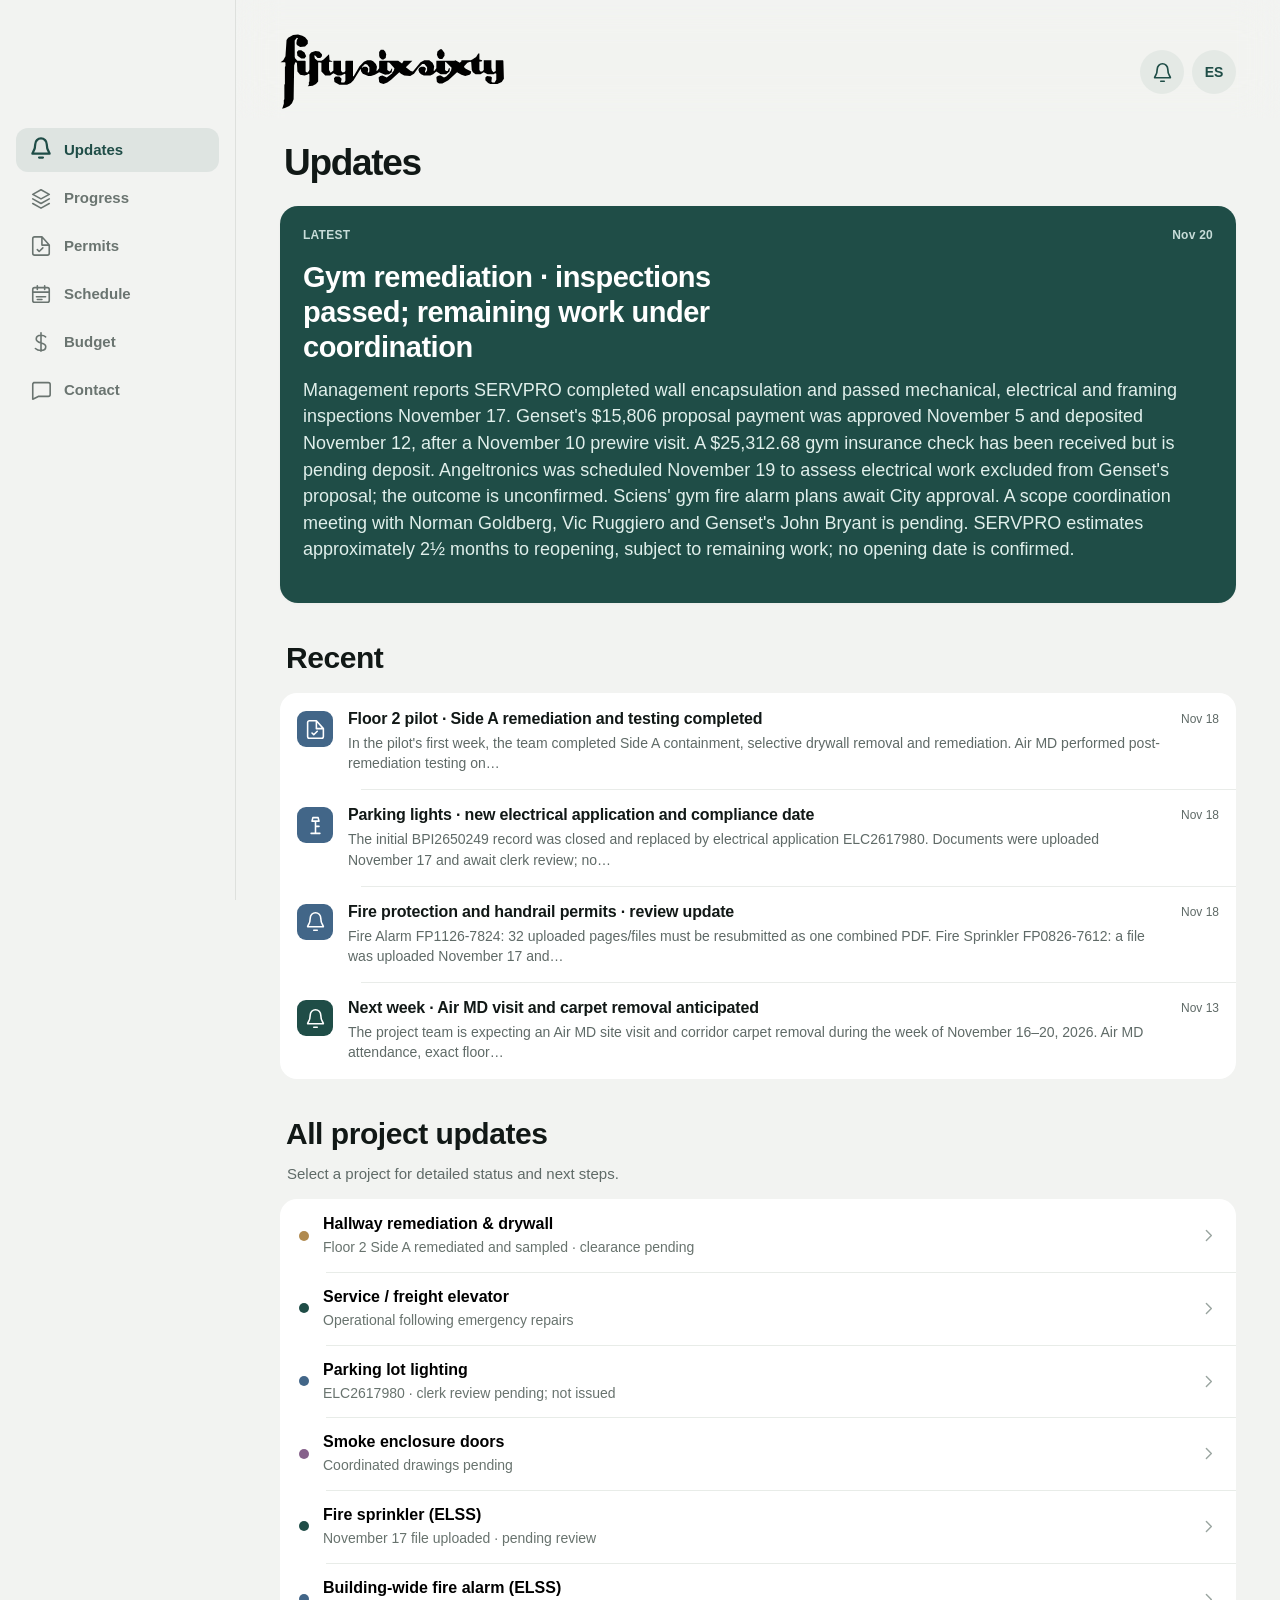
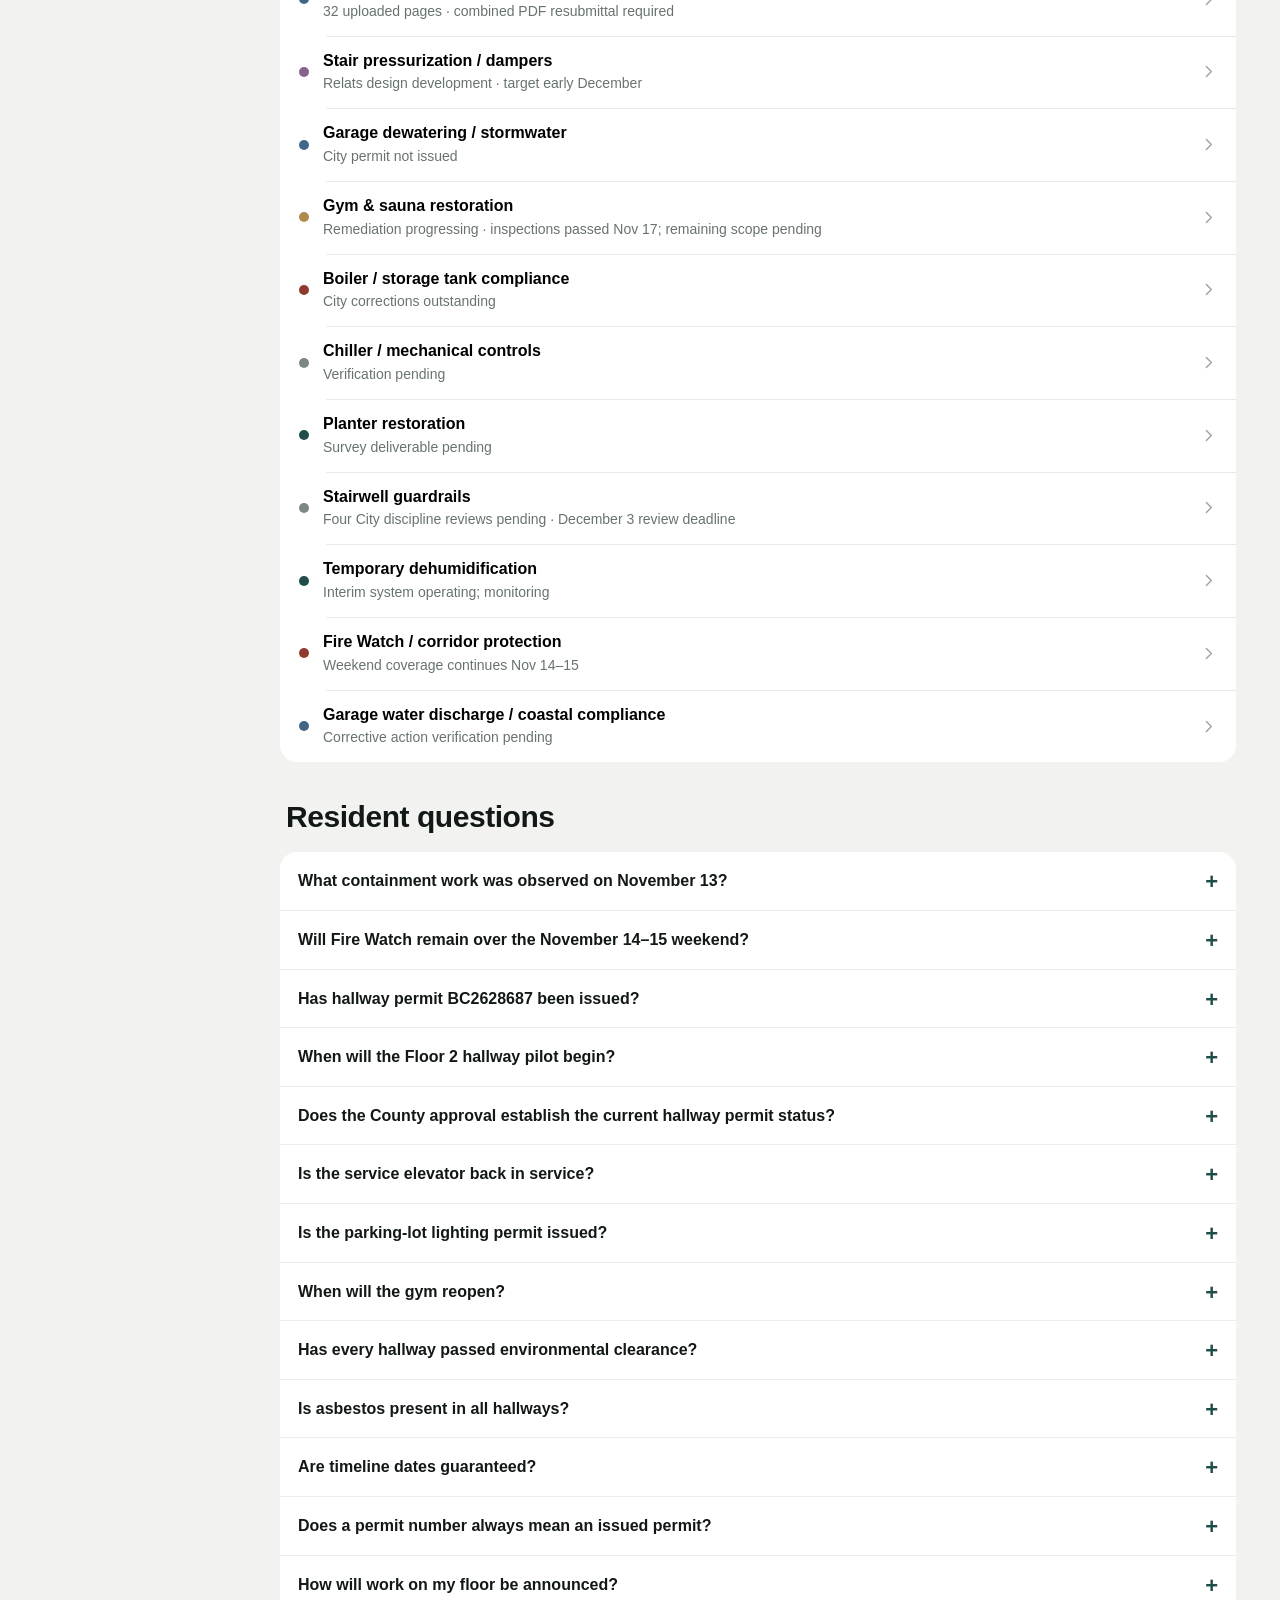
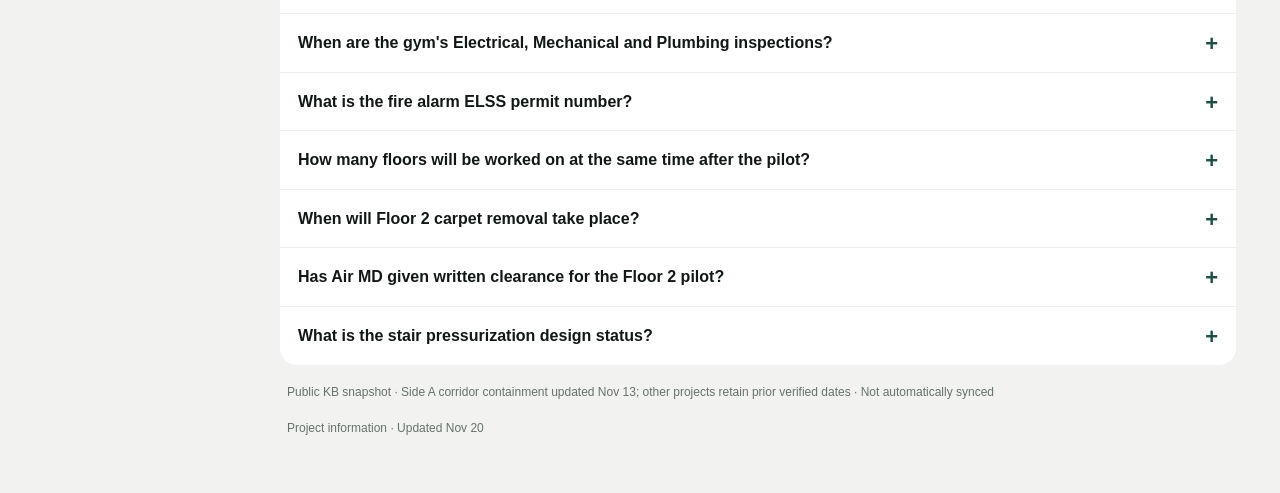
<file: index.html>
<!doctype html>
<html lang="en">
<head>
<meta charset="utf-8"><meta name="viewport" content="width=device-width,initial-scale=1,viewport-fit=cover">
<meta name="theme-color" content="#F2F3F1"><meta name="apple-mobile-web-app-capable" content="yes">
<meta name="apple-mobile-web-app-status-bar-style" content="default"><meta name="apple-mobile-web-app-title" content="5660 Collins">
<meta name="description" content="Resident updates, 3D project progress, permits, schedule and contacts at 5660 Collins Avenue.">
<link rel="manifest" href="./manifest.webmanifest"><link rel="icon" href="./icons/icon-192.png">
<link rel="apple-touch-icon" href="./icons/apple-touch-icon.png">
<link rel="stylesheet" href="./assets/resident-ios.css?v=20261029-android-reference17">
<script src="./assets/resident-ios.js?v=20261118-pilot-and-permit-updates-v14" defer></script>
<title>5660 Collins · Resident Progress</title>
<style>
#tab-schedule #scheduleSegment,#tab-schedule #timelinePanel,#tab-schedule #milestonePanel,#tab-schedule>.quiet-foot{display:none!important}
.master-schedule{background:#fff;border-radius:20px;padding:17px;margin:0 0 20px;color:#15251f}.ms-top{display:flex;justify-content:space-between;gap:8px;align-items:center}.ms-top strong{font-size:18px;display:block}.ms-top small{display:block;color:#66756f;margin-top:5px}.ms-pill{font-size:11px;border-radius:20px;padding:6px 10px;background:#f3efe7;color:#816233}.ms-tabs{display:flex;gap:4px;background:#eef1ee;padding:4px;border-radius:12px;margin:17px 0}.ms-tabs button{flex:1;border:0;border-radius:9px;background:transparent;padding:10px 5px;color:#50635b;font-weight:700;font-size:13px}.ms-tabs button.on{background:#fff;color:#1d4e44;box-shadow:0 1px 4px #0001}.ms-controls{display:flex;justify-content:space-between;align-items:center;gap:12px;margin-bottom:16px;font-size:12px;color:#66756f}.ms-controls select{font:inherit;border:1px solid #d8dfdb;border-radius:8px;padding:6px;background:#fff;color:#183b32}.ms-item{border-top:1px solid #edf0ed;padding:12px 0}.ms-itemhead{display:flex;justify-content:space-between;gap:8px;align-items:center}.ms-itemhead strong{font-size:13px}.ms-itemhead small{font-size:12px;color:#65766e;white-space:nowrap}.ms-track{height:21px;background:#f0f2f0;border-radius:5px;position:relative;overflow:hidden;margin-top:8px}.ms-production,.ms-pilot{position:absolute;top:3px;height:15px;border-radius:4px}.ms-production{background:#23564c}.ms-pilot{background:#b58b48;z-index:1}.ms-detail{font-size:12px;color:#62736b;margin-top:7px;line-height:1.45}.ms-weeklabels{display:flex;justify-content:space-between;font-size:10px;color:#7c8982;margin:12px 0 0}.ms-key{display:flex;gap:12px;flex-wrap:wrap;font-size:11px;color:#63746c;margin-top:15px}.ms-key span{display:flex;align-items:center;gap:5px}.ms-key i{display:inline-block;width:10px;height:10px;border-radius:2px}.ms-disclaimer{font-size:11px;line-height:1.5;color:#85918a;border-top:1px solid #edf0ed;padding-top:14px;margin-top:16px}.ms-board{display:grid;grid-template-columns:repeat(2,minmax(0,1fr));gap:9px}.ms-column{background:#f3f5f3;border-radius:12px;padding:10px;min-width:0}.ms-column h3{font-size:12px;margin:0 0 9px;color:#52665c}.ms-card{background:#fff;border-radius:9px;padding:10px;margin-bottom:8px;box-shadow:0 1px 2px #0001}.ms-card strong{font-size:12px;display:block}.ms-card small{font-size:11px;color:#6a7b72;display:block;margin-top:5px}.ms-listrow{display:flex;justify-content:space-between;gap:10px;align-items:start;border-top:1px solid #edf0ed;padding:12px 0}.ms-listrow strong{font-size:13px}.ms-listrow small{display:block;color:#708077;font-size:11px;margin-top:4px}.ms-listrow b{font-size:13px;white-space:nowrap}
.my-floor-select,.my-floor-info{background:#fff;border-radius:20px;padding:18px;margin:16px 0;color:#20382b}.my-floor-top{display:flex;justify-content:space-between;gap:8px;color:#728678;font-size:10px;font-weight:750;letter-spacing:.09em}.my-floor-select label{display:block;font-size:19px;font-weight:750;margin:15px 0 9px}.my-floor-select select{display:block;width:100%;border:1px solid #dce6de;border-radius:12px;padding:13px 14px;background:#f5f8f5;color:#254d37;font:inherit;font-size:16px}.my-floor-select p{font-size:12px;color:#7a8c80;margin:12px 0 0}.my-floor-info-head{display:flex;justify-content:space-between;gap:10px;align-items:center}.my-floor-info-head small{font-size:10px;color:#778c7b;letter-spacing:.09em}.my-floor-info h2{font-size:23px;margin:6px 0}.my-floor-status{font-size:10px;background:#f0f4f0;color:#5e7967;border-radius:18px;padding:8px}.my-floor-status-row{padding:13px 0;border-top:1px solid #edf0ed}.my-floor-status-row strong{font-size:14px}.my-floor-status-row p{font-size:13px;color:#6d8174;line-height:1.5;margin:6px 0 0}.my-floor-foot{font-size:11px;color:#87978b;line-height:1.5;margin-bottom:0}#tab-progress .sequence-card{margin:12px 0 15px;padding:15px 16px;border-radius:20px}#tab-progress .sequence-head{gap:10px;align-items:center}#tab-progress .sequence-copy h2{font-size:17px;line-height:1.2;margin:0 0 4px}#tab-progress .sequence-copy p{font-size:12px;line-height:1.35;margin:0}#tab-progress .sequence-controls{flex-shrink:0}#tab-progress .sequence-controls button{width:38px;height:38px;min-width:38px}#tab-progress .sequence-controls .play-primary{width:52px;height:52px;min-width:52px}#tab-progress .sequence-stage-note{font-size:12px;margin:8px 0 4px}#tab-progress .sequence-card input[type=range]{margin:8px 0 0}.floor-play-console{background:#fff;border-radius:24px;padding:16px;margin:14px 0;box-shadow:0 4px 24px rgba(30,65,46,.045)}#tab-progress .floor-play-console .my-floor-select{padding:0;margin:0;background:transparent;border-radius:0}#tab-progress .floor-play-console .my-floor-select label{font-size:15px;margin:11px 0 7px}#tab-progress .floor-play-console .my-floor-select select{padding:12px 14px;border:1px solid #d7e3db;background:#f5f8f5;border-radius:13px}#tab-progress .floor-play-console .my-floor-select p{margin:8px 0 0;font-size:11px}#tab-progress .floor-play-console .sequence-card{background:#f3f7f3;border:1px solid #e7eee8;border-radius:17px;margin:14px 0 0;padding:13px 12px}#tab-progress .floor-play-console .sequence-copy h2{font-size:15px;letter-spacing:-.02em}#tab-progress .floor-play-console .sequence-controls{gap:6px}#tab-progress .floor-play-console .sequence-controls button{width:35px;height:35px;min-width:35px}#tab-progress .floor-play-console .sequence-controls .play-primary{width:49px;height:49px;min-width:49px;box-shadow:0 4px 12px #1c5a432b}#tab-progress .floor-play-console .sequence-stage-note{margin:7px 0 4px}.sequence-mini-dock{display:none;position:fixed;bottom:calc(76px + env(safe-area-inset-bottom,0px));left:50%;transform:translateX(-50%);z-index:90;align-items:center;gap:8px;background:rgba(255,255,255,.97);border:1px solid #dfe8e0;box-shadow:0 10px 30px #123c2526;border-radius:999px;padding:8px 12px;max-width:calc(100vw - 32px);backdrop-filter:blur(16px)}.sequence-mini-dock.visible{display:flex}.sequence-mini-dock .mini-floor{font-size:12px;font-weight:700;color:#244a35;white-space:nowrap;padding:0 8px}.sequence-mini-dock button{width:36px;height:36px;border:0;border-radius:50%;background:#edf2ed;color:#244735;font-size:23px;cursor:pointer}.sequence-mini-dock .mini-play{background:#205a4b;color:white;width:45px;height:45px;font-size:18px}@media(max-width:420px){#tab-progress .floor-play-console .sequence-head{gap:6px}#tab-progress .floor-play-console .sequence-copy{min-width:0}#tab-progress .floor-play-console .sequence-copy h2{font-size:14px}#tab-progress .floor-play-console .sequence-copy p{font-size:10px}#tab-progress .floor-play-console .sequence-controls{gap:4px}}</style><style>.floor-sim-status{background:#edf3ef;border-radius:12px;padding:12px;margin-bottom:10px;display:grid;gap:5px}.floor-sim-status strong{font-size:13px;color:#1d4e44}.floor-sim-status small,.floor-sim-muted{font-size:12px;color:#718078;line-height:1.5}.floor-sim-summary{background:#fff;border-radius:20px;padding:17px;margin:18px 0 24px}.floor-sim-summary h3{font-size:19px;margin:0 0 7px}.floor-sim-row{display:flex;justify-content:space-between;gap:10px;border-bottom:1px solid #edf0ed;padding:9px 0;font-size:13px}.floor-sim-row b{white-space:nowrap;color:#24594e}.floor-sim-active{display:flex;flex-wrap:wrap;gap:7px;margin-top:14px}.floor-sim-active span{font-size:11px;background:#eef2ef;color:#26584d;border-radius:8px;padding:7px 9px}</style><style>.trade-seq-intro{font-size:13px;color:#697a71;padding:12px 15px}.trade-seq-row{padding:15px;border-top:1px solid #e8ece9}.trade-seq-active{background:#f7faf8}.trade-seq-head{display:flex;justify-content:space-between;align-items:start;gap:10px}.trade-seq-head strong{font-size:14px;color:#193e34}.trade-seq-head span{font-size:10px;color:#6c7b72;text-align:right;max-width:110px}.trade-seq-where{font-size:13px;font-weight:700;color:#356b59;margin-top:7px}.trade-seq-row p{font-size:13px;line-height:1.4;margin:6px 0;color:#3d5148}.trade-seq-row small{font-size:11px;color:#85918a}</style><style>
/* Compact resident updates typography */
#tab-schedule .gantt-bar.pilot{background:#b58b48!important}
#tab-updates>h1{font-size:clamp(29px,8vw,37px)!important;line-height:1.12!important}
#tab-updates .feature-card{padding:22px 23px!important}
#tab-updates .feature-meta{font-size:12px!important;letter-spacing:.02em}
#tab-updates #featureTitle{font-size:clamp(23px,6vw,29px)!important;line-height:1.2!important;margin-top:17px!important}
#tab-updates #featureBody{font-size:clamp(15px,4.2vw,18px)!important;line-height:1.48!important}
#tab-updates .section-heading{font-size:clamp(24px,6vw,30px)!important}
#tab-updates .row-copy strong{font-size:16px!important;line-height:1.3!important}
#tab-updates .row-copy small{font-size:14px!important;line-height:1.45!important}
#tab-updates .row-date{font-size:12px!important}
#tab-updates .feature-pill{display:none!important}
</style><style>
/* Unified iOS-style header actions: compact, aligned, matching surfaces */
.app-top{display:flex!important;align-items:center!important;justify-content:space-between!important;column-gap:0!important}
.app-top #collins-header-actions{display:flex!important;align-items:center!important;justify-content:flex-end!important;gap:8px!important;margin-left:auto!important;flex-shrink:0!important}
.app-top #collins-push-control{display:flex!important;align-items:center!important;justify-content:center!important;margin:0!important;padding:0!important;flex:0 0 44px!important}
.app-top #collins-push-control button,.app-top #topAction{width:44px!important;height:44px!important;min-width:44px!important;min-height:44px!important;border:0!important;border-radius:50%!important;background:#e4e9e5!important;color:#1f4d47!important;box-shadow:none!important;display:flex!important;align-items:center!important;justify-content:center!important;padding:0!important;font-size:14px!important;font-weight:700!important;line-height:1!important}
.app-top #collins-push-control button svg{width:21px;height:21px}
</style>
<script src="./assets/push-config.js?v=1"></script>
<script src="https://cdn.onesignal.com/sdks/web/v16/OneSignalSDK.page.js" defer></script>
<script src="./assets/push-client.js?v=3" defer></script>
<style id="planPlaybackStyle">#tab-progress .model-picture{position:relative}#tab-progress .model-inline-playback{position:absolute;left:50%;bottom:15px;transform:translateX(-50%);z-index:8;display:flex;align-items:center;gap:8px;padding:7px 11px;background:rgba(255,255,255,.96);border:1px solid #e1e8e5;border-radius:999px;box-shadow:0 4px 18px #132b2920;white-space:nowrap}#tab-progress .model-inline-playback button{border:0;border-radius:50%;width:42px;height:42px;background:#edf2ef;color:#244d46;font-size:26px;display:grid;place-items:center;cursor:pointer}#tab-progress .model-inline-playback .plan-play{width:49px;height:49px;background:#1d5047;color:white;font-size:20px}#tab-progress #planWeek{font-size:12px;color:#526a63;font-weight:650;padding-right:5px}#tab-progress .sequence-mini-dock{display:none!important}#tab-progress .model-expand{bottom:20px;right:12px}@media(max-width:380px){#tab-progress .model-inline-playback{gap:4px;padding:5px}#tab-progress .model-inline-playback button{width:35px;height:35px}#tab-progress .model-inline-playback .plan-play{width:43px;height:43px}}</style><style id="retire-stale-floor-overview">#myFloorInfo,.my-floor-info{display:none!important}</style><style id="progress-model-first">
/* The global app header remains available on other tabs; Progress opens on the model. */
#tab-progress #heading-progress{display:none!important}
#tab-progress{padding-top:4px!important}
#tab-progress #progressSegment{margin-top:0!important;margin-bottom:8px!important}
#tab-progress #modelPicture{margin-top:0!important}
#tab-progress #reconstructionFrame{border-radius:22px!important}
</style><style id="progress-expand-mobile-fix">
#tab-progress #modelPicture{position:relative!important}
#tab-progress #modelExpand{position:absolute!important;top:auto!important;bottom:16px!important;right:16px!important;z-index:30!important;width:42px!important;height:42px!important;border-radius:14px!important}
@media(max-width:560px){#tab-progress #modelPicture{margin-top:0!important}#tab-progress #reconstructionFrame{width:100%!important}}
</style><style id="app-motion">
@keyframes appFadeUp{from{opacity:0;transform:translateY(14px)}to{opacity:1;transform:none}}
@keyframes appGrow{from{transform:scaleX(0)}to{transform:scaleX(1)}}
.screen:not([hidden])>*{animation:appFadeUp .5s cubic-bezier(.2,.8,.2,1) both}
.screen:not([hidden])>*:nth-child(2){animation-delay:.05s}.screen:not([hidden])>*:nth-child(3){animation-delay:.1s}.screen:not([hidden])>*:nth-child(4){animation-delay:.15s}.screen:not([hidden])>*:nth-child(5){animation-delay:.2s}.screen:not([hidden])>*:nth-child(n+6){animation-delay:.25s}
.screen:not([hidden]) article,.screen:not([hidden]) li{animation:appFadeUp .45s cubic-bezier(.2,.8,.2,1) both}
.screen:not([hidden]) li:nth-child(2),.screen:not([hidden]) article:nth-child(2){animation-delay:.04s}.screen:not([hidden]) li:nth-child(3),.screen:not([hidden]) article:nth-child(3){animation-delay:.08s}.screen:not([hidden]) li:nth-child(n+4),.screen:not([hidden]) article:nth-child(n+4){animation-delay:.12s}
.collins-bottom-nav a,nav a,button{transition:transform .15s ease,color .25s,background-color .25s,opacity .25s}
button:active,nav a:active{transform:scale(.96)}
@media (prefers-reduced-motion:reduce){*,*::before,*::after{animation:none!important;transition:none!important}}
</style><link rel="stylesheet" href="./assets/premium-motion.css?v=preview20261118">
<script src="./assets/premium-motion.js?v=preview20261118" defer></script>
</head>
<body>
<svg xmlns="http://www.w3.org/2000/svg" aria-hidden="true" class="svg-defs">
<symbol id="ic-bell" viewBox="0 0 24 24"><path d="M18 8a6 6 0 0 0-12 0c0 7-3 8-3 10h18c0-2-3-3-3-10M10 22h4"/></symbol>
<symbol id="ic-layers" viewBox="0 0 24 24"><path d="m12 3 9 5-9 5-9-5 9-5Zm-9 10 9 5 9-5M3 18l9 5 9-5"/></symbol>
<symbol id="ic-permits" viewBox="0 0 24 24"><path d="M13 2H5a2 2 0 0 0-2 2v16a2 2 0 0 0 2 2h14a2 2 0 0 0 2-2v-9l-8-9ZM13 2v9h8M8 16l2 2 4-4"/></symbol>
<symbol id="ic-cal" viewBox="0 0 24 24"><rect x="3" y="5" width="18" height="16" rx="2"/><path d="M8 3v4M16 3v4M3 10h18M7 15h10M8 18h5"/></symbol>
<symbol id="ic-chat" viewBox="0 0 24 24"><path d="M4 4h16a2 2 0 0 1 2 2v11a2 2 0 0 1-2 2H9l-6 3V6a2 2 0 0 1 2-2Z"/></symbol>
<symbol id="ic-chevron" viewBox="0 0 24 24"><path d="m9 5 7 7-7 7"/></symbol>
<symbol id="ic-search" viewBox="0 0 24 24"><circle cx="10.7" cy="10.7" r="6.7"/><path d="m16 16 5 5"/></symbol>
<symbol id="ic-elevator" viewBox="0 0 24 24"><rect x="5" y="2" width="14" height="20" rx="2"/><path d="m12 5-2 2h4l-2-2Zm0 14 2-2h-4l2 2ZM9 10h6v4H9z"/></symbol>
<symbol id="ic-lamp" viewBox="0 0 24 24"><path d="M7 21h10M12 21V7M8 7h8l-1-4H9zM12 13h4"/></symbol>
<symbol id="ic-door" viewBox="0 0 24 24"><path d="M5 21V3h14v18M4 21h16M9 6h6v15M13 14h.01"/></symbol>
<symbol id="ic-gym" viewBox="0 0 24 24"><path d="M3 9v6M6 7v10M9 10v4M9 12h6M15 10v4M18 7v10M21 9v6"/></symbol>
<symbol id="ic-phone" viewBox="0 0 24 24"><path d="M22 16v4a2 2 0 0 1-2 2C10 22 2 14 2 4a2 2 0 0 1 2-2h4l2 5-3 3a16 16 0 0 0 7 7l3-3 5 2z"/></symbol>
<symbol id="ic-mail" viewBox="0 0 24 24"><rect x="2" y="4" width="20" height="16" rx="2"/><path d="m3 6 9 7 9-7"/></symbol>
<symbol id="ic-headphones" viewBox="0 0 24 24"><path d="M3 14v-3a9 9 0 0 1 18 0v3M3 14v5h4v-6H3M21 14v5h-4v-6h4"/></symbol>
<symbol id="ic-wrench" viewBox="0 0 24 24"><path d="M21 7a6 6 0 0 1-8 6L6 20a3 3 0 0 1-4-4l7-7a6 6 0 0 1 8-8l-4 4 4 4 4-4z"/></symbol>
<symbol id="ic-expand" viewBox="0 0 24 24"><path d="M9 3H3v6M3 3l7 7M15 21h6v-6M21 21l-7-7"/></symbol>
<symbol id="ic-play" viewBox="0 0 24 24"><path d="m8 5 11 7-11 7z"/></symbol>
<symbol id="ic-pause" viewBox="0 0 24 24"><path d="M8 5v14M16 5v14"/></symbol>
<symbol id="ic-back" viewBox="0 0 24 24"><path d="m18 6-8 6 8 6M6 6v12"/></symbol>
<symbol id="ic-forward" viewBox="0 0 24 24"><path d="m6 6 8 6-8 6M18 6v12"/></symbol>
<symbol id="ic-share" viewBox="0 0 24 24"><path d="M12 16V2m-5 5 5-5 5 5M4 12v9h16v-9"/></symbol>
<symbol id="ic-check" viewBox="0 0 24 24"><path d="m5 12 5 5L20 7"/></symbol>
<symbol id="ic-close" viewBox="0 0 24 24"><path d="M5 5l14 14M19 5 5 19"/></symbol>
</svg>
<div class="app-shell">
<header class="app-top"><svg xmlns="http://www.w3.org/2000/svg" viewBox="0 0 413 140" role="img" aria-label="fiftysixsixty" style="display:block;width:clamp(155px,42vw,225px);height:auto;max-height:82px"><path fill="#000" fill-rule="evenodd" d="M34,30 31,33 32,40 39,45 45,45 48,41 45,34 39,30Z M185,29 182,33 182,40 183,43 187,47 190,47 194,44 195,37 193,32 190,29Z M294,28 289,32 288,38 290,43 293,46 298,46 302,40 302,35 297,28Z M1,52 9,52 10,53 10,59 9,60 9,92 8,93 8,120 7,121 7,128 4,137 9,136 17,132 22,127 25,120 26,58 28,52 31,53 32,69 37,75 45,76 50,75 52,73 54,74 54,87 53,88 53,93 51,96 60,95 66,92 70,87 70,53 71,52 76,53 76,69 83,76 92,76 98,72 106,76 112,76 119,73 120,74 120,86 118,89 113,89 112,88 113,82 109,78 102,78 99,81 100,88 109,93 123,93 130,90 135,85 148,64 149,69 152,73 162,77 167,77 174,75 182,70 193,75 200,74 205,70 206,72 196,80 188,76 184,77 181,80 182,88 184,90 190,92 197,89 204,84 219,70 222,73 228,76 239,77 246,73 254,62 255,63 254,66 256,71 259,74 264,76 276,76 281,74 287,69 295,74 305,74 311,69 312,71 305,78 301,80 295,76 292,76 288,78 287,80 288,88 292,91 298,91 309,85 325,70 333,75 340,77 348,75 350,73 351,69 341,64 338,61 338,59 344,53 349,51 351,52 352,66 354,70 359,74 368,74 374,70 381,74 392,74 395,72 397,73 397,84 394,89 390,89 388,87 389,80 387,78 380,77 377,80 377,85 382,90 386,92 399,92 407,88 411,82 410,49 409,48 396,48 396,68 392,70 389,67 388,62 388,48 374,48 374,66 371,69 368,69 366,66 366,51 371,50 371,48 366,47 366,36 364,36 360,42 353,47 350,48 333,48 333,50 330,53 322,48 320,49 287,49 287,63 283,68 282,67 283,59 280,53 274,48 265,48 258,52 244,69 240,68 231,61 243,49 227,49 224,54 217,49 183,49 182,50 182,63 178,68 177,67 178,60 176,55 171,50 167,48 160,48 154,51 146,59 135,78 134,77 134,49 121,49 120,50 120,68 118,70 114,70 112,67 112,49 98,49 98,67 93,71 90,66 90,52 91,51 96,51 96,50 91,48 90,37 80,47 76,49 69,49 64,45 63,40 64,39 69,44 74,44 77,41 77,37 72,32 65,31 57,34 54,38 54,65 53,68 50,71 47,69 47,50 46,49 32,49 28,45 27,42 27,12 31,7 33,8 31,11 30,17 31,20 37,24 46,23 51,18 51,12 46,6 41,3 33,1 24,2 15,7 12,11 10,41 6,48Z M254,62 255,61 256,62 255,63Z M261,55 265,55 270,61 270,67 267,71 266,69 268,64 266,61 264,60 259,60 256,62 255,61Z M156,55 160,56 164,61 164,69 162,71 161,70 162,64 160,61 158,60 153,60 151,62 150,61Z M198,52 201,53 210,63 209,67 206,71 205,70 206,64 204,64 204,66 201,69 197,66 197,53Z M304,51 315,62 314,67 312,70 311,69 312,63 310,63 308,68 305,68 303,66 303,52Z"/></svg><button id="topAction" class="top-action" type="button" aria-label="Switch language">ES</button></header>
<main id="main" tabindex="-1">
<section id="tab-updates" class="screen current" data-tab="updates" aria-labelledby="heading-updates">
<h1 id="heading-updates" data-t="updates">Updates</h1>
<div class="feature-card" id="featured"><div class="feature-meta"><span data-t="latest">LATEST</span><time id="featureDate">Nov 18</time></div><h2 id="featureTitle">Floor 2 pilot · Side A remediation and testing completed</h2><p id="featureBody">Side A containment, drywall removal and remediation were completed; Air MD tested November 16. Written clearance is expected November 19 but remains pending. Framing inspection and its approval must precede drywall installation.</p></div>
<h2 class="section-heading" data-t="recent">Recent</h2>
<div class="group-list" id="recentList" aria-live="polite"><div class="empty">Loading current project updates…</div></div>
<h2 class="section-heading" data-t="allprojects">All project updates</h2>
<p class="quiet-intro" data-t="projectexplainer">Select a project for the latest documented status and next step.</p>
<div class="group-list" id="projectList"><div class="empty">Loading project information…</div></div>
<h2 class="section-heading" data-t="questions">Resident questions</h2>
<div class="group-list faq-list" id="faqList"></div>
<p class="quiet-foot" id="kbFoot">Resident-safe KB snapshot · Nov 18, 2026 · Not a live City or Google Drive feed.</p>
<p class="quiet-foot" id="updateFoot">Project information · Updated Nov 18, 2026</p>
</section>
<section id="tab-progress" class="screen" data-tab="progress" aria-labelledby="heading-progress" hidden>
<h1 id="heading-progress" data-t="progress">Progress</h1>
<div class="segmented" id="progressSegment" role="tablist" aria-label="Model view"><button class="active" data-view="building" type="button" role="tab" aria-selected="true">Hallway Remediation</button><button data-view="storm" type="button" role="tab" aria-selected="false" data-t="storm">Storm drains</button></div>
<div class="floor-play-console"><div class="my-floor-select" id="myFloorSelect"><div class="my-floor-top"><span>MY FLOOR</span><span>Personalized progress</span></div><label for="myFloorNumber">Select your floor</label><select id="myFloorNumber" aria-label="Select your floor"><option value="PH">Penthouse</option><option value="21" >Floor 21</option><option value="20" >Floor 20</option><option value="19" selected>Floor 19</option><option value="18" >Floor 18</option><option value="17" >Floor 17</option><option value="16" >Floor 16</option><option value="15" >Floor 15</option><option value="14" >Floor 14</option><option value="12" >Floor 12</option><option value="11" >Floor 11</option><option value="10" >Floor 10</option><option value="9" >Floor 9</option><option value="8" >Floor 8</option><option value="7" >Floor 7</option><option value="6" >Floor 6</option><option value="5" >Floor 5</option><option value="4" >Floor 4</option><option value="3" >Floor 3</option><option value="2" >Floor 2</option></select><p id="myFloorIntro">Floor 19 · Corridor and life-safety updates</p></div>
<div class="sequence-card"><div class="sequence-head"><div class="sequence-copy"><h2 id="sequenceTitle">Hallway planning</h2><p id="sequenceSubtitle">Planning step 1 of 5 · Floor 2</p></div><div class="sequence-controls"><button id="sequenceBack" type="button" aria-label="Previous stage"><svg><use href="#ic-back"/></svg></button><button id="sequencePlay" class="play-primary" type="button" aria-label="Play planning steps"><svg><use href="#ic-play"/></svg></button><button id="sequenceForward" type="button" aria-label="Next stage"><svg><use href="#ic-forward"/></svg></button></div></div><p id="scenarioStatus" class="sequence-stage-note" aria-live="polite"></p><input id="sequenceRange" type="range" min="0" max="34" step="1" value="0" aria-label="Planning sequence step"></div>
</div><div class="sequence-mini-dock" id="sequenceMiniDock" aria-label="Sequence quick controls"><span class="mini-floor" id="miniFloorLabel">Floor 19</span><button type="button" id="miniBack" aria-label="Previous sequence step">‹</button><button type="button" id="miniPlay" class="mini-play" aria-label="Play sequence">▶</button><button type="button" id="miniForward" aria-label="Next sequence step">›</button></div><div class="model-card">
<div class="model-picture" id="modelPicture">
<div class="model-label"><span class="small-dot"></span><span data-t="planning">Planning scenario</span></div>
<div id="modelLoading" class="model-loading"><span class="loader"></span><strong>Loading real 3D floor geometry…</strong><small>Interactive building model · Relats floor references</small></div>
<iframe id="realModelFrame" title="Interactive 3D building and corridor model" aria-label="Interactive construction planning visualization" allow="fullscreen" loading="lazy"></iframe>
<div class="model-inline-playback" role="group" aria-label="Construction sequence playback"><button type="button" id="planBack" aria-label="Previous week">‹</button><button type="button" id="planPlay" class="plan-play" aria-label="Play construction sequence">▶</button><button type="button" id="planForward" aria-label="Next week">›</button><span id="planWeek">0 / 34</span></div>
<button class="model-expand" id="modelExpand" type="button" aria-label="Expand interactive 3D model"><svg><use href="#ic-expand"/></svg></button>
</div></div>

<h2 class="section-heading" id="floorHeading">Trade activity &amp; locations</h2><div class="group-list" id="floorTasks"></div><p class="quiet-foot">Trade-by-trade planning scenario; permit-dependent work is not authorized or reported as completed.</p>
<p class="quiet-foot" data-t="modelnote">3D visualization is conceptual. The sequence does not represent completed or authorized field work.</p>
</section>
<section id="tab-permits" class="screen" data-tab="permits" aria-labelledby="heading-permits" hidden>
<h1 id="heading-permits" data-t="permits">Permits</h1>
<label class="search-field"><svg><use href="#ic-search"/></svg><input type="search" id="permitSearch" placeholder="Search permit or scope" autocomplete="off" aria-label="Search permit or scope"></label>
<div class="permit-summary"><div class="summary-line"><strong id="issuedNum">4</strong><span id="permitSumText">of 19 permits issued or approved</span></div><div class="status-track"><span class="track-issued" style="flex:4"></span><span class="track-review" style="flex:7"></span><span class="track-not" style="flex:6"></span><span class="track-verify" style="flex:2"></span></div><div class="status-labels"><span id="issuedLabel">4 issued</span><span id="reviewLabel">8 in review</span><span id="notLabel">5 not filed</span><span id="verifyLabel">2 to verify</span></div></div>
<div class="segmented permit-filters" role="tablist" aria-label="Permit status"><button data-filter="review" class="active" type="button" role="tab" aria-selected="true" data-t="review">Review</button><button data-filter="issued" type="button" role="tab" aria-selected="false" data-t="issued">Issued</button><button data-filter="notfiled" type="button" role="tab" aria-selected="false" data-t="notfiled">Not filed</button><button data-filter="all" type="button" role="tab" aria-selected="false" data-t="all">All</button></div>
<div class="group-list permit-list" id="permitList" aria-live="polite"><div class="empty">Loading permit register…</div></div>
<p class="quiet-foot" id="permitFoot">Updated Nov 3 · Dates are estimates; application numbers do not mean permit issuance.</p>
</section>
<section id="tab-schedule" class="screen" data-tab="schedule" aria-labelledby="heading-schedule" hidden>
<h1 id="heading-schedule" data-t="schedule">Schedule</h1>

<div class="resident-floor-module" style="background:#fff;border-radius:20px;padding:20px;margin:0 0 22px;color:#14241f">
  <div id="residentFloorKicker" style="font-size:12px;letter-spacing:.08em;color:#66756f;font-weight:700">HALLWAY RESTORATION · RESIDENT INFORMATION</div>
  <h2 id="residentFloorTitle" style="font-size:25px;line-height:1.2;margin:10px 0 8px">Your floor schedule</h2>
  <p id="residentFloorIntro" style="color:#66756f;margin:0 0 18px;font-size:15px">Select your floor for documented status and conditional next steps.</p>
  <label id="residentFloorSelectLabel" for="residentFloor" style="display:block;font-weight:700;margin-bottom:8px">Select floor</label>
  <select id="residentFloor" style="width:100%;padding:14px;border:1px solid #d7ddda;border-radius:12px;background:#f5f6f4;color:#14241f;font:inherit"></select>
  <div style="background:#f3f5f3;border-radius:14px;padding:16px;margin-top:16px">
    <div id="residentFloorHeading" style="font-weight:750;font-size:20px">Floor 2</div>
    <p id="residentFloorStatus" style="font-weight:700;font-size:14px;margin:8px 0;color:#8a6727">Two-week pilot planned · start not confirmed</p>
    <div id="residentRemediationLabel" style="margin-top:12px;font-weight:700">Hallway remediation</div>
    <p id="residentRemediationText" style="margin:4px 0 12px;color:#53645d;font-size:14px">Two-week pilot on Floor 2 only; November 9 is a tentative start, not proof work began.</p>
    <div id="residentDrywallLabel" style="font-weight:700">Drywall reconstruction</div>
    <p id="residentDrywallText" style="margin:4px 0 12px;color:#53645d;font-size:14px">Follows written Air MD area clearance and required inspections; no start date confirmed.</p>
    <div id="residentFinishLabel" style="font-weight:700">Finishing and painting</div>
    <p id="residentFinishText" style="margin:4px 0;color:#53645d;font-size:14px">To be scheduled after verified releases and reconstruction.</p>
  </div>
  <div id="residentFloorNotice" style="margin-top:16px;border-left:3px solid #b48c4c;padding:4px 0 4px 12px;color:#596960;font-size:14px"><strong>Resident notice:</strong> Carpet removal is tentatively targeted for Thursday, November 12, not the start of the week. Management will confirm the access window at least 48 hours in advance. Emergency exit access must remain available.</div>
</div>
<div class="master-schedule" id="gymInspectionCard" aria-live="polite" hidden></div>
<h2 class="section-heading">Building schedule</h2>
<div class="master-schedule" id="masterSchedule">
 <div class="ms-top"><div><strong>Master Construction Schedule</strong><small>Weekly planning · preliminary forecasts</small></div><span class="ms-pill">Draft</span></div>
 <div class="ms-tabs" role="tablist" aria-label="Construction schedule views"><button type="button" class="on" data-msview="gantt">Gantt</button><button type="button" data-msview="list">List</button><button type="button" data-msview="kanban">Kanban</button></div>
 <div class="ms-controls"><label>Window <select id="msWindow"><option value="12">12 weeks</option><option value="26" selected>26 weeks</option><option value="52">52 weeks</option></select></label><span>W1 = Oct 26–Nov 1 · Floor 2 target begins W3; other starts TBD</span></div>
 <div id="msContent" aria-live="polite"></div>
 <div class="ms-key"><span><i style="background:#b58b48"></i> Pilot / calibration</span><span><i style="background:#23564c"></i> Field production</span><span><i style="background:#d7dcd9"></i> Not scheduled</span></div>
 <p class="ms-disclaimer">Preliminary planning schedule, not a guaranteed construction calendar. Only the two-week Floor 2 pilot has a target start (November 9), conditional on contractor and Management release, access, Fire Watch and environmental controls. The issued corridor permit does not itself establish work commencement. The team will review production and Air MD clearance before assigning any dates to other floors; no automatic three-floor rollout is approved. All other workstreams and durations remain subject to their own permits and verification.</p>
</div>
<div class="segmented" id="scheduleSegment" role="tablist" aria-label="Schedule view"><button class="active" data-schedule="timeline" type="button" role="tab" aria-selected="true" data-t="timeline">Timeline</button><button data-schedule="milestones" type="button" role="tab" aria-selected="false" data-t="milestones">Milestones</button></div>
<div id="timelinePanel"><div class="timeline-card"><div class="timeline-scroll"><div class="timeline-grid" id="timelineGrid"></div></div><div class="timeline-legend"><span><b class="legend-dot issued"></b><span data-t="permitissued">Permit issued</span></span><span><b class="legend-dot review"></b><span data-t="permitreview">Permit in review</span></span><span><b class="legend-dot notfiled"></b><span data-t="permitnotfiled">Not filed</span></span><span><i class="legend-today"></i><span data-t="today">Today</span></span><span><b class="legend-dot pilot" style="background:#b58b48"></b><span id="pilotLegendText">Floor 2 pilot · tentative</span></span></div></div></div>
<div id="milestonePanel"><h2 class="section-heading" data-t="nextmilestones">Next milestones</h2><div class="group-list" id="milestoneList"></div></div>
<p class="quiet-foot" data-t="schnote">Planning outlook only. Dates may shift after design reviews, permitting and contractor scheduling.</p>
</section>
<section id="tab-contact" class="screen" data-tab="contact" aria-labelledby="heading-contact" hidden>
<h1 id="heading-contact" data-t="contact">Contact</h1>
<div class="manager-card"><div class="avatar">TP</div><div><strong data-t="buildingmgmt">Building Management</strong><p>Tiana Paige, LCAM, Manager</p><p data-t="hours">Mon to Fri, 10:00 AM to 3:00 PM</p></div></div>
<div class="group-list contact-list">
<a class="list-row link-row" href="tel:+13055315660"><span class="tile teal"><svg><use href="#ic-phone"/></svg></span><div class="row-copy"><strong data-t="call">Call the office</strong><small>305-531-5660, ext. 4</small></div><svg class="chevron"><use href="#ic-chevron"/></svg></a>
<a class="list-row link-row" href="mailto:manager@5660condo.com"><span class="tile blue"><svg><use href="#ic-mail"/></svg></span><div class="row-copy"><strong data-t="email">Email the manager</strong><small>manager@5660condo.com</small></div><svg class="chevron"><use href="#ic-chevron"/></svg></a>
<a class="list-row link-row" href="tel:+17543355660"><span class="tile gray"><svg><use href="#ic-headphones"/></svg></span><div class="row-copy"><strong data-t="infoline">Building info line</strong><small>754-335-5660, automated</small></div><svg class="chevron"><use href="#ic-chevron"/></svg></a>
<a class="list-row link-row" href="mailto:manager@5660condo.com?subject=5660%20Collins%20-%20Appointment%20Request"><span class="tile amber"><svg><use href="#ic-cal"/></svg></span><div class="row-copy"><strong data-t="appointment">Book an appointment</strong><small data-t="withmgmt">With Building Management</small></div><svg class="chevron"><use href="#ic-chevron"/></svg></a>
</div>
<h2 class="section-heading" data-t="construction">Construction</h2>
<div class="group-list"><a class="list-row link-row" href="mailto:reynaldodelcastillo@hotmail.com?subject=5660%20Collins%20-%20Building%20Issue"><span class="tile red"><svg><use href="#ic-wrench"/></svg></span><div class="row-copy"><strong data-t="report">Report a building issue</strong><small data-t="sent">Sent to Building Management</small></div><svg class="chevron"><use href="#ic-chevron"/></svg></a></div>
<div class="group-list"><a class="list-row link-row" href="mailto:douglas@stonebldg.com"><span class="tile" style="background:#fff;overflow:hidden"><img src="./assets/stone-logo.png" alt="Stone Building Solutions logo" style="width:100%;height:100%;object-fit:contain;display:block"></span><div class="row-copy"><strong>Stone Building Solutions</strong><small>douglas@stonebldg.com</small></div><svg class="chevron"><use href="#ic-chevron"/></svg></a><a class="list-row link-row" href="mailto:Cristhian.Salcedo@mtdcgc.com"><span class="tile" style="background:#fff;overflow:hidden"><img src="./assets/mtd-logo.png" alt="MTD logo" style="width:100%;height:100%;object-fit:contain;display:block"></span><div class="row-copy"><strong>MTD Painting &amp; Construction</strong><small>Cristhian.Salcedo@mtdcgc.com</small></div><svg class="chevron"><use href="#ic-chevron"/></svg></a></div>
</section>
</main>
<nav class="bottom-tabs" aria-label="Main navigation">
<button class="nav-item active" data-go="updates" aria-current="page" type="button"><svg><use href="#ic-bell"/></svg><span data-t="updates">Updates</span></button>
<button class="nav-item" data-go="progress" type="button"><svg><use href="#ic-layers"/></svg><span data-t="progress">Progress</span></button>
<button class="nav-item" data-go="permits" type="button"><svg><use href="#ic-permits"/></svg><span data-t="permits">Permits</span></button>
<button class="nav-item" data-go="schedule" type="button"><svg><use href="#ic-cal"/></svg><span data-t="schedule">Schedule</span></button>
<a class="nav-item" href="./assessment.html?v=assessment-baseline-20261123-v1" aria-label="Budget financial dashboard" style="text-decoration:none"><svg viewBox="0 0 24 24" fill="none" stroke="currentColor" stroke-width="1.8" stroke-linecap="round" stroke-linejoin="round" aria-hidden="true"><path d="M12 2v20M17 6.5c-1.3-1.2-3-1.8-5-1.8-3.1 0-5.2 1.5-5.2 4.1 0 5.9 10.4 2.7 10.4 8.3 0 2.6-2.3 4.2-5.5 4.2-2.3 0-4.2-.7-5.8-2.2"/></svg><span>Budget</span></a> <button class="nav-item" data-go="contact" type="button"><svg><use href="#ic-chat"/></svg><span data-t="contact">Contact</span></button>
</nav>
</div>
<div class="sheet-backdrop" id="detailBackdrop" hidden></div>
<div class="detail-sheet" id="permitDetail" role="dialog" aria-modal="true" aria-labelledby="detailTitle" hidden><div class="sheet-handle"></div><button class="sheet-close" id="detailClose" type="button" aria-label="Close"><svg><use href="#ic-close"/></svg></button><div id="detailContents"></div></div>
<script>

(function(){
const select=document.getElementById('residentFloor');
const heading=document.getElementById('residentFloorHeading');
if(!select||!heading)return;
for(let floor=2;floor<=21;floor++){const o=document.createElement('option');o.value=String(floor);select.appendChild(o);}
const ph=document.createElement('option');ph.value='PH';select.appendChild(ph);
let saved;try{saved=localStorage.getItem('collinsResidentFloor')}catch(e){}
if(saved&&Array.from(select.options).some(o=>o.value===saved))select.value=saved;
const copy={
en:{kicker:'HALLWAY RESTORATION · RESIDENT INFORMATION',title:'Your floor schedule',intro:'Select a floor for documented status and conditional next steps.',select:'Select floor',floor:'Floor',penthouse:'Penthouse',pilot:'Two-week pilot planned · start not confirmed',other:'Awaiting Floor 2 pilot results · no confirmed start',remediation:'Hallway remediation',drywall:'Drywall reconstruction',finishing:'Finishing and painting',r2:'Floor 2 only: two-week pilot targeting November 9, subject to workfront readiness, Fire Watch and Management authorization.',ro:'No new selective drywall work date is confirmed for this floor. Later groups are conditional on the Floor 2 pilot, clearances, staffing and Fire/AHJ requirements.',d2:'Air MD sampling alone is not written clearance. Reconstruction follows area-specific written release, applicable inspections and safety requirements.',do:'Not scheduled. Future drywall work will be sequenced only after Floor 2 pilot results and required releases.',f2:'Finishing will follow completed and approved drywall work; no final finish date is confirmed.',fo:'Not scheduled for this floor.',n2:'<strong>Resident notice:</strong> Floor 2 carpet removal is tentatively targeted for Thursday, November 12, not the beginning of the week. Management will provide at least 48 hours’ notice of any access window. Contact Management for essential access; emergency egress must remain open.',no:'<strong>Resident notice:</strong> Management will announce any floor-specific start dates and access requirements when confirmed. No automatic start is scheduled for Floors 3–PH.'},
es:{kicker:'RESTAURACIÓN DE PASILLOS · INFORMACIÓN PARA RESIDENTES',title:'Cronograma de tu piso',intro:'Selecciona un piso para consultar el estado documentado y próximos pasos sujetos a confirmación.',select:'Seleccionar piso',floor:'Piso',penthouse:'Penthouse',pilot:'Piloto de dos semanas previsto · inicio sin confirmar',other:'A la espera del piloto del piso 2 · sin fecha confirmada',remediation:'Remediación de pasillos',drywall:'Reconstrucción de drywall',finishing:'Acabados y pintura',r2:'Solo piso 2: piloto de dos semanas con objetivo de inicio el 9 de noviembre, sujeto a preparación, Fire Watch y autorización de Administración.',ro:'No hay fecha confirmada de nueva demolición selectiva en este piso. Los grupos siguientes dependen del piloto, liberaciones, personal y Bomberos/AHJ.',d2:'El muestreo de Air MD no equivale a liberación escrita. La reconstrucción requiere autorización escrita por área, inspecciones y seguridad.',do:'Sin programar. La secuencia se definirá después de los resultados del piloto y liberaciones necesarias.',f2:'Los acabados siguen al drywall terminado y aprobado; no hay fecha final confirmada.',fo:'Sin programación para este piso.',n2:'<strong>Aviso para residentes:</strong> El retiro de alfombra del piso 2 está previsto tentativamente para el jueves 12 de noviembre, no para el inicio de la semana. Administración confirmará cualquier ventana de acceso con al menos 48 horas. Contacte con Administración para acceso esencial; las salidas de emergencia permanecerán disponibles.',no:'<strong>Aviso para residentes:</strong> Administración comunicará las fechas por piso y requisitos de acceso cuando se confirmen. No hay inicio automático para pisos 3–PH.'}
};
function refresh(){
 const lang=document.documentElement.lang==='es'?'es':'en',t=copy[lang],isPilot=select.value==='2';
 heading.textContent=select.value==='PH'?t.penthouse:t.floor+' '+select.value;
 for(const [id,value] of Object.entries({residentFloorKicker:t.kicker,residentFloorTitle:t.title,residentFloorIntro:t.intro,residentFloorSelectLabel:t.select,residentFloorStatus:isPilot?t.pilot:t.other,residentRemediationLabel:t.remediation,residentRemediationText:isPilot?t.r2:t.ro,residentDrywallLabel:t.drywall,residentDrywallText:isPilot?t.d2:t.do,residentFinishLabel:t.finishing,residentFinishText:isPilot?t.f2:t.fo})){const el=document.getElementById(id);if(el)el.textContent=value;}
 const note=document.getElementById('residentFloorNotice');if(note)note.innerHTML=isPilot?t.n2:t.no;
 for(const opt of select.options)opt.textContent=opt.value==='PH'?t.penthouse:t.floor+' '+opt.value;
 try{localStorage.setItem('collinsResidentFloor',select.value)}catch(e){}
}
select.addEventListener('change',refresh);
window.addEventListener('collins-language-changed',refresh);
refresh();

})();
</script>
<script>
(function(){

const projectDefs=[
{name:{en:"Hallway · Floor 2 pilot",es:"Pasillos · piloto piso 2"},weeks:2,start:2,statusKey:"Planning",status:{en:"Planned · not started",es:"Previsto · sin iniciar"},rate:{en:"Two-week pilot, November 9 target. Floor 2 only; not a promise of complete clearance or rebuild.",es:"Piloto de dos semanas, inicio objetivo 9 de noviembre. Solo piso 2; no promete clearance ni drywall completo."},permit:"BC2628687 · issued Nov 6",pilot:true},
{name:{en:"Other floors · hallway work",es:"Otros pisos · trabajos de pasillos"},weeks:null,start:null,statusKey:"Planning",status:{en:"Awaiting Floor 2 results",es:"Pendiente de resultados del piso 2"},rate:{en:"Possible groups of three simultaneous floors only after pilot productivity, Air MD and Fire/AHJ controls. Dates TBD.",es:"Posibles grupos de tres pisos simultáneos solo tras evaluar piloto, Air MD y condiciones de Bomberos/AHJ. Fechas por definir."},permit:"BC2628687 · issued Nov 6",pilot:false},
{name:{en:"Fire Sprinkler · ELSS",es:"Rociadores · ELSS"},weeks:null,start:null,statusKey:"Permitting",status:{en:"City corrections",es:"Correcciones de la Ciudad"},rate:{en:"FP0826-7612 remains subject to City approval; field rollout cannot be assigned from an expired target.",es:"FP0826-7612 pendiente de aprobación municipal; sin inicio programado confirmado."},permit:"FP0826-7612 · not verified issued",pilot:false},
{name:{en:"Fire Alarm · ELSS",es:"Alarma de incendios · ELSS"},weeks:null,start:null,statusKey:"Permitting",status:{en:"Application reference received",es:"Referencia de solicitud recibida"},rate:{en:"Sciens provided FP1126-7824; City review, master linkage and permit issuance remain unverified.",es:"Sciens proporcionó FP1126-7824; revisión, vínculo master y emisión sin verificar."},permit:"FP1126-7824 · status unverified",pilot:false},
{name:{en:"Smoke Enclosure Doors",es:"Puertas de contención de humo"},weeks:null,start:null,statusKey:"Permitting",status:{en:"Coordinated drawings pending",es:"Planos coordinados pendientes"},rate:{en:"Door installation start is not confirmed pending design and permit.",es:"No hay inicio confirmado de instalación; faltan diseño y permiso."},permit:"Permit not confirmed",pilot:false},
{name:{en:"Stair Pressurization / Extraction",es:"Presurización escaleras / extracción"},weeks:null,start:null,statusKey:"Planning",status:{en:"Engineering development",es:"Ingeniería en desarrollo"},rate:{en:"Relats design package targeted early December 2026; no construction dates or approved damper details.",es:"Relats prevé paquete de diseño a principios de diciembre 2026; sin fechas de obra ni dampers aprobados."},permit:"Design only · City status pending",pilot:false},
{name:{en:"Garage Dewatering / Stormwater",es:"Bombeo y pluvial del garaje"},weeks:null,start:null,statusKey:"Permitting",status:{en:"Permit coordination",es:"Coordinación de permiso"},rate:{en:"BC2526722 is not confirmed issued; administrative follow-up November 26.",es:"BC2526722 no está confirmado emitido; seguimiento administrativo 26 de noviembre."},permit:"BC2526722 · pending",pilot:false},
{name:{en:"Parking Lot Lighting",es:"Iluminación de estacionamientos"},weeks:null,start:null,statusKey:"Permitting",status:{en:"Initial process only",es:"Solo trámite inicial"},rate:{en:"BPI2650249 is intake only. Approximately three weeks of field installation after an issued trade permit and mobilization.",es:"BPI2650249 es solo trámite inicial. Aproximadamente tres semanas de instalación después de permiso y movilización."},permit:"BPI2650249 · not issued",pilot:false},
{name:{en:"Gym & Sauna Restoration",es:"Restauración gimnasio y sauna"},weeks:null,start:null,statusKey:"In Progress",status:{en:"Work / inspection verification",es:"Verificación de obra e inspecciones"},rate:{en:"BC2627814 issued October 1; November 3 inspection results and reopening are not verified.",es:"BC2627814 emitido el 1 de octubre; no están verificados resultados del 3 de noviembre ni reapertura."},permit:"BC2627814 · issued",pilot:false},
{name:{en:"Chiller / Controls",es:"Chiller y controles"},weeks:null,start:null,statusKey:"In Progress",status:{en:"Pump permit issued; other work to verify",es:"Permiso de bombas emitido; resto por verificar"},rate:{en:"MEC2605440, issued Nov 10, covers four 15 HP pumps only. Other controls/trade permits and inspection results are unverified.",es:"MEC2605440, emitido el 10 de noviembre, cubre solo cuatro bombas de 15 HP. Otros permisos e inspecciones sin verificar."},permit:"MEC2605440 · pumps only",pilot:false},
{name:{en:"Boiler / Storage Tank",es:"Calderas y tanque"},weeks:null,start:null,statusKey:"Permitting",status:{en:"Corrections pending",es:"Correcciones pendientes"},rate:{en:"No confirmed construction start.",es:"Sin inicio de construcción confirmado."},permit:"MEC2605382 · corrections",pilot:false},
{name:{en:"Stairwell Guardrails",es:"Barandas de escaleras"},weeks:null,start:null,statusKey:"Permitting",status:{en:"Review / corrections",es:"Revisión / correcciones"},rate:{en:"Installation not scheduled.",es:"Instalación sin programar."},permit:"BC2628393 · review",pilot:false},
{name:{en:"Planter Restoration",es:"Restauración de jardineras"},weeks:null,start:null,statusKey:"Planning",status:{en:"Engineering pending",es:"Ingeniería pendiente"},rate:{en:"Survey/engineering deliverables pending. No start confirmed.",es:"Pendiente entrega de levantamiento/ingeniería. Sin fecha confirmada."},permit:"No permit confirmed",pilot:false}
];
let view="gantt";const root=document.getElementById("masterSchedule"),out=document.getElementById("msContent");if(!root||!out)return;
const safe=s=>String(s).replace(/[&<>"']/g,c=>({"&":"&amp;","<":"&lt;",">":"&gt;",'"':"&quot;","'":"&#39;"}[c]));
function render(){const pick=v=>typeof v==="string"?v:(v?.[document.documentElement.lang]||v?.en||"");const projects=projectDefs.map(p=>({...p,name:pick(p.name),status:pick(p.status),rate:pick(p.rate)}));const pilotLegend=document.getElementById("pilotLegendText");if(pilotLegend)pilotLegend.textContent=document.documentElement.lang==="es"?"Piloto piso 2 · tentativo":"Floor 2 pilot · tentative";const n=Number(document.getElementById("msWindow").value);root.querySelectorAll("[data-msview]").forEach(b=>{const on=b.dataset.msview===view;b.classList.toggle("on",on);b.setAttribute("aria-selected",String(on))});
if(view==="list"){out.innerHTML=projects.map(p=>'<div class="ms-listrow"><div><strong>'+safe(p.name)+'</strong><small>'+safe(p.status)+' · '+safe(p.permit)+'</small><small>'+safe(p.rate)+'</small></div><b>'+(p.weeks?p.weeks+' wk':'TBD')+'</b></div>').join("");return}
if(view==="kanban"){out.innerHTML='<div class="ms-board">'+["Planning","Permitting","In Progress","Completed"].map(status=>'<div class="ms-column"><h3>'+status+' · '+projects.filter(p=>p.statusKey===status).length+'</h3>'+projects.filter(p=>p.statusKey===status).map(p=>'<div class="ms-card"><strong>'+safe(p.name)+'</strong><small>'+(p.weeks?p.weeks+' weeks':'TBD')+'</small><small>'+safe(p.permit)+'</small></div>').join("")+'</div>').join("")+'</div>';return}
out.innerHTML='<div class="ms-weeklabels"><span>W1</span><span>W'+Math.ceil(n/4)+'</span><span>W'+Math.ceil(n/2)+'</span><span>W'+Math.ceil(n*3/4)+'</span><span>W'+n+'</span></div>'+projects.map(p=>{const bar=p.start===null?'':('<span class="ms-production" style="left:'+(p.start/n*100)+'%;width:'+(Math.min(p.weeks||0,n-p.start)/n*100)+'%"></span>'+(p.pilot===false?'':'<span class="ms-pilot" style="left:'+(p.start/n*100)+'%;width:'+(100/n)+'%"></span>'));return '<div class="ms-item"><div class="ms-itemhead"><strong>'+safe(p.name)+'</strong><small>'+(p.weeks?p.weeks+' weeks':'TBD')+'</small></div><div class="ms-track">'+bar+'</div><div class="ms-detail">'+safe(p.status)+' · '+safe(p.rate)+'<br>Tentative field start · '+safe(p.permit)+'</div></div>'}).join("");
}
root.querySelectorAll("[data-msview]").forEach(b=>b.addEventListener("click",()=>{view=b.dataset.msview;render()}));document.getElementById("msWindow").addEventListener("change",render);window.addEventListener("collins-language-changed",render);render();
})();
</script><script type="application/json" id="residentKBBackup">
{
  "schemaVersion": 1,
  "version": "20261118-pilot-and-permit-updates-v14",
  "source": "November 18, 2026 Project Manager field and City-permitting coordination reports; prior November 6 issued corridor permit remains valid. This is a dated resident-safe snapshot, not a live Google Drive or City portal sync.",
  "asOf": "2026-11-18",
  "isLiveSync": false,
  "notice": "Resident-safe update as of November 18, 2026. Floor 2 Side A remediation and November 16 Air MD post-remediation testing were reported completed; written clearance and City framing inspection remain pending. Parking and ELSS application reviews are not issued permits. Management provides formal access notices. No live Google Drive or City portal sync.",
  "projects": [
    {
      "id": "corridor",
      "title": {
        "en": "Hallway remediation & drywall",
        "es": "Remediación y drywall de pasillos"
      },
      "status": {
        "en": "Floor 2 Side A remediated and sampled · clearance pending",
        "es": "Piso 2 lado A remediado y muestreado · clearance pendiente"
      },
      "summary": {
        "en": "Permit BC2628687 was issued November 6. During the first week of the Floor 2 pilot, Side A containment, selective drywall removal and remediation were completed. Air MD performed post-remediation testing Monday, November 16. Written clearance is expected Thursday, November 19, but remains pending. Earlier Floor 3 Side A containment was reported nearly complete November 13 without a later completion update. No other floor rollout is confirmed.",
        "es": "El permiso BC2628687 se emitió el 6 de noviembre. En la primera semana del piloto del piso 2 se completaron el containment, retiro selectivo del drywall y remediación del lado A. Air MD realizó el post-remediation test el lunes 16 de noviembre. Se espera el clearance escrito el jueves 19, aún pendiente. El containment del lado A del piso 3 se reportó casi completo el 13, sin confirmación posterior. No hay expansión confirmada a otros pisos."
      },
      "next": {
        "en": "Review Air MD's area-specific written clearance. Current turnaround is about three business days; possible 24–48-hour service for Side B and later tests is under discussion, not confirmed. If clearance is satisfactory, request the City framing inspection; install drywall only after its approval. Confirm Side B work and resident access separately through Management.",
        "es": "Revisar el clearance escrito de Air MD por sector. La entrega actual es de unos tres días hábiles; se conversa reducirla a 24–48 horas para el lado B y pruebas posteriores, sin confirmar. Si es satisfactorio, solicitar inspección municipal de framing; instalar drywall solo después de aprobarla. Confirmar por separado el trabajo del lado B y accesos con Administración."
      },
      "permit": "BC2628687",
      "asOf": "2026-11-18"
    },
    {
      "id": "elevator",
      "title": {
        "en": "Service / freight elevator",
        "es": "Elevador de servicio y carga"
      },
      "status": {
        "en": "Operational following emergency repairs",
        "es": "Operativo tras reparación de emergencia"
      },
      "summary": {
        "en": "VTS confirmed on October 26 that emergency corrective repairs were complete, required safety tests passed, and the service elevator had returned to operation. Remaining permanent repairs are a separate permit and work phase; no issued permit for that phase was confirmed.",
        "es": "VTS confirmó el 26 de octubre que terminaron las reparaciones de emergencia, pasaron las pruebas de seguridad y el elevador volvió a operar. Las reparaciones permanentes son una fase separada sin permiso emitido confirmado."
      },
      "next": {
        "en": "Coordinate use restrictions with Building Management and await the signed City permit package for permanent repairs.",
        "es": "Consultar restricciones con Administración y esperar el paquete firmado para el permiso de reparaciones permanentes."
      },
      "permit": ""
    },
    {
      "id": "lighting",
      "title": {
        "en": "Parking lot lighting",
        "es": "Iluminación del estacionamiento"
      },
      "status": {
        "en": "ELC2617980 · clerk review pending; not issued",
        "es": "ELC2617980 · revisión de clerks pendiente; no emitido"
      },
      "summary": {
        "en": "BPI2650249 was closed and replaced by electrical application ELC2617980. Files were uploaded November 17, awaiting clerk review, not issuance. The project team reports a March 17, 2027 compliance deadline for Special Magistrate case SMB2026-04192; compliance requires an issued electrical permit and final inspection. The written hearing record remains to be verified.",
        "es": "BPI2650249 se cerró y fue sustituido por la solicitud eléctrica ELC2617980. Los archivos se subieron el 17 de noviembre y esperan revisión de clerks; el permiso no está emitido. El equipo informa plazo de cumplimiento hasta el 17 de marzo de 2027 para el caso SMB2026-04192; se requiere permiso emitido e inspección final. Falta verificar el acta escrita."
      },
      "next": {
        "en": "Obtain clerk intake acceptance, complete reviews and issuance, then perform work and final inspection well before March 17. Approximately three weeks of field work after issuance is only a planning estimate.",
        "es": "Obtener aceptación de clerks, completar revisiones y emisión, ejecutar el trabajo e inspección final antes del 17 de marzo. Las tres semanas de obra después del permiso son solo un estimado."
      },
      "permit": "ELC2617980"
    },
    {
      "id": "doors",
      "title": {
        "en": "Smoke enclosure doors",
        "es": "Puertas de contención de humo"
      },
      "status": {
        "en": "Coordinated drawings pending",
        "es": "Planos coordinados pendientes"
      },
      "summary": {
        "en": "Relats, Jensen Hughes and Superior Doors are coordinating elevator-lobby smoke enclosure drawings and door/frame ratings. The complete signed package had not been confirmed submitted by October 27. The October 30 submission was only a target dependent on technical approvals.",
        "es": "Relats, Jensen Hughes y Superior Doors coordinan planos de las puertas de contención de humo y clasificaciones de marcos y aperturas. La entrega firmada no estaba confirmada al 27 de octubre. El 30 de octubre era un objetivo sujeto a aprobaciones."
      },
      "next": {
        "en": "Confirm opening-by-opening ratings, completed signed drawings and actual City filing; installation requires an issued permit.",
        "es": "Confirmar clasificación de cada apertura, planos firmados y radicación; instalación solo con permiso emitido."
      },
      "permit": ""
    },
    {
      "id": "sprinkler",
      "title": {
        "en": "Fire sprinkler (ELSS)",
        "es": "Rociadores contra incendio (ELSS)"
      },
      "status": {
        "en": "November 17 file uploaded · pending review",
        "es": "Archivo subido el 17 de noviembre · revisión pendiente"
      },
      "summary": {
        "en": "Fire Sprinkler FP0826-7612 received an additional uploaded file on November 17; City review is pending. No permit issuance is confirmed.",
        "es": "Para Fire Sprinkler FP0826-7612 se subió un archivo adicional el 17 de noviembre; sigue pendiente de revisión de la Ciudad. No se confirma emisión del permiso."
      },
      "next": {
        "en": "Verify City review results, outstanding corrections and next resubmittal/issuance requirements.",
        "es": "Verificar resultados de revisión, correcciones y siguientes requisitos para radicación y emisión."
      },
      "permit": "FP0826-7612"
    },
    {
      "id": "alarm",
      "title": {
        "en": "Building-wide fire alarm (ELSS)",
        "es": "Alarma de incendio general (ELSS)"
      },
      "status": {
        "en": "32 uploaded pages · combined PDF resubmittal required",
        "es": "32 páginas subidas · resubir un solo PDF"
      },
      "summary": {
        "en": "For Fire Alarm FP1126-7824, 32 files/pages are uploaded. City staff requested all pages be resubmitted together as one PDF, not separately. This is a correction request and does not indicate permit approval or issuance.",
        "es": "Para Fire Alarm FP1126-7824 se subieron 32 archivos/páginas. La Ciudad pidió volver a subir todas las páginas juntas en un único PDF, no separadas. Es una corrección y no significa que el permiso esté aprobado o emitido."
      },
      "next": {
        "en": "Ask Sciens to consolidate the complete ordered plan set into one PDF and verify the City accepts the corrected upload.",
        "es": "Pedir a Sciens consolidar los planos completos en un solo PDF y verificar aceptación de la nueva entrega municipal."
      },
      "permit": "FP1126-7824"
    },
    {
      "id": "pressurization",
      "title": {
        "en": "Stair pressurization / dampers",
        "es": "Presurización de escaleras y dampers"
      },
      "status": {
        "en": "Relats design development · target early December",
        "es": "Diseño en desarrollo por Relats · meta principios de diciembre"
      },
      "summary": {
        "en": "Relats is developing pressurization of both stairways, controlled pressure relief and a coordinated corridor smoke-extraction concept. Existing chases/plenum and access through common areas are being evaluated; equipment, damper arrangement, emergency power, airflows and routing remain subject to detailed engineering and AHJ review. The engineering package is targeted for early December 2026, not a confirmed installation date.",
        "es": "Relats desarrolla la presurización de ambas escaleras, alivio controlado de presión y un concepto coordinado de extracción de humo de pasillos. Se evalúan ductos/plenum existentes y rutas por áreas comunes; equipos, dampers, energía de emergencia, caudales y trazados requieren ingeniería detallada y revisión del AHJ. El paquete de ingeniería tiene meta para principios de diciembre de 2026, no una fecha de instalación confirmada."
      },
      "next": {
        "en": "Coordinate preliminary damper-access locations with hallway drywall restoration to minimize rework; receive engineered package, reviews, permits and construction proposals before setting installation dates.",
        "es": "Coordinar accesos previstos a dampers con la reconstrucción de drywall para reducir retrabajos; obtener ingeniería, revisiones, permisos y propuestas antes de fijar fechas de instalación."
      },
      "permit": "",
      "asOf": "2026-11-06"
    },
    {
      "id": "garage",
      "title": {
        "en": "Garage dewatering / stormwater",
        "es": "Drenaje y desagüe del garaje"
      },
      "status": {
        "en": "City permit not issued",
        "es": "Permiso municipal no emitido"
      },
      "summary": {
        "en": "BC2526722 remained not issued. The contractor-change process was completed, but engineering comments and the current state of some reviews were disputed in project records. A revised engineered scope and City reconciliation remained outstanding.",
        "es": "BC2526722 seguía sin emitirse. Se completó el cambio de contratista, pero algunos comentarios de ingeniería y revisiones requieren conciliación con la Ciudad. Falta el alcance técnico revisado."
      },
      "next": {
        "en": "Douglas and engineer to reconcile City comments; November 26 is a reported administrative application milestone that must be verified, not construction completion.",
        "es": "Douglas e ingeniero deben conciliar comentarios; el 26 de noviembre es un posible hito administrativo por confirmar, no finalización de obra."
      },
      "permit": "BC2526722"
    },
    {
      "id": "gym",
      "title": {
        "en": "Gym & sauna restoration",
        "es": "Restauración del gimnasio y sauna"
      },
      "status": {
        "en": "Permit issued · Trade inspections planned Nov 3",
        "es": "Permiso emitido · Inspecciones previstas 3 nov."
      },
      "summary": {
        "en": "Building permit BC2627814 was issued October 1. Electrical, Mechanical and Plumbing inspections are being coordinated for Tuesday, November 3, 2026; City bookings and passes have not been verified. Gym encapsulation is tentatively planned for Wednesday, November 4, subject to inspection results, approvals and readiness. A custom box for the desiccant is a tentative Friday, November 6 goal; the desiccant machine itself is NOT scheduled. No reopening date is confirmed.",
        "es": "El permiso BC2627814 fue emitido el 1 de octubre. Se coordinan inspecciones de Electrical, Mechanical y Plumbing para el martes 3 de noviembre de 2026; no se han verificado las citas ni los resultados oficiales de la Ciudad. La encapsulación del gimnasio es tentativa para el miércoles 4, sujeta a inspecciones, autorizaciones y condiciones de obra. El box a medida para el desiccant es un objetivo tentativo para el viernes 6; la instalación de la máquina NO está programada. No hay fecha confirmada de reapertura."
      },
      "next": {
        "en": "Verify each Nov 3 City inspection booking and result separately; confirm eligibility and authorization before Nov 4 encapsulation. Do not schedule the desiccant machine or promise reopening.",
        "es": "Verificar por separado la programación y el resultado municipal de cada inspección del 3 de noviembre; confirmar autorizaciones antes de encapsular el 4. No programar el desiccant ni prometer reapertura."
      },
      "permit": "BC2627814"
    },
    {
      "id": "boilers",
      "title": {
        "en": "Boiler / storage tank compliance",
        "es": "Calderas y tanques de almacenamiento"
      },
      "status": {
        "en": "City corrections outstanding",
        "es": "Correcciones municipales pendientes"
      },
      "summary": {
        "en": "Boiler-related violations BVC26001809 and BVM26000605 remain under engineering and Fire review coordination. The latest management draft refers to an extension ending November 1, while older information says November 2; the actual City document must confirm the legal date. No violation closure was verified.",
        "es": "Las infracciones BVC26001809 y BVM26000605 siguen en coordinación con ingeniería y Bomberos. Un borrador reciente indica vencimiento el 1 de noviembre; información anterior dice 2 de noviembre. Debe verificarse con el documento municipal. No hay cierre confirmado."
      },
      "next": {
        "en": "Obtain the City's written extension, complete correction package and documented acceptance before the earlier potential deadline.",
        "es": "Obtener prórroga municipal escrita, paquete de correcciones completo y aceptación antes de la fecha más temprana posible."
      },
      "permit": "MEC2605382"
    },
    {
      "id": "chiller",
      "title": {
        "en": "Chiller / mechanical controls",
        "es": "Chiller y controles mecánicos"
      },
      "status": {
        "en": "Verification pending",
        "es": "Verificación pendiente"
      },
      "summary": {
        "en": "Trane and communications vendors were coordinating equipment connectivity. Management reported a chiller-pump permit application but no official City number or receipt was available for independent verification. A completed or issued permit cannot be presumed.",
        "es": "Trane y proveedores coordinaban conectividad de equipos. Administración reportó una solicitud de permiso para bombas, pero no hay número municipal ni recibo verificado. No se debe presumir permiso emitido."
      },
      "next": {
        "en": "Confirm permit number and official City status; coordinate a single approved controls/communications layout.",
        "es": "Confirmar número y estado municipal y coordinar un solo diseño aprobado de comunicaciones."
      },
      "permit": ""
    },
    {
      "id": "planters",
      "title": {
        "en": "Planter restoration",
        "es": "Restauración de jardineras"
      },
      "status": {
        "en": "Survey deliverable pending",
        "es": "Levantamiento topográfico pendiente"
      },
      "summary": {
        "en": "Management reported that the surveyor visited October 22; the completed survey deliverable and engineering follow-up were still outstanding October 26. No construction permit or start date was established.",
        "es": "Administración informó visita del topógrafo el 22 de octubre. El levantamiento final y la respuesta de ingeniería continuaban pendientes el 26 de octubre. No hay permiso ni inicio de construcción confirmados."
      },
      "next": {
        "en": "Receive survey, define engineered scope and permit path before scheduling construction.",
        "es": "Recibir levantamiento, definir alcance de ingeniería y permisos antes de programar obra."
      },
      "permit": ""
    },
    {
      "id": "guardrails",
      "title": {
        "en": "Stairwell guardrails",
        "es": "Barandas de escaleras"
      },
      "status": {
        "en": "Four City discipline reviews pending · December 3 review deadline",
        "es": "Cuatro revisiones municipales pendientes · fecha límite 3 de diciembre"
      },
      "summary": {
        "en": "Handrail BC2628393 remains in City review. Building, Fire Building, Public Works and Structural are outstanding. The project team reports a December 3, 2026 review deadline; issuance is not confirmed.",
        "es": "Handrail BC2628393 sigue en revisión municipal. Faltan Building, Fire Building, Public Works y Structural. El equipo reporta fecha límite de revisión el 3 de diciembre de 2026; no se confirma emisión."
      },
      "next": {
        "en": "Leonor will request Building and Structural reviews; verify progress in Fire Building and Public Works before December 3.",
        "es": "Leonor pedirá las revisiones de Building y Structural; verificar avances de Fire Building y Public Works antes del 3 de diciembre."
      },
      "permit": "BC2628393"
    },
    {
      "id": "humidity",
      "title": {
        "en": "Temporary dehumidification",
        "es": "Deshumidificación temporal"
      },
      "status": {
        "en": "Interim system operating; monitoring",
        "es": "Sistema interino operando; monitoreo"
      },
      "summary": {
        "en": "SERVPRO installed an industrial desiccant system with vertical dry-air distribution through the building catwalk. An October 6 initial reading indicated relative humidity improvement from roughly 70% to 50% over 12 hours; this is not proof of sustained clearance or permanent remediation.",
        "es": "SERVPRO instaló un desecante industrial con distribución vertical de aire seco por el catwalk. Lecturas iniciales del 6 de octubre indicaron disminución aproximada de humedad relativa de 70% a 50% en 12 horas; no demuestra liberación permanente."
      },
      "next": {
        "en": "Continue humidity logs and confirm applicable temporary electrical and Fire coordination.",
        "es": "Continuar registros de humedad y verificar coordinación eléctrica y de Bomberos."
      },
      "permit": ""
    },
    {
      "id": "firewatch",
      "title": {
        "en": "Fire Watch / corridor protection",
        "es": "Vigilancia contra incendio y pasillos"
      },
      "status": {
        "en": "Weekend coverage continues Nov 14–15",
        "es": "Cobertura continúa el 14–15 de noviembre"
      },
      "summary": {
        "en": "Per the November 13 field update, Fire Watch will remain in place over the November 14–15 weekend while corridor containment work protections continue. Maintain Fire/AHJ requirements and unobstructed exit routes. No guard count or release has been verified in this update.",
        "es": "Según el avance del 13 de noviembre, el Fire Watch continuará el fin de semana del 14–15 mientras se mantienen las protecciones del containment en pasillos. Se deben respetar requisitos de Bomberos/AHJ y las salidas despejadas. Esta actualización no verifica cantidad de guardias ni liberación del servicio."
      },
      "next": {
        "en": "Confirm coverage and handoff with Building Management after the weekend; maintain required fire safety measures.",
        "es": "Confirmar cobertura y relevos con Administración después del fin de semana; mantener las medidas de seguridad."
      },
      "permit": "",
      "asOf": "2026-11-13"
    },
    {
      "id": "waterfront",
      "title": {
        "en": "Garage water discharge / coastal compliance",
        "es": "Descarga del garaje y cumplimiento costero"
      },
      "status": {
        "en": "Corrective action verification pending",
        "es": "Verificación de corrección pendiente"
      },
      "summary": {
        "en": "Stone's October 21 corrective action plan committed to remove temporary pump hoses, the turbidity curtain beneath the dock and open PVC pipes near slip 9 on October 22, and to seek County direction on authorized garage-water handling. Evidence of completion or County acceptance has not been provided in this project record.",
        "es": "El plan de Stone del 21 de octubre comprometía retirar mangueras temporales, la cortina de turbidez bajo el muelle y PVC abiertos cerca del puesto 9 el 22 de octubre; solicitar dirección del Condado para manejar agua del garaje. No se ha recibido evidencia de ejecución o aceptación."
      },
      "next": {
        "en": "Verify date-stamped closeout photographs and written County feedback. Do not discharge to tidal waters without authorization.",
        "es": "Verificar fotografías de cierre y respuesta del Condado. No descargar al canal sin autorización."
      },
      "permit": ""
    }
  ],
  "faqs": [
    {
      "question": {
        "en": "What containment work was observed on November 13?",
        "es": "¿Qué containment se instaló al 13 de noviembre?"
      },
      "answer": {
        "en": "Floor 2 Side A containment was installed; Floor 3 Side A was nearly complete but still partial. This was a field observation, not confirmation that demolition, carpet removal or environmental clearance has occurred.",
        "es": "Se instaló containment en el lado A del piso 2; en el lado A del piso 3 avanzó casi por completo, pero todavía estaba parcial. Fue una observación en obra, no confirmación de demolición, retiro de alfombra ni liberación ambiental."
      }
    },
    {
      "question": {
        "en": "Will Fire Watch remain over the November 14–15 weekend?",
        "es": "¿Se mantendrá el Fire Watch el fin de semana del 14–15?"
      },
      "answer": {
        "en": "Yes. Fire Watch is scheduled to continue through Saturday and Sunday, November 14–15. Required fire safety and emergency egress protections remain in force; no release has been reported.",
        "es": "Sí. Está previsto mantener el Fire Watch durante el sábado 14 y domingo 15 de noviembre. Continúan las medidas de seguridad contra incendio y salidas de emergencia; no se ha informado liberación del servicio."
      }
    },
    {
      "question": {
        "en": "Has hallway permit BC2628687 been issued?",
        "es": "¿Ya fue emitido el permiso BC2628687 de pasillos?"
      },
      "answer": {
        "en": "Yes. Miami Beach issued BC2628687 on November 6, 2026, and a Permit Card is available. The permit covers selective corridor gypsum-board removal according to approved plans; separate project trade permits, Fire/AHJ requirements and inspections are not automatically cleared.",
        "es": "Sí. Miami Beach emitió BC2628687 el 6 de noviembre de 2026 y existe Permit Card. Cubre retiro selectivo de drywall en pasillos conforme a planos; no aprueba automáticamente permisos de otros trades ni sustituye requisitos e inspecciones de Bomberos/AHJ."
      }
    },
    {
      "question": {
        "en": "When will the Floor 2 hallway pilot begin?",
        "es": "¿Cuándo comenzará el piloto del piso 2?"
      },
      "answer": {
        "en": "The approximately two-week Floor 2 pilot is underway. In the first week, Side A containment, drywall removal and remediation were completed, followed by Air MD testing November 16. Written clearance is expected November 19 but remains pending. No confirmed drywall installation or upper-floor rollout date exists.",
        "es": "El piloto de aproximadamente dos semanas del piso 2 está en marcha. En la primera semana se completaron containment, retiro de drywall y remediación del lado A, seguidos de la prueba de Air MD el 16 de noviembre. Se espera el clearance escrito el 19, todavía pendiente. No hay fecha confirmada de instalación de drywall ni expansión a pisos superiores."
      }
    },
    {
      "question": {
        "en": "Does the County approval establish the current hallway permit status?",
        "es": "¿La aprobación del Condado determina el estado actual del permiso de pasillos?"
      },
      "answer": {
        "en": "County approval 2027004562 was obtained October 22, 2026. Separately, the City issued BC2628687 on November 6, 2026, as verified from City permit documents supplied by the project team. The issued permit does not itself confirm start of work or completion of inspections.",
        "es": "El Condado aprobó 2027004562 el 22 de octubre de 2026. Por separado, la Ciudad emitió BC2628687 el 6 de noviembre de 2026, según documentación municipal aportada por el equipo. El permiso emitido no confirma por sí solo inicio de obra ni inspecciones terminadas."
      }
    },
    {
      "question": {
        "en": "Is the service elevator back in service?",
        "es": "¿Ya funciona el elevador de servicio?"
      },
      "answer": {
        "en": "Yes. VTS confirmed October 26 that emergency repairs and required safety tests were completed and the elevator was operational. Follow Building Management instructions for use.",
        "es": "Sí. VTS confirmó el 26 de octubre que las reparaciones de emergencia y pruebas de seguridad terminaron y estaba operativo. Siga instrucciones de Administración."
      }
    },
    {
      "question": {
        "en": "Is the parking-lot lighting permit issued?",
        "es": "¿Ya emitieron el permiso de luces del estacionamiento?"
      },
      "answer": {
        "en": "No. Initial BPI2650249 was closed and replaced by electrical application ELC2617980. Files uploaded November 17 await clerk review; the permit remains unissued. The team reports March 17, 2027 as the case SMB2026-04192 compliance deadline, subject to verification of the written hearing record.",
        "es": "No. El trámite BPI2650249 se cerró y fue sustituido por la solicitud eléctrica ELC2617980. Los archivos subidos el 17 de noviembre esperan revisión; el permiso no está emitido. El equipo reporta el 17 de marzo de 2027 como plazo del caso SMB2026-04192, pendiente de verificar el acta escrita."
      }
    },
    {
      "question": {
        "en": "When will the gym reopen?",
        "es": "¿Cuándo reabrirá el gimnasio?"
      },
      "answer": {
        "en": "No reopening date is confirmed. Three trade inspections (Electrical, Mechanical and Plumbing) are being coordinated for November 3, 2026, with results pending. Encapsulation is a tentative next step on November 4, subject to approvals. Desiccant equipment installation is not yet scheduled.",
        "es": "No hay fecha confirmada de reapertura. Se coordinan tres inspecciones (Electrical, Mechanical y Plumbing) para el 3 de noviembre de 2026, sin resultados confirmados. La encapsulación es tentativa para el 4 y depende de autorizaciones. La instalación del desiccant todavía no está programada."
      }
    },
    {
      "question": {
        "en": "Has every hallway passed environmental clearance?",
        "es": "¿Todos los pasillos pasaron la evaluación ambiental?"
      },
      "answer": {
        "en": "No such building-wide clearance has been established. Air MD floor/area-specific verification is a separate required control; limited sample results do not prove all materials or floors are cleared.",
        "es": "No hay liberación ambiental general confirmada. Air MD verifica sectores específicos; resultados limitados no liberan todos los materiales ni pisos."
      }
    },
    {
      "question": {
        "en": "Is asbestos present in all hallways?",
        "es": "¿Hay asbestos en todos los pasillos?"
      },
      "answer": {
        "en": "The September 22 limited hallway survey found no sampled material above 1% asbestos. It was non-destructive and does not certify untested concealed areas.",
        "es": "El estudio limitado del 22 de septiembre no detectó materiales muestreados con más de 1% de asbestos. No certifica áreas ocultas no examinadas."
      }
    },
    {
      "question": {
        "en": "Are timeline dates guaranteed?",
        "es": "¿Las fechas del cronograma están garantizadas?"
      },
      "answer": {
        "en": "No. Milestones are planning targets until the applicable City approvals, contractor mobilization and written schedule are confirmed.",
        "es": "No. Son objetivos tentativos hasta aprobación municipal, movilización y programación escrita."
      }
    },
    {
      "question": {
        "en": "Does a permit number always mean an issued permit?",
        "es": "¿Un número de permiso significa que ya está emitido?"
      },
      "answer": {
        "en": "No. An application, process-initiation number, administrative reference, County approval and issued City construction permit are different statuses.",
        "es": "No. Solicitud, número de proceso inicial, referencia administrativa, aprobación del Condado y permiso municipal emitido son estados diferentes."
      }
    },
    {
      "question": {
        "en": "How will work on my floor be announced?",
        "es": "¿Cómo se avisarán los trabajos en mi piso?"
      },
      "answer": {
        "en": "Building Management will communicate floor-specific dates, access restrictions and safety instructions when that workfront is approved.",
        "es": "Administración comunicará fechas, restricciones e instrucciones por piso cuando ese sector sea autorizado."
      }
    },
    {
      "question": {
        "en": "When are the gym's Electrical, Mechanical and Plumbing inspections?",
        "es": "¿Cuándo son las inspecciones de Electrical, Mechanical y Plumbing del gimnasio?"
      },
      "answer": {
        "en": "They are planned for Tuesday, November 3, 2026. The City bookings, inspection outcomes and any corrections still need verification. Wednesday, November 4 encapsulation remains tentative and depends on applicable approvals.",
        "es": "Están previstas para el martes 3 de noviembre de 2026. Falta verificar las citas, los resultados oficiales y posibles correcciones. La encapsulación del miércoles 4 sigue siendo tentativa y depende de las autorizaciones correspondientes."
      }
    },
    {
      "question": {
        "en": "What is the fire alarm ELSS permit number?",
        "es": "¿Cuál es el número del permiso de alarma ELSS?"
      },
      "answer": {
        "en": "Fire Alarm FP1126-7824 has 32 uploaded pages/files. City staff requested they be consolidated into a single PDF and resubmitted. Review and permit issuance remain pending.",
        "es": "Fire Alarm FP1126-7824 tiene 32 páginas/archivos subidos. La Ciudad pidió consolidarlos en un solo PDF y volver a presentarlos. La revisión y emisión siguen pendientes."
      }
    },
    {
      "question": {
        "en": "How many floors will be worked on at the same time after the pilot?",
        "es": "¿En cuántos pisos trabajarán al mismo tiempo después del piloto?"
      },
      "answer": {
        "en": "The team may consider groups of three simultaneous floors after evaluating actual Floor 2 production, Air MD clearance turnaround, staffing, power, inspections and Fire/AHJ conditions. This is conditional, not three floors per week, and no subsequent floor dates or four-floor approval have been established.",
        "es": "Después de evaluar los rendimientos reales del piso 2, los tiempos de Air MD, personal, energía, inspecciones y condiciones de Bomberos/AHJ, podrían considerarse grupos de tres pisos simultáneos. Es una posibilidad, no tres pisos por semana, y no hay fechas de pisos siguientes ni aprobación de cuatro pisos."
      }
    },
    {
      "question": {
        "en": "When will Floor 2 carpet removal take place?",
        "es": "¿Cuándo retirarán la alfombra del piso 2?"
      },
      "answer": {
        "en": "The earlier November 12 target was tentative and is superseded. Carpet removal is now anticipated during November 16–20, 2026, with exact start date and affected areas to be confirmed by Building Management. A visit by Air MD is also anticipated that week. Removal has not been confirmed completed.",
        "es": "La fecha anterior del 12 de noviembre era tentativa y ha quedado sustituida. Ahora se prevé el retiro de alfombra durante el 16 al 20 de noviembre de 2026, con fecha y áreas por confirmar por Administración. También se prevé una visita de Air MD. No se ha confirmado que el retiro esté completado."
      }
    },
    {
      "question": {
        "en": "Has Air MD given written clearance for the Floor 2 pilot?",
        "es": "¿Air MD entregó liberación escrita para el piloto del piso 2?"
      },
      "answer": {
        "en": "Air MD completed post-remediation testing in Side A on Monday, November 16. Written clearance is expected Thursday, November 19, but has not been received. If satisfactory, the team will request the City's framing inspection. Drywall will be installed only after the required inspection approval. Faster 24–48-hour clearance turnaround for future tests is under discussion, not confirmed.",
        "es": "Air MD realizó la prueba post-remediación del lado A el lunes 16 de noviembre. Se espera el clearance escrito el jueves 19, pero no se ha recibido. Si es satisfactorio, se solicitará la inspección municipal de framing. El drywall se instalará solo después de aprobar la inspección. Se analiza entregar futuras pruebas en 24–48 horas, aún sin confirmar."
      }
    },
    {
      "question": {
        "en": "What is the stair pressurization design status?",
        "es": "¿Cuál es el estado del diseño de presurización de escaleras?"
      },
      "answer": {
        "en": "Relats is developing dual-stair pressurization with pressure relief and coordinated corridor extraction. The design package is targeted for early December 2026. No construction start or final damper configuration is approved or confirmed.",
        "es": "Relats desarrolla la presurización de ambas escaleras con alivio de presión y extracción coordinada en pasillos. El paquete de diseño se espera para principios de diciembre de 2026. No hay inicio de obra ni configuración final de dampers aprobada o confirmada."
      }
    }
  ]
}
</script>
<script>(function(){function init(){const s=document.getElementById('myFloorNumber'),title=document.getElementById('myFloorTitle'),intro=document.getElementById('myFloorIntro');if(!s)return;let initial='19';try{const saved=localStorage.getItem('collins-my-floor');if(saved&&Array.from(s.options).some(o=>o.value===saved))initial=saved}catch(e){}s.value=initial;function update(){const f=s.value,label=f==='PH'?'Penthouse':'Floor '+f;if(title)title.textContent=label;if(intro)intro.textContent=label+' · Corridor and life-safety updates';try{localStorage.setItem('collins-my-floor',f)}catch(e){}const r=document.getElementById('residentFloor');if(r&&Array.from(r.options).some(o=>o.value===f)){r.value=f;r.dispatchEvent(new Event('change',{bubbles:true}))}}s.addEventListener('change',update);update()}if(document.readyState==='loading')document.addEventListener('DOMContentLoaded',init);else init()})();</script><script>(function(){function setup(){const dock=document.getElementById('sequenceMiniDock'),consoleEl=document.querySelector('#tab-progress .floor-play-console'),floor=document.getElementById('myFloorNumber');if(!dock||!consoleEl)return;const map=[['miniBack','sequenceBack'],['miniPlay','sequencePlay'],['miniForward','sequenceForward']];map.forEach(([id,target])=>{document.getElementById(id)?.addEventListener('click',()=>document.getElementById(target)?.click())});function refresh(){const tab=document.getElementById('tab-progress');const visible=tab&&getComputedStyle(tab).display!=='none';const rect=consoleEl.getBoundingClientRect();dock.classList.toggle('visible',!!visible&&rect.bottom<80);const name=floor?.selectedOptions?.[0]?.textContent||'My Floor';document.getElementById('miniFloorLabel').textContent=name}floor?.addEventListener('change',refresh);window.addEventListener('scroll',refresh,{passive:true});document.querySelectorAll('[data-tab],[data-view]').forEach(x=>x.addEventListener('click',()=>requestAnimationFrame(refresh)));refresh()}if(document.readyState==='loading')document.addEventListener('DOMContentLoaded',setup);else setup()})();</script><script>/* Keep the resident floor overview immediately below the architectural plan. */(function(){function align(){var card=document.querySelector('#tab-progress .sequence-card'),overview=document.getElementById('myFloorInfo');if(card&&overview&&overview.parentNode){overview.insertAdjacentElement('afterend',card)}}if(document.readyState==='loading')document.addEventListener('DOMContentLoaded',align);else align()})();</script><script id="planPlaybackWiring">(function(){function init(){var pairs=[['planBack','sequenceBack'],['planPlay','sequencePlay'],['planForward','sequenceForward']];pairs.forEach(function(p){var a=document.getElementById(p[0]),b=document.getElementById(p[1]);if(a&&b)a.addEventListener('click',function(){b.click()})});var range=document.getElementById('sequenceRange'),label=document.getElementById('planWeek'),play=document.getElementById('planPlay'),original=document.getElementById('sequencePlay');function update(){if(range&&label)label.textContent=range.value+' / '+range.max;if(original&&play){var paused=(original.getAttribute('aria-label')||'').toLowerCase().includes('pause');play.textContent=paused?'Ⅱ':'▶';play.setAttribute('aria-label',paused?'Pause construction sequence':'Play construction sequence')}}if(range){range.addEventListener('input',update);new MutationObserver(update).observe(range,{attributes:true,attributeFilter:['value']})}if(original)new MutationObserver(update).observe(original,{attributes:true,attributeFilter:['aria-label']});document.addEventListener('click',function(){requestAnimationFrame(update)});update()}if(document.readyState==='loading')document.addEventListener('DOMContentLoaded',init);else init()})();</script><style>
#reconstructionFrame{display:none;border:0;width:100%;background:#f2f3f0}
#tab-progress.has-reconstruction #modelPicture{height:auto!important;min-height:400px}
#tab-progress.has-reconstruction #reconstructionFrame{display:block;position:relative;inset:auto;height:1400px}
#tab-progress.has-reconstruction #realModelFrame,#tab-progress.has-reconstruction #modelLoading,#tab-progress.has-reconstruction .model-inline-playback,#tab-progress.has-reconstruction .model-label,#tab-progress.has-reconstruction .floor-play-console,#tab-progress.has-reconstruction .sequence-card,#tab-progress.has-reconstruction #floorTasks,#tab-progress.has-reconstruction #floorHeading,#tab-progress.has-reconstruction #floorTasks+.quiet-foot{display:none!important}
#tab-progress.has-reconstruction .model-fullscreen #reconstructionFrame{height:100dvh!important}
#tab-progress.has-reconstruction #modelExpand{top:12px;bottom:auto;right:12px}
/* Both Building and Interior use reconstruction.html, never model-viewer.html. */
#tab-progress #realModelFrame{display:none!important;visibility:hidden!important}
#tab-progress #reconstructionFrame{display:block!important;visibility:visible!important}

#tab-progress #reconstructionFrame{display:block!important;position:relative;inset:auto;width:100%;height:1400px;background:#f2f3f1!important}
#tab-progress #modelPicture{height:auto!important;min-height:400px;background:#f2f3f1!important}
#tab-progress #realModelFrame,#tab-progress #modelLoading,#tab-progress .model-inline-playback,#tab-progress .model-label,#tab-progress .floor-play-console,#tab-progress .sequence-card,#tab-progress #floorTasks,#tab-progress #floorHeading,#tab-progress #floorTasks+.quiet-foot{display:none!important}
</style>
<script>
(function(){function init(){
 const tab=document.getElementById('tab-progress'),picture=document.getElementById('modelPicture');
 const frame=document.createElement('iframe');frame.id='reconstructionFrame';frame.title='Reconstrucción interactiva de pasillos · planos Relats';frame.loading='lazy';frame.src='./reconstruction.html?v=20261107-thu-film1';picture.appendChild(frame);
 function currentFloor(){const select=document.getElementById('myFloorNumber');return select?select.value:'19';}
 function floorKey(f){return f==='PH'?'21':Number(f)<=16?'2-15':Number(f)<=21?'16-20':'21';}
 function sync(){const v=document.querySelector('#progressSegment [data-view].active')?.dataset.view;const active=v!=='storm';tab.classList.toggle('has-reconstruction',active);const visible=!tab.hidden&&active;
 frame.contentWindow?.postMessage({type:'collins-visibility',visible},location.origin);
 if(active){const play=document.getElementById('sequencePlay');if((play?.getAttribute('aria-label')||'').startsWith('Pause'))play.click();}}
 function setEmbeddedMode(mode){
  try{
   const d=frame.contentDocument;if(!d)return;
   const buttons=[...d.querySelectorAll('button')];
   const wanted=mode==='building'?/^(Edificio|Building)$/i:/^(Pasillo|Corridor|Interior)$/i;
   const button=buttons.find(b=>wanted.test((b.textContent||'').trim()));
   if(button){const selected=button.classList.contains('active')||button.getAttribute('aria-selected')==='true'||button.getAttribute('aria-pressed')==='true';if(!selected&&frame.dataset.requestedMode!==mode){frame.dataset.requestedMode=mode;button.click();}else if(selected)frame.dataset.requestedMode=mode;}
  }catch(e){console.warn('Embedded mode sync unavailable',e);}
 }
 function harmonizeViewer(){
  try{
   const d=frame.contentDocument;if(!d)return;
   if(d.getElementById('collins-unified-ui'))return;
   const style=d.createElement('style');style.id='collins-unified-ui';
   style.textContent=':root{color-scheme:light!important;--bg:#f2f3f1;--panel:#ffffff;--text:#17251f;--muted:#64766c;--accent:#5b9fa2}html,body{overflow-x:hidden;background:#f2f3f1!important;color:#17251f!important}.mode-switch,.view-switch{display:none!important}h1,h2,h3,.lead,.intro,.subtitle{color:#17251f!important}p,.sub,.description,.eyebrow{color:#586b62!important}button{font-family:-apple-system,BlinkMacSystemFont,"SF Pro Text",sans-serif} .viewer{border-radius:22px!important;overflow:hidden} @media(prefers-color-scheme:dark){:root{color-scheme:dark!important;--bg:#101716;--panel:#1b2421;--text:#edf4f0;--muted:#b5c7bc}html,body{background:#101716!important;color:#edf4f0!important}h1,h2,h3,.lead,.intro,.subtitle{color:#edf4f0!important}p,.sub,.description,.eyebrow{color:#b5c7bc!important}}';
   d.head.appendChild(style);
   const candidates=[...d.querySelectorAll('button')].filter(b=>/^(Edificio|Pasillo|Building|Corridor)$/i.test((b.textContent||'').trim()));
   if(candidates.length>=2){const a=candidates[0],b=candidates[1];const parent=a.parentElement;if(parent&&parent===b.parentElement)parent.style.display='none';}
  }catch(e){console.warn('Viewer styling deferred',e);}
 }
 function cleanPlanList(){
  try{
   const doc=frame.contentDocument;if(!doc)return;
   const targets=[...doc.querySelectorAll('button,li,[role="option"],[role="menuitem"]')].filter(el=>/Planta del piso seleccionado|Plan of the selected floor/i.test(el.textContent||''));
   for(const el of targets){if((el.textContent||'').length<180)el.remove();}
  }catch(e){console.warn('Plan list cleanup unavailable',e);}
 }
 frame.addEventListener('load',()=>{
cleanPlanList();harmonizeViewer();
  try{const doc=frame.contentDocument;if(doc?.body)new MutationObserver(()=>{cleanPlanList();harmonizeViewer();}).observe(doc.body,{childList:true,subtree:true});}catch(e){}
  frame.contentWindow.postMessage({type:'collins-myfloor',label:currentFloor()},location.origin);frame.contentWindow.postMessage({type:'collins-language',lang:document.documentElement.lang==='es'?'es':'en'},location.origin);sync();});
 document.getElementById('myFloorNumber')?.addEventListener('change',()=>{frame.contentWindow.postMessage({type:'collins-myfloor',label:currentFloor()},location.origin);});
 window.addEventListener('message',e=>{if(e.source!==frame.contentWindow||e.origin!==location.origin)return;if(e.data?.type==='collins-height'&&Number.isFinite(e.data.height))frame.style.height=Math.min(4500,Math.max(650,e.data.height))+'px';});
 document.querySelectorAll('#progressSegment [data-view],.nav-item').forEach(b=>b.addEventListener('click',()=>{requestAnimationFrame(sync);setTimeout(sync,100)}));
 new MutationObserver(sync).observe(tab,{attributes:true,attributeFilter:['hidden']});new MutationObserver(sync).observe(document.getElementById('progressSegment'),{subtree:true,attributes:true,attributeFilter:['class','aria-selected']});sync();
}if(document.readyState==='loading')document.addEventListener('DOMContentLoaded',init);else init();})();
</script>

<style id="pilotImmersive">
body.collins-immersive .tabbar,body.collins-immersive nav.bottom-nav,body.collins-immersive .bottom-tabs{display:none!important}
#progressSegment.segmented button{min-height:38px;font-size:14px}
</style>
<script id="pilotParent">
(function(){window.addEventListener('message',function(e){const d=e.data||{};const f=document.getElementById('reconstructionFrame');if(!f||e.source!==f.contentWindow)return;
 if(d.type==='collins-recon-height'&&Number.isFinite(d.height)&&!window.__imm)f.style.height=Math.max(500,Math.min(3000,d.height+6))+'px';
 if(d.type==='collins-immersive'){const on=!!d.on;document.body.classList.toggle('collins-immersive',on);
  if(on){const hid=[],sty=[];let e=f;while(e&&e!==document.body){const par=e.parentElement;if(!par)break;[...par.children].forEach(c=>{if(c!==e&&c.tagName!=='SCRIPT'&&c.tagName!=='STYLE'&&getComputedStyle(c).display!=='none'){hid.push([c,c.style.display]);c.style.setProperty('display','none','important');}});
    sty.push([par,par.getAttribute('style')]);if(par!==document.body){par.style.setProperty('padding','0','important');par.style.setProperty('margin','0','important');par.style.setProperty('border-radius','0','important');par.style.setProperty('max-width','none','important');par.style.setProperty('height','auto','important');}e=par;}
   window.__imm={hid,sty,h:f.style.height};f.style.setProperty('height',window.innerHeight+'px','important');f.style.setProperty('border-radius','0','important');window.scrollTo(0,0);}
  else if(window.__imm){window.__imm.hid.forEach(([c,v])=>{c.style.removeProperty('display');if(v)c.style.display=v;});window.__imm.sty.forEach(([el,v])=>{if(v==null)el.removeAttribute('style');else el.setAttribute('style',v);});f.style.removeProperty('height');f.style.removeProperty('border-radius');if(window.__imm.h)f.style.height=window.__imm.h;window.__imm=null;}}
 if(d.type==='collins-recon-height'&&window.__imm)return;
 if(d.type==='collins-focus'&&!document.body.classList.contains('collins-immersive')){const r=f.getBoundingClientRect();if(Math.abs(r.top)>40)window.scrollTo({top:window.scrollY+r.top-6,behavior:'smooth'});}});})();
</script>
<style id="stormStyles">
#progressSegment.segmented{grid-template-columns:repeat(2,minmax(0,1fr))!important}
#progressSegment.segmented button{font-size:15px}
#stormFrame{display:none;border:0;width:100%;height:1250px;background:transparent}
#tab-progress.has-storm #modelPicture{height:auto!important;overflow:visible!important;border-radius:0!important;box-shadow:none!important}
#tab-progress.has-storm #modelPicture #stormFrame{position:relative!important;inset:auto!important;display:block!important}
#tab-progress.has-storm #modelPicture #reconstructionFrame{display:none!important}
#tab-progress.has-storm #modelPicture{background:transparent!important;min-height:0!important}
#tab-progress.has-storm #modelExpand{display:none!important}
</style>
<script id="stormwaterWiring">
(function(){function init(){
 const tab=document.getElementById('tab-progress'),picture=document.getElementById('modelPicture'),seg=document.getElementById('progressSegment');
 if(!tab||!picture||!seg)return;const btn=seg.querySelector('[data-view="storm"]');if(!btn)return;
 const f=document.createElement('iframe');f.id='stormFrame';f.title='Garage stormwater 3D construction simulation';
 let loaded=false;const lang=()=>document.documentElement.lang==='es'?'es':'en';
 function load(){if(loaded)return;loaded=true;if(window.__setStormSrc)window.__setStormSrc(f);else f.src='./stormwater.html?v=20261107-resident-schedule1&lang='+lang();picture.appendChild(f);}
 function post(m){try{f.contentWindow&&f.contentWindow.postMessage(m,'*');}catch(e){}}
 function sync(){const on=btn.classList.contains('active');tab.classList.toggle('has-storm',on);if(on)load();else if(loaded){loaded=false;try{f.removeAttribute('srcdoc');f.src='about:blank';f.remove();}catch(e){}}post({type:'collins-visibility',visible:on&&!tab.hidden});post({type:'collins-language',lang:lang()});}
 window.addEventListener('message',e=>{if(e.source===f.contentWindow&&e.data&&e.data.type==='collins-storm-height'&&Number.isFinite(e.data.height))f.style.height=Math.max(900,Math.min(2800,e.data.height))+'px';});
 f.addEventListener('load',sync);
 new MutationObserver(sync).observe(seg,{subtree:true,attributes:true,attributeFilter:['class']});
 new MutationObserver(sync).observe(tab,{attributes:true,attributeFilter:['hidden']});
 new MutationObserver(sync).observe(document.documentElement,{attributes:true,attributeFilter:['lang']});
 sync();}
 if(document.readyState==='loading')document.addEventListener('DOMContentLoaded',init);else init();})();
</script>

<style id="responsiveLayout">
/* 5660 Collins · responsive layout v15-r1: phone (default), tablet, desktop */
@media (min-width:768px){
 .app-shell{max-width:min(960px,100%)}
 .bottom-tabs{width:min(100%,960px)}
 .app-top{padding-left:30px;padding-right:30px}
 .screen{padding-left:28px;padding-right:28px}
}
@media (min-width:1100px){
 .app-shell{max-width:1480px;display:grid;grid-template-columns:236px minmax(0,1fr);grid-template-areas:"nav top" "nav main";column-gap:0;box-shadow:none}
 .app-top{grid-area:top;padding:34px 44px 8px}
 #main{grid-area:main;min-width:0}
 .bottom-tabs{grid-area:nav;grid-row:1 / span 2;position:sticky!important;top:0;left:auto!important;bottom:auto!important;transform:none!important;width:auto!important;height:100vh!important;display:flex!important;flex-direction:column;align-items:stretch;gap:4px;padding:128px 16px 24px!important;background:transparent!important;border:0!important;border-right:1px solid rgba(23,37,31,.09)!important;box-shadow:none!important;backdrop-filter:none!important;overflow:visible!important}
 .bottom-tabs .nav-item{flex-direction:row!important;justify-content:flex-start!important;align-items:center!important;gap:12px!important;padding:11px 14px!important;border-radius:12px;width:100%!important;flex:none!important}
 .bottom-tabs .nav-item span{font-size:15px!important;letter-spacing:0!important;overflow:visible!important}
 .bottom-tabs .nav-item svg{width:22px!important;height:22px!important}
 .bottom-tabs .nav-item.active{background:rgba(31,77,71,.09)}
 .bottom-tabs .nav-item:hover{background:rgba(31,77,71,.05)}
 .screen{padding:12px 44px 56px!important;max-width:1120px}
 #tab-progress.screen{max-width:none}
 #tab-progress #progressSegment{max-width:720px}
}
@media (min-width:1100px) and (prefers-color-scheme:dark){
 .bottom-tabs{border-right-color:rgba(255,255,255,.08)!important}
 .bottom-tabs .nav-item.active{background:rgba(255,255,255,.08)}
}
</style>
</body></html>
</file>
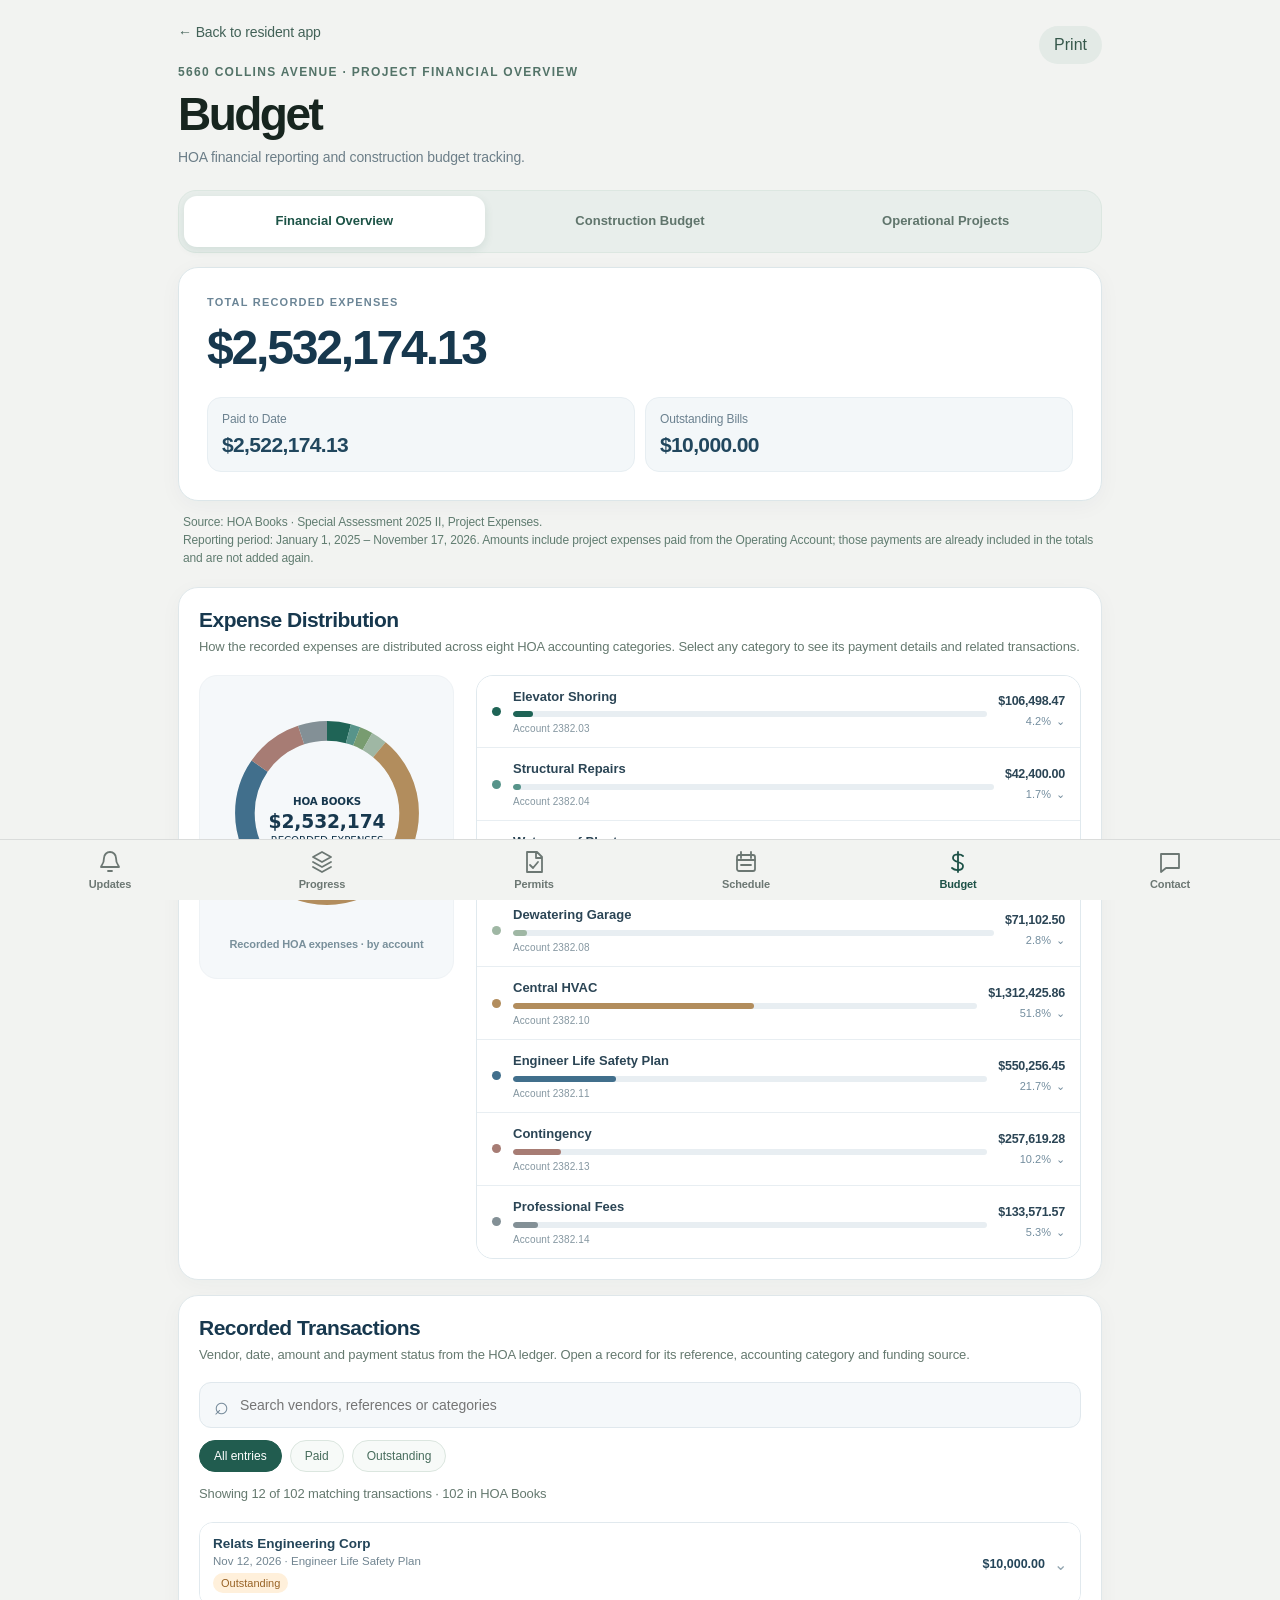
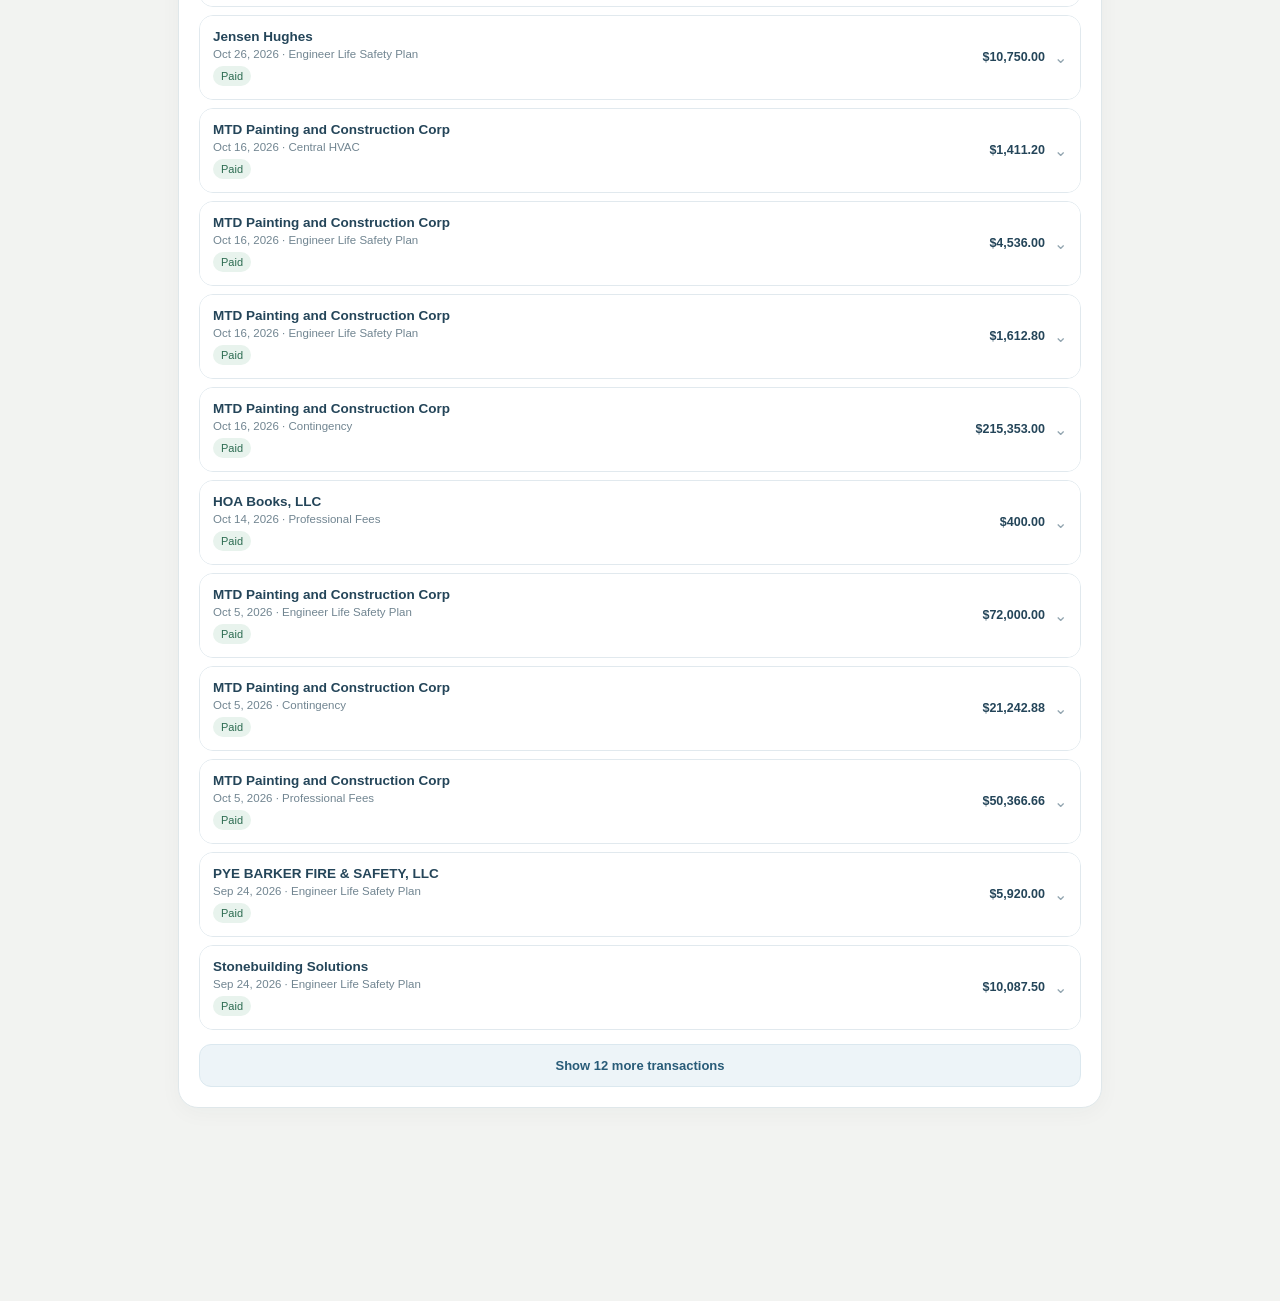
<file: assessment.html>
<!doctype html>
<html lang="en"><head><meta charset="utf-8"><meta name="viewport" content="width=device-width,initial-scale=1,viewport-fit=cover"><meta name="theme-color" content="#f2f3f1"><title>Financial Overview · 5660 Collins</title><meta name="app-version" content="2026-11-18-chart-geometry-v4">
<style>
*{box-sizing:border-box}body{margin:0;background:#f2f3f1;color:#17201d;font:16px -apple-system,BlinkMacSystemFont,"Segoe UI",Arial,sans-serif}.wrap{max-width:820px;margin:auto;padding:30px 18px 90px}a{color:inherit}.back{display:inline-flex;gap:8px;text-decoration:none;color:#426157;font-size:14px;margin-bottom:25px}.eyebrow{font-size:12px;font-weight:750;letter-spacing:.11em;color:#537368;text-transform:uppercase}h1{font-size:clamp(32px,7vw,46px);letter-spacing:-.045em;margin:8px 0 6px}h2{font-size:21px;letter-spacing:-.025em;margin:0 0 14px}p{color:#64726d;line-height:1.5}.sub{margin-top:0}.pill{display:inline-block;border:1px solid #c8d7d1;border-radius:99px;padding:7px 12px;color:#426157;font-size:12px;font-weight:650;margin:8px 0 20px}.stats{display:grid;grid-template-columns:repeat(2,minmax(0,1fr));gap:10px}.stat,.panel{background:#fff;border:1px solid #e2e7e3;border-radius:20px;padding:20px}.stat small{color:#697872;display:block;font-size:12px}.stat strong{display:block;font-size:clamp(24px,5vw,34px);letter-spacing:-.04em;margin:8px 0}.stat span{font-size:11px;color:#7b8983}.panel{margin-top:14px;padding:22px}.barrow{display:grid;grid-template-columns:1fr auto;gap:6px 12px;margin:17px 0}.barrow .name{font-size:13px;font-weight:600}.barrow .value{font-size:13px;font-variant-numeric:tabular-nums}.track{grid-column:1/-1;background:#edf1ee;border-radius:9px;height:12px;overflow:hidden}.fill{height:100%;background:#568a76;border-radius:9px}.legend{display:flex;gap:18px;font-size:12px;color:#677670}.dot{width:9px;height:9px;border-radius:3px;display:inline-block;margin-right:5px}.budgetgrid{display:grid;grid-template-columns:1fr auto;gap:7px;font-size:13px;margin-top:13px}.budgetgrid>div{padding:9px 0;border-bottom:1px solid #edf0ed}.muted{color:#6c7973}.notice{border-left:3px solid #c28e50;background:#fffaf1;border-radius:8px;padding:13px 16px;color:#775b32;font-size:13px;line-height:1.5;margin:20px 0}.foot{font-size:12px;line-height:1.6;margin-top:20px}button{font:inherit;border:0;background:#e3eae6;border-radius:30px;padding:10px 15px;color:#36584b;cursor:pointer}.header{display:flex;justify-content:space-between;align-items:center;gap:10px}@media(min-width:640px){.stats{grid-template-columns:repeat(4,minmax(0,1fr))}}@media(max-width:420px){.stat{padding:14px}.panel{padding:17px}}

/* Distinct visualizations for the assessment dashboard */
.donut-layout{display:flex;align-items:center;gap:26px;flex-wrap:wrap}.donut{width:210px;height:210px;border-radius:50%;position:relative;flex:none}.donut:after{content:"";position:absolute;inset:49px;background:#fff;border-radius:50%}.donut-legend{display:grid;gap:9px;flex:1;min-width:180px}.legend-line{display:flex;justify-content:space-between;gap:10px;font-size:12px}.legend-line b{font-weight:650}.legend-swatch{width:10px;height:10px;display:inline-block;border-radius:3px;margin-right:7px}.paired-chart{display:grid;gap:15px}.paired-row{display:grid;grid-template-columns:minmax(100px,1fr) 2.3fr;gap:12px;align-items:center}.paired-name{font-size:12px;font-weight:650}.paired-bars{display:grid;gap:5px}.paired-track{height:12px;border-radius:6px;background:#edf1ee;overflow:hidden}.paired-fill{height:100%;border-radius:6px}.paired-values{font-size:11px;color:#65736c}.metric-note{font-size:12px;color:#65736c}
 .metric-grid{display:grid;grid-template-columns:repeat(2,minmax(0,1fr));gap:14px;margin:14px 0}.metric-grid small,.trade small{display:block;color:#79887d;font-size:11px;margin-bottom:4px}.metric-grid b{display:block;font-size:clamp(13px,3.6vw,18px);overflow-wrap:anywhere}.trade{border:1px solid #e4ebe5;border-radius:12px;margin:9px 0;overflow:hidden}.trade summary{display:flex;align-items:center;justify-content:space-between;gap:10px;cursor:pointer;padding:14px;font-size:13px}.trade summary strong{white-space:nowrap}.trade-body{padding:10px 14px;background:#f8faf8}.trade-line{display:flex;justify-content:space-between;gap:12px;padding:10px 0;border-bottom:1px solid #e7ece7;font-size:12px}.trade-line b{white-space:nowrap} .donut-shell{position:relative;width:240px;height:240px;flex:none}.donut-layout{justify-content:center}#budget-donut{width:100%;height:100%;overflow:visible}.slice{cursor:pointer;transition:stroke-width .2s}.slice:focus{outline:2px solid #517b68}.donut-center{position:absolute;inset:28%;display:flex;flex-direction:column;justify-content:center;align-items:center;gap:5px;text-align:center;pointer-events:none}.donut-center small{font-size:11px;color:#6f8277}.donut-center strong{font-size:28px;color:#233f31;letter-spacing:-.05em}.donut-center span{font-size:11px;color:#72857a}.legend-button{display:flex;align-items:center;justify-content:space-between;gap:12px;background:transparent;width:100%;border-radius:12px;padding:11px 9px;text-align:left;font-size:13px}.legend-button.active{background:#edf4ef}.legend-button span{display:flex;align-items:center}.comparison-item,.util-item{display:block;width:100%;text-align:left;background:transparent;border-radius:12px;padding:13px 2px;color:#273f32}.comparison-item strong{font-size:13px}.paired-bars{margin:8px 0}.paired-track{height:10px}.paired-values{display:block;line-height:1.5}.util-head{display:flex;justify-content:space-between;gap:10px;font-size:13px;margin-bottom:8px}.util-item small{display:block;margin-top:6px;color:#8b806d;font-size:11px}.panel{box-shadow:0 6px 24px rgba(31,54,41,.03)}@media(max-width:420px){.donut-shell{width:225px;height:225px}}.detail-overlay{display:none;position:fixed;inset:0;z-index:1000}.detail-overlay.show{display:block}.detail-shade{position:absolute;inset:0;background:#12251a88;backdrop-filter:blur(6px)}.detail-sheet{position:absolute;bottom:0;left:50%;transform:translateX(-50%);width:min(100%,650px);max-height:94dvh;overflow:auto;overscroll-behavior:contain;background:#f5f7f5;border-radius:28px 28px 0 0;padding:12px 20px calc(24px + env(safe-area-inset-bottom))}.detail-handle{width:40px;height:5px;border-radius:5px;background:#d3dcd5;margin:0 auto 15px}.detail-top{display:flex;align-items:center;justify-content:space-between;color:#728578;font-size:11px;letter-spacing:.08em;font-weight:700}.detail-top button{border-radius:50%;padding:8px 13px}.detail-eyebrow{font-size:11px;color:#68836f;letter-spacing:.1em;margin-top:22px}.detail-sheet h2{font-size:32px;margin:5px 0 20px}.detail-hero,.detail-metrics>div{background:#fff;border-radius:17px;padding:17px}.detail-hero small,.detail-metrics small{display:block;color:#7c8d80;font-size:11px;margin-bottom:7px}.detail-hero strong{font-size:30px;color:#203c2c;letter-spacing:-.04em}.detail-metrics{display:grid;grid-template-columns:repeat(2,minmax(0,1fr));gap:10px;margin:12px 0}.detail-metrics b{font-size:clamp(14px,4vw,20px);overflow-wrap:anywhere;color:#254230}.detail-note{font-size:12px;color:#8b7652}.detail-sheet h3{font-size:19px;margin:25px 0 12px}.detail-trade{background:#fff;border-radius:13px;margin:9px 0;overflow:hidden}.detail-trade summary{display:flex;align-items:center;justify-content:space-between;gap:12px;padding:15px;cursor:pointer;font-size:13px}.detail-trade summary span{flex:1;font-weight:650}.detail-trade small{display:block;font-weight:400;color:#87978b;font-size:10px;margin-top:4px}.detail-trade summary b{white-space:nowrap;color:#355f46}.detail-lines{padding:8px 15px;background:#f9fbf9}.detail-lines>div{display:flex;justify-content:space-between;gap:10px;padding:11px 0;border-bottom:1px solid #e7ece7;font-size:12px}.detail-lines b{white-space:nowrap}.detail-back{width:100%;padding:15px;background:#315d46;color:#fff;margin:18px 0;border-radius:13px}.pay-section{margin:23px 0 8px;padding:17px;background:white;border-radius:18px}.pay-section h3{margin:0 0 12px!important}.pay-section h4{font-size:14px;margin:18px 0 8px}.pay-summary{display:grid;grid-template-columns:repeat(2,minmax(0,1fr));gap:9px;margin:12px 0}.pay-summary>div{padding:14px;background:#f3f7f4;border-radius:13px;min-width:0}.pay-summary small{display:block;font-size:11px;color:#718578;margin-bottom:7px}.pay-summary b{font-size:clamp(15px,4vw,20px);color:#294735;overflow-wrap:anywhere}.pay-trade{padding:13px 0;border-top:1px solid #e7ece8}.pay-row{display:flex;justify-content:space-between;gap:10px;align-items:flex-start;font-size:12px;margin:5px 0}.pay-row strong{flex:1}.pay-row b{white-space:nowrap}.pay-muted,.pay-note{color:#748579;font-size:11px;line-height:1.6}.pay-trade .track{height:7px;margin:8px 0}.ledger-key{display:flex;gap:14px;flex-wrap:wrap;font-size:11px;color:#6b7b70;margin:12px 0 18px}.ledger-dot{display:inline-block;width:9px;height:9px;border-radius:50%;margin-right:5px}.ledger-dot.confirmed{background:#3e8862}.ledger-dot.requested{background:#b8a26b}.ledger-trade{border:1px solid #e2eae3;border-radius:15px;margin:10px 0;overflow:hidden}.ledger-trade>summary{list-style:none;display:flex;justify-content:space-between;gap:12px;align-items:center;padding:16px;cursor:pointer}.ledger-trade>summary::-webkit-details-marker{display:none}.ledger-trade>summary strong{display:block;font-size:13px}.ledger-trade small{display:block;font-size:11px;color:#738579;margin-top:5px}.ledger-amount{text-align:right;white-space:nowrap;font-weight:700;color:#315b42;font-size:14px}.ledger-body{padding:14px;background:#f7faf7}.ledger-grid{display:grid;grid-template-columns:repeat(2,minmax(0,1fr));gap:8px}.ledger-grid>div{background:white;border-radius:10px;padding:12px;min-width:0}.ledger-grid b{font-size:14px;overflow-wrap:anywhere}.ledger-app{margin-top:15px}.ledger-app h4{display:flex;justify-content:space-between;gap:8px;font-size:13px;margin:0 0 8px}.ledger-line{display:flex;justify-content:space-between;gap:10px;border-top:1px solid #e1e9e1;padding:10px 0;font-size:12px}.ledger-line b{white-space:nowrap}@media(max-width:420px){.ledger-trade>summary{padding:12px}.ledger-amount{font-size:12px}} .owner-trade summary{align-items:center;padding:15px}.owner-trade summary strong{white-space:normal}.owner-trade-value{text-align:right;white-space:nowrap}.owner-trade-value b{display:block;color:#326b4b;font-size:14px}.owner-trade-value small{margin-top:4px}.owner-metrics{display:grid;grid-template-columns:1fr 1fr;gap:9px;margin:5px 0 13px}.owner-metrics>div{background:#fff;border-radius:11px;padding:12px}.owner-metrics small{color:#74867b;font-size:11px;display:block;margin-bottom:6px}.owner-metrics b{font-size:12px;color:#2c4736;overflow-wrap:anywhere}.owner-details-title{text-transform:uppercase;letter-spacing:.08em;font-size:10px;color:#788b7d;margin-top:16px;font-weight:700}.owner-trade .track{margin:10px 0 12px}.detail-sheet h3{margin:25px 0 10px}.owner-static-trade{display:flex;align-items:center;justify-content:space-between;gap:12px;padding:18px 15px;border:1px solid #e3eae5;border-radius:16px;margin:10px 0;background:#fff}.owner-static-trade strong{display:block;font-size:14px;color:#21392e}.owner-static-trade small{display:block;font-size:11px;color:#84938a;margin-top:5px}.owner-static-trade b{font-size:14px;color:#346d4e;white-space:nowrap}.financial-summary{background:#fff;border-radius:20px;padding:20px;margin:18px 0 14px}.financial-summary>small{display:block;color:#738779;font-size:12px}.financial-summary>strong{display:block;color:#244735;font-size:clamp(28px,7vw,42px);letter-spacing:-.045em;margin:9px 0 19px;overflow-wrap:anywhere}.financial-summary-grid{display:grid;grid-template-columns:repeat(2,minmax(0,1fr));gap:12px}.financial-summary-grid small{display:block;color:#788a7d;font-size:11px;margin-bottom:5px}.financial-summary-grid b{color:#2b6349;font-size:clamp(15px,3.8vw,21px);overflow-wrap:anywhere}.financial-summary-track,.financial-trade-track{height:10px;background:#e6ede8;border-radius:99px;overflow:hidden;margin:18px 0 8px}.financial-summary-track span,.financial-trade-track span{display:block;height:100%;background:#52977e;border-radius:99px}.financial-summary-foot{display:flex;justify-content:space-between;color:#748579;font-size:12px}.financial-trades-panel{background:#fff;border-radius:20px;padding:18px 16px;margin:14px 0}.financial-section-head h3{font-size:19px;margin:0 0 5px}.financial-section-head p{font-size:12px;margin:0 0 15px}.financial-sort{display:flex;gap:4px;background:#edf1ed;padding:4px;border-radius:12px;margin:0 0 14px}.financial-sort button{flex:1;border:0;background:transparent;border-radius:9px;padding:10px 4px;font:inherit;font-size:12px;color:#62766a;cursor:pointer}.financial-sort button.active{background:#fff;color:#285943;font-weight:750;box-shadow:0 1px 5px #173d2915}.financial-trade,.financial-trade-static{border-bottom:1px solid #e8eee9;padding:14px 0}.financial-trade summary{cursor:pointer;list-style:none}.financial-trade summary::-webkit-details-marker{display:none}.financial-trade-heading{display:flex;align-items:center;gap:8px}.financial-trade-name{min-width:0;flex:1}.financial-trade-name strong{display:block;color:#24392e;font-size:14px}.financial-trade-name small{display:block;color:#819185;font-size:11px;margin-top:5px}.financial-trade-value{text-align:right;white-space:nowrap}.financial-trade-value b{display:block;color:#347453;font-size:15px}.financial-trade-value small{display:block;color:#7c8d81;font-size:11px;margin-top:5px}.financial-trade-chevron{color:#82978a;font-size:19px;transition:transform .2s}.financial-trade[open] .financial-trade-chevron{transform:rotate(180deg)}.financial-trade-track{height:7px;margin:11px 0 0}.financial-trade-expanded{padding:15px 0 0}.financial-trade-pair{display:grid;grid-template-columns:repeat(2,minmax(0,1fr));gap:9px}.financial-trade-pair span{background:#f3f6f3;border-radius:11px;padding:12px;font-size:11px;color:#758579}.financial-trade-pair b{display:block;color:#2b503b;font-size:13px;margin-top:7px;overflow-wrap:anywhere}.financial-trade-lines{margin-top:13px}.financial-trade-lines>div{display:flex;justify-content:space-between;gap:10px;padding:10px 0;border-bottom:1px solid #edf1ee;font-size:12px}.financial-trade-lines b{white-space:nowrap}.financial-disclosure{font-size:11px;color:#829185;line-height:1.5;margin:14px 0}
/* Trane final milestone: forecast only, not a booked bill or disbursement */
.next-payment{display:grid;grid-template-columns:minmax(0,1fr) auto;gap:8px 20px;align-items:center;border-color:#d5dfd9}
.next-payment-kicker{display:block;color:#61756a;font-size:11px;letter-spacing:.08em;font-weight:750;text-transform:uppercase}
.next-payment-vendor{display:block;font-size:17px;font-weight:720;letter-spacing:-.02em;margin-top:5px;color:#1d3930}
.next-payment-amount{font-size:clamp(25px,5vw,32px);font-weight:750;letter-spacing:-.045em;color:#1e4a3d;white-space:nowrap;font-variant-numeric:tabular-nums}
.next-payment-note{font-size:12px;line-height:1.5;color:#65786d;grid-column:1/-1;margin:0}
.next-payment-status{display:inline-flex;width:max-content;padding:5px 9px;border-radius:99px;background:#eef2ef;border:1px solid #dce5df;color:#596d61;font-weight:600;font-size:11px;grid-column:1/-1}
.next-payment-inline{background:#fff;border:1px solid #d5dfd9;border-radius:15px;padding:15px;margin:0 0 14px;display:grid;gap:5px}
.next-payment-inline strong{font-size:23px;font-variant-numeric:tabular-nums;letter-spacing:-.04em;color:#1e4a3d}
.next-payment-inline span{font-size:12px;font-weight:700;color:#526b5e}
.next-payment-inline small{color:#64776b;line-height:1.5}
@media(max-width:430px){.next-payment{grid-template-columns:1fr}.next-payment-amount{font-size:29px}}


/* Compact operational tracking; values awaiting verification are intentionally blank. */
.ops-panel{border-color:#cddce4!important}
.ops-panel h2{margin:0 0 14px;font-size:20px;color:#214e69!important}
.ops-table{display:grid;gap:0;width:100%}
.ops-row{display:grid;grid-template-columns:minmax(130px,1.5fr) repeat(3,minmax(72px,1fr));gap:8px;align-items:center;padding:11px 0;border-bottom:1px solid var(--budget-line,#e2e7e3)}
.ops-row:last-child{border-bottom:0}
.ops-row>span:not(:first-child){text-align:right;font-variant-numeric:tabular-nums}
.ops-row.ops-header{font-size:11px;text-transform:uppercase;font-weight:750;letter-spacing:.03em;color:#62766e;padding-top:0}
.ops-row.ops-data{font-size:13px}
.ops-row.ops-data .ops-name{font-weight:700;color:var(--budget-ink,#17251f)}
.ops-row.ops-total{font-weight:800;border-top:2px solid #a7c0d2}
.ops-row .ops-value{color:var(--budget-muted,#586b62)}
.ops-row .ops-value::after{content:attr(data-append)}
@media(max-width:450px){.ops-panel{padding:15px!important}.ops-row{grid-template-columns:repeat(3,minmax(0,1fr));gap:5px 8px;padding:10px 0}.ops-row.ops-header{display:none}.ops-row .ops-name{grid-column:1/-1}.ops-row>span:not(:first-child){text-align:left}.ops-row .ops-value::before{content:attr(data-label);display:block;font-size:10px;font-weight:600;color:var(--budget-muted,#586b62);margin-bottom:3px}.ops-row.ops-total{padding-bottom:0}}

/* Spreadsheet-backed compact expense ledger; transactional disclosure on demand. */
.spa-ledger{border-color:#ccdce5!important}
.spa-ledger-head{display:flex;justify-content:space-between;align-items:start;flex-wrap:wrap;gap:12px 18px;margin-bottom:12px}
.spa-ledger h2{font-size:clamp(20px,4.5vw,25px);margin:0 0 5px}
.spa-ledger-label{font-size:11px;letter-spacing:.07em;font-weight:800;text-transform:uppercase;color:#507084}
.spa-ledger-total{font-size:clamp(26px,5vw,36px);font-weight:800;font-variant-numeric:tabular-nums;letter-spacing:-.04em;color:var(--budget-ink,#17251f)}
.spa-ledger-meta{font-size:11px;color:var(--budget-muted,#5b6d63);display:block;margin-top:2px}
.spa-ledger-group{border:1px solid var(--budget-line,#dce5df);border-radius:13px;margin-top:9px;overflow:hidden}
.spa-ledger-group>summary{cursor:pointer;list-style:none;display:flex;align-items:center;justify-content:space-between;gap:9px;padding:14px 13px;min-width:0}
.spa-ledger-group>summary::-webkit-details-marker{display:none}
.spa-ledger-name{min-width:0;font-size:13px;font-weight:700;line-height:1.35;color:var(--budget-ink,#17251f)}
.spa-ledger-name small{font-size:10px;font-weight:500;display:block;color:var(--budget-muted,#5b6d63);margin-top:4px}
.spa-ledger-right{display:flex;align-items:center;gap:10px;font-variant-numeric:tabular-nums}
.spa-ledger-right b{font-size:14px;white-space:nowrap;color:var(--budget-ink,#17251f)}
.spa-ledger-caret{color:#59829b;font-weight:800;transition:transform .2s;line-height:1}
.spa-ledger-group[open] .spa-ledger-caret{transform:rotate(180deg)}
.spa-ledger-items{padding:0 12px 10px;border-top:1px solid var(--budget-line,#dce5df)}
.spa-ledger-item{display:flex;justify-content:space-between;gap:15px;padding:10px 0;border-bottom:1px solid var(--budget-line,#dce5df);align-items:flex-start}
.spa-ledger-item:last-child{border-bottom:0}
.spa-ledger-item strong{display:block;font-size:12px;color:var(--budget-ink,#17251f);line-height:1.4}
.spa-ledger-item p{font-size:11px;line-height:1.5;margin:3px 0;color:var(--budget-muted,#5b6d63);overflow-wrap:anywhere}
.spa-ledger-item small{color:var(--budget-muted,#5b6d63);font-size:10px}
.spa-ledger-item .item-amount{font-size:12px;white-space:nowrap;font-weight:750;color:var(--budget-ink,#17251f);font-variant-numeric:tabular-nums}
.spa-ledger-item .item-amount.negative{color:#b35d45}
.spa-ledger-foot{margin:12px 0 0;font-size:11px;line-height:1.45;color:var(--budget-muted,#5b6d63)}
.spa-ledger-foot a{color:#346f91}
@media(max-width:420px){.spa-ledger{padding:15px!important}.spa-ledger-group>summary{padding:12px 10px}.spa-ledger-right b{font-size:13px}.spa-ledger-item{gap:6px}.spa-ledger-items{padding:0 10px 8px}}
@media print{.spa-ledger-group{break-inside:avoid}}

/* Financial report: MTD Test budgets + 2026 accounting code snapshot, responsive to small phones */
.fp-report{border-color:#c6d7e1!important}
.fp-kicker{display:block;color:#31617f;font-size:11px;letter-spacing:.08em;font-weight:800;text-transform:uppercase}
.fp-title-line{display:flex;justify-content:space-between;align-items:start;gap:10px;flex-wrap:wrap;margin-bottom:13px}
.fp-report h2{font-size:clamp(22px,5vw,27px);margin:5px 0 3px!important}
.fp-subtitle{color:var(--budget-muted,#536962);font-size:11px;line-height:1.5;margin:0}
.fp-totals{display:grid;grid-template-columns:repeat(4,minmax(0,1fr));gap:9px;margin:12px 0 17px}
.fp-total{border-radius:13px;border:1px solid #cadce6;padding:12px;min-width:0;background:#f4f9fc}
.fp-total small{color:#496579;font-size:11px;display:block}
.fp-total b{font-size:clamp(14px,2.4vw,22px);font-variant-numeric:tabular-nums;display:block;margin-top:6px;color:#203c50;letter-spacing:-.03em;overflow-wrap:anywhere}
.fp-table-box{overflow-x:auto;border:1px solid var(--budget-line,#e2e7e3);border-radius:13px}
.fp-grid{display:grid;grid-template-columns:70px minmax(175px,1.6fr) repeat(5,minmax(108px,1fr)) minmax(58px,.65fr);gap:10px;align-items:center}
.fp-head{background:#eaf1f5;padding:12px;color:#375468;font-size:10px;font-weight:850;text-transform:uppercase;letter-spacing:.03em;min-width:955px}
.fp-row{padding:12px;background:var(--budget-card,#fff);border-top:1px solid var(--budget-line,#e2e7e3);font-size:12px;min-width:955px;list-style:none;cursor:pointer}
.fp-row::-webkit-details-marker{display:none}
.fp-row:hover{background:#f3f8fc}
.fp-row .fp-code{color:#547083;font-weight:700;font-size:11px}
.fp-row .fp-name{font-size:13px;font-weight:750;color:var(--budget-ink,#16251f)}
.fp-row .fp-money,.fp-head>span:not(:nth-child(2)){text-align:right;font-variant-numeric:tabular-nums}
.fp-row .fp-money{color:var(--budget-ink,#16251f);white-space:nowrap}
.fp-negative{color:#b4583e!important;font-weight:750}
.fp-row .fp-percent{font-weight:800;color:#345f7b}
.fp-item[open]>.fp-row{background:#eef5fa}
.fp-content{padding:15px 18px;border-top:1px solid var(--budget-line,#dce5df);background:var(--budget-card,#fff);min-width:0}
.fp-item{border-top:1px solid var(--budget-line,#e2e7e3)}
.fp-item:first-of-type{border-top:0}
.fp-footer{background:#e8f0f5;font-size:12px;font-weight:800;padding:15px 12px;min-width:955px}
.fp-footer span:nth-child(2){color:#1b394c}
.fp-footer .fp-money{text-align:right;font-variant-numeric:tabular-nums}
.fp-label{font-size:10px;font-weight:800;color:#486e86;text-transform:uppercase;margin-bottom:8px;letter-spacing:.04em}
.fp-est{margin-top:8px}
.fp-estrow{display:flex;align-items:center;justify-content:space-between;gap:10px;font-size:12px;padding:9px 0;border-bottom:1px solid var(--budget-line,#e2e7e3)}
.fp-estrow span{color:var(--budget-ink,#17251f)}
.fp-estrow strong{white-space:nowrap;color:var(--budget-ink,#17251f);font-variant-numeric:tabular-nums}
.fp-esttotal{font-weight:800;border-top:1px solid #95b6cb}
.fp-est small{display:block;font-size:11px;margin-top:8px;color:var(--budget-muted,#586b62)}
.fp-sub{margin-top:12px;border-radius:11px;border:1px solid var(--budget-line,#e2e7e3);overflow:hidden}
.fp-sub summary{font-size:12px;display:flex;justify-content:space-between;gap:9px;cursor:pointer;padding:12px;color:var(--budget-ink,#17251f)}
.fp-sub summary strong{font-variant-numeric:tabular-nums;white-space:nowrap}
.fp-invoices{padding:0 12px 8px}
.fp-invoice{display:flex;justify-content:space-between;gap:15px;padding:10px 0;border-top:1px solid var(--budget-line,#e2e7e3);font-size:12px}
.fp-invoice div{min-width:0}.fp-invoice strong,.fp-invoice span,.fp-invoice small{display:block;margin-bottom:3px}
.fp-invoice span{line-height:1.4;color:var(--budget-muted,#586b62)}
.fp-invoice small{font-size:10px;color:var(--budget-muted,#586b62)}
.fp-invoice b{white-space:nowrap;font-variant-numeric:tabular-nums}
.fp-future{display:grid;grid-template-columns:repeat(2,minmax(0,1fr));gap:10px;margin-top:13px}
.fp-future details{border:1px solid var(--budget-line,#dce5df);border-radius:12px;padding:12px;min-width:0}
.fp-future summary{cursor:pointer;list-style:none;font-size:12px;font-weight:800;display:flex;justify-content:space-between;gap:6px}
.fp-future summary b{color:#376d89;font-variant-numeric:tabular-nums;white-space:nowrap}
.fp-caption{font-size:11px;color:var(--budget-muted,#586b62);margin-top:13px;line-height:1.5}
.fp-caption a{color:#356f90}
.fp-old{margin-top:12px}
.fp-old>summary{cursor:pointer;font-weight:700;font-size:13px;color:var(--budget-ink,#17251f);padding:15px;border:1px solid var(--budget-line,#dce5df);border-radius:13px}
@media(max-width:730px){
.fp-totals{grid-template-columns:repeat(2,minmax(0,1fr))}
.fp-table-box{overflow:visible;border:0}
.fp-head{display:none}
.fp-item{border:1px solid var(--budget-line,#dce5df);border-radius:12px;overflow:hidden;margin:9px 0}
.fp-row{display:grid;grid-template-columns:repeat(3,minmax(0,1fr));min-width:0;gap:9px 12px}
.fp-row .fp-code{grid-column:1/-1;opacity:.9}
.fp-row .fp-name{grid-column:1/-1;line-height:1.35}
.fp-row .fp-money,.fp-row .fp-percent{text-align:left;white-space:normal;font-size:12px}
.fp-row .fp-money:before,.fp-row .fp-percent:before{display:block;content:attr(data-label);font-size:10px;font-weight:600;margin-bottom:4px;color:var(--budget-muted,#586b62)}
.fp-footer{display:grid;grid-template-columns:repeat(3,minmax(0,1fr));min-width:0;gap:10px;padding:15px;border-radius:12px}
.fp-footer .fp-code,.fp-footer .fp-name{grid-column:1/-1}
.fp-footer .fp-money{text-align:left}
.fp-footer .fp-money:before{display:block;content:attr(data-label);font-size:10px;font-weight:650;margin-bottom:4px}
.fp-footer .fp-percent{grid-column:1/-1}
.fp-future{grid-template-columns:1fr}
}
@media(prefers-color-scheme:dark){.fp-total,.fp-head,.fp-footer,.fp-item[open]>.fp-row,.fp-row:hover{background:#263a42}.fp-total small,.fp-total b,.fp-row .fp-percent{color:#c4e3f3}}

/* Budget v6: calm, hierarchy-first, native-feeling responsive financial UI. */
body{background:#f3f5f7!important;color:#17252e!important;letter-spacing:-.008em}
.wrap{max-width:960px;padding-top:24px}
h1{font-weight:800;letter-spacing:-.055em}
.wrap>.sub{font-size:14px;margin-bottom:16px;color:#6c7e88}
.panel{border:1px solid #e4ebf0!important;background:#fff!important;border-radius:24px;box-shadow:0 12px 34px rgba(24,48,63,.045);padding:23px}
.ac-chart{margin-top:8px!important;padding:26px}
.ac-eyebrow,.ac-small{font-size:11px;font-weight:750;letter-spacing:.075em;text-transform:uppercase;color:#648092}
.ac-chart-heading{display:flex;justify-content:space-between;align-items:start;gap:10px;margin:8px 0 14px}
.ac-chart-heading h2{font-size:24px;letter-spacing:-.04em;margin:0 0 3px;color:#152b3a!important}
.ac-chart-heading p{font-size:12px;margin:0;color:#78909e}
.ac-asof{border:1px solid #d7e5ef;border-radius:30px;padding:5px 9px;color:#557c94;font-size:10px;white-space:nowrap}
.ac-chart-layout{display:grid;grid-template-columns:275px minmax(0,1fr);gap:24px;align-items:center}
.ac-pie{min-width:0;display:flex;align-items:center;justify-content:center;border-radius:20px;background:radial-gradient(circle at 50% 45%,#f7fafc,#f1f6fa 65%,#fff);padding:13px}
.ac-pie .donut-shell{width:min(100%,242px);height:auto;aspect-ratio:1}
.ac-pie .donut-center{inset:27%}
.ac-pie .donut-center strong{color:#183c52;font-size:29px}
.ac-overview-side{min-width:0}
.ac-big{font-size:clamp(32px,4vw,40px);letter-spacing:-.055em;color:#17384e;display:block;font-variant-numeric:tabular-nums;margin:4px 0 11px}
.ac-split{display:grid;grid-template-columns:repeat(2,minmax(0,1fr));gap:10px;margin:0 0 15px}
.ac-split>div{background:#f1f6fa;border-radius:12px;padding:10px;min-width:0}
.ac-split span{display:block;font-size:11px;color:#657f91;margin-bottom:4px}
.ac-split b{display:block;font-size:14px;color:#234b61;font-variant-numeric:tabular-nums;letter-spacing:-.02em}
.ac-chart-heading-mini{color:#648092;font-size:11px;text-transform:uppercase;font-weight:750;letter-spacing:.06em;margin:14px 0 7px}
.ac-top-legend .legend-button,.ac-legend-more .legend-button{font-size:12px;padding:7px 8px;border-radius:10px;min-height:33px}
.ac-top-legend .legend-button span,.ac-legend-more .legend-button span{min-width:0;gap:4px}
.ac-top-legend .legend-button b,.ac-legend-more .legend-button b{white-space:nowrap;color:#456679;font-size:12px}
.ac-top-legend .legend-button.active,.ac-legend-more .legend-button.active{background:#e9f3f9}
.ac-legend-more{margin-top:9px;border-top:1px solid #ebf0f4;padding-top:8px}
.ac-legend-more summary{cursor:pointer;list-style:none;color:#3f7292;font-size:12px;font-weight:750;display:flex;justify-content:space-between;padding:6px 8px}
.ac-legend-more summary::-webkit-details-marker{display:none}
.fp-report{margin-top:17px}
.fp-title-line{margin-bottom:13px}
.fp-report h2{font-size:24px!important;letter-spacing:-.035em;color:#152b3a!important}
.fp-kicker{color:#58819c}
.ac-kpi-row{display:grid;grid-template-columns:1.35fr 1fr 1fr;gap:10px;margin:16px 0 12px}
.ac-kpi{padding:16px 12px;border-radius:17px;background:#f3f7fa;min-width:0}
.ac-kpi-prime{background:#e8f2f9}
.ac-kpi small{font-size:11px;color:#668294;display:block;line-height:1.3}
.ac-kpi b{font-size:clamp(17px,3vw,24px);font-weight:800;font-variant-numeric:tabular-nums;letter-spacing:-.04em;display:block;margin-top:7px;color:#193a50;overflow-wrap:anywhere}
.ac-mini-metrics{display:flex;flex-wrap:wrap;gap:6px 15px;color:#738795;font-size:11px;border-bottom:1px solid #ebf0f4;padding-bottom:14px}
.ac-mini-metrics strong{color:#385c73;font-weight:750;font-variant-numeric:tabular-nums}
.ac-list-heading{display:flex;justify-content:space-between;align-items:center;margin:18px 0 10px}
.ac-list-heading h3{font-size:18px;margin:0;letter-spacing:-.025em;color:#183648}
.ac-list-heading>span{font-size:11px;color:#7d929f}
.ac-card{border:1px solid #e1eaf0;border-radius:17px;margin:9px 0;overflow:hidden;background:#fff;box-shadow:0 3px 9px rgba(25,47,61,.018);scroll-margin-top:30px}
.ac-card[open]{border-color:#b3d0e1;box-shadow:0 8px 20px rgba(30,74,101,.055)}
.ac-card-summary{display:block;list-style:none;padding:16px;cursor:pointer;background:transparent}
.ac-card-summary::-webkit-details-marker{display:none}
.ac-card-summary:focus-visible,.legend-button:focus-visible{outline:2px solid #4085af;outline-offset:-2px}
.ac-card-heading{display:flex;align-items:center;justify-content:space-between;gap:13px}
.ac-card-identity{min-width:0}
.ac-code{display:block;font-size:10px;letter-spacing:.06em;font-weight:800;color:#7092a5;margin-bottom:5px}
.ac-card-identity h3{margin:0;font-size:15px;font-weight:750;letter-spacing:-.025em;color:#173448!important;line-height:1.3}
.ac-chevron{font-size:20px;font-weight:600;color:#88a3b4;transition:transform .2s ease;flex:none}
.ac-card[open] .ac-chevron,.ac-more[open] .ac-chevron{transform:rotate(180deg)}
.ac-spend{display:flex;justify-content:space-between;align-items:baseline;gap:10px;margin-top:13px;color:#8298a4;font-size:11px}
.ac-spend strong{font-size:21px;color:#224b64;letter-spacing:-.035em;font-weight:800;font-variant-numeric:tabular-nums}
.ac-progress{height:7px;border-radius:99px;background:#e9f0f4;overflow:hidden;margin:9px 0 8px}
.ac-progress>span{display:block;height:100%;border-radius:99px;background:#639abd}
.ac-progress>span.ac-over{background:#cc8b54}
.ac-card-caption{display:flex;gap:8px;justify-content:space-between;flex-wrap:wrap;color:#738895;font-size:11px;font-variant-numeric:tabular-nums}
.ac-card-caption span:first-child{font-weight:750;color:#406d85}
.ac-card .fp-content{background:#fbfcfd;padding:15px}
.ac-detail-metrics{display:grid;grid-template-columns:repeat(2,minmax(0,1fr));gap:10px;margin:0 0 14px}
.ac-detail-metrics>div{border:1px solid #e6ecf1;background:#fff;border-radius:12px;padding:11px;min-width:0}
.ac-detail-metrics small{display:block;font-size:10px;color:#7a929f;margin-bottom:7px}
.ac-detail-metrics strong{font-size:15px;color:#284d63;letter-spacing:-.015em;overflow-wrap:anywhere;font-variant-numeric:tabular-nums}
.ac-more{margin-top:12px}
.ac-more>summary{cursor:pointer;list-style:none;display:flex;align-items:center;justify-content:space-between;gap:10px;background:#eef5f9;border-radius:13px;padding:13px 16px;color:#326987;font-size:13px;font-weight:750}
.ac-more>summary::-webkit-details-marker{display:none}
.ac-more>summary>span{display:flex;gap:10px;align-items:center;font-size:11px}
.ac-rest{padding-top:2px}
.ac-bottom-total{display:grid;grid-template-columns:repeat(3,minmax(0,1fr));gap:11px;border-top:1px solid #e8edf1;margin-top:16px;padding-top:14px}
.ac-bottom-total>div{min-width:0}
.ac-bottom-total span{font-size:10px;color:#7c929f;display:block;margin-bottom:6px}
.ac-bottom-total strong{font-size:15px;color:#234b63;display:block;font-variant-numeric:tabular-nums;overflow-wrap:anywhere}
.fp-future{margin-top:17px}
.fp-future details{background:#f7fafc;border-color:#e4edf1;border-radius:15px}
.fp-future summary{color:#34576c;font-size:12px;line-height:1.45}
.fp-future summary b{color:#234b63}
.fp-caption{font-size:10px;color:#82929b}
@media(max-width:720px){.ac-chart-layout{grid-template-columns:1fr;gap:12px}.ac-pie{max-width:none}.ac-overview-side{padding:0 3px}.ac-chart{padding:20px}.ac-chart-heading h2{font-size:23px}.ac-chart-heading-mini{margin-top:12px}}
@media(max-width:560px){.wrap{padding:18px 14px 94px}.panel{padding:17px;border-radius:20px}.ac-kpi-row{grid-template-columns:repeat(2,minmax(0,1fr))}.ac-kpi-prime{grid-column:1/-1}.ac-kpi{padding:13px}.ac-kpi-prime b{font-size:29px}.ac-split b{font-size:13px}.ac-card-summary{padding:14px}.ac-card .fp-content{padding:12px}.ac-bottom-total strong{font-size:13px}.ac-chart .donut-shell{width:230px!important;height:230px!important}}
@media(prefers-color-scheme:dark){body{background:#101820!important;color:#eef3f6!important}.panel,.ac-card{background:#202d35!important;border-color:#314754!important}.ac-chart-heading h2,.fp-report h2,.ac-card-identity h3,.ac-big,.ac-spend strong,.ac-bottom-total strong{color:#e7f3fa!important}.ac-pie{background:#233743}.ac-split>div,.ac-kpi,.ac-kpi-prime,.ac-more>summary,.fp-future details{background:#2a414f}.ac-kpi b,.ac-split b,.ac-detail-metrics strong{color:#d1eaf7}.ac-card .fp-content{background:#1c2a32}.ac-detail-metrics>div{background:#223541;border-color:#3a5260}}

/* MTD test Miscellaneous allocation and tracking: shown once, outside dated accounting totals. */
.ac-misc-highlight{border:1px solid #c6dde9;border-radius:18px;overflow:hidden;background:#f4f9fc;margin:15px 0 20px}
.ac-misc-highlight>summary{list-style:none;cursor:pointer;padding:16px;display:block}
.ac-misc-highlight>summary::-webkit-details-marker{display:none}
.ac-misc-highlight summary:focus-visible{outline:2px solid #397ea2;outline-offset:-2px}
.ac-misc-badge{display:block;color:#608397;letter-spacing:.065em;font-size:10px;font-weight:800;margin-bottom:7px}
.ac-misc-upper{display:flex;justify-content:space-between;align-items:center;gap:10px;margin-bottom:14px}
.ac-misc-upper strong{color:#21475d;font-size:17px;letter-spacing:-.025em}
.ac-misc-arrow{font-size:19px;color:#5f8eaa;transition:transform .2s}
.ac-misc-highlight[open] .ac-misc-arrow{transform:rotate(180deg)}
.ac-misc-numbers{display:grid;grid-template-columns:repeat(3,minmax(0,1fr));gap:10px}
.ac-misc-numbers>span{min-width:0}
.ac-misc-numbers small{display:block;font-size:10px;color:#738e9f;margin-bottom:5px}
.ac-misc-numbers b{display:block;font-size:clamp(13px,2.5vw,18px);font-variant-numeric:tabular-nums;color:#1c4359;letter-spacing:-.03em;overflow-wrap:anywhere}
.ac-misc-progress{display:block;background:#dcebf3;height:7px;border-radius:99px;overflow:hidden;margin-top:16px}
.ac-misc-progress>span{display:block;background:#5b98b9;height:100%;border-radius:99px}
.ac-misc-bottom{display:flex;justify-content:space-between;gap:10px;color:#50758b;font-size:11px;margin-top:9px;font-weight:700}
.ac-misc-detail{border-top:1px solid #d7e7f0;padding:7px 16px 14px;background:#fff}
.ac-misc-detail>div{display:flex;justify-content:space-between;gap:15px;font-size:12px;padding:11px 0;border-bottom:1px solid #e9eff3;align-items:start}
.ac-misc-detail b{font-variant-numeric:tabular-nums;white-space:nowrap;color:#274d61}
.ac-misc-detail p{font-size:10px;color:#718895;margin:11px 0 0;line-height:1.5}
.fp-estrow .ac-inline-misc{display:block;color:#5f8094;font-size:11px;font-weight:650;margin-top:4px}
@media(max-width:460px){.ac-misc-highlight>summary{padding:14px}.ac-misc-numbers{gap:7px}.ac-misc-numbers b{font-size:13px}.ac-misc-detail{padding:6px 12px 12px}}
@media(prefers-color-scheme:dark){.ac-misc-highlight{background:#233a48;border-color:#476576}.ac-misc-upper strong,.ac-misc-numbers b,.ac-misc-detail b{color:#e0f2fa}.ac-misc-detail{background:#1e303c;border-top-color:#3e5969}.ac-misc-detail>div{border-color:#344b59}}

/* Pancho review: 6 ordered assessment groups, budget vs actual, no mixed contract/project costs */
.p-financial{margin-top:17px}
.p-financial .p-header h2,.p-financial h2{font-weight:800;letter-spacing:-.045em;color:#1b3545;font-size:clamp(19px,4vw,25px);margin:4px 0 9px}
.p-kicker{font-size:10px;letter-spacing:.095em;font-weight:800;color:#58849b;display:block}
.p-financial .p-header p,.p-operational>p{font-size:12px;line-height:1.5;color:#708493;margin:2px 0 14px}
.p-fin-metrics{display:grid;grid-template-columns:repeat(3,minmax(0,1fr));gap:9px;margin:16px 0}
.p-fin-metrics>div{background:#f0f5f7;border:1px solid #e4edf1;border-radius:13px;padding:12px;min-width:0}
.p-fin-metrics small{color:#658394;font-size:10px;display:block;margin-bottom:8px}
.p-fin-metrics b{color:#21465e;font-size:clamp(15px,2.5vw,21px);letter-spacing:-.04em;overflow-wrap:anywhere;font-variant-numeric:tabular-nums}
.p-key{display:flex;gap:13px;align-items:center;flex-wrap:wrap;font-size:11px;color:#607b8b;padding:3px 0 12px}
.p-key>span{display:inline-flex;align-items:center;gap:6px}
.p-key i{display:inline-block;width:12px;height:7px;border-radius:5px}
.p-key .p-key-help{margin-left:auto;color:#8198a3}
.p-tan{background:#d7b991!important}.p-green{background:#5d9a80!important}
.p-group-list{display:grid;gap:9px}
.p-group{background:#fff;border:1px solid #e0eaf0;border-radius:16px;overflow:hidden}
.p-group.has-expense{border-color:#d4e5ec}
.p-group>summary{list-style:none;display:grid;grid-template-columns:24px minmax(0,1fr) minmax(100px,auto) 16px;align-items:center;gap:9px;cursor:pointer;padding:14px 13px}
.p-group>summary::-webkit-details-marker,.p-trade>summary::-webkit-details-marker,.p-operation>summary::-webkit-details-marker{display:none}
.p-group[open]{box-shadow:0 8px 20px rgba(20,58,80,.055);border-color:#a9cad9}
.p-group:focus-within{border-color:#86acc1}
.p-index{color:#85a0af;font-weight:800;font-size:12px}
.p-group-name{min-width:0}.p-group-name strong{display:block;font-size:13px;font-weight:800;color:#234459;line-height:1.3}
.p-group-name small{display:block;color:#8498a3;font-size:10px;margin-top:4px;line-height:1.35}
.p-group-values{text-align:right;min-width:0}.p-group-values strong{font-size:14px;display:block;color:#224b62;letter-spacing:-.03em;font-variant-numeric:tabular-nums}
.p-group-values small{display:block;font-size:10px;color:#648b79;margin-top:4px}
.p-group.is-planned .p-group-values small{color:#7e94a0}
.p-chevron{color:#7593a4;transition:transform .2s}
.p-group[open]>.p-group-summary .p-chevron,.p-trade[open]>summary .p-chevron,.p-operation[open]>summary .p-chevron{transform:rotate(180deg)}
.p-bars{padding:0 13px 13px;display:grid;gap:7px}
.p-barrow{display:grid;grid-template-columns:57px minmax(0,1fr) minmax(75px,auto);align-items:center;gap:9px;font-size:11px}
.p-barrow>span{font-size:10px;color:#6e8796}
.p-barrow>b{color:#365d6f;font-size:11px;font-weight:700;font-variant-numeric:tabular-nums;text-align:right}
.p-track{height:8px;background:#eff3f4;border-radius:9px;overflow:hidden}
.p-track i{display:block;height:100%;border-radius:9px}
.p-group-body{border-top:1px solid #e5edf1;padding:12px;background:#fafcfd}
.p-trade{background:#fff;border:1px solid #e6edf0;border-radius:12px;margin-bottom:7px;overflow:hidden}
.p-trade>summary{list-style:none;display:flex;gap:10px;align-items:center;cursor:pointer;padding:12px}
.p-trade-left{flex:1;min-width:0}
.p-code{display:block;color:#7b98a7;font-weight:700;font-size:9px;margin-bottom:4px}
.p-trade-left strong{display:block;color:#294d61;font-size:12px}
.p-trade-right{text-align:right;font-variant-numeric:tabular-nums}
.p-trade-right b{display:block;font-size:13px;color:#254e61}
.p-trade-right small{display:block;font-size:10px;color:#5c957d;margin-top:3px}
.p-trade-content{border-top:1px solid #e5edf1;padding:12px}
.p-trade-content .p-bars{padding:0 0 12px}
.p-trade-money{display:flex;justify-content:space-between;gap:10px;padding:9px 0;font-size:12px;border-bottom:1px solid #e5edf1}
.p-trade-money b{white-space:nowrap;color:#2f5a70;font-variant-numeric:tabular-nums}
.p-elss-special{padding:12px;border:1px solid #d7e6ed;border-radius:12px;background:#f0f7fa;margin-bottom:12px}
.p-projected{display:grid;grid-template-columns:repeat(2,minmax(0,1fr));gap:10px;margin:12px 0}
.p-projected>div{min-width:0}.p-projected small{display:block;font-size:10px;color:#6b8999;margin-bottom:6px}
.p-projected b{font-size:clamp(15px,2.4vw,20px);font-weight:800;color:#254c64;font-variant-numeric:tabular-nums;letter-spacing:-.035em;overflow-wrap:anywhere}
.p-elss-special p,.p-group-body .p-note,.p-scope-body p{color:#718998;font-size:11px;line-height:1.55;margin:10px 0 0}
.p-important{border:1px solid #dce7e9;border-radius:11px;background:#fff;display:flex;justify-content:space-between;gap:12px;align-items:center;padding:12px;margin-bottom:9px}
.p-important>div:last-child{text-align:right}
.p-important b{display:block;color:#244d62;font-size:13px}
.p-important small{font-size:10px;color:#77909e;display:block;margin-top:4px}
.p-footnote{margin:0 0 12px}.p-footnote>summary{cursor:pointer;color:#4383a2;font-size:11px;padding:5px}
.p-scope-body{padding:7px 5px}
.p-source{font-size:10px;color:#8193a0;margin-top:13px;line-height:1.5}
.p-operation-list{display:grid;gap:8px;margin-top:13px}
.p-operation{border:1px solid #e0e9ee;border-radius:12px;overflow:hidden}
.p-operation>summary{list-style:none;display:flex;align-items:center;gap:12px;cursor:pointer;padding:14px}
.p-operation>summary>span:first-child{font-size:13px;font-weight:800;color:#284c60;flex:1}
.p-operation>summary>small{font-size:10px;color:#79919e}
.p-operation>p{font-size:11px;color:#748c99;padding:0 14px 14px;margin:0}
@media(max-width:550px){
.p-fin-metrics{grid-template-columns:repeat(2,minmax(0,1fr))}
.p-fin-metrics>div:first-child{grid-column:1/-1}
.p-group>summary{grid-template-columns:18px minmax(0,1fr) 110px 13px;gap:5px;padding:13px 9px}
.p-group-name strong{font-size:11px}.p-group-values strong{font-size:12px}
.p-group-values small{font-size:9px}.p-barrow{grid-template-columns:49px minmax(0,1fr) 76px;gap:6px}
.p-barrow>b{font-size:10px}.p-projected{gap:7px}
.p-projected b{font-size:14px}
}
@media(prefers-color-scheme:dark){
.p-financial,.p-group,.p-trade,.p-operation,.p-important{background:#202d35!important;border-color:#385260!important}
.p-group-body,.p-elss-special,.p-fin-metrics>div{background:#263e4a}
.p-group-name strong,.p-trade-left strong,.p-group-values strong,.p-financial h2,.p-trade-right b,.p-important b,.p-projected b,.p-fin-metrics b{color:#e1eff5!important}
}

/* Remediation MTD test source reconciliation */
.p-mtd-remediation .p-ledger-details{margin:13px 0;border:1px solid #e2e9ed;background:#fff;border-radius:11px;overflow:hidden}
.p-ledger-head{display:flex;justify-content:space-between;gap:8px;padding:12px;border-bottom:1px solid #e4ecf0;font-size:12px;color:#345c73}
.p-ledger-head span{font-size:10px;color:#768f9e}
.p-ledger-row{display:flex;justify-content:space-between;gap:12px;align-items:start;padding:11px 12px;font-size:11px;border-bottom:1px solid #eaf0f4}
.p-ledger-row:last-child{border-bottom:0}
.p-ledger-row>div:first-child{flex:1;min-width:0}
.p-ledger-row>div:last-child{text-align:right}
.p-ledger-row strong{display:block;color:#285269;font-size:11px;line-height:1.35}
.p-ledger-row small{display:block;font-size:10px;color:#7792a2;margin-top:5px}
.p-ledger-row b{font-variant-numeric:tabular-nums;white-space:nowrap;color:#285b6f}
.p-mtd-unspent{border-top:1px solid #e0ebf0;padding-top:8px}
.p-mtd-unspent>summary{font-size:11px;font-weight:750;color:#4982a0;padding:8px;cursor:pointer}
.p-mtd-remediation .p-note{margin:14px 0 0;font-size:10px;line-height:1.6;color:#778b98}
@media(prefers-color-scheme:dark){.p-mtd-remediation .p-ledger-details{background:#233944;border-color:#3c5360}.p-ledger-row strong,.p-ledger-row b{color:#d9edf7}}

/* MTD-first budget reporting with Pancho's six categories */
.pt-summary{display:grid;grid-template-columns:repeat(3,minmax(0,1fr));gap:9px;margin:15px 0}
.pt-summary>div{background:#f3f8fa;border:1px solid #dce9ee;border-radius:12px;padding:11px;min-width:0}
.pt-summary small{display:block;color:#6e8998;font-size:10px;line-height:1.4}
.pt-summary b{display:block;margin-top:7px;color:#254e64;font-size:clamp(14px,2.5vw,20px);letter-spacing:-.03em;font-variant-numeric:tabular-nums;overflow-wrap:anywhere}
.pt-group .p-group-name strong{line-height:1.3}
.pt-code{display:block;color:#5a879b;font-size:10px;font-weight:750;margin:7px 0}
.pt-forecast{background:#f2f8fa;border:1px solid #dfeaf0;border-radius:9px;font-size:11px;padding:10px;margin:10px 0;color:#698494;line-height:1.5}
.pt-forecast b{font-variant-numeric:tabular-nums;color:#315a6f}
.pt-planned{border:1px solid #dceaf0;border-radius:11px;padding:0 12px 12px;background:#f7fafb;margin-top:11px}
.pt-planned>summary{padding:12px 0;color:#4581a1;font-size:11px;font-weight:750;cursor:pointer}
.pt-note{color:#748d9a;line-height:1.55;font-size:10px;margin:12px 0 2px}
.pt-operational{display:grid;gap:8px;margin-top:12px}
.pt-operational>div{border:1px solid #e1eaf0;background:#fafcfd;padding:13px;border-radius:11px;display:flex;align-items:center;justify-content:space-between;gap:12px}
.pt-operational strong{font-size:12px;color:#315567}
.pt-operational small{font-size:10px;color:#8196a2;text-align:right}
@media(max-width:560px){.pt-summary{grid-template-columns:repeat(2,minmax(0,1fr))}.pt-summary>div:first-child{grid-column:1/-1}.pt-operational>div{display:block}.pt-operational small{display:block;text-align:left;margin-top:6px}}
@media(prefers-color-scheme:dark){.pt-summary>div,.pt-forecast,.pt-planned,.pt-operational>div{background:#263b48;border-color:#3e5764}.pt-summary b,.pt-forecast b,.pt-operational strong{color:#d5edf8}}
</style><style id="budget-theme-contrast-fix">
:root{color-scheme:light;--budget-bg:#f2f3f1;--budget-card:#fff;--budget-ink:#17251f;--budget-muted:#586b62;--budget-line:#dce5df}
body{background:var(--budget-bg)!important;color:var(--budget-ink)!important}
.stat,.panel{background:var(--budget-card)!important;color:var(--budget-ink)!important;border-color:var(--budget-line)!important}
.stat strong,.panel h2,.panel h3,.stat h2,.stat h3{color:var(--budget-ink)!important;opacity:1!important}
.stat small,.stat span,.panel p,.panel .muted{color:var(--budget-muted)!important}
@media(prefers-color-scheme:dark){
:root{color-scheme:dark;--budget-bg:#101716;--budget-card:#202b27;--budget-ink:#eef5f1;--budget-muted:#baccc3;--budget-line:#3b5147}
.stat,.panel{box-shadow:none!important}
}
</style><style id="budget-motion">
@keyframes appFadeUp{from{opacity:0;transform:translateY(14px)}to{opacity:1;transform:none}}
@keyframes appGrow{from{transform:scaleX(0)}to{transform:scaleX(1)}}
.stat,.panel{animation:appFadeUp .5s cubic-bezier(.2,.8,.2,1) both}
.stat,.panel:nth-child(2){animation-delay:.05s}.stat,.panel:nth-child(3){animation-delay:.1s}.stat,.panel:nth-child(4){animation-delay:.15s}.stat,.panel:nth-child(5){animation-delay:.2s}.stat,.panel:nth-child(n+6){animation-delay:.25s}
.screen:not([hidden]) article,.screen:not([hidden]) li{animation:appFadeUp .45s cubic-bezier(.2,.8,.2,1) both}
.screen:not([hidden]) li:nth-child(2),.screen:not([hidden]) article:nth-child(2){animation-delay:.04s}.screen:not([hidden]) li:nth-child(3),.screen:not([hidden]) article:nth-child(3){animation-delay:.08s}.screen:not([hidden]) li:nth-child(n+4),.screen:not([hidden]) article:nth-child(n+4){animation-delay:.12s}
.collins-bottom-nav a,nav a,button{transition:transform .15s ease,color .25s,background-color .25s,opacity .25s}
button:active,nav a:active{transform:scale(.96)}
@media (prefers-reduced-motion:reduce){*,*::before,*::after{animation:none!important;transition:none!important}}
.stats .stat:nth-child(1){animation-delay:0s}.stats .stat:nth-child(2){animation-delay:.06s}.stats .stat:nth-child(3){animation-delay:.12s}.stats .stat:nth-child(4){animation-delay:.18s}
.track .fill,.financial-summary-track>*{transform-origin:left center;animation:appGrow 1s cubic-bezier(.2,.8,.2,1) .2s both}
</style><script>
document.addEventListener('DOMContentLoaded',()=>{if(matchMedia('(prefers-reduced-motion: reduce)').matches)return;
 document.querySelectorAll('.stat strong').forEach(el=>{const m=el.textContent.match(/^\$([\d,]+)$/);if(!m)return;const v=+m[1].replace(/,/g,'');const t0=performance.now();
  const step=now=>{const k=Math.min(1,(now-t0)/900),e=1-Math.pow(1-k,3);el.textContent='$'+Math.round(v*e).toLocaleString('en-US');if(k<1)requestAnimationFrame(step);};requestAnimationFrame(step);});});
</script><link rel="stylesheet" href="./assets/premium-motion.css?v=chart-geometry-v4">
<script src="./assets/premium-motion.js?v=preview20261118" defer></script>
<script src="./assets/financial-overview.js?v=construction-budget-20261125" defer></script>
</head><body><div class="wrap"><div class="header"><a class="back" href="./index.html#updates">← Back to resident app</a><button onclick="window.print()">Print</button></div><div class="eyebrow">5660 Collins Avenue · Project Financial Overview</div><h1>Budget</h1><p class="sub">MTD construction budget, grouped for the Board.</p>
<section class="panel ac-chart" aria-labelledby="ac-alloc-heading">
 <div class="ac-eyebrow">5660 Collins · Special Assessment</div>
 <div class="ac-chart-heading"><div><h2 id="ac-alloc-heading">Budget allocation</h2><p>Explore each project</p></div><span class="ac-asof">MTD test · 2026</span></div>
 <div class="ac-chart-layout">
  <div class="ac-pie"><div class="donut-shell"><svg id="budget-donut" viewBox="0 0 240 240" aria-label="Interactive project budget allocation chart"></svg><div class="donut-center" id="donut-center"></div></div></div>
  <div class="ac-overview-side"><span class="ac-small">Total assessment</span><strong class="ac-big">$7,500,000</strong>
   <div class="ac-split"><div><span>Projects</span><b>$6,460,481</b></div><div><span>Contingency</span><b>$1,039,295</b></div></div>
   <p class="ac-small" style="margin:8px 0 10px">Budget reconciliation pending: projects and contingency total $7,499,776, which is $224 below the published $7,500,000 assessment.</p>
    <div class="ac-chart-heading-mini">Largest allocations</div><div id="budget-top-legend" class="ac-top-legend"></div>
   <details class="ac-legend-more"><summary>All budget allocations <span aria-hidden="true">⌄</span></summary><div id="budget-legend"></div></details>
  </div>
 </div>
 </section>




<section class="panel p-financial pt-report" id="construction-budget-report" aria-labelledby="pancho-assessment-title"><div class="p-header"><span class="p-kicker">MTD TEST · PROJECT BUDGET TRACKING</span><h2 id="pancho-assessment-title">ASSESSMENT PROJECTS</h2><p>Organized by Pancho's six categories, in his order. Inside each category: original MTD test scopes and expenses. The codes come from the Property Management accounting printout.</p></div>
<div class="pt-summary"><div><small>Full assessment · MTD test</small><b>$7,500,000.00</b></div><div><small>2026 budget · Oct 9 accounting</small><b>$6,349,693.00</b></div><div><small>Accounting spent · Oct 9</small><b>$2,288,111.13</b></div></div>
<div class="p-key"><span><i class="p-tan"></i>Budgeted</span><span><i class="p-green"></i>Tracked expenses</span><span class="p-key-help">Select a category for the MTD scopes</span></div>
<div class="p-group-list"><details class="p-group has-expense pt-group" data-group="sirs"><summary class="p-group-summary"><span class="p-index">01</span><div class="p-group-name"><strong>SIRS INDIVIDUAL COMPONENTS</strong><small>SIRS ( $256,225 ) Budgeted</small></div><div class="p-group-values"><strong>$193,327.97</strong><small>75.5% tracked</small></div><span class="p-chevron">⌄</span></summary>
 <div class="p-bars"><div class="p-barrow"><span>Budgeted</span><div class="p-track"><i class="p-tan" style="width:100%"></i></div><b>$256,225.00</b></div><div class="p-barrow"><span>Tracked</span><div class="p-track"><i class="p-green" style="width:75.5%"></i></div><b>$193,327.97</b></div></div>
 <div class="p-group-body"><span class="p-kicker">MTD test · original scope titles</span><div class="pt-forecast">Budget: <b>$256,225.00</b> · Tracked expenses: <b>$193,327.97</b></div><details class="p-trade"><summary><div class="p-trade-left"><span class="p-code">CODE 2382.03</span><strong>Elevator Shoring</strong></div><div class="p-trade-right"><b>$105,427.97</b><small>100.0% tracked</small></div><span class="p-chevron">⌄</span></summary><div class="p-trade-content"><div class="p-bars"><div class="p-barrow"><span>Budgeted</span><div class="p-track"><i class="p-tan" style="width:100%"></i></div><b>$105,427.00</b></div><div class="p-barrow"><span>Tracked</span><div class="p-track"><i class="p-green" style="width:100.0%"></i></div><b>$105,427.97</b></div></div><div class="p-trade-money"><span>MTD budget</span><b>$105,427.00</b></div><div class="p-trade-money"><span>Expense entries</span><b>$105,427.97</b></div></div></details><details class="p-trade"><summary><div class="p-trade-left"><span class="p-code">CODE 2382.05</span><strong>Waterproof Planters</strong></div><div class="p-trade-right"><b>$45,500.00</b><small>100.0% tracked</small></div><span class="p-chevron">⌄</span></summary><div class="p-trade-content"><div class="p-bars"><div class="p-barrow"><span>Budgeted</span><div class="p-track"><i class="p-tan" style="width:100%"></i></div><b>$45,500.00</b></div><div class="p-barrow"><span>Tracked</span><div class="p-track"><i class="p-green" style="width:100.0%"></i></div><b>$45,500.00</b></div></div><div class="p-trade-money"><span>MTD budget</span><b>$45,500.00</b></div><div class="p-trade-money"><span>Expense entries</span><b>$45,500.00</b></div></div></details><details class="p-trade"><summary><div class="p-trade-left"><span class="p-code">CODE 2382.04</span><strong>Structural Repairs</strong></div><div class="p-trade-right"><b>$42,400.00</b><small>100.0% tracked</small></div><span class="p-chevron">⌄</span></summary><div class="p-trade-content"><div class="p-bars"><div class="p-barrow"><span>Budgeted</span><div class="p-track"><i class="p-tan" style="width:100%"></i></div><b>$42,400.00</b></div><div class="p-barrow"><span>Tracked</span><div class="p-track"><i class="p-green" style="width:100.0%"></i></div><b>$42,400.00</b></div></div><div class="p-trade-money"><span>MTD budget</span><b>$42,400.00</b></div><div class="p-trade-money"><span>Expense entries</span><b>$42,400.00</b></div></div></details><p class="pt-note">MTD test estimates total $193,327 across the three SIRS components; the SIRS budget header is $256,225. The accountant's Oct 9 figures for these codes total $207,198.47; keep that as an independent accounting snapshot.</p></div></details>
<details class="p-group has-expense pt-group" data-group="hvac"><summary class="p-group-summary"><span class="p-index">02</span><div class="p-group-name"><strong>HVAC</strong><small>HVAC $ 1,647,000</small></div><div class="p-group-values"><strong>$1,311,014.66</strong><small>79.6% tracked</small></div><span class="p-chevron">⌄</span></summary>
 <div class="p-bars"><div class="p-barrow"><span>Budgeted</span><div class="p-track"><i class="p-tan" style="width:100%"></i></div><b>$1,647,000.00</b></div><div class="p-barrow"><span>Tracked</span><div class="p-track"><i class="p-green" style="width:79.6%"></i></div><b>$1,311,014.66</b></div></div>
 <div class="p-group-body"><span class="p-kicker">MTD test · original scope titles</span><span class="pt-code">Printed accounting code: 2382.10</span><div class="pt-forecast">Budget: <b>$1,647,000.00</b> · Tracked expenses: <b>$1,311,014.66</b></div><div class="pt-forecast">MTD test itemized scope estimate: <b>$1,542,970.00</b></div><details class="p-trade"><summary><div class="p-trade-left"><strong>TRANE (permit Fees $47,200 included )</strong></div><div class="p-trade-right"><b>$1,083,910.50</b><small>90.0% tracked</small></div><span class="p-chevron">⌄</span></summary><div class="p-trade-content"><div class="p-bars"><div class="p-barrow"><span>Budgeted</span><div class="p-track"><i class="p-tan" style="width:100%"></i></div><b>$1,204,345.00</b></div><div class="p-barrow"><span>Tracked</span><div class="p-track"><i class="p-green" style="width:90.0%"></i></div><b>$1,083,910.50</b></div></div><div class="p-trade-money"><span>MTD budget</span><b>$1,204,345.00</b></div><div class="p-trade-money"><span>Expense entries</span><b>$1,083,910.50</b></div></div></details><details class="p-trade"><summary><div class="p-trade-left"><strong>Pump Install</strong></div><div class="p-trade-right"><b>$98,762.50</b><small>50.0% tracked</small></div><span class="p-chevron">⌄</span></summary><div class="p-trade-content"><div class="p-bars"><div class="p-barrow"><span>Budgeted</span><div class="p-track"><i class="p-tan" style="width:100%"></i></div><b>$197,525.00</b></div><div class="p-barrow"><span>Tracked</span><div class="p-track"><i class="p-green" style="width:50.0%"></i></div><b>$98,762.50</b></div></div><div class="p-trade-money"><span>MTD budget</span><b>$197,525.00</b></div><div class="p-trade-money"><span>Expense entries</span><b>$98,762.50</b></div></div></details><details class="p-trade"><summary><div class="p-trade-left"><strong>Intergrated Cooling Solution ICS</strong></div><div class="p-trade-right"><b>$86,065.50</b><small>106.1% tracked</small></div><span class="p-chevron">⌄</span></summary><div class="p-trade-content"><div class="p-bars"><div class="p-barrow"><span>Budgeted</span><div class="p-track"><i class="p-tan" style="width:100%"></i></div><b>$81,100.00</b></div><div class="p-barrow"><span>Tracked</span><div class="p-track"><i class="p-green" style="width:100.0%"></i></div><b>$86,065.50</b></div></div><div class="p-trade-money"><span>MTD budget</span><b>$81,100.00</b></div><div class="p-trade-money"><span>Expense entries</span><b>$86,065.50</b></div></div></details><details class="p-trade"><summary><div class="p-trade-left"><strong>RENTAL</strong></div><div class="p-trade-right"><b>$42,276.16</b><small>70.5% tracked</small></div><span class="p-chevron">⌄</span></summary><div class="p-trade-content"><div class="p-bars"><div class="p-barrow"><span>Budgeted</span><div class="p-track"><i class="p-tan" style="width:100%"></i></div><b>$60,000.00</b></div><div class="p-barrow"><span>Tracked</span><div class="p-track"><i class="p-green" style="width:70.5%"></i></div><b>$42,276.16</b></div></div><div class="p-trade-money"><span>MTD budget</span><b>$60,000.00</b></div><div class="p-trade-money"><span>Expense entries</span><b>$42,276.16</b></div></div></details><p class="pt-note">MTD test TRANE, ICS, RENTAL and Pump Install expenses add to $1,311,014.66. Budget and trade estimates are distinct values.</p></div></details>
<details class="p-group has-expense pt-group" data-group="elss"><summary class="p-group-summary"><span class="p-index">03</span><div class="p-group-name"><strong>ELSS</strong><small>ELSS Projected: $2,562,500</small></div><div class="p-group-values"><strong>$563,470.00</strong><small>22.0% tracked</small></div><span class="p-chevron">⌄</span></summary>
 <div class="p-bars"><div class="p-barrow"><span>Budgeted</span><div class="p-track"><i class="p-tan" style="width:100%"></i></div><b>$2,562,500.00</b></div><div class="p-barrow"><span>Tracked</span><div class="p-track"><i class="p-green" style="width:22.0%"></i></div><b>$563,470.00</b></div></div>
 <div class="p-group-body"><span class="p-kicker">MTD test · original scope titles</span><span class="pt-code">Printed accounting code: 2382.11</span><div class="pt-forecast">Budget: <b>$2,562,500.00</b> · Tracked expenses: <b>$563,470.00</b></div><div class="p-elss-special"><span class="p-kicker">MTD TEST · PROJECT BUDGET TRACKING</span><div class="p-projected"><div><small>ELSS BUDGETED</small><b>$2,562,500.00</b></div><div><small>ELSS PROJECTED EXPENSE</small><b>$2,518,761.56</b></div></div><p>Difference: $43,738.44. Project tracking to date is shown separately.</p></div><div class="p-important"><div><b>Miscellaneous</b><small>Pancho / 2027 tracker</small></div><div><b>$150,000.00</b><small>0% expensed</small></div></div><details class="p-trade"><summary><div class="p-trade-left"><strong>Fire Alarm</strong></div><div class="p-trade-right"><b>$184,800.00</b><small>30.0% tracked</small></div><span class="p-chevron">⌄</span></summary><div class="p-trade-content"><div class="p-bars"><div class="p-barrow"><span>Budgeted</span><div class="p-track"><i class="p-tan" style="width:100%"></i></div><b>$616,000.00</b></div><div class="p-barrow"><span>Tracked</span><div class="p-track"><i class="p-green" style="width:30.0%"></i></div><b>$184,800.00</b></div></div><div class="p-trade-money"><span>MTD budget</span><b>$616,000.00</b></div><div class="p-trade-money"><span>Expense entries</span><b>$184,800.00</b></div></div></details><details class="p-trade"><summary><div class="p-trade-left"><strong>ELSS 0 Engineering</strong></div><div class="p-trade-right"><b>$145,260.00</b><small>100.0% tracked</small></div><span class="p-chevron">⌄</span></summary><div class="p-trade-content"><div class="p-bars"><div class="p-barrow"><span>Budgeted</span><div class="p-track"><i class="p-tan" style="width:100%"></i></div><b>$145,260.00</b></div><div class="p-barrow"><span>Tracked</span><div class="p-track"><i class="p-green" style="width:100.0%"></i></div><b>$145,260.00</b></div></div><div class="p-trade-money"><span>MTD budget</span><b>$145,260.00</b></div><div class="p-trade-money"><span>Expense entries</span><b>$145,260.00</b></div></div></details><details class="p-trade"><summary><div class="p-trade-left"><strong>Sprinkler</strong></div><div class="p-trade-right"><b>$120,000.00</b><small>30.0% tracked</small></div><span class="p-chevron">⌄</span></summary><div class="p-trade-content"><div class="p-bars"><div class="p-barrow"><span>Budgeted</span><div class="p-track"><i class="p-tan" style="width:100%"></i></div><b>$400,000.00</b></div><div class="p-barrow"><span>Tracked</span><div class="p-track"><i class="p-green" style="width:30.0%"></i></div><b>$120,000.00</b></div></div><div class="p-trade-money"><span>MTD budget</span><b>$400,000.00</b></div><div class="p-trade-money"><span>Expense entries</span><b>$120,000.00</b></div></div></details><details class="p-trade"><summary><div class="p-trade-left"><strong>Smoke Enclosure Door</strong></div><div class="p-trade-right"><b>$113,410.00</b><small>48.9% tracked</small></div><span class="p-chevron">⌄</span></summary><div class="p-trade-content"><div class="p-bars"><div class="p-barrow"><span>Budgeted</span><div class="p-track"><i class="p-tan" style="width:100%"></i></div><b>$232,000.00</b></div><div class="p-barrow"><span>Tracked</span><div class="p-track"><i class="p-green" style="width:48.9%"></i></div><b>$113,410.00</b></div></div><div class="p-trade-money"><span>MTD budget</span><b>$232,000.00</b></div><div class="p-trade-money"><span>Expense entries</span><b>$113,410.00</b></div></div></details><details class="pt-planned"><summary>Show 6 other budgeted scopes without expense entries</summary><div class="p-trade-money"><span>Drywall</span><b>$350,000.00</b></div><div class="p-trade-money"><span>Construction Admin</span><b>$286,868.00</b></div><div class="p-trade-money"><span>Electrical</span><b>$150,000.00</b></div><div class="p-trade-money"><span>Performance BOND</span><b>$102,500.00</b></div><div class="p-trade-money"><span>General Conditions</span><b>$44,133.56</b></div><div class="p-trade-money"><span>Fire  Dammpers</span><b>$42,000.00</b></div></details><p class="pt-note">MTD test provides the ELSS scope names and projected values. The companion 2027 tracker reports $563,470 expense-to-date; the accountant's Oct 9 report shows $523,357.65. Pancho requires Miscellaneous $150,000 and 0% expensed. MTD test separately has $82,000 in that row, pending reconciliation.</p></div></details>
<details class="p-group has-expense pt-group" data-group="dewater"><summary class="p-group-summary"><span class="p-index">04</span><div class="p-group-name"><strong>DEWATERING</strong><small>TOTAL DEWATERING PROJECT $549,043</small></div><div class="p-group-values"><strong>$70,452.50</strong><small>12.8% tracked</small></div><span class="p-chevron">⌄</span></summary>
 <div class="p-bars"><div class="p-barrow"><span>Budgeted</span><div class="p-track"><i class="p-tan" style="width:100%"></i></div><b>$549,043.00</b></div><div class="p-barrow"><span>Tracked</span><div class="p-track"><i class="p-green" style="width:12.8%"></i></div><b>$70,452.50</b></div></div>
 <div class="p-group-body"><span class="p-kicker">MTD test · original scope titles</span><span class="pt-code">Printed accounting code: 2382.08</span><div class="pt-forecast">Budget: <b>$549,043.00</b> · Tracked expenses: <b>$70,452.50</b></div><details class="p-trade"><summary><div class="p-trade-left"><strong>miranda Engineering Agreement</strong></div><div class="p-trade-right"><b>$43,872.50</b><small>54.2% tracked</small></div><span class="p-chevron">⌄</span></summary><div class="p-trade-content"><div class="p-bars"><div class="p-barrow"><span>Budgeted</span><div class="p-track"><i class="p-tan" style="width:100%"></i></div><b>$81,000.00</b></div><div class="p-barrow"><span>Tracked</span><div class="p-track"><i class="p-green" style="width:54.2%"></i></div><b>$43,872.50</b></div></div><div class="p-trade-money"><span>MTD budget</span><b>$81,000.00</b></div><div class="p-trade-money"><span>Expense entries</span><b>$43,872.50</b></div></div></details><details class="p-trade"><summary><div class="p-trade-left"><strong>Jet Washing /Camera Under Slab</strong></div><div class="p-trade-right"><b>$26,580.00</b><small>100.3% tracked</small></div><span class="p-chevron">⌄</span></summary><div class="p-trade-content"><div class="p-bars"><div class="p-barrow"><span>Budgeted</span><div class="p-track"><i class="p-tan" style="width:100%"></i></div><b>$26,500.00</b></div><div class="p-barrow"><span>Tracked</span><div class="p-track"><i class="p-green" style="width:100.0%"></i></div><b>$26,580.00</b></div></div><div class="p-trade-money"><span>MTD budget</span><b>$26,500.00</b></div><div class="p-trade-money"><span>Expense entries</span><b>$26,580.00</b></div></div></details><details class="pt-planned"><summary>Show 9 other budgeted scopes without expense entries</summary><div class="p-trade-money"><span>Pumps / Ejector system replacement  + Electrical Pumps System &amp; Ctrs</span><b>$202,000.00</b></div><div class="p-trade-money"><span>PVC Cieling</span><b>$160,000.00</b></div><div class="p-trade-money"><span>Construction Admin</span><b>$105,617.98</b></div><div class="p-trade-money"><span>Pipe Lining</span><b>$87,500.00</b></div><div class="p-trade-money"><span>Roof Drains &amp; Planter Drains</span><b>$44,000.00</b></div><div class="p-trade-money"><span>Removal Back Water Valves</span><b>$42,000.00</b></div><div class="p-trade-money"><span>ELECTRICAL</span><b>$35,915.00</b></div><div class="p-trade-money"><span>Mobilization</span><b>$35,000.00</b></div><div class="p-trade-money"><span>Floor Drains</span><b>$27,546.00</b></div></details><p class="pt-note">Updated Dewatering project scope is $549,043, reflecting removal of the separately listed $150,630 Garage Concrete Restoration allocation from the former $699,673 combined display. Accounting code 2382.08 separately shows a $372,000 funding allocation and $71,102.50 in recorded expenses; $70,452.50 remains the scope tracker subtotal, not verified cash paid.</p></div></details>
<details class="p-group is-planned pt-group" data-group="exterior"><summary class="p-group-summary"><span class="p-index">05</span><div class="p-group-name"><strong>EXTERIOR CONCRETE RESTORATION</strong><small>Exterior Concrete Restoration ($1,294,583)</small></div><div class="p-group-values"><strong>Budget $1,294,583.00</strong><small>Planned · no expense reported</small></div><span class="p-chevron">⌄</span></summary>
 
 <div class="p-group-body"><span class="p-kicker">MTD test · original scope titles</span><div class="pt-forecast">Budget: <b>$1,294,583.00</b> · Tracked expenses: <b>$0.00</b></div><p class="pt-note">No expenses listed for this group in MTD test.</p><details class="pt-planned"><summary>Show 5 other budgeted scopes without expense entries</summary><div class="p-trade-money"><span>2028 Exterior</span><b>$258,464.00</b></div><div class="p-trade-money"><span>Balconies / Concrete Restor.)</span><b>$249,025.00</b></div><div class="p-trade-money"><span>Balcony  waterproofing</span><b>$197,881.00</b></div><div class="p-trade-money"><span>Restoration Exterior wall</span><b>$87,487.00</b></div><div class="p-trade-money"><span>Railings</span><b>$15,000.00</b></div></details><p class="pt-note">MTD test's exterior restoration estimate is $1,294,583. The 2028 funding allocation of $1,057,563 is a separate assessment schedule, not the same projected cost.</p></div></details>
<details class="p-group has-expense pt-group" data-group="remediation"><summary class="p-group-summary"><span class="p-index">06</span><div class="p-group-name"><strong>REMEDIATION</strong><small>Work OutSide of Assessment Budget * ( Sourced From Contingency )</small></div><div class="p-group-values"><strong>$418,234.92</strong><small>63.5% tracked</small></div><span class="p-chevron">⌄</span></summary>
 <div class="p-bars"><div class="p-barrow"><span>Remediation scope</span><div class="p-track"><i class="p-tan" style="width:100%"></i></div><b>$658,566.25</b></div><div class="p-barrow"><span>Tracked</span><div class="p-track"><i class="p-green" style="width:63.5%"></i></div><b>$418,234.92</b></div></div>
 <div class="p-group-body"><span class="p-kicker">MTD test · original scope titles</span><span class="pt-code">Contingency funding code: 2382.13 (not a Remediation expense code)</span><div class="pt-forecast">Remediation scope: <b>$658,566.25</b> · Tracked expenses: <b>$418,234.92</b></div><details class="p-trade"><summary><div class="p-trade-left"><strong>Fire Marshall Concession PHASE 2 Mold Remediation CHANGE ORDER MTD20260034063</strong></div><div class="p-trade-right"><b>$359,919.17</b><small>100.3% tracked</small></div><span class="p-chevron">⌄</span></summary><div class="p-trade-content"><div class="p-bars"><div class="p-barrow"><span>Budgeted</span><div class="p-track"><i class="p-tan" style="width:100%"></i></div><b>$359,000.00</b></div><div class="p-barrow"><span>Tracked</span><div class="p-track"><i class="p-green" style="width:100.0%"></i></div><b>$359,919.17</b></div></div><div class="p-trade-money"><span>MTD budget</span><b>$359,000.00</b></div><div class="p-trade-money"><span>Expense entries</span><b>$359,919.17</b></div></div></details><details class="p-trade"><summary><div class="p-trade-left"><strong>Construction Admin</strong></div><div class="p-trade-right"><b>$22,000.00</b><small>32.2% tracked</small></div><span class="p-chevron">⌄</span></summary><div class="p-trade-content"><div class="p-bars"><div class="p-barrow"><span>Budgeted</span><div class="p-track"><i class="p-tan" style="width:100%"></i></div><b>$68,355.95</b></div><div class="p-barrow"><span>Tracked</span><div class="p-track"><i class="p-green" style="width:32.2%"></i></div><b>$22,000.00</b></div></div><div class="p-trade-money"><span>MTD budget</span><b>$68,355.95</b></div><div class="p-trade-money"><span>Expense entries</span><b>$22,000.00</b></div></div></details><details class="p-trade"><summary><div class="p-trade-left"><strong>M &amp; A Remediation PHASE 1 (wallpaper removal / Drywall Prep)</strong></div><div class="p-trade-right"><b>$19,203.75</b><small>34.8% tracked</small></div><span class="p-chevron">⌄</span></summary><div class="p-trade-content"><div class="p-bars"><div class="p-barrow"><span>Budgeted</span><div class="p-track"><i class="p-tan" style="width:100%"></i></div><b>$55,194.00</b></div><div class="p-barrow"><span>Tracked</span><div class="p-track"><i class="p-green" style="width:34.8%"></i></div><b>$19,203.75</b></div></div><div class="p-trade-money"><span>MTD budget</span><b>$55,194.00</b></div><div class="p-trade-money"><span>Expense entries</span><b>$19,203.75</b></div></div></details><details class="p-trade"><summary><div class="p-trade-left"><strong>Fire Watch</strong></div><div class="p-trade-right"><b>$11,074.50</b><small>36.9% tracked</small></div><span class="p-chevron">⌄</span></summary><div class="p-trade-content"><div class="p-bars"><div class="p-barrow"><span>Budgeted</span><div class="p-track"><i class="p-tan" style="width:100%"></i></div><b>$30,000.00</b></div><div class="p-barrow"><span>Tracked</span><div class="p-track"><i class="p-green" style="width:36.9%"></i></div><b>$11,074.50</b></div></div><div class="p-trade-money"><span>MTD budget</span><b>$30,000.00</b></div><div class="p-trade-money"><span>Expense entries</span><b>$11,074.50</b></div></div></details><details class="p-trade"><summary><div class="p-trade-left"><strong>Carpet Cleaning</strong></div><div class="p-trade-right"><b>$6,037.50</b><small>25.2% tracked</small></div><span class="p-chevron">⌄</span></summary><div class="p-trade-content"><div class="p-bars"><div class="p-barrow"><span>Budgeted</span><div class="p-track"><i class="p-tan" style="width:100%"></i></div><b>$24,000.00</b></div><div class="p-barrow"><span>Tracked</span><div class="p-track"><i class="p-green" style="width:25.2%"></i></div><b>$6,037.50</b></div></div><div class="p-trade-money"><span>MTD budget</span><b>$24,000.00</b></div><div class="p-trade-money"><span>Expense entries</span><b>$6,037.50</b></div></div></details><details class="pt-planned"><summary>Show 4 other budgeted scopes without expense entries</summary><div class="p-trade-money"><span>Temporary flooring hallways 0 Ramboard fire rated</span><b>$80,000.00</b></div><div class="p-trade-money"><span>Dumpster &amp; P/U</span><b>$16,500.00</b></div><div class="p-trade-money"><span>Inspections / MOLD Assessments</span><b>$15,000.00</b></div><div class="p-trade-money"><span>General Conditions</span><b>$10,516.30</b></div></details><p class="pt-note">This is the original MTD test section outside the initial assessment project allocation, funded from Contingency. The $658,566.25 comprises multiple scoped budgets, not a single contract. $418,234.92 is the sum of itemized tracking entries: ED20/ED21 master roll-ups have #REF! errors. Account 2382.13 is Contingency funding only, not a Remediation-specific accounting code. These amounts cannot be added again to total assessment spent.</p></div></details></div>
<p class="p-source">Source hierarchy: MTD test budget tracking and trade names; 2027 ELSS tracker for to-date expenses; October 9 accounting printout for account codes and independent actual totals. Projected contract values are not cash paid. Do not add Contingency-funded Remediation to the assessment twice.</p>
</section><section class="panel p-financial p-operational" aria-labelledby="p-operations-title"><span class="p-kicker">SEPARATE FUNDING</span><h2 id="p-operations-title">OPERATIONAL ACCT SOURCED PROJECTS</h2>
<div class="pt-operational"><div><strong>Hand Rail Stairwell</strong><small>Operational budget and expense records pending</small></div><div><strong>Gym</strong><small>Operational budget and expense records pending</small></div><div><strong>Boiler Room</strong><small>Operational budget and expense records pending</small></div><div><strong>Parking Lot Lighting</strong><small>Operational budget and expense records pending</small></div></div>
<p class="p-source">The four operational project names are from Pancho's email. No unverified numbers are shown.</p></section><div class="ac-legacy" hidden aria-hidden="true"><section class="panel next-payment" id="next-payment-upcoming" aria-label="Next payment upcoming for HVAC">
  <div><span class="next-payment-kicker">Next Payment Upcoming</span><span class="next-payment-vendor">Trane · Chiller Replacement</span></div>
  <div class="next-payment-amount">$120,434.50</div>
  <span class="next-payment-status">Awaiting final invoice · No due date confirmed</span>
  <p class="next-payment-note">Anticipated final 10% contract milestone. Trane stated on October 29, 2026 that the invoice had not yet been issued. This amount is <strong>not included in reported costs or cash paid</strong>; invoice issuance and payment remain unverified.</p>
</section>
<div class="panel" id="budget-basis"><h2>About these figures</h2><p>Budgets follow the Board budget sheet: Amount Budgeted for Projects $6,460,481.00 + Contingency $1,039,519.00 = $7,500,000.00. The 10 itemized projects add up to $6,367,961.00; the remaining $92,520.00 is shown as “Breakdown Pending” until the Board provides updated figures by project in November. Budgets do not change when estimates move. Reported costs are invoices and confirmed payments recorded so far; they are not cash paid. Cash paid will be reconciled to the Association’s HOA books in the next review.</p></div>
<div class="panel" id="contingency-panel"></div>
<div class="panel"><h2>Budget vs. Reported Costs</h2><p>Project budgets compared with reported costs and trade invoices.</p><div class="legend"><span><i class="dot" style="background:#9db3c8"></i>Project Budget</span><span><i class="dot" style="background:#568a76"></i>Reported Costs</span></div><div id="comparison"></div></div><div class="panel"><h2>Project Budget Used (%)</h2><p>Share of each project budget represented by reported costs.</p><div id="utilization"></div></div><div class="panel"><h2>Project Financial Overview</h2><p>Projects ranked by budget. Select one to reveal financial metrics and trade details.</p><div id="project-cards"></div></div><div class="panel"><h2>Project Cost Breakdown</h2><p>Explore individual project costs and balances.</p><div id="trade-breakdown"></div></div></div></div>
<!-- Source: FINAL - Assessment Spreadsheet / SPA expenses (gid 1150414805), reviewed 2026-11-13. The figures are Bill/Expense ledger amounts, NOT verified cash disbursements; operational categories remain separate and unquantified. -->
<script>
const fmt=n=>n===null?"Not consolidated":"$"+n.toLocaleString("en-US",{minimumFractionDigits:2,maximumFractionDigits:2});
const projects=[
{id:"elss",name:"ELSS",budget:2562500,spent:563470,partial:true,note:"Engineering costs and trade invoices are shown separately; payment confirmation varies by trade."},
{id:"hvac",name:"Central HVAC",budget:1647000,spent:1311014.66,partial:false,note:"Recorded HVAC expenses, paid through the Association SPA account."},
{id:"contingency",name:"Contingency Reserve",budget:1039295,spent:418234.92,partial:true,note:"Work paid out of contingency funds. Mold Remediation is assigned here."},
{id:"exterior2028",name:"2028 Exterior Restoration",budget:1057563,spent:0,partial:false,note:"Work planned for 2028. No costs recorded."},
{id:"dewater",name:"Dewatering · 2026 account allocation",budget:372000,spent:71102.50,partial:true,note:"Recorded soft costs only."},
{id:"elevator",name:"Elevator Shoring and Structural Repairs",budget:230600,spent:148898.47,partial:false,note:"Elevator shoring and structural repairs; reported SPA costs."},
{id:"garage",name:"Concrete Restoration Garage (2nd Level N & S)",budget:150630,spent:0,partial:false,note:"Concrete repair at various locations."},
{id:"driveway",name:"Driveway",budget:145000,spent:0,partial:false,note:"Pavers and handicap lift."},
{id:"joints",name:"Expansion Joints Exterior Walls",budget:102500,spent:0,partial:false,note:"Replacement of main expansion joints in the building."},
{id:"coating",name:"Concrete Coating Acrylic Resurface (2nd Level)",budget:74543,spent:0,partial:false,note:"Repair pavers (South lot), repaint lower garage, epoxy injection at joint slab."},
{id:"planters",name:"Waterproofing Membrane Planters",budget:25625,spent:58300,partial:false,note:"Waterproof planters in deck."},
{id:"pending",name:"Project Budget · Breakdown Pending",budget:92520,spent:null,partial:false,note:"Difference between the Board budget sheet (Amount Budgeted for Projects $6,460,481.00) and the 10 itemized project budgets ($6,367,961.00). The Board will provide the breakdown by project in November; until then it is not assigned to any project."}];
const trades={
contingency:[
{name:"Mold Remediation – Phase 2",budget:359000,amount:359919.17,items:[["Encapsulation · Floors 2–11",99528.25],["Encapsulation · Floors 12–PH",91615.60],["Mold remediation · Floors 12–PH (work not started: City permit BC2628687 pending)",72614.23],["Mold remediation · Floors 2–11 (work not started: City permit BC2628687 pending)",79304.46],["After-hours remediation and encapsulation (CO-066)",16856.63]]},
{name:"Wallpaper Removal – Phase 1",budget:55194,amount:49674.60,items:[["Vendor payment – 90% of displayed contract amount",49674.60],["Retainage withheld – 10% ($5,519.40); not yet paid",0]]},
{name:"Temporary Dehumidification",budget:68355.95,amount:17500,items:[["Servpro invoice #4960639 (authorization under review)",17500]]},
{name:"Desiccant Electrical Service",budget:null,amount:4500,items:[["Temporary electrical service",4500]]},
{name:"Fire Watch",budget:30000,amount:11074.50,items:[["Fire Watch",11074.50]]},
{name:"Carpet Cleaning",budget:24000,amount:6037.50,items:[["Carpet cleaning deposit",6037.50]]}],
hvac:[{name:"Cooling Equipment",amount:1083910.50,items:[]},{name:"Integrated Cooling",amount:86065.50,items:[]},{name:"Rental",amount:42276.16,items:[]},{name:"Pump Installation",amount:98762.50,items:[]}],
elss:[
{name:"Fire Alarm",budget:616000,amount:184800,items:[["Project Startup & Administration",61600],["Engineering & Design",123200]]},
{name:"Fire Sprinklers",budget:400000,amount:120000,items:[["Project Startup & Administration",40000],["Engineering & Design",80000]]},
{name:"Drywall",budget:350000,amount:0,items:[]},
{name:"Construction Administration",budget:286868,amount:0,items:[]},
{name:"Smoke Enclosure Doors",budget:232000,amount:113410,items:[["Payment to door contractor (Billing Period 1)",113410]]},
{name:"Electrical",budget:150000,amount:0,items:[]},
{name:"Miscellaneous",budget:150000,amount:0,items:[]},
{name:"Engineering",budget:145260,amount:145260,items:[["Engineering expense · entry 1",17500],["Engineering expense · entry 2",6480],["Engineering expense · entry 3",4500],["Engineering expense · entry 4",20000],["Engineering expense · entry 5",2990],["Engineering expense · entry 6",2990],["Engineering expense · entry 7",11500],["Engineering expense · entry 8",42000],["Engineering expense · entry 9",32000],["Engineering expense · entry 10",5300]]},
{name:"Performance Bond",budget:102500,amount:0,items:[]},
{name:"General Conditions",budget:44134,amount:0,items:[]},
{name:"ELSS budget not yet assigned to a contract",budget:43738,amount:0,items:[]},
{name:"Fire Dampers",budget:42000,amount:0,items:[]},
{name:"Pressurization",budget:null,amount:0,items:[]}],
dewater:[{name:"Engineering",amount:44522.50,items:[]},{name:"Jet Washing / Camera",amount:26580,items:[]}],
elevator:[{name:"Elevator Shoring",amount:106498.47,items:[]},{name:"Structural Repairs",amount:42400,items:[]}],
exterior2028:[
{name:"Balconies, waterproofing, resurface, common",budget:197881,amount:0,items:[["Balconies waterproof",0]]},
{name:"Concrete Restoration, Balconies",budget:249025,amount:0,items:[["Concrete restoration",0]]},
{name:"Painting, Waterproofing & Stucco Repairs Common Areas",budget:258464,amount:0,items:[["Exterior paint and waterproof",0]]},
{name:"Restoration Exterior Walls Common Areas",budget:87487,amount:0,items:[["Common area restoration",0]]},
{name:"Railing, Metal Picket, Common",budget:258300,amount:0,items:[["Railings replacement balconies",0]]},
{name:"Access Control, Slide Gate Common",budget:6406,amount:0,items:[["Railings common areas",0]]}],
garage:[{name:"Concrete repair various locations",budget:150630,amount:0,items:[]}],
driveway:[{name:"Pavers and handicap lift",budget:145000,amount:0,items:[]}],
joints:[{name:"Replacement of main expansion joints in the building",budget:102500,amount:0,items:[]}],
coating:[{name:"Repair pavers (South lot), repaint lower garage, epoxy injection at joint slab",budget:74543,amount:0,items:[]}],
planters:[{name:"Waterproof planters in deck",budget:25625,amount:58300,items:[]}]};
const subcontractorRegister=[
{name:"Superior Door Contractors",trade:"Smoke Enclosure Doors",budget:232000,paidConfirmed:113410,source:"Project representative confirmation; MTD G703 Billing Period 1",entries:[{app:1,amount:113410,kind:"confirmed",description:"Confirmed payment to Superior Doors"}]},
{name:"Sciens Building Solutions",trade:"Fire Alarm",budget:616000,entries:[{app:2,amount:61600,description:"Project Startup & Administration"},{app:2,amount:123200,description:"Engineering & Design"}]},
{name:"Southern Fire Control",trade:"Fire Sprinklers",budget:400000,entries:[{app:2,amount:40000,description:"Project Startup & Administration"},{app:3,amount:80000,description:"Engineering & Design"}]},
{name:"Rousseau Contractors",trade:"Remediation / Railings",budget:176844,entries:[{app:1,amount:50250,description:"Stairwell Guardrails"},{app:1,amount:13798.50,description:"Wallpaper Remediation"},{app:1,amount:6037.50,description:"Carpet Remediation"},{app:1,amount:19203.75,description:"Mold Remediation"},{app:3,amount:13798.50,description:"Wallpaper · 10th Floor Milestone"},{app:3,amount:27597,description:"Wallpaper · Remaining Balance"},{app:3,amount:15000,description:"Additional Wallpaper Labor"},{app:3,amount:-15000,description:"Mold Remediation Scope Deduction"}]},
{name:"SERVPRO Team Hrbek-Iglesias",trade:"Hallway Remediation / Stabilization",budget:365562.54,entries:[{app:4,amount:99528.25,description:"Encapsulation · Floors 2–11"},{app:4,amount:91615.60,description:"Encapsulation · Floors 12–PH"},{app:4,amount:17500,description:"Temporary Desiccant Dehumidification"},{app:4,amount:5000,description:"Asbestos Survey / Testing"}]}
];
function renderSubLedger(){if(!document.getElementById("sub-ledger"))return;document.getElementById("sub-ledger").innerHTML=subcontractorRegister.map(s=>{const billed=s.entries.reduce((a,e)=>a+e.amount,0),confirmed=s.paidConfirmed||0;const byApp=[1,2,3,4].map(n=>({n,items:s.entries.filter(e=>e.app===n)})).filter(x=>x.items.length);return '<details class="ledger-trade"><summary><span><strong>'+s.name+'</strong><small>'+s.trade+'</small></span><span class="ledger-amount">'+fmt(confirmed||billed)+'<small>'+(confirmed?'Payment confirmed':'Total invoiced')+'</small></span></summary><div class="ledger-body"><div class="ledger-grid"><div><small>Contract allocation</small><b>'+fmt(s.budget)+'</b></div><div><small>Total invoiced · gross</small><b>'+fmt(billed)+'</b></div><div><small>Confirmed payments</small><b>'+(confirmed?fmt(confirmed):'Not verified')+'</b></div><div><small>Remaining vs. invoiced</small><b>'+fmt(s.budget-billed)+'</b></div></div>'+byApp.map(a=>'<div class="ledger-app"><h4>Billing Period '+a.n+' · Current charges <span>'+fmt(a.items.reduce((v,e)=>v+e.amount,0))+'</span></h4>'+a.items.map(e=>'<div class="ledger-line"><span>'+e.description+'</span><b>'+fmt(e.amount)+'</b></div>').join('')+'</div>').join('')+'<p class="metric-note">'+(confirmed?'Payment confirmed.':'Trade invoices submitted; payment status not confirmed.')+'</p></div></details>'}).join('')}
const colors={elss:"#8196BC",hvac:"#559982",contingency:"#C2703D",exterior2028:"#A58AB3",dewater:"#C7A36B",elevator:"#97AA77",garage:"#6F8FA6",driveway:"#B9968A",joints:"#7FA7A0",coating:"#A3A27A",planters:"#8DA36F",pending:"#B8BFBB"};
const ordered=()=>[...projects].sort((a,b)=>b.budget-a.budget);
function focusBudgetAllocation(id){
selected=id;render();renderCharts();
const mapping={elss:"elss",hvac:"hvac",contingency:"remediation",dewater:"dewater",elevator:"sirs",structural:"sirs",planters:"sirs",garage:"exterior",driveway:"exterior",joints:"exterior",coating:"exterior",exterior2028:"exterior"};
const target=document.querySelector('.p-group[data-group="'+(mapping[id]||"")+'"]');
if(target){target.open=true;target.scrollIntoView({behavior:window.matchMedia("(prefers-reduced-motion: reduce)").matches?"auto":"smooth",block:"center"});}
}
function renderCharts(){
const ps=ordered(),total=ps.reduce((s,p)=>s+p.budget,0);let offset=0;
// Rotate the entire SVG group once. A transform on each interactive circle
// is re-based by mobile Safari/animation CSS and displaces the actual arcs.
const budgetCircumference=2*Math.PI*100;
document.getElementById("budget-donut").innerHTML='<g transform="rotate(-90 120 120)">'+ps.map(p=>{const pct=p.budget/total*100,len=pct/100*budgetCircumference;const html='<circle data-id="'+p.id+'" class="slice" tabindex="0" role="button" aria-label="'+p.name+' '+pct.toFixed(1)+'%" cx="120" cy="120" r="100" fill="none" stroke="'+colors[p.id]+'" stroke-width="'+(selected===p.id?32:27)+'" stroke-dasharray="'+len+' '+(budgetCircumference-len)+'" stroke-dashoffset="'+(-offset/100*budgetCircumference)+'"/>';offset+=pct;return html}).join("")+'</g>';
const active=projects.find(p=>p.id===selected);
document.getElementById("donut-center").innerHTML='<small>'+active.name+'</small><strong>'+(active.budget/total*100).toFixed(1)+'%</strong><span>'+fmt(active.budget)+'</span>';
document.getElementById("budget-legend").innerHTML=ps.map(p=>'<button class="legend-button '+(selected===p.id?'active':'')+'" data-id="'+p.id+'"><span><i class="legend-swatch" style="background:'+colors[p.id]+'"></i>'+p.name+'</span><b>'+(p.budget/total*100).toFixed(1)+'%</b></button>').join("");
const headlineLegend=document.getElementById("budget-top-legend");
if(headlineLegend){headlineLegend.replaceChildren();[...document.querySelectorAll("#budget-legend .legend-button")].slice(0,4).forEach(btn=>headlineLegend.appendChild(btn));}
const max=ps[0].budget;
document.getElementById("comparison").innerHTML=ps.map(p=>'<button class="comparison-item" data-id="'+p.id+'"><strong>'+p.name+'</strong><div class="paired-bars"><div class="paired-track"><div class="paired-fill" style="width:'+(100*p.budget/max)+'%;background:#A7BACB"></div></div>'+(p.spent===null?'':'<div class="paired-track"><div class="paired-fill" style="width:'+(100*p.spent/max)+'%;background:#559982"></div></div>')+'</div><span class="paired-values">Budget '+fmt(p.budget)+' · Reported '+fmt(p.spent)+(p.partial?' · Partial':'')+'</span></button>').join("");
document.getElementById("utilization").innerHTML=[...ps].sort((a,b)=>(b.spent===null?-1:b.spent/b.budget)-(a.spent===null?-1:a.spent/a.budget)).map(p=>{const pct=p.spent===null?null:p.spent/p.budget*100;return '<button class="util-item" data-id="'+p.id+'"><div class="util-head"><strong>'+p.name+'</strong><span>'+(pct===null?'—':pct.toFixed(1)+'%')+'</span></div><div class="track"><div class="fill" style="width:'+(pct===null?0:Math.min(100,pct))+'%;background:'+colors[p.id]+'"></div></div>'+(p.partial?'<small>Selected expenses only</small>':'')+'</button>'}).join("");
document.querySelectorAll(".slice,.legend-button").forEach(el=>{el.addEventListener("click",()=>focusBudgetAllocation(el.dataset.id));el.addEventListener("keydown",e=>{if(e.key==="Enter"||e.key===" "){e.preventDefault();focusBudgetAllocation(el.dataset.id)}})});
document.querySelectorAll(".comparison-item,.util-item").forEach(el=>{el.addEventListener("click",()=>selectProject(el.dataset.id))});
}
let selected="elss";
let tradeSort="used";
function sortTrades(id){return [...(trades[id]||[])].filter(t=>t.budget!==null||t.amount>0).sort((a,b)=>tradeSort==="budget"?(b.budget??0)-(a.budget??0):tradeSort==="cost"?b.amount-a.amount:((b.budget>0?b.amount/b.budget:-1)-(a.budget>0?a.amount/a.budget:-1)))}
function tradeDetail(t){const hasBudget=typeof t.budget==="number"&&t.budget>0,pct=hasBudget?100*t.amount/t.budget:null,remaining=hasBudget?t.budget-t.amount:null;const value='<div class="financial-trade-value"><b>'+fmt(t.amount)+'</b><small>'+(pct===null?'Reported cost':pct.toFixed(1)+'% used')+'</small></div>';const top='<span class="financial-trade-name"><strong>'+t.name+'</strong><small>'+(hasBudget?'Contract '+fmt(t.budget):'Reported cost · Shared project allocation')+'</small></span>';const bar=hasBudget?'<div class="financial-trade-track"><span style="width:'+Math.min(100,Math.max(0,pct))+'%"></span></div>':'';if(!hasBudget&&!t.items.length)return '<div class="financial-trade-static"><div class="financial-trade-heading">'+top+value+'</div></div>';return '<details class="financial-trade"><summary><div class="financial-trade-heading">'+top+value+'<span class="financial-trade-chevron">⌄</span></div>'+bar+'</summary><div class="financial-trade-expanded"><div class="financial-trade-pair"><span>Reported costs <b>'+fmt(t.amount)+'</b></span><span>Remaining budget <b>'+(remaining===null?'Shared allocation':fmt(remaining))+'</b></span></div>'+(t.items.length?'<div class="financial-trade-lines">'+t.items.map(i=>'<div><span>'+i[0]+'</span><b>'+fmt(i[1])+'</b></div>').join('')+'</div>':'')+'</div></details>'}
function tradeSection(id){const list=sortTrades(id);return (id==='hvac'?'<div class="next-payment-inline"><span>Next Payment Upcoming · Trane</span><strong>'+fmt(120434.50)+'</strong><small>Final 10% chiller contract milestone. Invoice not issued per Oct 29 Trane update; no due date confirmed. Excluded from reported costs and cash paid.</small></div>':'')+'<div class="financial-section-head"><div><h3>Contract Financial Progress</h3><p>Compare reported costs against contract allocations.</p></div></div><div class="financial-sort" role="group" aria-label="Sort contract breakdown"><button data-sort="used" class="'+(tradeSort==="used"?"active":"")+'" onclick="changeTradeSort(\'used\')">% Used</button><button data-sort="cost" class="'+(tradeSort==="cost"?"active":"")+'" onclick="changeTradeSort(\'cost\')">Cost</button><button data-sort="budget" class="'+(tradeSort==="budget"?"active":"")+'" onclick="changeTradeSort(\'budget\')">Budget</button></div>'+(list.length?list.map(tradeDetail).join(''):'<p>Detailed costs are not yet available.</p>')}
function changeTradeSort(mode){tradeSort=mode;render();const overlay=document.getElementById("detail-overlay");if(overlay.classList.contains("show")){const id=overlay.dataset.project;const area=document.getElementById("detail-trades");if(area)area.innerHTML=tradeSection(id)}}
function render(){
document.getElementById("project-cards").innerHTML=ordered().map(p=>{const percent=p.spent===null?null:100*p.spent/p.budget;const remaining=p.spent===null?null:p.budget-p.spent;return '<button class="project-card '+(selected===p.id?'selected':'')+'" onclick="selectProject(\''+p.id+'\')" style="display:block;width:100%;text-align:left;background:#f8faf8;border:1px solid '+(selected===p.id?'#568a76':'#e3eae5')+';border-radius:16px;padding:16px;margin:10px 0;color:#21392e"><div style="display:flex;justify-content:space-between;gap:10px"><strong>'+p.name+'</strong><span>'+(selected===p.id?'▴':'▾')+'</span></div><div class="metric-grid"><div><small>Project Budget</small><b>'+fmt(p.budget)+'</b></div><div><small>Reported Costs</small><b>'+fmt(p.spent)+'</b></div><div><small>Budget Used</small><b>'+(percent===null?'—':percent.toFixed(1)+'%')+'</b></div><div><small>Remaining Budget</small><b>'+fmt(remaining)+'</b></div></div><div class="track"><div class="fill" style="width:'+(percent===null?0:Math.min(100,percent))+'%"></div></div></button>'}).join("");
const p=projects.find(x=>x.id===selected);document.getElementById("trade-breakdown").innerHTML='<h3 style="margin:0 0 5px">'+p.name+' · Contract Breakdown</h3>'+tradeSection(selected);
}
function selectProject(id){selected=id;render();renderCharts()}
function openProject(id){selectProject(id);const p=projects.find(x=>x.id===id),pct=p.spent===null?null:p.spent/p.budget*100,remaining=p.spent===null?null:p.budget-p.spent;const total=projects.reduce((s,x)=>s+x.budget,0);document.getElementById("detail-body").innerHTML='<div class="detail-eyebrow">PROJECT FINANCIAL OVERVIEW</div><h2>'+p.name+'</h2><div class="financial-summary"><small>Total Project Budget</small><strong>'+fmt(p.budget)+'</strong><div class="financial-summary-grid"><div><small>Reported Costs</small><b>'+fmt(p.spent)+'</b></div><div><small>Remaining Budget</small><b>'+fmt(remaining)+'</b></div><div><small>Cash Paid (HOA books)</small><b>Pending reconciliation</b></div></div>'+(p.note?'<p class="metric-note">'+p.note+'</p>':'')+'<div class="financial-summary-track"><span style="width:'+(pct===null?0:Math.min(100,pct))+'%;background:'+colors[id]+'"></span></div><div class="financial-summary-foot"><span>'+(pct===null?'—':pct.toFixed(1)+'%')+' used</span><span>'+(pct===null?'—':(100-pct).toFixed(1)+'%')+' remaining</span></div></div><div id="detail-trades" class="financial-trades-panel">'+tradeSection(id)+'</div><p class="financial-disclosure">Reported costs may include invoiced amounts and confirmed payments. They do not all represent verified cash disbursements.</p>';const overlay=document.getElementById("detail-overlay");overlay.dataset.project=id;overlay.classList.add("show");document.body.style.overflow="hidden";document.getElementById("detail-sheet").scrollTop=0}
function closeProject(){document.getElementById("detail-overlay").classList.remove("show");document.body.style.overflow=""}
document.addEventListener("keydown",e=>{if(e.key==="Escape")closeProject()});
function renderContingency(){const el=document.getElementById("contingency-panel");if(!el)return;const p=projects.find(x=>x.id==="contingency");const t=trades.contingency;
const committed=t.reduce((a,x)=>a+(x.budget||0),0);const available=p.budget-committed;const left=p.budget-p.spent;
el.innerHTML='<h2>Contingency Reserve</h2><p>Projects paid out of contingency funds, and what remains to work with. Mold Remediation is assigned here; the other items moved here from the former “Other Projects” group and their funding source should be confirmed.</p>'
+'<div class="metric-grid"><div><small>Contingency budget</small><b>'+fmt(p.budget)+'</b></div><div><small>Assigned to projects</small><b>'+fmt(committed)+'</b></div><div><small>Available, not yet assigned</small><b>'+fmt(available)+'</b></div><div><small>Reported costs to date</small><b>'+fmt(p.spent)+'</b></div></div>'
+'<div class="track"><div class="fill" style="width:'+Math.min(100,committed/p.budget*100)+'%;background:'+colors.contingency+'"></div></div>'
+'<p class="metric-note">Budget minus reported costs: '+fmt(left)+'. Reported costs include invoices still under review and are not cash paid.</p>'
+'<button class="project-card" onclick="openProject(\'contingency\')" style="display:block;width:100%;text-align:left;background:#f8faf8;border:1px solid #e3eae5;border-radius:16px;padding:14px 16px;margin-top:10px;color:#21392e"><strong>See contingency projects</strong></button>';}
render();renderCharts();renderSubLedger();renderContingency();
</script><div id="detail-overlay" class="detail-overlay" role="dialog" aria-modal="true"><div class="detail-shade" onclick="closeProject()"></div><div id="detail-sheet" class="detail-sheet"><div class="detail-handle"></div><div class="detail-top"><span>5660 COLLINS · BUDGET</span><button onclick="closeProject()" aria-label="Close">✕</button></div><div id="detail-body"></div><button class="detail-back" onclick="closeProject()">Back to overview</button></div></div><style id="shared-navigation-theme">
:root{--nav-bg:#f2f3f1;--nav-text:#6c7773;--nav-active:#1d5147}
@media(prefers-color-scheme:dark){:root{--nav-bg:#151c1b;--nav-text:#b2bfba;--nav-active:#83c5bd}body{background:#101716;color:#e9efec}}
body{padding-bottom:calc(88px + env(safe-area-inset-bottom))!important}
.collins-bottom-nav{position:fixed;bottom:0;left:0;right:0;z-index:900;display:grid;grid-template-columns:repeat(6,minmax(0,1fr));padding:10px 4px calc(10px + env(safe-area-inset-bottom));background:var(--nav-bg);border-top:1px solid color-mix(in srgb,var(--nav-text) 18%,transparent);font:600 11px -apple-system,BlinkMacSystemFont,'Segoe UI',sans-serif}
.collins-bottom-nav a{display:flex;flex-direction:column;align-items:center;gap:4px;color:var(--nav-text);text-decoration:none;min-width:0}
.collins-bottom-nav a[aria-current=page]{color:var(--nav-active)}
.collins-bottom-nav svg{width:24px;height:24px;fill:none;stroke:currentColor;stroke-width:1.8;stroke-linecap:round;stroke-linejoin:round}
</style>
<nav class="collins-bottom-nav" aria-label="Main navigation">
<a href="./index.html#updates"><svg viewBox="0 0 24 24"><path d="M18 8a6 6 0 0 0-12 0c0 7-3 7-3 9h18c0-2-3-2-3-9M10 21h4"/></svg><span>Updates</span></a>
<a href="./index.html#progress"><svg viewBox="0 0 24 24"><path d="m12 2 9 5-9 5-9-5 9-5Zm-9 10 9 5 9-5M3 17l9 5 9-5"/></svg><span>Progress</span></a>
<a href="./index.html#permits"><svg viewBox="0 0 24 24"><path d="M5 2h10l5 5v15H5zM14 2v6h6M8 15l3 3 5-6"/></svg><span>Permits</span></a>
<a href="./index.html#schedule"><svg viewBox="0 0 24 24"><rect x="3" y="5" width="18" height="16" rx="2"/><path d="M7 2v6M17 2v6M3 10h18M7 15h10"/></svg><span>Schedule</span></a>
<a href="./assessment.html" aria-current="page"><svg viewBox="0 0 24 24"><path d="M12 2v20M17 6c-2-2-10-3-10 2s10 3 10 8-8 5-11 2"/></svg><span>Budget</span></a>
<a href="./index.html#contact"><svg viewBox="0 0 24 24"><path d="M3 4h18v14H8l-5 4z"/></svg><span>Contact</span></a>
</nav></body></html>
</file>
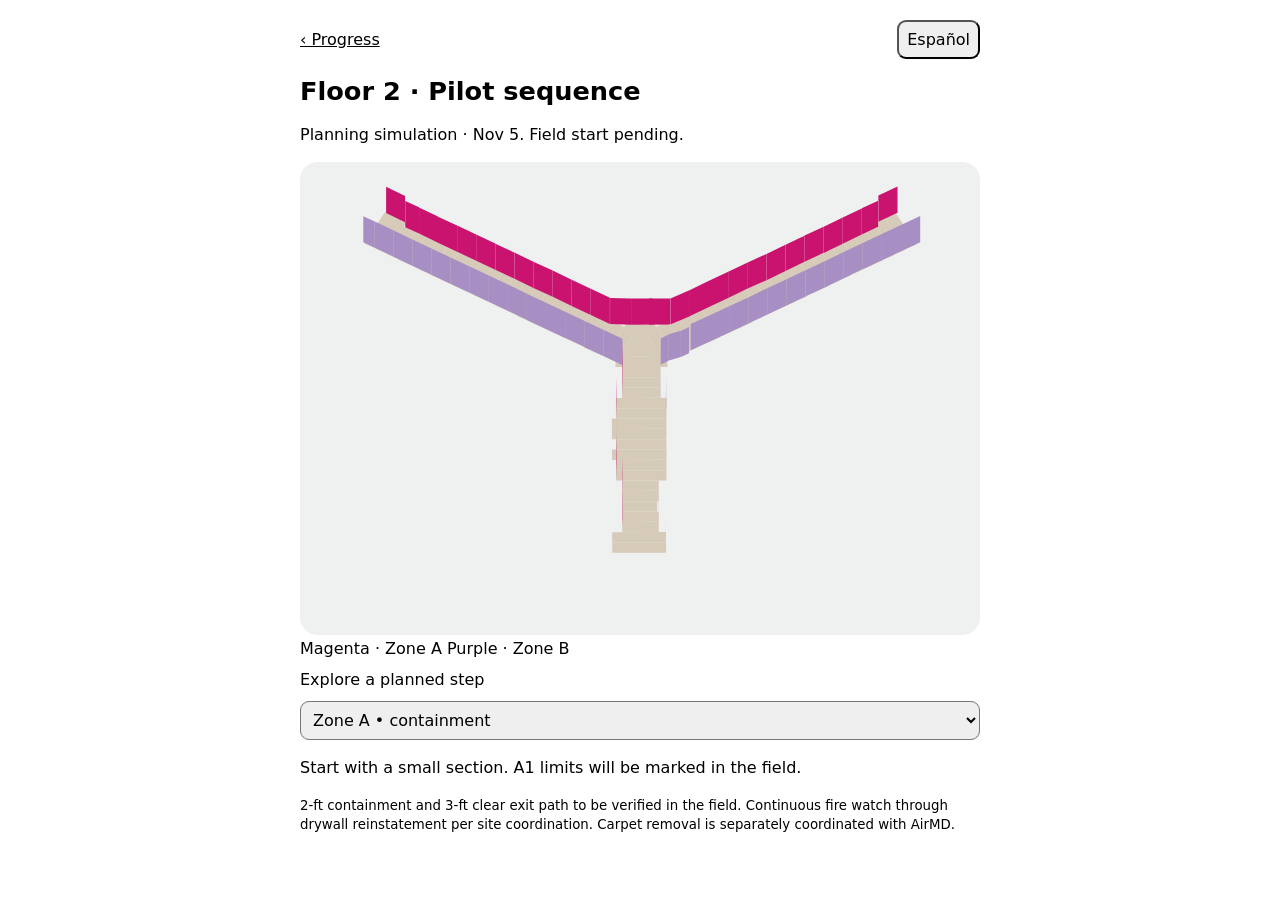
<file: floor-2-pilot.html>
<!doctype html><html lang="en"><meta charset="utf-8"><meta name="viewport" content="width=device-width,initial-scale=1"><title>5660 Collins · Floor 2 pilot</title><style>:root{color-scheme:light dark;font:16px system-ui}body{max-width:680px;margin:auto;padding:20px}header,nav{display:flex;align-items:center;justify-content:space-between;gap:12px}a{color:inherit}h1{font-size:1.6rem}figure{margin:0}svg{width:100%;height:auto;background:#eef1ef;border-radius:18px}button,select{font:inherit;padding:8px;max-width:100%;border-radius:9px}#stage{width:100%}p{line-height:1.45}small{color:inherit}nav{margin:12px 0}</style><header><a id="back" href="./index.html#progress"></a><button id="lang"></button></header><h1 id="title"></h1><p id="status"></p><figure><svg viewBox="0 0 540 375" role="img" aria-labelledby="mapTitle"><title id="mapTitle"></title><g id="surface"></g><g id="walls"></g></svg><figcaption id="legend"></figcaption></figure><nav><label for="stage" id="label"></label></nav><select id="stage"></select><p id="detail" aria-live="polite"></p><small id="note"></small><script>
const geometry={"lines":[{"name":"spine","a":[77.8,90.5],"b":[77.89,50.5]},{"name":"left","a":[77.8,90.5],"b":[35.09,113.42]},{"name":"right","a":[77.8,90.5],"b":[121.42,113.67]}],"panels":[[81,85.01,-1.5685,3.5,"spine"],[81.01,81.76,-1.5685,3,"spine"],[81.94,78.01,-1.5828,3.5,"spine"],[81.93,74.51,-1.5685,3.5,"spine"],[81.93,71.01,-1.5685,3.5,"spine"],[81.94,67.51,-1.5685,3.5,"spine"],[81.95,65.26,-1.5685,1,"spine"],[80.7,62.51,-1.5685,3.5,"spine"],[80.71,59.01,-1.5685,3.5,"spine"],[80.72,56.26,-1.5685,2,"spine"],[81.88,53.01,-1.5685,3.5,"spine"],[75.05,84.99,-1.5828,3.5,"spine"],[75,81.74,-1.5852,3,"spine"],[74.06,78.24,-1.5852,3,"spine"],[74.05,72.49,-1.5685,1.5,"spine"],[74.04,66.49,-1.5542,3.5,"spine"],[75.05,62.49,-1.5828,3.5,"spine"],[75.03,58.99,-1.5685,3.5,"spine"],[75.01,56.24,-1.5935,2,"spine"],[73.5,87.77,2.6205,3.5,"left"],[70.46,89.51,2.6205,3.5,"left"],[67.43,91.26,2.6205,3.5,"left"],[64.39,93,2.6205,3.5,"left"],[61.35,94.74,2.6205,3.5,"left"],[58.33,96.51,2.6062,3.5,"left"],[55.3,98.27,2.6205,3.5,"left"],[52.27,100.02,2.6205,3.5,"left"],[49.23,101.76,2.6205,3.5,"left"],[46.19,103.5,2.6205,3.5,"left"],[43.16,105.24,2.6205,3.5,"left"],[40.13,107.01,2.6062,3.5,"left"],[37.11,108.78,2.6205,3.5,"left"],[34.72,110.14,2.6241,2,"left"],[78.09,94.68,-3.1313,3.42,"left"],[74.71,94.73,3.0993,3.33,"left"],[71.5,95.68,2.6205,3.5,"left"],[68.46,97.43,2.6205,3.5,"left"],[65.44,99.19,2.6062,3.5,"left"],[62.4,100.94,2.6348,3.5,"left"],[59.37,102.68,2.6062,3.5,"left"],[56.34,104.44,2.6205,3.5,"left"],[53.3,106.19,2.6205,3.5,"left"],[50.27,107.93,2.6205,3.5,"left"],[47.23,109.67,2.6205,3.5,"left"],[44.21,111.44,2.6062,3.5,"left"],[41.61,112.95,2.6291,2.5,"left"],[38.98,115.44,2.6062,3.5,"left"],[80.93,94.68,0.0114,3.38,"right"],[84.19,95.52,0.4883,3.5,"right"],[87.25,97.23,0.5311,3.5,"right"],[90.28,98.99,0.5169,3.5,"right"],[93.31,100.74,0.5311,3.5,"right"],[96.35,102.47,0.5026,3.5,"right"],[99.4,104.2,0.5311,3.5,"right"],[102.42,105.97,0.5311,3.5,"right"],[105.45,107.73,0.5169,3.5,"right"],[108.49,109.48,0.5311,3.5,"right"],[111.51,111.25,0.5311,3.5,"right"],[114.32,112.89,0.5216,3,"right"],[117.18,115.49,0.5169,3.5,"right"],[81.74,87.34,0.5549,1.5,"right"],[83.34,88.08,0.3394,2.02,"right"],[84.94,88.78,0.5216,1.5,"right"],[87.38,90.59,0.5026,3.5,"right"],[90.43,92.3,0.5169,3.5,"right"],[93.48,94.03,0.5169,3.5,"right"],[96.51,95.78,0.5311,3.5,"right"],[99.54,97.53,0.5169,3.5,"right"],[102.57,99.28,0.5311,3.5,"right"],[105.61,101.04,0.5169,3.5,"right"],[108.64,102.79,0.5311,3.5,"right"],[111.66,104.56,0.5311,3.5,"right"],[114.69,106.31,0.5169,3.5,"right"],[117.73,108.05,0.5169,3.5,"right"],[120.78,109.78,0.5169,3.5,"right"]],"carpet":[[[82.3,90.51],[82.3,88.51],[73.3,88.49],[73.3,90.49]],[[82.15,88.51],[82.16,86.51],[73.91,86.49],[73.9,88.49]],[[81.06,86.51],[81.06,84.51],[75.01,84.49],[75.01,86.49]],[[81.06,84.51],[81.07,82.51],[74.97,82.49],[74.96,84.49]],[[81.07,82.51],[81.07,80.51],[74.97,80.49],[74.97,82.49]],[[82.02,80.51],[82.03,78.51],[73.98,78.49],[73.97,80.49]],[[81.98,78.51],[81.98,76.51],[73.98,76.49],[73.98,78.49]],[[81.98,76.51],[81.99,74.51],[73.34,74.49],[73.33,76.49]],[[81.99,74.51],[81.99,72.51],[73.34,72.49],[73.34,74.49]],[[81.99,72.51],[82,70.51],[74,70.49],[73.99,72.49]],[[82,70.51],[82,68.51],[73.35,68.49],[73.35,70.49]],[[82,68.51],[82,66.51],[74,66.49],[74,68.49]],[[82,66.51],[82.01,64.51],[74.01,64.49],[74,66.49]],[[80.76,64.51],[80.76,62.51],[75.01,62.49],[75.01,64.49]],[[80.76,62.51],[80.77,60.51],[74.97,60.49],[74.96,62.49]],[[80.52,60.51],[80.52,58.51],[74.97,58.49],[74.97,60.49]],[[80.77,58.51],[80.78,56.51],[74.98,56.49],[74.97,58.49]],[[80.78,56.51],[80.78,54.51],[74.98,54.49],[74.98,56.49]],[[81.93,54.51],[81.94,52.51],[73.39,52.49],[73.38,54.49]],[[81.94,52.51],[81.94,50.51],[73.39,50.49],[73.39,52.49]],[[75.67,86.53],[73.91,87.48],[78.05,95.19],[79.81,94.24]],[[73.93,87.52],[72.17,88.47],[75.79,95.21],[77.55,94.27]],[[72.19,88.51],[70.43,89.46],[73.53,95.23],[75.29,94.29]],[[70.43,89.46],[68.67,90.41],[71.51,95.69],[73.27,94.75]],[[68.72,90.49],[66.96,91.44],[69.77,96.68],[71.53,95.74]],[[66.98,91.48],[65.22,92.43],[68.05,97.72],[69.82,96.77]],[[65.24,92.47],[63.48,93.42],[66.32,98.71],[68.08,97.76]],[[63.5,93.46],[61.74,94.41],[64.58,99.7],[66.34,98.75]],[[61.76,94.45],[60,95.4],[62.84,100.69],[64.6,99.74]],[[60.02,95.44],[58.26,96.39],[61.1,101.68],[62.86,100.73]],[[58.31,96.48],[56.55,97.42],[59.38,102.71],[61.15,101.76]],[[56.57,97.47],[54.81,98.41],[57.65,103.7],[59.41,102.75]],[[54.86,98.5],[53.09,99.45],[55.91,104.69],[57.67,103.74]],[[53.12,99.49],[51.36,100.44],[54.19,105.72],[55.95,104.78]],[[51.38,100.48],[49.62,101.43],[52.45,106.71],[54.22,105.77]],[[49.64,101.47],[47.88,102.42],[50.71,107.7],[52.48,106.76]],[[47.9,102.46],[46.14,103.41],[48.98,108.69],[50.74,107.75]],[[46.16,103.45],[44.4,104.4],[47.26,109.73],[49.02,108.78]],[[44.45,104.48],[42.69,105.43],[45.52,110.72],[47.29,109.77]],[[42.71,105.47],[40.95,106.42],[43.78,111.71],[45.55,110.76]],[[40.97,106.46],[39.21,107.41],[42.05,112.7],[43.81,111.75]],[[39.23,107.45],[37.47,108.4],[40.31,113.69],[42.07,112.74]],[[37.52,108.49],[35.75,109.43],[38.99,115.47],[40.76,114.52]],[[35.78,109.48],[34.02,110.42],[37.26,116.46],[39.02,115.51]],[[75.81,94.25],[77.57,95.19],[81.68,87.46],[79.91,86.53]],[[78.07,94.26],[79.83,95.2],[83.44,88.4],[81.68,87.46]],[[80.32,94.28],[82.09,95.21],[85.21,89.34],[83.44,88.4]],[[82.44,94.55],[84.21,95.49],[86.98,90.28],[85.21,89.34]],[[84.18,95.53],[85.95,96.47],[88.7,91.31],[86.93,90.37]],[[85.88,96.6],[87.65,97.54],[90.49,92.2],[88.72,91.26]],[[87.62,97.59],[89.39,98.53],[92.2,93.23],[90.44,92.29]],[[89.37,98.57],[91.13,99.51],[93.95,94.21],[92.18,93.27]],[[91.11,99.55],[92.88,100.49],[95.69,95.19],[93.92,94.25]],[[92.83,100.58],[94.59,101.52],[97.41,96.22],[95.64,95.28]],[[94.57,101.56],[96.34,102.5],[99.13,97.24],[97.36,96.31]],[[96.29,102.59],[98.06,103.53],[100.87,98.23],[99.11,97.29]],[[98.03,103.57],[99.8,104.51],[102.61,99.21],[100.85,98.27]],[[99.75,104.6],[101.52,105.53],[104.36,100.19],[102.59,99.25]],[[101.5,105.58],[103.26,106.52],[106.08,101.22],[104.31,100.28]],[[103.24,106.56],[105,107.5],[107.82,102.2],[106.05,101.26]],[[104.98,107.54],[106.75,108.48],[109.54,103.23],[107.77,102.29]],[[106.7,108.57],[108.47,109.51],[111.28,104.21],[109.52,103.27]],[[108.42,109.6],[110.19,110.53],[113,105.24],[111.23,104.3]],[[110.16,110.58],[111.93,111.52],[114.74,106.22],[112.98,105.28]],[[111.91,111.56],[113.67,112.5],[116.49,107.2],[114.72,106.26]],[[113.62,112.59],[115.39,113.53],[118.23,108.18],[116.46,107.25]],[[114.97,114.32],[116.73,115.26],[119.95,109.21],[118.18,108.27]],[[116.71,115.3],[118.48,116.24],[121.67,110.24],[119.9,109.3]]]};
const steps=[
['Zone A • containment','Zona A • containment','Start with a small section. A1 limits will be marked in the field.','Comenzar en un tramo pequeño. A1 se delimitará en campo.'],
['A • removal and cleaning','A • retiro y limpieza','Inspect the first opening before expanding along the magenta side.','Revisar la primera apertura antes de ampliar por el lado fucsia.'],
['A • AirMD verification','A • verificación AirMD','Inspection and sampling when the section is ready.','Inspección y muestreo cuando el tramo esté listo.'],
['A • awaiting written clearance','A • espera de clearance escrito','Timing varies. If corrections are required, reclean and repeat verification.','El plazo varía. Si se requieren correcciones, limpiar y repetir la verificación.'],
['A • drywall reinstatement','A • reinstalación de drywall','Rebuild the released area after written clearance and applicable inspections.','Reconstruir el área liberada tras el clearance escrito y las inspecciones aplicables.'],
['Zone B • move containment','Zona B • trasladar containment','Move to the opposite purple side once Zone A is rebuilt and released. Floor 3 requires a separate decision.','Pasar al lado morado opuesto tras reconstruir y liberar A. El piso 3 requiere una decisión adicional.']];
let es=new URLSearchParams(location.search).get('lang')==='es';const el=id=>document.getElementById(id);
function project(x,y,z){return [(x-77.8)*5+270,(114-y)*4.1+50-z*3.2]}
function polygon(group,coords,fill){const p=document.createElementNS('http://www.w3.org/2000/svg','polygon');p.setAttribute('points',coords.map(x=>x.join(',')).join(' '));p.setAttribute('fill',fill);group.append(p)}
function render(){const n=el('stage').selectedIndex<0?0:el('stage').selectedIndex,t=(a,b)=>es?b:a;document.documentElement.lang=es?'es':'en';el('title').textContent=t('Floor 2 · Pilot sequence','Piso 2 · Secuencia piloto');el('back').textContent=t('‹ Progress','‹ Progreso');el('lang').textContent=es?'English':'Español';el('status').textContent=t('Planning simulation · Nov 5. Field start pending.','Simulación de planificación · 5 nov. Inicio en campo pendiente.');el('mapTitle').textContent=t('Opposite wall runs on Floor 2','Lados opuestos del pasillo del piso 2');el('label').textContent=t('Explore a planned step','Explorar una etapa prevista');el('stage').replaceChildren(...steps.map(row=>new Option(row[es?1:0])));el('stage').selectedIndex=n;el('detail').textContent=steps[n][es?3:2];el('legend').textContent=t('Magenta · Zone A     Purple · Zone B','Fucsia · Zona A     Morado · Zona B');el('note').textContent=t('2-ft containment and 3-ft clear exit path to be verified in the field. Continuous fire watch through drywall reinstatement per site coordination. Carpet removal is separately coordinated with AirMD.','Containment de 2 ft y paso de salida libre de 3 ft a verificar en campo. Fire watch continuo hasta reinstalar drywall según coordinación en sitio. Retiro de alfombra por coordinar con AirMD.');const floor=el('surface'),walls=el('walls');floor.replaceChildren();walls.replaceChildren();geometry.carpet.forEach(poly=>polygon(floor,poly.map(([x,y])=>project(x,y,0)),'#d5cbb8'));geometry.panels.slice().sort((a,b)=>b[1]-a[1]).forEach(([x,y,angle,w,key])=>{const line=geometry.lines.find(l=>l.name===key);if(!line)return;const dx=line.b[0]-line.a[0],dy=line.b[1]-line.a[1],side=Math.sign(dx*(y-line.a[1])-dy*(x-line.a[0]));const A=side===(key==='right'?1:-1);const dx2=Math.cos(angle)*w/2,dy2=Math.sin(angle)*w/2;const h=A&&n>=1&&n<=3?0.55:6.5;const fill=A?(n===4||n===5?'#d3c1cc':'#ca126f'):(n===5?'#6024ae':'#a78ec3');polygon(walls,[project(x-dx2,y-dy2,0),project(x+dx2,y+dy2,0),project(x+dx2,y+dy2,h),project(x-dx2,y-dy2,h)],fill)})}el('stage').onchange=render;el('lang').onclick=()=>{es=!es;render()};render();
</script></html>
</file>
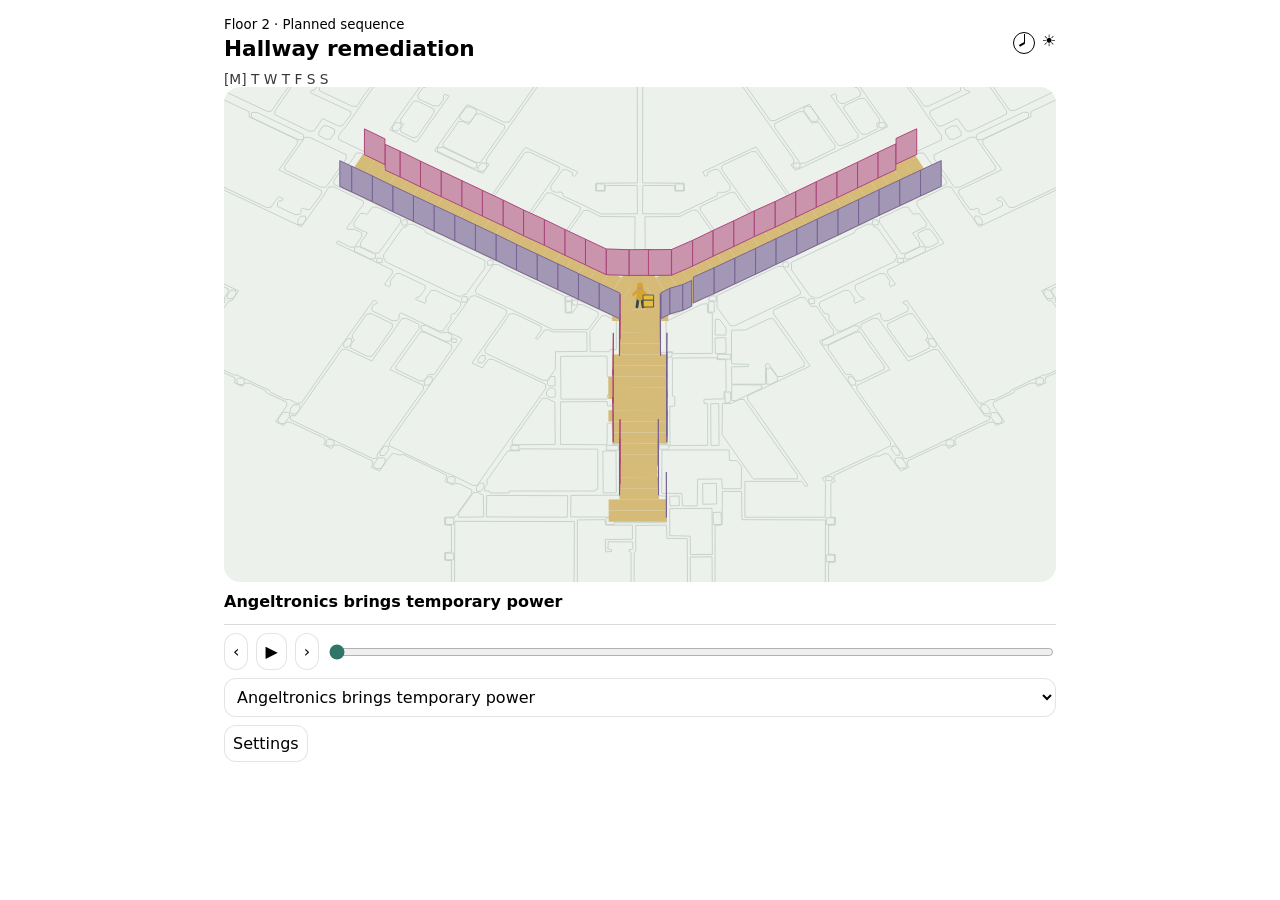
<file: hallway-aerial.html>
<!doctype html><html lang="en"><head><meta charset="utf-8"><meta name="viewport" content="width=device-width,initial-scale=1"><title>5660 · Hallway Remediation</title><style>:root{color-scheme:light dark;font:16px system-ui,sans-serif}*{box-sizing:border-box}body{margin:0;background:Canvas;color:CanvasText}main{max-width:860px;margin:auto;padding:14px}header,nav,.meta,.tools{display:flex;gap:8px;align-items:center;justify-content:space-between}.meta{font-size:.86rem;opacity:.78}h1{font-size:1.35rem;margin:3px 0 10px}button,select,summary{font:inherit;border:1px solid #919d9644;border-radius:12px;padding:8px;background:Canvas;color:CanvasText;cursor:pointer}canvas{width:100%;height:clamp(250px,55svh,540px);display:block;border-radius:16px;touch-action:manipulation}figure{margin:0}figcaption{min-height:42px;padding:10px 0;font-weight:550}nav{border-top:1px solid #8a998d55;padding:8px 0}input[type=range]{width:100%;accent-color:#317468}#chapter{max-width:100%;width:100%}.tools{margin-top:10px;flex-wrap:wrap}.time{display:flex;align-items:center;gap:7px}#dial{position:relative;border:1px solid;border-radius:100%;width:22px;height:22px}#dial:before,#dial:after{content:'';position:absolute;left:50%;bottom:50%;width:1.5px;background:currentColor;transform-origin:bottom;height:6px;transform:rotate(var(--hour))}#dial:after{height:9px;transform:rotate(var(--minute))}#detail:empty{display:none}#detail{margin:4px 0;color:#47786b}details{margin-top:8px}summary{display:inline-block}label{padding:6px;display:inline-block}button:focus-visible,select:focus-visible{outline:2px solid #547fca}</style></head><body><main><header><div><small id="subtitle"></small><h1 id="title"></h1></div><div class="time" aria-hidden="true"><i id="dial"></i><span id="sky"></span></div></header><div class="meta"><span id="days"></span></div><figure><canvas id="scene" aria-label="Floor 2 aerial pilot simulation"></canvas><figcaption id="caption"></figcaption></figure><output id="detail"></output><nav><button id="prev" aria-label="Previous">‹</button><button id="play" aria-label="Play">▶</button><button id="next" aria-label="Next">›</button><input type="range" min="0" step=".001" id="timeline" aria-label="Timeline"></nav><select id="chapter" aria-label="Chapter"></select><details><summary id="settings"></summary><div class="tools"><button id="language"></button><select id="speed" aria-label="Speed"><option>1</option><option selected>1.5</option></select><label><input type="checkbox" id="delay"><span id="delayText"></span></label><label><input type="checkbox" id="holiday"><span id="holidayText"></span></label></div></details></main><script type="application/json" id="geometry">{"outlines":[[[133.14,159.21],[132.44,160.44],[133.68,161.14],[134.37,159.9]],[[133.04,159.56],[133.63,159.56],[133.98,159.8],[133.98,160.4],[133.78,160.69],[133.09,160.69],[132.84,160.49],[132.84,159.85]],[[22.86,159.21],[21.68,159.9],[22.37,161.14],[23.56,160.44]],[[22.02,159.8],[22.32,159.6],[23.01,159.6],[23.16,159.85],[23.16,160.49],[22.91,160.69],[22.22,160.69],[22.02,160.4]],[[66.37,33.48],[66.32,34.86],[66.72,34.91],[66.77,33.53]],[[90.02,9.88],[89.98,15.26],[90.32,15.31],[90.37,9.93]],[[106.67,1.38],[104.69,1.38],[104.59,2.37],[97.09,2.37],[96.99,1.38],[95.65,1.38],[95.56,2.37],[90.42,2.37],[90.32,2.07],[88.1,2.07],[88,1.38],[86.67,1.38],[86.62,4.15],[86.42,4.25],[86.37,4.44],[82.72,4.44],[82.62,4.2],[82.37,4.2],[82.27,4.44],[79.01,4.44],[78.91,4.2],[75.11,4.2],[75.01,4.44],[71.75,4.44],[71.65,4.2],[71.41,4.2],[71.31,4.44],[67.65,4.44],[67.6,4.25],[67.36,4.05],[66.02,4.05],[65.93,4.44],[51.46,4.44],[51.36,4.05],[49.28,4.1],[49.28,5.43],[50.27,5.53],[50.27,11.16],[49.28,11.26],[49.28,12.59],[50.27,12.69],[50.27,18.32],[49.28,18.42],[49.28,19.75],[50.27,19.85],[50.27,24.59],[49.28,24.69],[49.28,26.02],[49.43,26.12],[49.43,26.72],[47.31,28.84],[47.31,34.47],[49.43,36.59],[49.43,37.19],[49.28,37.28],[49.28,38.62],[50.27,38.72],[50.27,43.51],[49.28,43.6],[49.28,44.94],[50.27,45.04],[50.27,49.83],[49.28,49.93],[49.28,51.26],[50.81,51.36],[53.23,55.51],[53.28,56.2],[51.36,57.33],[50.72,57.33],[50.52,57.09],[49.38,57.68],[49.28,57.83],[49.53,58.22],[49.53,58.86],[43.26,62.52],[42.42,62.47],[42.12,62.67],[41.53,62.67],[40.64,61.28],[39.75,59.65],[39.65,59.6],[38.47,60.3],[38.67,60.69],[38.67,61.38],[33.73,64.25],[33.04,64.25],[32.69,63.65],[32.49,63.7],[31.46,64.35],[31.7,64.79],[31.65,65.43],[26.57,68.35],[25.98,68.35],[25.63,67.75],[24.4,68.44],[26.07,71.31],[26.02,71.95],[23.36,73.43],[23.01,73.68],[22.96,73.98],[20.59,75.36],[19.9,75.36],[19.51,74.77],[18.27,75.46],[18.42,75.7],[18.42,76.3],[15.56,77.93],[15.36,78.07],[15.31,78.42],[13.09,79.7],[12.3,79.75],[11.85,79.16],[10.67,79.85],[11.31,81.04],[11.85,81.14],[16.94,89.93],[16.89,90.72],[17.43,91.6],[17.43,92.25],[7.8,97.88],[7.11,97.88],[6.72,97.28],[5.53,97.98],[6.22,99.21],[6.62,99.01],[7.26,99.01],[7.41,99.16],[9.88,103.51],[9.88,104.15],[9.28,104.49],[9.98,105.73],[10.37,105.53],[11.01,105.53],[11.16,105.68],[13.63,110.02],[13.63,110.62],[13.04,110.96],[13.23,111.36],[13.23,112],[7.9,115.11],[7.26,115.11],[6.86,114.52],[5.83,115.11],[5.68,115.31],[6.37,116.44],[6.77,116.25],[7.41,116.25],[7.56,116.4],[10.02,120.74],[10.02,121.33],[9.43,121.73],[10.12,122.96],[10.52,122.77],[11.16,122.81],[13.73,127.26],[13.73,127.9],[13.19,128.25],[13.19,128.54],[13.04,128.69],[10.62,130.07],[10.67,130.81],[10.42,131.01],[8.05,132.35],[7.41,132.35],[7.01,131.8],[5.83,132.49],[6.52,133.68],[6.86,133.48],[7.51,133.48],[7.65,133.63],[9.58,136.99],[9.58,137.58],[8.99,137.98],[9.68,139.21],[10.07,139.01],[10.72,139.01],[12.74,142.47],[12.74,143.11],[12.15,143.46],[12.84,144.69],[13.23,144.49],[13.93,144.54],[15.9,147.95],[15.9,148.59],[15.31,148.94],[16,150.17],[16.4,149.98],[17.09,150.02],[19.06,153.43],[19.06,154.07],[18.57,154.32],[18.47,154.47],[19.16,155.65],[23.9,152.99],[24.2,152.74],[30.37,149.19],[31.06,149.19],[31.51,149.98],[31.9,150.02],[32.99,151.9],[32.99,152.54],[32.44,152.94],[33.33,154.52],[33.53,154.72],[34.72,154.02],[34.52,153.63],[34.52,153.04],[34.67,152.89],[39.16,150.27],[39.8,150.27],[40.15,150.86],[40.35,150.81],[41.38,150.17],[41.19,149.78],[41.19,149.14],[41.43,148.94],[45.83,146.42],[46.47,146.42],[46.81,146.96],[47.26,146.77],[48.05,146.27],[47.8,145.88],[47.85,145.23],[52.49,142.57],[53.19,142.57],[53.53,143.11],[54.77,142.42],[54.67,142.22],[54.72,141.53],[59.31,139.75],[60,139.75],[60.3,140.44],[61.63,139.95],[61.48,139.6],[61.53,138.96],[66.07,137.53],[66.77,137.53],[67.01,138.27],[68,138.07],[68.4,137.93],[68.35,137.04],[68.49,136.94],[74.47,135.65],[75.11,135.7],[75.16,136.54],[76.49,136.54],[76.59,135.85],[79.41,135.85],[79.51,136.54],[80.84,136.54],[80.89,135.7],[81.53,135.65],[87.36,136.89],[87.7,137.04],[87.65,137.93],[87.85,138.02],[88.99,138.27],[89.23,137.53],[89.93,137.53],[94.47,138.96],[94.52,139.7],[94.42,139.95],[95.51,140.4],[95.75,140.4],[96,139.75],[96.69,139.75],[101.38,141.58],[101.38,142.27],[101.28,142.42],[102.47,143.11],[102.81,142.57],[103.51,142.57],[108.15,145.23],[108.2,145.88],[107.95,146.27],[108.74,146.77],[109.19,146.96],[109.53,146.42],[110.22,146.42],[114.81,149.09],[114.81,149.78],[114.62,150.17],[115.85,150.86],[116.2,150.27],[116.84,150.27],[121.53,153.04],[121.53,153.68],[121.33,154.02],[122.47,154.72],[122.67,154.52],[123.56,152.94],[123.31,152.74],[123.31,152.05],[124.3,150.27],[124.84,149.48],[125.48,149.48],[134.81,154.86],[134.96,154.72],[135.56,154.72],[135.6,154.96],[136.84,155.65],[137.53,154.47],[137.43,154.32],[136.99,154.07],[136.99,153.43],[138.96,150.02],[139.65,149.98],[140,150.17],[140.69,148.94],[140.15,148.59],[140.15,147.95],[142.12,144.54],[142.81,144.49],[143.16,144.69],[143.85,143.46],[143.26,143.06],[143.26,142.47],[145.28,139.01],[145.98,139.01],[146.32,139.21],[147.01,137.98],[146.42,137.58],[146.42,136.99],[147.8,134.57],[148.49,133.48],[149.14,133.48],[149.48,133.68],[150.17,132.49],[148.99,131.8],[148.64,132.35],[148,132.35],[145.43,130.86],[145.38,130.07],[142.96,128.69],[142.81,128.54],[142.81,128.25],[142.27,127.9],[142.27,127.26],[144.84,122.81],[145.53,122.77],[145.88,122.96],[146.57,121.73],[146.02,121.38],[146.02,120.74],[148.59,116.3],[149.28,116.25],[149.63,116.44],[150.32,115.21],[149.19,114.52],[149.09,114.52],[148.74,115.11],[148.1,115.11],[142.77,112.05],[142.72,111.41],[142.96,110.96],[142.42,110.62],[142.42,110.02],[144.99,105.58],[145.68,105.53],[146.02,105.73],[146.72,104.49],[146.17,104.15],[146.17,103.51],[148.74,99.06],[149.43,99.01],[149.78,99.21],[150.47,97.98],[149.33,97.28],[149.23,97.28],[148.89,97.88],[148.25,97.88],[138.57,92.25],[138.57,91.6],[139.11,90.67],[139.06,89.98],[144.2,81.14],[144.69,81.09],[145.38,79.85],[144.15,79.16],[143.75,79.75],[142.96,79.7],[140.69,78.37],[140.64,78.07],[140.3,77.83],[137.63,76.35],[137.58,75.7],[137.73,75.46],[136.54,74.77],[136.1,75.36],[135.41,75.36],[133.09,74.02],[132.99,73.63],[129.98,71.95],[129.93,71.31],[131.6,68.49],[131.51,68.35],[130.37,67.75],[130.02,68.35],[129.43,68.35],[124.35,65.43],[124.3,64.79],[124.54,64.35],[123.51,63.7],[123.31,63.7],[123.01,64.25],[122.32,64.25],[117.58,61.53],[117.33,61.33],[117.33,60.69],[117.53,60.3],[116.49,59.65],[116.3,59.6],[114.57,62.57],[114.47,62.67],[113.88,62.67],[113.23,62.27],[112.54,62.27],[106.52,58.77],[106.52,58.12],[106.72,57.78],[106.07,57.38],[106.07,51.36],[106.72,51.26],[106.72,49.93],[105.73,49.83],[105.73,44.69],[106.72,44.59],[106.72,43.26],[105.73,43.16],[105.73,38.02],[106.72,37.93],[106.72,36.59],[106.07,36.49],[106.07,34.17],[105.73,34.07],[105.73,30.77],[106.72,30.67],[106.72,29.33],[106.07,29.23],[106.07,23.56],[106.72,23.46],[106.72,22.12],[106.07,22.02],[106.07,16.59],[106.72,16.49],[106.72,15.16],[106.07,15.06],[106.07,9.68],[106.72,9.58],[106.72,8.25],[105.73,8.15],[105.73,2.86],[106.72,2.77]],[[136.25,154.12],[136.89,154.12],[137.14,154.32],[137.14,154.91],[136.94,155.21],[136.25,155.21],[136.05,155.06],[136.05,154.37]],[[18.86,154.32],[19.21,154.07],[19.8,154.07],[20,154.37],[20,155.01],[19.75,155.21],[19.06,155.21],[18.86,154.91]],[[32.99,152.69],[33.78,152.64],[34.32,153.48],[34.32,154.07],[33.98,154.32],[33.28,154.27],[32.84,153.48],[32.84,152.84]],[[122.22,152.59],[122.81,152.59],[123.16,152.84],[123.16,153.48],[122.67,154.32],[122.07,154.32],[121.73,154.07],[121.73,153.43]],[[115.26,149.33],[115.9,149.33],[116.2,149.53],[116.2,150.12],[115.95,150.47],[115.36,150.47],[115.06,150.27],[115.06,149.58]],[[39.85,149.53],[40.1,149.33],[40.74,149.33],[40.94,149.58],[40.94,150.27],[40.74,150.42],[40.05,150.42],[39.85,150.12]],[[139.41,148.64],[140.05,148.64],[140.35,148.84],[140.35,149.43],[140.1,149.78],[139.51,149.78],[139.21,149.58],[139.21,148.89]],[[15.7,148.84],[16.05,148.59],[16.64,148.59],[16.84,148.89],[16.84,149.53],[16.59,149.73],[15.9,149.73],[15.7,149.43]],[[108.54,145.43],[109.14,145.43],[109.43,145.63],[109.43,146.32],[109.23,146.57],[108.59,146.57],[108.35,146.37],[108.35,145.73]],[[46.57,145.63],[46.86,145.43],[47.46,145.43],[47.65,145.73],[47.65,146.37],[47.41,146.57],[46.77,146.57],[46.57,146.32]],[[142.57,143.16],[143.21,143.16],[143.51,143.36],[143.51,143.95],[143.26,144.3],[142.67,144.3],[142.37,144.1],[142.37,143.41]],[[12.54,143.36],[12.89,143.11],[13.48,143.11],[13.68,143.46],[13.68,144.05],[13.43,144.25],[12.74,144.25],[12.54,143.95]],[[101.83,141.63],[102.52,141.63],[102.77,141.83],[102.77,142.47],[102.62,142.72],[101.93,142.72],[101.63,142.52],[101.63,141.93]],[[53.23,141.83],[53.48,141.63],[54.17,141.63],[54.37,141.93],[54.37,142.52],[54.02,142.77],[53.43,142.77],[53.23,142.47]],[[94.91,138.96],[95.51,138.96],[95.9,139.16],[95.9,139.75],[95.7,140.15],[95.11,140.15],[94.72,139.95],[94.72,139.36]],[[60.1,139.16],[60.49,138.96],[61.09,138.96],[61.28,139.31],[61.28,139.95],[60.94,140.15],[60.3,140.15],[60.1,139.75]],[[145.73,137.68],[146.37,137.68],[146.67,137.88],[146.67,138.47],[146.42,138.81],[145.83,138.81],[145.53,138.62],[145.53,137.93]],[[11.31,137.33],[11.31,138.17],[10.22,138.81],[9.63,138.81],[9.38,138.47],[9.38,137.88],[9.53,137.73],[10.52,137.19],[11.16,137.19]],[[87.9,137.19],[88,137.09],[88.99,137.09],[88.99,137.98],[88.25,138.02],[87.95,137.93]],[[66.96,137.14],[68.05,137.04],[68.15,137.19],[68.15,137.88],[67.75,138.02],[67.06,138.02],[66.96,137.88]],[[79.56,135.26],[80.69,135.21],[80.79,135.51],[80.79,136.4],[79.6,136.44]],[[75.26,135.26],[76.4,135.21],[76.44,136.4],[75.26,136.44]],[[148.84,132.2],[149.53,132.2],[149.78,132.4],[149.78,133.04],[149.63,133.28],[148.94,133.28],[148.69,133.09],[148.69,132.44]],[[6.22,132.4],[6.47,132.2],[7.11,132.2],[7.31,132.44],[7.31,133.14],[7.01,133.33],[6.42,133.33],[6.22,133.04]],[[124.05,131.11],[124.69,131.11],[124.99,131.31],[124.99,132],[124.54,132.74],[123.95,132.74],[123.6,132.49],[123.6,131.85]],[[31.31,131.11],[32,131.16],[32.4,131.85],[32.4,132.49],[32.25,132.64],[31.41,132.64],[31.01,131.95],[31.01,131.31]],[[124.3,129.98],[125.04,129.93],[125.83,130.37],[125.83,131.21],[125.09,131.26],[124.3,130.81]],[[31.7,129.98],[31.7,130.81],[30.91,131.26],[30.17,131.21],[30.17,130.37],[30.96,129.93]],[[13.58,128.94],[13.53,129.58],[11.7,130.62],[11.06,130.57],[11.06,129.98],[12.89,128.89]],[[141.53,127.95],[142.17,127.95],[142.42,128.15],[142.42,128.79],[142.22,129.09],[141.63,129.09],[141.33,128.89],[141.33,128.2]],[[13.73,128],[14.47,127.95],[14.62,128.1],[14.67,128.89],[14.57,128.99],[13.83,129.04],[13.68,128.89],[13.63,128.1]],[[119.8,125.04],[120.44,125.04],[125.14,127.75],[125.14,128.4],[124.05,130.32],[123.06,131.85],[122.42,131.85],[117.73,129.09],[117.73,128.49]],[[36.35,124.99],[37.48,127.11],[38.32,128.44],[38.32,129.09],[33.58,131.85],[32.94,131.85],[31.95,130.32],[30.86,128.4],[30.86,127.8],[35.6,125.04]],[[132.4,124.25],[133.19,124.3],[139.95,128.25],[141.98,129.33],[147.95,132.89],[147.95,133.58],[142.47,143.01],[141.73,142.96],[125.04,133.38],[125.04,132.69],[125.93,131.21],[126.57,131.21],[127.75,131.95],[127.95,131.95]],[[23.75,124.1],[25.58,127.31],[26.91,129.43],[28.25,131.85],[28.35,131.9],[29.48,131.21],[30.07,131.21],[30.96,132.69],[30.96,133.38],[14.27,142.96],[13.58,143.01],[13.09,142.32],[11.21,139.06],[11.21,138.37],[11.8,138.02],[11.75,137.83],[11.11,136.79],[10.72,136.99],[10.07,136.99],[9.93,136.84],[8.05,133.58],[8.05,132.89],[10.86,131.26],[11.56,130.77],[23.16,124.1]],[[104.15,122.42],[104.2,123.06],[103.11,124.94],[102.42,124.99],[102.17,124.84],[102.12,124.15],[103.21,122.32],[103.85,122.27]],[[52.4,122.17],[53.04,122.22],[53.93,123.8],[53.93,124.4],[53.09,124.89],[52.49,124.89],[51.51,123.31],[51.51,122.72]],[[145.28,121.43],[145.93,121.43],[146.22,121.63],[146.22,122.22],[145.98,122.57],[145.38,122.57],[145.09,122.37],[145.09,121.68]],[[9.83,121.63],[10.07,121.43],[10.72,121.43],[10.91,121.68],[10.91,122.37],[10.72,122.52],[10.02,122.52],[9.83,122.22]],[[113.23,121.14],[113.93,121.14],[114.07,121.23],[114.07,121.93],[113.98,122.07],[113.28,122.07],[113.14,121.98],[113.14,121.28]],[[41.63,120.64],[42.37,120.59],[42.86,121.33],[42.81,122.02],[42.07,122.07],[41.93,121.93],[41.58,121.28]],[[121.78,121.48],[122.42,121.48],[124.69,122.81],[125.98,120.59],[126.67,120.54],[131.9,123.6],[131.9,124.25],[129.23,128.89],[128.84,128.89],[128.64,129.14],[128.69,129.88],[127.95,131.16],[127.31,131.16],[125.14,129.88],[125.14,129.19],[125.83,127.95],[125.93,127.85],[126.37,127.8],[126.52,127.51],[120.64,124.1],[120.64,123.46]],[[34.22,121.48],[35.46,123.46],[35.46,124.05],[29.58,127.41],[29.48,127.56],[29.68,127.85],[30.12,127.9],[30.91,129.23],[30.91,129.83],[28.94,131.01],[28.25,131.01],[27.56,129.83],[27.56,129.09],[27.41,128.79],[26.86,128.69],[24.3,124.15],[24.3,123.51],[29.33,120.54],[30.07,120.59],[31.31,122.81],[33.63,121.48]],[[110.62,120],[111.26,120],[112.74,120.84],[112.89,120.99],[112.89,121.58],[112.74,121.83],[113.19,122.12],[113.19,122.77],[111.06,126.42],[110.37,126.42],[108,125.04],[108,124.4],[108.94,122.86],[109.88,121.09]],[[44.49,119.41],[45.19,119.46],[47.7,123.85],[47.7,124.49],[45.33,125.93],[44.74,125.93],[42.81,122.72],[42.81,122.12],[43.26,121.83],[42.81,121.04],[42.81,120.44]],[[123.56,119.11],[124.2,119.11],[125.23,119.75],[125.23,120.4],[124.59,121.48],[123.95,121.48],[122.91,120.84],[122.91,120.2]],[[32.44,119.11],[33.09,120.2],[33.09,120.84],[32.05,121.48],[31.41,121.48],[30.77,120.4],[30.77,119.75],[31.8,119.11]],[[127.6,119.06],[128.25,119.01],[135.11,122.96],[135.16,123.7],[135.06,123.9],[134.42,123.95],[127.75,120.1],[127.51,119.9],[127.51,119.26]],[[28.49,119.16],[28.54,119.9],[21.68,123.9],[20.94,123.9],[20.84,123.7],[20.89,122.96],[27.75,119.01],[28.35,119.01]],[[110.07,119.36],[110.07,119.95],[106.07,126.91],[106.72,127.26],[106.91,127.01],[106.91,126.27],[107.41,125.53],[108.05,125.53],[110.37,126.86],[110.42,127.56],[109.93,128.4],[109.53,128.44],[109.33,128.74],[109.28,129.53],[102.52,141.19],[101.43,141.19],[94.72,138.57],[89.19,136.84],[89.23,136.1],[97.19,122.42],[97.88,122.47],[102.91,125.38],[107.16,117.98],[107.75,117.98],[109.78,119.11]],[[148.99,114.96],[149.68,114.96],[149.93,115.16],[149.93,115.8],[149.73,116.1],[149.14,116.1],[148.79,115.85],[148.79,115.26]],[[53.93,114.91],[54.52,114.91],[58.07,120.99],[58.07,121.58],[54.57,123.65],[53.88,123.6],[52.84,121.78],[52,122.27],[51.31,122.27],[50.17,120.2],[49.04,118.37],[49.04,117.78]],[[6.12,115.11],[6.42,114.91],[7.01,114.91],[7.26,115.26],[7.26,115.85],[6.96,116.05],[6.32,116.05],[6.12,115.8]],[[101.58,114.77],[102.27,114.81],[106.67,117.43],[106.67,118.02],[105.53,119.9],[104.3,122.12],[103.7,122.12],[103.31,121.93],[102.02,124.05],[101.33,124],[97.78,121.88],[97.83,121.19]],[[100.74,113.93],[101.38,113.93],[101.53,114.02],[101.53,114.62],[101.38,114.81],[100.74,114.81],[100.59,114.72],[100.59,114.07]],[[54.02,114.02],[53.98,114.77],[49.04,117.63],[48.25,117.63],[48.2,116.94],[53.33,113.93],[53.93,113.93]],[[54.22,113.38],[55.06,113.38],[55.46,114.07],[55.41,114.72],[55.26,114.81],[54.67,114.81],[54.17,114.07]],[[141.63,110.72],[142.32,110.72],[142.57,110.91],[142.57,111.56],[142.37,111.85],[141.78,111.85],[141.43,111.6],[141.43,111.01]],[[13.48,110.86],[13.78,110.67],[14.37,110.67],[14.62,111.01],[14.62,111.6],[14.32,111.8],[13.68,111.8],[13.48,111.56]],[[124.25,110.47],[125.04,110.52],[130.27,113.63],[130.27,114.27],[127.31,119.46],[126.67,119.46],[121.23,116.3],[121.28,115.56]],[[31.8,110.47],[34.77,115.56],[34.81,116.3],[29.48,119.41],[28.74,119.46],[25.78,114.37],[25.73,113.63],[31.01,110.52]],[[83.21,109.93],[84.4,109.88],[84.44,111.06],[83.26,111.11]],[[71.56,109.93],[72.74,109.88],[72.79,111.06],[71.6,111.11]],[[78.37,105.73],[83.7,105.68],[89.38,108.99],[89.38,109.48],[89.53,109.58],[90.47,109.58],[91.11,109.93],[91.26,110.07],[91.26,110.72],[89.53,113.68],[88.89,113.68],[87.95,113.09],[87.95,112.64],[87.65,112.44],[87.56,112.49],[87.21,113.23],[95.06,117.73],[100.3,108.59],[100.84,108.54],[101.04,108.25],[100.99,107.46],[101.53,106.47],[102.22,106.42],[106.67,109.04],[106.67,109.68],[106.07,110.77],[105.93,110.91],[105.73,110.91],[105.53,111.26],[105.83,111.51],[106.27,111.7],[106.47,111.41],[106.47,110.86],[107.16,109.68],[107.85,109.68],[110.52,111.26],[110.52,111.9],[109.93,112.99],[109.78,113.14],[109.58,113.14],[109.38,113.48],[109.68,113.73],[110.12,113.93],[110.32,113.63],[110.32,113.09],[111.01,111.9],[111.7,111.9],[114.42,113.48],[114.42,114.17],[113.88,115.16],[113.19,115.21],[112.99,115.56],[114.12,116.2],[114.86,115.06],[115.51,115.06],[122.32,118.96],[122.37,119.7],[120.2,123.36],[118.47,126.52],[117.19,128.59],[116.94,129.19],[141.83,143.56],[141.83,144.2],[135.8,154.52],[135.21,154.52],[134.96,154.22],[134.37,154.22],[132.35,153.04],[132.3,152.74],[132.1,152.59],[131.56,152.59],[129.53,151.41],[129.48,151.11],[129.28,150.96],[128.74,150.96],[126.67,149.73],[126.57,149.23],[124.74,148.15],[124.54,148.35],[123.8,149.68],[123.8,150.37],[122.81,152.15],[122.37,152.2],[122.17,152.49],[121.48,152.49],[117.09,149.98],[115.21,148.79],[110.32,145.98],[108.79,145.19],[108.49,144.94],[103.06,141.83],[103.11,141.04],[114.47,121.38],[102.07,114.17],[100.84,113.53],[100.2,114.52],[100.64,114.86],[100.59,115.56],[88.44,136.54],[87.65,136.54],[80.94,135.11],[78.42,135.11],[78.37,111.26],[84.49,111.21],[84.54,109.83],[83.16,109.78],[83.06,110.81],[78.42,110.81]],[[77.63,105.73],[77.58,110.81],[72.94,110.81],[72.84,109.78],[71.46,109.83],[71.51,111.21],[77.63,111.26],[77.58,135.11],[75.06,135.11],[68.15,136.59],[67.56,136.59],[55.46,115.6],[55.41,114.86],[55.8,114.57],[54.86,112.94],[47.8,116.99],[47.9,117.28],[52.54,125.28],[53.19,124.99],[57.98,122.17],[58.77,122.17],[66.86,136.25],[66.86,136.84],[61.43,138.52],[54.57,141.19],[53.53,141.19],[46.62,129.28],[46.62,128.74],[46.47,128.44],[46.17,128.4],[46.02,128.25],[45.33,127.06],[45.38,126.37],[47.7,125.04],[48.44,125.09],[49.09,126.22],[49.09,126.86],[49.28,127.21],[49.88,126.86],[49.88,126.77],[47.41,122.47],[47.16,122.17],[46.17,120.3],[45.23,118.72],[45.04,118.57],[41.23,120.79],[42.22,122.67],[52.94,141.09],[52.99,141.78],[34.52,152.49],[33.88,152.49],[31.16,147.9],[29.38,148.89],[29.19,149.23],[29.19,149.43],[27.01,150.72],[26.62,150.72],[26.42,150.81],[26.32,151.11],[24.2,152.35],[23.8,152.35],[23.6,152.44],[23.51,152.74],[21.38,153.98],[19.85,153.98],[17.38,149.58],[17.04,149.14],[16.59,148.25],[16.25,147.8],[14.17,144.2],[14.17,143.56],[39.16,129.09],[34.57,121.04],[34.32,120.84],[33.68,119.7],[33.68,119.06],[40.54,115.06],[41.23,115.06],[41.93,116.25],[43.06,115.6],[42.91,115.26],[42.22,115.21],[41.58,114.12],[41.58,113.48],[44.3,111.9],[44.94,111.9],[45.73,113.19],[45.73,113.58],[45.93,113.93],[46.57,113.58],[46.67,113.43],[46.47,113.19],[46.27,113.19],[46.12,113.04],[45.48,111.9],[45.48,111.26],[48.15,109.68],[48.79,109.68],[49.58,110.96],[49.58,111.36],[49.78,111.7],[50.42,111.36],[50.52,111.21],[50.32,110.96],[50.12,110.96],[49.98,110.81],[49.33,109.68],[49.33,108.99],[53.93,106.32],[54.67,106.37],[55.26,107.41],[55.26,108.05],[55.01,108.25],[55.16,108.54],[55.95,108.59],[60.99,117.43],[61.19,117.63],[68.84,113.23],[68.54,112.64],[68.35,112.44],[68.05,112.64],[68.05,113.09],[67.21,113.63],[66.62,113.63],[64.89,110.67],[64.89,110.02],[65.04,109.88],[65.58,109.58],[66.32,109.63],[66.62,109.48],[66.72,108.89],[69.43,107.41],[72.3,105.68]],[[126.52,106.52],[127.16,106.52],[127.65,106.77],[127.85,106.47],[127.85,106.02],[128.15,105.58],[128.74,105.58],[131.31,107.11],[131.31,107.7],[131.06,108.05],[130.67,108.05],[130.47,108.35],[130.47,108.44],[131.06,108.79],[131.26,108.64],[132.2,107.01],[132.35,106.86],[132.99,106.86],[138.37,109.93],[140.94,111.51],[142.12,112.1],[142.81,112.59],[148.1,115.65],[148.1,116.25],[141.68,127.26],[141.09,127.26],[135.51,124.05],[135.46,123.31],[135.56,123.16],[128.4,119.01],[128.44,118.27],[131.06,113.88],[131.16,113.58],[124.89,109.98],[124.89,109.33]],[[29.48,106.52],[31.16,109.33],[31.16,109.93],[24.89,113.58],[27.6,118.32],[27.6,119.01],[20.44,123.16],[20.54,123.31],[20.49,124.05],[14.91,127.26],[14.32,127.26],[7.9,116.25],[7.9,115.65],[23.06,106.86],[23.7,106.86],[24.74,108.64],[24.94,108.79],[25.53,108.4],[25.33,108.05],[24.94,108.05],[24.69,107.7],[24.69,107.06],[27.16,105.63],[27.9,105.58],[28.15,105.93],[28.15,106.47],[28.35,106.77],[28.84,106.52]],[[145.43,104.2],[146.07,104.2],[146.37,104.4],[146.37,104.99],[146.12,105.33],[145.53,105.33],[145.23,105.14],[145.23,104.44]],[[9.68,104.4],[10.02,104.15],[10.62,104.15],[10.81,104.44],[10.81,105.09],[10.57,105.28],[9.88,105.28],[9.68,104.99]],[[128.3,103.8],[128.35,104.49],[127.9,105.28],[127.26,105.33],[127.21,104.64],[127.65,103.85]],[[27.7,103.8],[28.4,103.85],[28.84,104.64],[28.79,105.33],[28.1,105.28],[27.65,104.49]],[[112.35,103.7],[113.04,103.75],[113.04,104.35],[112.84,104.64],[112.2,104.59],[112.2,103.95]],[[43.01,103.7],[43.6,103.7],[43.75,103.85],[43.75,104.64],[43.16,104.64],[42.96,104.35]],[[96.74,103.26],[100.94,105.68],[101.09,105.83],[101.09,106.47],[95.11,116.84],[94.42,116.89],[90.17,114.42],[90.02,114.27],[90.02,113.68],[95.9,103.51],[96.1,103.26]],[[59.41,103.16],[60.15,103.21],[66.12,113.58],[66.12,114.22],[61.78,116.79],[61.09,116.74],[55.11,106.37],[55.11,105.73],[55.26,105.58]],[[90.57,100.05],[91.21,100.05],[95.56,102.57],[95.56,103.26],[91.9,109.58],[91.31,109.58],[89.78,108.64],[87.16,107.21],[86.86,106.96],[86.91,106.27]],[[65.53,100],[69.19,106.22],[69.23,106.91],[64.99,109.43],[64.3,109.48],[60.64,103.26],[60.59,102.57],[64.84,100.05]],[[120,99.75],[120.64,99.75],[121.83,100.49],[121.83,101.09],[120.69,102.96],[120.05,102.96],[118.91,102.27],[118.91,101.63]],[[90.42,99.21],[90.47,99.95],[89.53,101.58],[89.38,101.73],[88.79,101.73],[88.74,101.04],[89.63,99.46],[89.83,99.21]],[[65.68,99.16],[66.27,99.16],[66.47,99.41],[67.36,100.99],[67.31,101.68],[66.72,101.68],[66.57,101.53],[65.63,99.9]],[[38.91,98.67],[39.56,98.67],[42.81,104.2],[42.77,104.94],[39.31,106.91],[38.62,106.91],[37.83,105.58],[37.48,105.78],[36.89,105.78],[35.9,104.1],[35.95,103.41],[37.93,102.27],[36.89,100.49],[36.89,99.85]],[[116.44,98.62],[117.04,98.62],[119.11,99.85],[119.11,100.49],[118.07,102.27],[120.1,103.46],[120.1,104.1],[119.11,105.73],[118.47,105.73],[118.22,105.58],[117.43,106.91],[116.74,106.91],[113.23,104.89],[113.23,104.2]],[[149.14,97.73],[149.83,97.73],[150.07,97.93],[150.07,98.57],[149.88,98.86],[149.28,98.86],[148.94,98.62],[148.94,98.02]],[[5.98,97.88],[6.27,97.68],[6.86,97.68],[7.11,98.02],[7.11,98.62],[6.81,98.81],[6.17,98.81],[5.98,98.57]],[[116.94,97.78],[117.09,97.63],[117.73,97.63],[119.95,98.91],[119.95,99.7],[119.85,99.8],[119.26,99.8],[117.09,98.57],[116.94,98.42]],[[39.06,97.68],[39.11,98.42],[38.96,98.57],[36.74,99.8],[36.15,99.8],[36.05,99.7],[36,99.01],[38.32,97.63]],[[77.53,97.14],[78.52,97.19],[78.47,98.72],[77.48,98.67]],[[89.43,99.01],[89.43,99.7],[88.35,101.58],[88.64,101.83],[88.64,102.47],[86.37,106.37],[85.73,106.37],[83.85,105.23],[78.72,105.19],[78.77,99.16],[84,99.16],[85.28,96.99],[85.93,96.99]],[[66.67,99.01],[70.12,96.99],[70.81,96.99],[72.05,99.16],[77.23,99.16],[77.28,105.19],[72.15,105.23],[70.37,106.32],[69.73,106.32],[67.46,102.42],[67.46,101.78],[67.75,101.53],[66.67,99.65]],[[39.26,97.14],[39.46,96.99],[40.05,96.99],[40.1,97.63],[39.9,97.78],[39.31,97.78]],[[115.85,96.99],[116.49,96.94],[116.74,97.09],[116.79,97.73],[116,97.73],[115.85,97.58]],[[55.6,96.49],[56.25,96.54],[56.4,96.79],[56.35,97.43],[55.75,97.43],[55.56,97.14]],[[99.21,96.15],[99.85,96.2],[99.85,96.84],[99.65,97.09],[99.01,97.04],[99.01,96.44]],[[78.96,95.21],[82.72,95.16],[84.74,96.4],[84.74,96.99],[83.7,98.72],[79.01,98.72]],[[77.53,95.16],[78.52,95.21],[78.47,96.74],[77.48,96.69]],[[71.26,96.35],[73.33,95.16],[76.99,95.16],[77.04,98.67],[72.3,98.72],[71.26,96.99]],[[52.4,91.26],[55.16,95.95],[55.21,97.33],[46.42,102.42],[46.42,102.72],[46.27,102.86],[44.59,103.85],[43.9,103.85],[43.56,103.31],[43.16,103.31],[40.4,98.57],[40.3,98.37],[40.3,97.68],[40.54,97.53],[40.54,97.14],[51.21,90.96],[51.85,90.96],[52.05,91.26]],[[103.06,90.91],[103.41,90.91],[103.6,90.62],[104.3,90.67],[115.46,97.19],[115.46,97.53],[115.75,97.73],[115.75,98.32],[112.94,103.16],[112.79,103.31],[112.49,103.31],[112.1,103.9],[111.41,103.85],[109.73,102.86],[109.53,102.32],[100.25,96.99],[100.3,95.6]],[[138.62,90.47],[138.77,90.57],[138.77,91.16],[138.27,92.05],[137.58,92.1],[137.43,91.95],[137.43,91.31],[137.88,90.52]],[[17.38,90.47],[18.12,90.52],[18.57,91.31],[18.52,92.05],[17.78,92],[17.28,91.16],[17.28,90.57]],[[88.15,90.12],[89.19,90.07],[89.23,90.96],[88.59,91.01],[88.15,90.72]],[[67.06,90.12],[67.95,90.07],[68,90.72],[67.7,90.91],[67.11,90.91]],[[51.8,89.88],[52.4,89.88],[52.64,90.22],[52.59,90.86],[52,90.86],[51.75,90.52]],[[103.01,89.58],[103.65,89.63],[103.65,90.27],[103.46,90.52],[102.81,90.47],[102.81,89.88]],[[68.1,89.33],[68.74,89.38],[68.84,89.53],[68.79,90.27],[68.05,90.27]],[[88.1,88.05],[88.94,88.1],[88.89,89.98],[88.05,89.93]],[[67.11,88.05],[67.95,88.1],[67.9,89.98],[67.06,89.93]],[[91.31,85.63],[92,85.68],[101.58,91.26],[101.58,91.85],[99.01,96.3],[98.22,96.25],[89.33,91.06],[89.33,88.94]],[[70.42,84.99],[71.85,87.46],[71.85,88.05],[69.53,89.43],[68.94,89.43],[68.05,87.95],[67.01,87.95],[66.96,90.91],[58.77,95.6],[57.09,96.64],[56.4,96.59],[53.83,92.15],[53.83,91.56],[53.98,91.41],[59.16,88.54],[65.23,84.94]],[[90.62,83.95],[90.67,85.14],[89.73,86.77],[89.09,86.81],[89.04,84]],[[50.32,83.46],[50.32,84.05],[49.68,84.44],[48.99,84.44],[48.84,84.3],[46.57,85.68],[45.93,85.68],[45.83,85.58],[45.83,84.84],[49.28,82.86],[49.98,82.86]],[[50.27,82.67],[50.96,82.62],[51.01,83.26],[50.32,83.31]],[[104.84,82.27],[104.94,82.17],[105.53,82.17],[110.22,84.89],[110.17,85.58],[109.43,85.63],[107.41,84.44],[106.91,84.3],[106.77,84.1],[104.79,82.96]],[[121.53,81.83],[121.58,82.52],[121.14,83.31],[120.49,83.36],[120.4,83.26],[120.4,82.67],[120.94,81.83]],[[34.52,81.78],[35.16,81.83],[35.6,82.62],[35.56,83.31],[34.96,83.31],[34.42,82.47],[34.42,81.88]],[[70.67,80.99],[73.48,80.99],[73.58,81.33],[74.52,81.38],[74.52,86.52],[72.99,87.46],[72.4,87.46],[70.62,84.54]],[[89.09,80.64],[90.67,80.69],[90.62,83.51],[89.04,83.46]],[[81.88,80.99],[82.77,80.99],[82.86,80.64],[88.64,80.69],[88.64,87.9],[87.95,88],[87.9,89.58],[87.16,89.53],[81.83,86.42]],[[117.43,80.15],[118.07,80.15],[120.54,81.63],[120.54,82.22],[120,83.11],[120,83.21],[120.3,83.41],[120.3,84.05],[118.12,87.8],[117.48,87.8],[114.42,85.98],[114.42,85.33]],[[37.93,80.15],[38.62,80.2],[41.58,85.33],[41.58,85.98],[38.52,87.8],[37.83,87.75],[35.7,84.05],[35.7,83.41],[36,83.16],[35.46,82.22],[35.46,81.63]],[[81.14,80.05],[82.67,80],[82.72,80.84],[81.19,80.89]],[[89.38,79.7],[91.31,79.65],[91.36,80.49],[89.43,80.54]],[[11.01,79.75],[11.31,79.56],[11.95,79.56],[12.15,79.8],[12.15,80.49],[11.85,80.69],[11.26,80.69],[11.01,80.35]],[[144.05,79.51],[144.64,79.51],[144.99,79.75],[144.99,80.35],[144.79,80.64],[144.1,80.64],[143.85,80.44],[143.85,79.8]],[[54.22,78.96],[54.91,79.01],[55.26,79.65],[55.21,80.3],[54.62,80.3],[54.17,79.6]],[[70.22,81.04],[70.17,84.54],[65.19,84.54],[64.59,84.89],[64,84.89],[62.96,83.21],[62.62,83.41],[63.46,84.84],[63.46,85.53],[59.56,87.8],[58.81,87.75],[57.19,84.79],[55.21,81.48],[55.21,80.84],[55.46,80.64],[63.75,75.85],[64.44,75.9],[65.53,77.83],[65.58,80.99]],[[109.78,75.75],[110.42,75.75],[113.93,77.83],[113.88,78.52],[111.8,81.98],[110.42,84.49],[109.73,84.49],[105.68,82.12],[105.68,81.48],[108.3,76.89],[109.09,76.89]],[[45.58,75.75],[46.22,75.75],[46.91,76.89],[47.7,76.89],[50.32,81.48],[50.27,82.22],[46.32,84.49],[45.68,84.49],[42.12,78.42],[42.12,77.83]],[[136.44,75.16],[137.09,75.16],[137.33,75.36],[137.33,76],[137.14,76.3],[136.54,76.3],[136.25,76.1],[136.25,75.41]],[[96.64,75.16],[97.23,75.16],[98.22,75.75],[98.22,76.4],[97.23,78.07],[96.59,78.02]],[[91.51,75.16],[96.44,75.16],[96.49,78.72],[96.84,78.91],[98.22,76.54],[98.91,76.54],[102.17,78.42],[102.12,79.16],[97.58,86.91],[96.99,86.91],[93.53,84.89],[91.46,84.84],[91.46,78.81],[93.98,78.72],[93.93,78.32],[91.46,78.27]],[[18.72,75.31],[19.01,75.11],[19.6,75.11],[19.8,75.41],[19.8,76.05],[19.56,76.25],[18.91,76.25],[18.72,76]],[[109.68,74.96],[109.73,75.65],[109.28,76.44],[108.64,76.49],[108.59,75.8],[109.04,75.01]],[[46.32,74.96],[47.01,75.01],[47.46,75.8],[47.41,76.49],[46.72,76.44],[46.27,75.65]],[[64.59,74.86],[65.53,74.86],[65.48,76.54],[64.89,76.54],[64.4,75.7],[64.4,75.11]],[[64.84,72.79],[65.53,72.84],[65.53,74.27],[65.28,74.47],[64.69,74.47],[64.25,73.78],[64.25,73.14]],[[91.46,72.25],[92.1,72.2],[95.9,74.42],[95.9,75.01],[91.51,75.06]],[[90.52,71.8],[91.16,71.8],[91.21,72.1],[91.36,72.2],[91.31,73.78],[90.47,73.73]],[[106.96,84.74],[107.65,84.69],[113.23,87.95],[113.43,87.6],[113.43,87.06],[113.83,86.52],[114.52,86.57],[117.43,88.3],[117.43,88.99],[117.14,89.48],[116.84,89.53],[116.64,89.88],[117.23,90.22],[127.8,71.8],[128.54,71.75],[129.53,72.4],[130.17,72.4],[132.49,73.83],[132.49,74.02],[135.6,75.9],[136.89,76.54],[137.19,76.79],[137.73,76.79],[140.1,78.17],[140.15,78.47],[143.7,80.54],[143.65,81.23],[138.72,89.83],[138.52,90.07],[138.02,90.12],[137.04,91.9],[148.1,98.27],[148.25,98.42],[148.25,99.01],[141.38,110.86],[140.64,110.81],[127.9,103.41],[127.7,103.6],[127.01,104.89],[125.98,106.52],[123.75,110.52],[123.06,110.57],[118.72,108],[118.77,107.26],[122.72,100.44],[114.42,95.65],[114.42,95.01],[115.56,93.14],[115.56,93.04],[114.86,92.64],[114.67,92.99],[114.72,93.73],[113.98,95.01],[113.28,95.01],[109.68,92.94],[109.63,92.2],[110.47,90.77],[110.86,90.72],[111.01,90.42],[109.63,89.68],[109.48,89.93],[109.48,90.72],[108.79,91.95],[108.1,92],[104.4,89.83],[104.4,89.19],[105.14,87.85],[105.68,87.75],[105.83,87.46],[105.78,86.77]],[[49.09,84.74],[49.43,85.48],[50.22,86.77],[50.17,87.46],[50.32,87.75],[50.77,87.8],[51.65,89.23],[51.6,89.88],[47.9,92],[47.26,91.95],[46.52,90.62],[46.52,89.93],[46.37,89.68],[45.09,90.32],[44.99,90.47],[45.19,90.77],[45.58,90.81],[46.42,92.25],[46.42,92.84],[42.72,95.01],[42.12,95.01],[41.28,93.68],[41.33,92.99],[41.14,92.64],[40.44,93.04],[40.44,93.14],[41.58,95.01],[41.58,95.65],[33.33,100.44],[33.58,100.89],[35.36,99.75],[36,99.75],[37.09,101.63],[37.09,102.27],[36.94,102.42],[35.95,102.96],[35.16,102.91],[34.86,103.11],[34.86,103.21],[35.6,104.35],[36.59,106.22],[37.33,107.41],[37.33,108],[32.94,110.57],[32.25,110.52],[31.41,108.89],[28.2,103.41],[15.31,110.86],[14.62,110.86],[7.75,99.01],[7.75,98.42],[8,98.22],[18.96,91.9],[17.98,90.12],[17.53,90.07],[12.49,81.43],[12.35,81.14],[12.35,80.54],[15.9,78.42],[15.95,78.17],[18.32,76.79],[18.86,76.79],[19.16,76.54],[23.51,74.07],[23.56,73.83],[23.7,73.68],[25.88,72.4],[26.47,72.4],[27.46,71.75],[28.2,71.8],[34.07,82.12],[38.81,90.22],[39.26,90.02],[39.41,89.83],[39.21,89.53],[38.91,89.53],[38.62,89.09],[38.57,88.35],[41.53,86.57],[42.32,86.57],[42.57,87.01],[42.57,87.65],[42.77,87.95],[42.86,87.95],[48.4,84.69]],[[129.43,69.98],[129.48,70.62],[128.89,71.51],[128.15,71.46],[128.1,70.77],[128.64,69.88],[129.23,69.88]],[[26.81,69.83],[27.41,69.83],[28,70.77],[27.95,71.41],[27.75,71.51],[27.01,71.46],[26.57,70.67],[26.57,70.02]],[[131.21,68.35],[131.21,68.94],[130.57,70.02],[129.83,70.07],[129.63,69.98],[129.58,69.28],[130.27,68.1],[130.86,68.1]],[[25.14,68.1],[25.73,68.1],[26.47,69.33],[26.42,69.98],[26.12,70.12],[25.53,70.12],[24.79,68.94],[24.79,68.35]],[[59.21,64.3],[65.53,64.35],[65.48,71.95],[64.25,72.64],[63.65,72.64],[59.21,65.09]],[[88.44,64.15],[89.63,64.2],[89.58,71.7],[88.4,71.65]],[[82.42,64.15],[87.95,64.2],[87.95,71.65],[87.41,71.75],[87.41,72.44],[90.37,72.54],[90.37,73.83],[90.67,73.93],[90.62,79.56],[89.33,79.56],[89.23,79.9],[82.77,79.85],[82.77,73.04],[83.11,72.94],[83.11,71.26],[82.37,71.16]],[[123.21,64.1],[123.9,64.1],[124.15,64.3],[124.15,64.94],[124,65.19],[123.31,65.19],[123.01,64.99],[123.01,64.4]],[[31.85,64.3],[32.1,64.1],[32.79,64.1],[32.99,64.4],[32.99,64.99],[32.64,65.23],[32.05,65.23],[31.85,64.94]],[[80.84,63.51],[82.22,63.46],[82.27,64.25],[80.89,64.3]],[[73.04,63.36],[74.81,63.31],[74.86,64.15],[73.09,64.2]],[[58.96,63.36],[60.15,63.31],[60.2,64.15],[59.01,64.2]],[[116.2,62.42],[116.25,63.06],[115.7,64],[115.06,64.05],[115.01,63.36],[115.6,62.42]],[[39.8,62.37],[40.4,62.37],[41.04,63.41],[40.99,64.05],[40.4,64.05],[39.75,63.01]],[[117.33,61.83],[129.38,68.79],[129.43,69.43],[128.69,69.48],[121.83,81.33],[121.09,81.38],[117.43,79.31],[113.04,86.91],[112.35,86.96],[110.52,85.93],[110.47,85.19],[114.77,77.78],[109.93,74.96],[109.88,74.22],[116.64,62.52],[116.64,61.88]],[[38.67,61.83],[39.36,61.88],[39.36,62.57],[46.17,74.27],[46.12,74.96],[41.23,77.78],[45.53,85.19],[45.48,85.93],[43.65,86.96],[42.96,86.91],[41.23,83.8],[39.9,81.68],[38.57,79.31],[34.86,81.43],[34.17,81.38],[27.31,69.48],[26.67,69.53],[26.57,69.43],[26.62,68.79]],[[116.99,60.1],[117.14,60.25],[117.14,60.84],[116.49,61.93],[115.75,61.98],[115.51,61.78],[115.51,61.19],[116.15,60.1]],[[39.21,60],[39.9,60.05],[40.54,61.19],[40.49,61.83],[40.25,61.98],[39.51,61.93],[38.86,60.84],[38.86,60.25]],[[101.14,58.17],[101.19,58.81],[93.33,72.4],[92.69,72.44],[91.41,71.7],[90.12,71.7],[90.07,66.12],[94.57,58.32],[94.72,58.17]],[[105.33,57.88],[106.22,57.83],[106.27,58.47],[106.12,58.62],[105.43,58.57],[105.33,58.47]],[[49.68,57.68],[50.02,57.43],[50.62,57.43],[50.81,57.78],[50.81,58.37],[50.57,58.57],[49.88,58.57],[49.68,58.27]],[[53.48,56.99],[54.12,57.04],[54.62,58.02],[64.15,74.42],[64.1,75.16],[56.4,79.6],[55.7,79.6],[54.81,78.07],[53.28,78.96],[58.37,87.75],[58.32,88.49],[53.88,91.01],[53.14,90.96],[52.1,89.04],[49.78,85.14],[49.78,84.54],[51.7,83.41],[51.85,83.21],[41.14,64.74],[41.14,64.15],[41.53,63.85],[42.86,63.16],[43.16,62.91],[49.68,59.16],[50.17,58.96]],[[53.98,55.95],[54.57,55.95],[55.06,56.69],[55.01,57.43],[54.37,57.38],[53.93,56.59]],[[72.59,55.65],[74.52,55.7],[74.47,63.21],[72.54,63.16]],[[55.16,56.05],[55.85,56],[55.95,55.65],[58.72,55.65],[58.81,56],[71.41,56],[71.51,56.3],[71.8,56.35],[71.8,63.51],[60.35,63.56],[60.25,63.21],[58.57,63.21],[55.51,57.98],[55.51,57.19],[55.16,56.64]],[[87.26,53.63],[89.28,53.68],[89.23,57.38],[87.21,57.33]],[[81.19,55.6],[84.15,55.56],[84.25,53.33],[86.42,53.33],[86.47,58.12],[90.02,58.17],[90.12,56.4],[92.89,56.4],[92.94,60.4],[92.3,61.43],[91.16,61.48],[91.11,63.36],[81.23,63.36]],[[82.42,53.33],[83.8,53.38],[83.75,55.11],[82.37,55.06]],[[93.43,51.31],[105.23,51.31],[105.28,57.43],[104.79,58.32],[112.69,62.81],[114.86,64.15],[114.81,64.89],[104.4,82.81],[104.44,82.91],[106.42,84],[106.47,84.74],[103.95,89.14],[103.16,89.14],[102.22,90.72],[101.58,90.72],[97.78,88.54],[97.63,88.4],[97.63,87.8],[100.2,83.46],[103.01,78.42],[93.83,73.09],[93.83,72.4],[95.16,70.22],[102.72,56.99],[102.32,56.79],[101.78,57.73],[93.43,57.73]],[[55.41,51.36],[67.31,51.31],[67.36,55.16],[55.46,55.21]],[[51.36,51.31],[55.01,51.36],[54.96,55.26],[54.12,55.75],[53.53,55.75],[51.31,52]],[[32.99,111.01],[74.96,86.81],[74.96,80.25],[73.98,80.15],[73.93,76.44],[73.19,76.49],[73.14,80.2],[66.32,80.15],[66.37,72.49],[73.14,72.49],[73.23,73.28],[73.98,73.23],[73.93,71.26],[73.23,71.26],[73.14,72.05],[66.32,72],[66.32,64.35],[73.14,64.3],[73.19,68.15],[73.93,68.2],[73.98,64.35],[74.96,64.25],[74.96,59.26],[75.21,59.01],[75.16,58.91],[74.96,58.86],[74.96,55.26],[67.85,55.21],[67.8,51.36],[74.27,51.31],[74.37,50.32],[81.88,50.32],[81.93,55.06],[80.74,55.16],[80.74,59.16],[80.49,59.41],[80.54,59.51],[80.74,59.56],[80.74,64.35],[81.98,64.44],[81.98,79.85],[81.04,79.95],[81.04,86.86],[82.52,87.75],[83.26,87.75],[85.43,88.99],[85.68,89.19],[85.68,89.58],[87.6,90.72],[88.05,90.81],[94.02,94.32],[96.74,95.8],[99.31,97.38],[111.7,104.44],[112.54,105.04],[122.81,110.86],[123.06,111.06],[123.06,111.65],[121.78,113.78],[121.33,113.83],[119.75,116.59],[119.06,116.64],[115.46,114.57],[115.41,113.93],[115.56,113.63],[82.77,94.72],[73.23,94.72],[40.44,113.63],[40.59,113.93],[40.54,114.57],[36.94,116.64],[36.25,116.59],[35.8,115.65],[34.67,113.78],[34.12,113.73],[32.99,111.7]],[[105.38,50.02],[106.57,49.98],[106.62,51.16],[105.43,51.21]],[[88.79,49.98],[89.98,50.02],[89.93,52.2],[88.74,52.15]],[[72.99,50.02],[74.17,49.98],[74.22,51.16],[73.04,51.21]],[[49.38,50.02],[50.57,49.98],[50.62,51.16],[49.43,51.21]],[[85.43,44.59],[88.64,44.64],[88.59,52.89],[82.37,52.84],[82.37,48],[85.38,47.9]],[[49.38,43.7],[50.57,43.65],[50.62,44.84],[49.43,44.89]],[[105.38,43.36],[106.57,43.31],[106.62,44.49],[105.43,44.54]],[[50.72,38.72],[68.3,38.67],[68.35,50.52],[50.77,50.57]],[[69.88,38.12],[74.96,38.12],[75.06,39.21],[76.69,39.26],[76.69,45.04],[76.4,45.14],[76.4,45.48],[76.94,45.58],[76.94,46.86],[73.33,46.91],[73.28,45.58],[73.78,45.53],[73.83,45.14],[72.94,45.09],[72.89,47.31],[76.89,47.36],[76.89,49.88],[72.94,49.88],[72.84,50.86],[68.79,50.81],[68.79,39.26],[69.83,39.16]],[[89.04,38.02],[105.23,37.98],[105.28,50.81],[92.99,50.86],[92.94,55.9],[90.12,55.95],[90.07,49.93],[89.04,49.83]],[[85.43,37.98],[88.64,38.02],[88.59,44.2],[85.38,44.15]],[[68.49,37.63],[69.38,37.68],[69.33,38.77],[68.44,38.72]],[[66.42,37.38],[68.3,37.33],[68.35,38.52],[66.47,38.57]],[[49.38,37.38],[51.26,37.33],[51.31,38.52],[49.43,38.57]],[[104.74,36.69],[106.57,36.64],[106.62,37.83],[104.79,37.88]],[[100.35,34.22],[101.19,34.27],[101.14,37.88],[100.3,37.83]],[[105.38,29.43],[106.57,29.38],[106.62,30.57],[105.43,30.62]],[[94.72,28.69],[105.23,28.64],[105.28,36.49],[104.64,36.59],[104.64,37.48],[101.33,37.53],[101.28,34.17],[100.25,34.12],[100.15,37.53],[94.77,37.53]],[[104.05,27.36],[105.23,27.31],[105.28,28.15],[104.1,28.2]],[[49.38,24.79],[50.57,24.74],[50.62,25.93],[49.43,25.98]],[[61.19,23.75],[62.07,23.7],[62.12,24.59],[61.23,24.64]],[[57.19,23.41],[61.04,23.36],[61.09,24.94],[57.23,24.99]],[[94.72,22.52],[104.59,22.47],[104.64,23.46],[105.28,23.56],[105.28,26.81],[103.65,26.86],[103.56,28.2],[94.77,28.2]],[[104.74,22.22],[106.57,22.17],[106.62,23.36],[104.79,23.41]],[[61.23,19.51],[64.49,19.51],[64.59,20.49],[66.22,20.54],[66.17,24.64],[62.62,24.64],[62.57,23.31],[61.19,23.21]],[[50.72,19.85],[51.36,19.8],[51.46,19.51],[60.69,19.51],[60.74,23.21],[57.14,23.26],[57.04,24.64],[50.77,24.64]],[[64.64,19.21],[66.47,19.21],[66.52,20.35],[64.69,20.4]],[[49.38,18.52],[51.26,18.47],[51.31,19.65],[49.43,19.7]],[[105.38,15.26],[106.57,15.21],[106.62,16.4],[105.43,16.44]],[[49.38,11.36],[50.57,11.31],[50.62,12.49],[49.43,12.54]],[[105.38,8.35],[106.57,8.3],[106.62,9.48],[105.43,9.53]],[[51.46,4.84],[65.93,4.84],[65.98,6.47],[66.22,6.57],[66.27,9.93],[66.62,9.88],[66.62,6.57],[67.41,6.47],[67.46,4.84],[75.31,4.84],[75.41,4.54],[78.62,4.54],[78.72,4.84],[86.62,4.89],[86.62,33.43],[84,33.48],[83.95,33.83],[94.22,33.88],[94.27,37.48],[84.99,37.53],[84.94,47.46],[81.98,47.51],[81.88,49.88],[77.38,49.83],[77.38,45.14],[77.14,45.04],[77.14,33.93],[77.58,33.88],[77.58,33.48],[74.02,33.53],[74.07,33.88],[76.69,33.93],[76.64,37.73],[69.88,37.73],[69.78,37.23],[66.37,37.23],[66.27,38.22],[51.46,38.22],[51.41,37.28],[50.72,37.23],[47.7,34.22],[47.7,29.09],[50.72,26.07],[50.77,25.09],[66.62,25.04],[66.57,15.65],[66.22,15.7],[66.17,19.06],[51.46,19.06],[51.41,18.42],[50.72,18.32],[50.72,5.53],[51.36,5.48]],[[66.12,4.15],[67.31,4.2],[67.26,6.42],[66.07,6.37]],[[49.38,4.2],[51.26,4.15],[51.31,5.33],[49.43,5.38]],[[105.23,2.81],[105.28,22.02],[94.32,22.07],[94.27,33.43],[90.42,33.48],[90.37,32.99],[90.02,32.94],[89.93,33.48],[87.75,33.48],[87.7,28.35],[89.93,28.3],[89.98,28.84],[90.32,28.89],[90.37,27.95],[87.7,27.85],[87.7,22.52],[90.32,22.47],[90.37,21.14],[89.98,21.14],[89.93,22.07],[87.7,22.02],[87.7,2.86],[89.93,2.81],[89.98,4.1],[90.32,4.15],[90.42,2.81]],[[104.74,1.53],[106.57,1.48],[106.62,2.67],[104.79,2.72]],[[95.7,1.53],[96.89,1.48],[96.94,2.67],[95.75,2.72]],[[86.77,1.48],[87.95,1.53],[87.95,2.67],[87.6,2.77],[87.56,33.78],[86.72,33.73]]],"floor":[[[82.3,90.51],[82.3,88.51],[73.3,88.49],[73.3,90.49]],[[82.15,88.51],[82.16,86.51],[73.91,86.49],[73.9,88.49]],[[81.06,86.51],[81.06,84.51],[75.01,84.49],[75.01,86.49]],[[81.06,84.51],[81.07,82.51],[74.97,82.49],[74.96,84.49]],[[81.07,82.51],[81.07,80.51],[74.97,80.49],[74.97,82.49]],[[82.02,80.51],[82.03,78.51],[73.98,78.49],[73.97,80.49]],[[81.98,78.51],[81.98,76.51],[73.98,76.49],[73.98,78.49]],[[81.98,76.51],[81.99,74.51],[73.34,74.49],[73.33,76.49]],[[81.99,74.51],[81.99,72.51],[73.34,72.49],[73.34,74.49]],[[81.99,72.51],[82,70.51],[74,70.49],[73.99,72.49]],[[82,70.51],[82,68.51],[73.35,68.49],[73.35,70.49]],[[82,68.51],[82,66.51],[74,66.49],[74,68.49]],[[82,66.51],[82.01,64.51],[74.01,64.49],[74,66.49]],[[80.76,64.51],[80.76,62.51],[75.01,62.49],[75.01,64.49]],[[80.76,62.51],[80.77,60.51],[74.97,60.49],[74.96,62.49]],[[80.52,60.51],[80.52,58.51],[74.97,58.49],[74.97,60.49]],[[80.77,58.51],[80.78,56.51],[74.98,56.49],[74.97,58.49]],[[80.78,56.51],[80.78,54.51],[74.98,54.49],[74.98,56.49]],[[81.93,54.51],[81.94,52.51],[73.39,52.49],[73.38,54.49]],[[81.94,52.51],[81.94,50.51],[73.39,50.49],[73.39,52.49]],[[75.67,86.53],[73.91,87.48],[78.05,95.19],[79.81,94.24]],[[73.93,87.52],[72.17,88.47],[75.79,95.21],[77.55,94.27]],[[72.19,88.51],[70.43,89.46],[73.53,95.23],[75.29,94.29]],[[70.43,89.46],[68.67,90.41],[71.51,95.69],[73.27,94.75]],[[68.72,90.49],[66.96,91.44],[69.77,96.68],[71.53,95.74]],[[66.98,91.48],[65.22,92.43],[68.05,97.72],[69.82,96.77]],[[65.24,92.47],[63.48,93.42],[66.32,98.71],[68.08,97.76]],[[63.5,93.46],[61.74,94.41],[64.58,99.7],[66.34,98.75]],[[61.76,94.45],[60,95.4],[62.84,100.69],[64.6,99.74]],[[60.02,95.44],[58.26,96.39],[61.1,101.68],[62.86,100.73]],[[58.31,96.48],[56.55,97.42],[59.38,102.71],[61.15,101.76]],[[56.57,97.47],[54.81,98.41],[57.65,103.7],[59.41,102.75]],[[54.86,98.5],[53.09,99.45],[55.91,104.69],[57.67,103.74]],[[53.12,99.49],[51.36,100.44],[54.19,105.72],[55.95,104.78]],[[51.38,100.48],[49.62,101.43],[52.45,106.71],[54.22,105.77]],[[49.64,101.47],[47.88,102.42],[50.71,107.7],[52.48,106.76]],[[47.9,102.46],[46.14,103.41],[48.98,108.69],[50.74,107.75]],[[46.16,103.45],[44.4,104.4],[47.26,109.73],[49.02,108.78]],[[44.45,104.48],[42.69,105.43],[45.52,110.72],[47.29,109.77]],[[42.71,105.47],[40.95,106.42],[43.78,111.71],[45.55,110.76]],[[40.97,106.46],[39.21,107.41],[42.05,112.7],[43.81,111.75]],[[39.23,107.45],[37.47,108.4],[40.31,113.69],[42.07,112.74]],[[37.52,108.49],[35.75,109.43],[38.99,115.47],[40.76,114.52]],[[35.78,109.48],[34.02,110.42],[37.26,116.46],[39.02,115.51]],[[75.81,94.25],[77.57,95.19],[81.68,87.46],[79.91,86.53]],[[78.07,94.26],[79.83,95.2],[83.44,88.4],[81.68,87.46]],[[80.32,94.28],[82.09,95.21],[85.21,89.34],[83.44,88.4]],[[82.44,94.55],[84.21,95.49],[86.98,90.28],[85.21,89.34]],[[84.18,95.53],[85.95,96.47],[88.7,91.31],[86.93,90.37]],[[85.88,96.6],[87.65,97.54],[90.49,92.2],[88.72,91.26]],[[87.62,97.59],[89.39,98.53],[92.2,93.23],[90.44,92.29]],[[89.37,98.57],[91.13,99.51],[93.95,94.21],[92.18,93.27]],[[91.11,99.55],[92.88,100.49],[95.69,95.19],[93.92,94.25]],[[92.83,100.58],[94.59,101.52],[97.41,96.22],[95.64,95.28]],[[94.57,101.56],[96.34,102.5],[99.13,97.24],[97.36,96.31]],[[96.29,102.59],[98.06,103.53],[100.87,98.23],[99.11,97.29]],[[98.03,103.57],[99.8,104.51],[102.61,99.21],[100.85,98.27]],[[99.75,104.6],[101.52,105.53],[104.36,100.19],[102.59,99.25]],[[101.5,105.58],[103.26,106.52],[106.08,101.22],[104.31,100.28]],[[103.24,106.56],[105,107.5],[107.82,102.2],[106.05,101.26]],[[104.98,107.54],[106.75,108.48],[109.54,103.23],[107.77,102.29]],[[106.7,108.57],[108.47,109.51],[111.28,104.21],[109.52,103.27]],[[108.42,109.6],[110.19,110.53],[113,105.24],[111.23,104.3]],[[110.16,110.58],[111.93,111.52],[114.74,106.22],[112.98,105.28]],[[111.91,111.56],[113.67,112.5],[116.49,107.2],[114.72,106.26]],[[113.62,112.59],[115.39,113.53],[118.23,108.18],[116.46,107.25]],[[114.97,114.32],[116.73,115.26],[119.95,109.21],[118.18,108.27]],[[116.71,115.3],[118.48,116.24],[121.67,110.24],[119.9,109.3]]],"walls":[[81,85.01,3.5,-1.5685,"spine"],[81.01,81.76,3,-1.5685,"spine"],[81.94,78.01,3.5,-1.5828,"spine"],[81.93,74.51,3.5,-1.5685,"spine"],[81.93,71.01,3.5,-1.5685,"spine"],[81.94,67.51,3.5,-1.5685,"spine"],[81.95,65.26,1,-1.5685,"spine"],[80.7,62.51,3.5,-1.5685,"spine"],[80.71,59.01,3.5,-1.5685,"spine"],[80.72,56.26,2,-1.5685,"spine"],[81.88,53.01,3.5,-1.5685,"spine"],[75.05,84.99,3.5,-1.5828,"spine"],[75,81.74,3,-1.5852,"spine"],[74.06,78.24,3,-1.5852,"spine"],[74.05,72.49,1.5,-1.5685,"spine"],[74.04,66.49,3.5,-1.5542,"spine"],[75.05,62.49,3.5,-1.5828,"spine"],[75.03,58.99,3.5,-1.5685,"spine"],[75.01,56.24,2,-1.5935,"spine"],[73.5,87.77,3.5,2.6205,"left"],[70.46,89.51,3.5,2.6205,"left"],[67.43,91.26,3.5,2.6205,"left"],[64.39,93,3.5,2.6205,"left"],[61.35,94.74,3.5,2.6205,"left"],[58.33,96.51,3.5,2.6062,"left"],[55.3,98.27,3.5,2.6205,"left"],[52.27,100.02,3.5,2.6205,"left"],[49.23,101.76,3.5,2.6205,"left"],[46.19,103.5,3.5,2.6205,"left"],[43.16,105.24,3.5,2.6205,"left"],[40.13,107.01,3.5,2.6062,"left"],[37.11,108.78,3.5,2.6205,"left"],[34.72,110.14,2,2.6241,"left"],[78.09,94.68,3.42,-3.1313,"left"],[74.71,94.73,3.33,3.0993,"left"],[71.5,95.68,3.5,2.6205,"left"],[68.46,97.43,3.5,2.6205,"left"],[65.44,99.19,3.5,2.6062,"left"],[62.4,100.94,3.5,2.6348,"left"],[59.37,102.68,3.5,2.6062,"left"],[56.34,104.44,3.5,2.6205,"left"],[53.3,106.19,3.5,2.6205,"left"],[50.27,107.93,3.5,2.6205,"left"],[47.23,109.67,3.5,2.6205,"left"],[44.21,111.44,3.5,2.6062,"left"],[41.61,112.95,2.5,2.6291,"left"],[38.98,115.44,3.5,2.6062,"left"],[80.93,94.68,3.38,0.0114,"right"],[84.19,95.52,3.5,0.4883,"right"],[87.25,97.23,3.5,0.5311,"right"],[90.28,98.99,3.5,0.5169,"right"],[93.31,100.74,3.5,0.5311,"right"],[96.35,102.47,3.5,0.5026,"right"],[99.4,104.2,3.5,0.5311,"right"],[102.42,105.97,3.5,0.5311,"right"],[105.45,107.73,3.5,0.5169,"right"],[108.49,109.48,3.5,0.5311,"right"],[111.51,111.25,3.5,0.5311,"right"],[114.32,112.89,3,0.5216,"right"],[117.18,115.49,3.5,0.5169,"right"],[81.74,87.34,1.5,0.5549,"right"],[83.34,88.08,2.02,0.3394,"right"],[84.94,88.78,1.5,0.5216,"right"],[87.38,90.59,3.5,0.5026,"right"],[90.43,92.3,3.5,0.5169,"right"],[93.48,94.03,3.5,0.5169,"right"],[96.51,95.78,3.5,0.5311,"right"],[99.54,97.53,3.5,0.5169,"right"],[102.57,99.28,3.5,0.5311,"right"],[105.61,101.04,3.5,0.5169,"right"],[108.64,102.79,3.5,0.5311,"right"],[111.66,104.56,3.5,0.5311,"right"],[114.69,106.31,3.5,0.5169,"right"],[117.73,108.05,3.5,0.5169,"right"],[120.78,109.78,3.5,0.5169,"right"]],"lines":[{"name":"spine","a":[77.8,90.5],"b":[77.89,50.5]},{"name":"left","a":[77.8,90.5],"b":[35.09,113.42]},{"name":"right","a":[77.8,90.5],"b":[121.42,113.67]}]}</script><script>
const data = JSON.parse(document.getElementById('geometry').textContent);
const $ = id => document.getElementById(id);
const canvas = $('scene');
const ctx = canvas.getContext('2d');
const options = new URLSearchParams(location.search);
let es = options.get('lang') === 'es';
const tr = (en, spanish) => es ? spanish : en;
const chapters = [
 [0,8,'Angeltronics brings temporary power','Angeltronics trae la distribución temporal'],
 [0,10,'SERVPRO installs A1 containment','SERVPRO instala el containment de A1'],
 [0,14,'A1 removal · A2 preparation','Remoción en A1 · preparación de A2'],
 [0,17,'Fire watch handoff','Relevo de fire watch'],
 [0,22,'Night patrol','Ronda nocturna'],
 [1,8,'Day shift handoff','Relevo del turno diurno'],
 [1,11,'AirMD inspects A1','AirMD inspecciona A1'],
 [1,15,'Awaiting written clearance','Esperando clearance escrito'],
 [2,12,'Rebuild after clearance','Reconstrucción tras el clearance'],
 [3,10,'Release A1 and cross to B1','Liberar A1 y cruzar a B1'],
 [4,17,'Weekend handoff','Entrega al turno del fin de semana'],
 [5,8,'Saturday patrol','Ronda del sábado'],
 [6,19,'Sunday patrol','Ronda del domingo']
];
const clamp = x => Math.max(0,Math.min(1,x));
const ease = x => {x=clamp(x);return x*x*(3-2*x)};
const last=chapters.length-.001;
let time=Math.max(0,Math.min(last,Number(options.get('step'))||0)), running=false, previous=0, frame=0, hits=[];
const motion=matchMedia('(prefers-reduced-motion: reduce)');
function project(x,y,z=0){return [(x-78)*5+260,(117-y)*4.1+46-z*2.87]}
function poly(points,color,stroke){
 ctx.beginPath();points.forEach((v,i)=>{const [x,y]=project(...v);if(i)ctx.lineTo(x,y);else ctx.moveTo(x,y)});
 ctx.closePath();if(color){ctx.fillStyle=color;ctx.fill()}if(stroke){ctx.lineWidth=.7;ctx.strokeStyle=stroke;ctx.stroke()}
}
function marker(x,y,z,r,color){const [u,v]=project(x,y,z);ctx.fillStyle=color;ctx.beginPath();ctx.arc(u,v,r,0,2*Math.PI);ctx.fill()}
function limb(x,y,z,dx,dz,color,width){const a=project(x,y,z),b=project(x+dx,y,z+dz);ctx.beginPath();ctx.moveTo(...a);ctx.lineTo(...b);ctx.strokeStyle=color;ctx.lineWidth=width;ctx.lineCap='round';ctx.stroke()}
function person(x,y,color,label,walk,action=0){
 const gait=Math.sin(walk)*.55;
 limb(x-.25,y,2.4,gait-.2,-2.35,'#34434a',2);limb(x+.25,y,2.4,.2-gait,-2.35,'#34434a',2);
 limb(x,y,2.5,0,1.9,color,5);limb(x-.4,y,4.1,-.56-action*.35,-.9+action*.65,color,2);
 limb(x+.4,y,4.1,.5+action*.5,-1+action*.8,color,2);marker(x,y,5.15,2.1,'#bf977a');marker(x,y,5.65,2,color);
 hits.push([x,y,4,label])
}
function box(x,y,w,h,color,label){
 poly([[x,y,0],[x+w,y,0],[x+w,y,h],[x,y,h]],color,'#4f5650');
 poly([[x,y,h],[x+w,y,h],[x+w,y+.9,h],[x,y+.9,h]],color,'#55615b');hits.push([x+w/2,y,h,label])
}
function draw(){
 const k=Math.floor(time),p=time-k,[day,hour]=chapters[k],next=chapters[Math.min(k+1,chapters.length-1)];
 const absolute=day*24+hour+(next[0]*24+next[1]-day*24-hour)*p;
 const clock=absolute%24, darkness=clamp((7-clock)/2)+clamp((clock-17)/3);
 const blocked=$('delay').checked,holiday=$('holiday').checked&&k===8, cleared=!blocked&&k>=8&&!holiday;
 const rebuild=cleared?(k===8?ease(p):1):0, cross=k>=9&&rebuild===1;
 const phase=chapters[k][es?3:2];
 $('caption').textContent=holiday?tr('Holiday coverage','Cobertura del feriado'):blocked&&k>=8&&k<10?chapters[7][es?3:2]:phase;
 $('days').textContent=(es?['L','M','M','J','V','S','D']:['M','T','W','T','F','S','S']).map((v,i)=>i===Math.floor(absolute/24)?'['+v+']':v).join('  ');
 $('dial').style.setProperty('--minute',(clock%1*360)+'deg');$('dial').style.setProperty('--hour',(clock*30)+'deg');
 $('sky').textContent=darkness>.56?'☾':'☀';$('sky').style.transform='translateY('+(-4*Math.max(0,Math.sin((clock-6)*Math.PI/12)))+'px)';
 const rect=canvas.getBoundingClientRect(),w=Math.max(1,rect.width),h=Math.max(1,rect.height),dpr=Math.min(2,devicePixelRatio||1);
 if(canvas.width!==Math.round(w*dpr)||canvas.height!==Math.round(h*dpr)){canvas.width=Math.round(w*dpr);canvas.height=Math.round(h*dpr)}
 ctx.setTransform(dpr,0,0,dpr,0,0);ctx.fillStyle=darkness>.55?'#29383c':'#edf1ec';ctx.fillRect(0,0,w,h);hits=[];
 const focus=[1,2,3,6,9].includes(k)&&!motion.matches?Math.sin(Math.PI*p)**2:0;
 const scale=Math.min(w/540,h/364)*(1+focus*.85);
 const cx=260+(cross?-8:8)*focus,cy=181+38*focus;
 ctx.translate(w/2,h/2);ctx.scale(scale,scale);ctx.translate(-cx,-cy);
 canvas.camera={w,h,cx,cy,scale};
 data.outlines.forEach(r=>poly(r,null,darkness>.55?'#516063':'#c7d0cb'));
 data.floor.forEach(r=>poly(r,darkness>.55?'#a08d61':'#d5ba78'));
 const barriers=[];
 data.walls.forEach(([x,y,width,ang,key])=>{
  const line=data.lines.find(s=>s.name===key);if(!line)return;
  const dx=line.b[0]-line.a[0],dy=line.b[1]-line.a[1],len=Math.hypot(dx,dy);
  const side=Math.sign(dx*(y-line.a[1])-dy*(x-line.a[0])),A=side===(key==='right'?1:-1),north=key==='spine';
  const a1=north&&A,b1=north&&!A,progress=a1?(k===1?ease(p):k>1?1:0):b1&&cross?(k===9?ease(p):1):0;
  const local=clamp(progress*1.9-Math.max(0,(89-y)/40)*.9);
  const removal=a1?(k===2?ease(p):k>2?1:0):0;
  const height=6.4*(1-removal*(1-rebuild))+.2;
  const tx=Math.cos(ang)*width/2,ty=Math.sin(ang)*width/2;
  const face=(ox,oy,z)=>[[x-tx+ox,y-ty+oy,0],[x+tx+ox,y+ty+oy,0],[x+tx+ox,y+ty+oy,z],[x-tx+ox,y-ty+oy,z]];
  poly(face(0,0,height),A?'#cb94ad':'#a397b6',A?'#aa4277':'#776294');
  if(local>0&&!(a1&&cross)){const ox=side*dy*2/len,oy=-side*dx*2/len;barriers.push(face(ox,oy,6.6*local))}
  if(darkness>.08&&Math.abs(Math.round(x+y))%8===0){ctx.globalAlpha=.38+.55*darkness;marker(x,y,.6,3,'#fff3be');ctx.globalAlpha=1}
 });
 barriers.forEach(r=>poly(r,'rgba(165,211,212,.62)','#66959b'));
 const patrol=k===4||k>=11||holiday,hand=k===3||k===5||k===10;
 const wave=1+Math.sin(time*18),y=72;
 if(!patrol&&(!hand||((k===3||k===10)?p<.68:p>.32))){
  if(k===0){person(78,89-p*13,'#d7a433','Angeltronics',p*19);box(78.5,89-p*13,1.5,1.8,'#e9bc39','GFCI')}
  else{
   box(80,76,1.5,1.8,'#e9bc39','GFCI');box(79.3,81,2,2.6,'#7db552','HEPA 2000');
   const x=cross?75:79.5;person(x,y,'#e7eee9','SERVPRO',0,wave);person(x,y+3,'#d6dedb','SERVPRO',0,1-wave/2);
   if(k>=2&&!hand)person(55,102,'#dbe6df','SERVPRO · A2',p*7,wave);
   if(k===6)person(77,73,'#4987ac','AirMD',p*4,wave);
   if(k===8&&cleared)person(80,68,'#bc7851','Drywall',0,wave);
  }
 }else if(k>0){box(80,76,1.5,1.8,'#e9bc39','GFCI');box(79.3,81,2,2.6,'#7db552','HEPA 2000')}
 if(hand||patrol){const step=patrol?Math.sin(p*2*Math.PI):0;
 person(77,72+step*11,'#e9a03b','Fire Watch',patrol?p*32:0,wave*.5)}
 if(focus>.35&&hits.length){const name=k===6?'AirMD':k===3?'Fire Watch':'SERVPRO',hit=hits.find(v=>v[3]===name);if(hit){const [u,v]=project(hit[0],hit[1],8);ctx.font='bold 7px system-ui';ctx.textAlign='center';ctx.fillStyle='#17312b';ctx.fillText(name,u,v)}}
 $('timeline').value=String(time);$('chapter').value=String(k);
}
function stop(){running=false;cancelAnimationFrame(frame);$('play').textContent='▶';$('play').setAttribute('aria-label',tr('Play','Reproducir'))}
function seek(t){stop();time=Math.max(0,Math.min(last,t));$('detail').textContent='';draw()}
function tick(now){if(!running)return;time=Math.min(last,time+Math.min(150,now-previous)/6500*Number($('speed').value));previous=now;draw();if(time>=last)stop();else frame=requestAnimationFrame(tick)}
$('play').onclick=()=>{if(running)return stop();if(time>=last)time=0;running=true;$('play').textContent='Ⅱ';$('play').setAttribute('aria-label',tr('Pause','Pausa'));previous=performance.now();frame=requestAnimationFrame(tick)};
$('prev').onclick=()=>seek(Math.floor(time)-1);$('next').onclick=()=>seek(Math.floor(time)+1);
$('timeline').max=last;$('timeline').oninput=e=>seek(Number(e.target.value));$('chapter').onchange=e=>seek(Number(e.target.value));
function language(){document.documentElement.lang=es?'es':'en';$('title').textContent=tr('Hallway remediation','Remediación de pasillos');$('subtitle').textContent=tr('Floor 2 · Planned sequence','Piso 2 · Secuencia prevista');$('chapter').replaceChildren(...chapters.map((row,i)=>new Option(row[es?3:2],i)));$('language').textContent=es?'English':'Español';$('settings').textContent=tr('Settings','Ajustes');$('delayText').textContent=tr('Clearance pending','Clearance pendiente');$('holidayText').textContent=tr('Holiday coverage','Cobertura del feriado');draw()}
$('language').onclick=()=>{es=!es;language()};$('delay').onchange=draw;$('holiday').onchange=draw;
canvas.onpointerdown=e=>{stop();const r=canvas.getBoundingClientRect(),c=canvas.camera;const u=(e.clientX-r.left-c.w/2)/c.scale+c.cx,v=(e.clientY-r.top-c.h/2)/c.scale+c.cy;let nearest=hits.map(hit=>{const [x,y]=project(...hit);return [Math.hypot(x-u,y-v),hit[3]]}).sort((a,b)=>a[0]-b[0])[0];$('detail').textContent=nearest&&nearest[0]<15?nearest[1]:''};
window.addEventListener('resize',draw);document.addEventListener('visibilitychange',()=>{if(document.hidden)stop()});window.addEventListener('message',e=>{if(e.source!==parent||e.origin!==location.origin)return;if(e.data?.type==='pilot-pause')stop();if(e.data?.type==='pilot-lang'){es=e.data.lang==='es';language()}});language();stop();
</script></body></html>
</file>
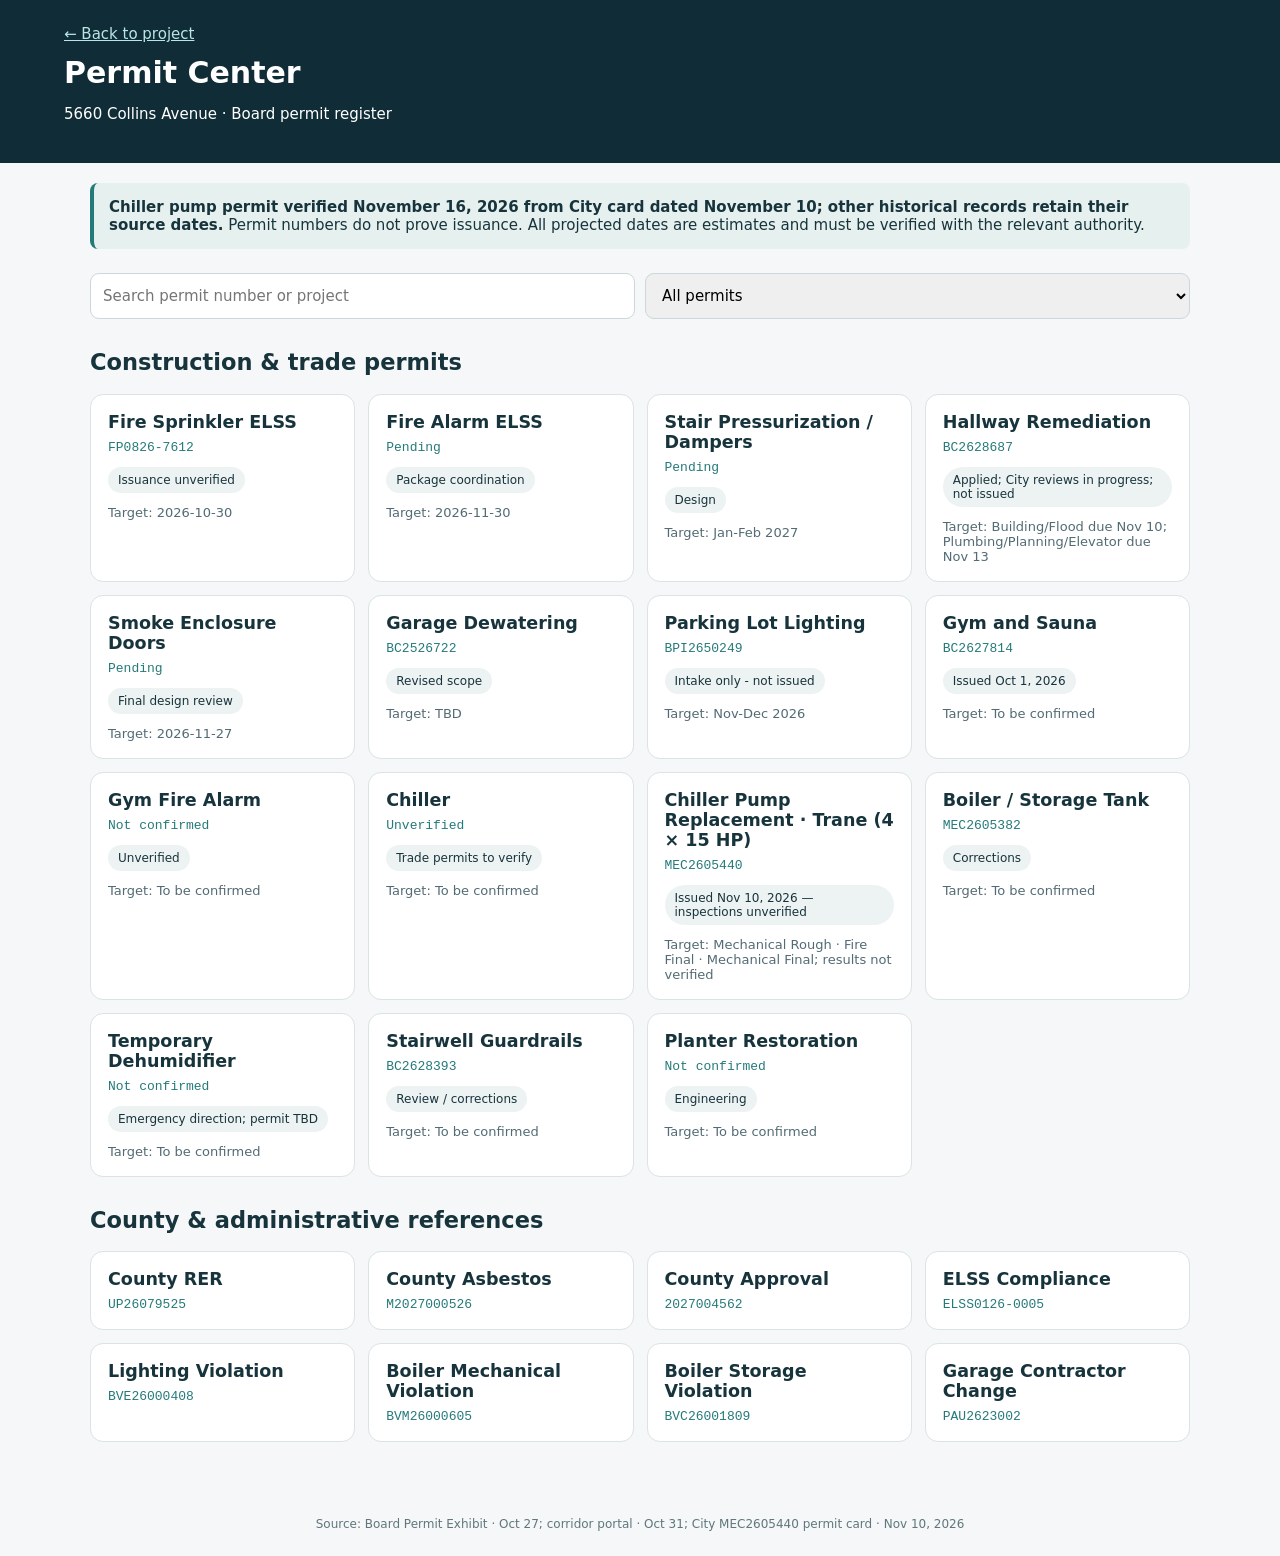
<file: permits.html>
<!doctype html><html lang="en"><head><meta charset="utf-8"><meta name="viewport" content="width=device-width,initial-scale=1"><title>5660 Collins | Permit Center</title><style>body{margin:0;font:15px system-ui;background:#f5f7f8;color:#17343c}header{background:#102d37;color:white;padding:25px 5%}header a{color:#b9e6e5}main{max-width:1100px;margin:auto;padding:20px}h1{margin:12px 0}.notice{background:#e6f0ef;border-left:4px solid #247a79;padding:15px;border-radius:8px}.toolbar{display:flex;gap:10px;margin:24px 0;flex-wrap:wrap}input,select{font:inherit;padding:12px;border:1px solid #cbd8db;border-radius:9px;flex:1;min-width:180px}.grid{display:grid;grid-template-columns:repeat(auto-fill,minmax(260px,1fr));gap:13px}.card{background:white;border:1px solid #dae3e5;border-radius:13px;padding:17px}.card h3{margin:0 0 8px}.ref{color:#247a79;font:13px monospace}.status{display:inline-block;background:#edf2f3;border-radius:20px;padding:6px 10px;margin:12px 0;font-size:12px}.date{font-size:13px;color:#536b74}section{margin:30px 0}footer{text-align:center;padding:25px;color:#60777c;font-size:12px}</style></head><body><header><a href="./index.html">← Back to project</a><h1>Permit Center</h1><p>5660 Collins Avenue · Board permit register</p></header><main><div class="notice"><strong>Chiller pump permit verified November 16, 2026 from City card dated November 10; other historical records retain their source dates.</strong> Permit numbers do not prove issuance. All projected dates are estimates and must be verified with the relevant authority.</div><div class="toolbar"><input id="q" placeholder="Search permit number or project" aria-label="Search permits"><select id="status"><option value="all">All permits</option><option value="issued">Issued</option><option value="pending">Pending / review</option></select></div><section><h2>Construction & trade permits</h2><div class="grid" id="permits"></div></section><section><h2>County & administrative references</h2><div class="grid" id="refs"></div></section></main><footer>Source: Board Permit Exhibit · Oct 27; corridor portal · Oct 31; City MEC2605440 permit card · Nov 10, 2026</footer><script>let records={permits:[],references:[]};const escapeHtml=s=>String(s??'').replace(/[&<>"']/g,c=>({'&':'&amp;','<':'&lt;','>':'&gt;','"':'&quot;',"'":'&#39;'}[c]));function render(){let q=document.querySelector('#q').value.toLowerCase(),s=document.querySelector('#status').value;document.querySelector('#permits').innerHTML=records.permits.filter(p=>(p.scope+' '+p.reference+' '+p.status).toLowerCase().includes(q)).filter(p=>s==='all'||(s==='issued'?/^issued\b/i.test(p.status):!/^issued\b/i.test(p.status))).map(p=>'<article class="card"><h3>'+escapeHtml(p.scope)+'</h3><div class="ref">'+escapeHtml(p.reference)+'</div><div class="status">'+escapeHtml(p.status)+'</div><div class="date">Target: '+escapeHtml(p.target||'To be confirmed')+'</div></article>').join('')||'<p>No matching permits.</p>';document.querySelector('#refs').innerHTML=records.references.filter(r=>r.join(' ').toLowerCase().includes(q)).map(r=>'<article class="card"><h3>'+escapeHtml(r[0])+'</h3><div class="ref">'+escapeHtml(r[1])+'</div></article>').join('')||'<p>No matching references.</p>'}fetch('./data/permit-register-2026-10-27.json').then(r=>{if(!r.ok)throw Error('Data unavailable');return r.json()}).then(async d=>{records=d;try{const current=await fetch('./data/permits.json',{cache:'no-store'});if(current.ok){const live=await current.json();const pump=(live.items||[]).find(x=>x.id==='chillerpump');if(pump&&pump.group==='issued'&&pump.number==='MEC2605440'){const entry={scope:'Chiller Pump Replacement · Trane (4 × 15 HP)',reference:pump.number,status:'Issued Nov 10, 2026 — inspections unverified',target:'Mechanical Rough · Fire Final · Mechanical Final; results not verified'};const i=records.permits.findIndex(x=>/chiller pump/i.test(x.scope));if(i>=0)records.permits[i]=entry;else records.permits.push(entry)}}}catch(e){console.warn('Latest permit supplement unavailable',e)}render()}).catch(()=>document.querySelector('#permits').textContent='Permit data temporarily unavailable. Please try again.');document.querySelector('#q').addEventListener('input',render);document.querySelector('#status').addEventListener('change',render);</script></body></html>
</file>
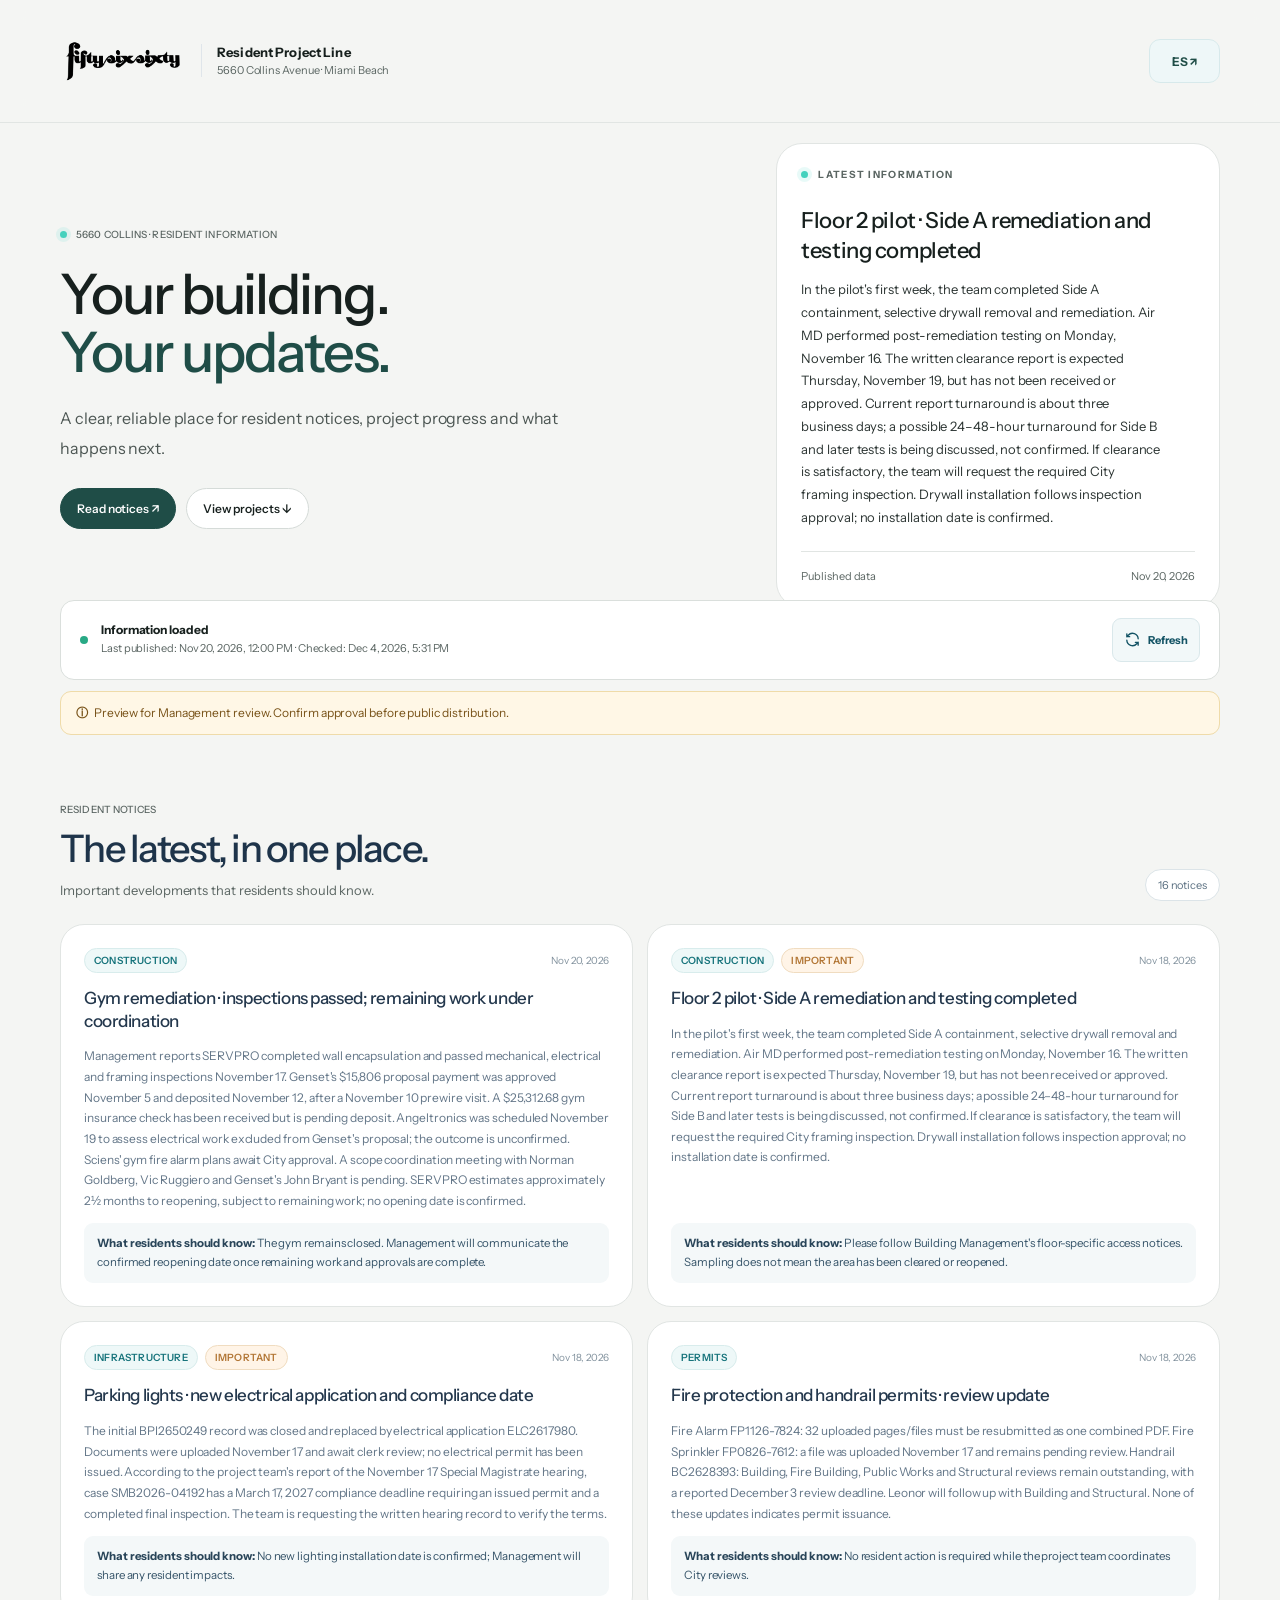
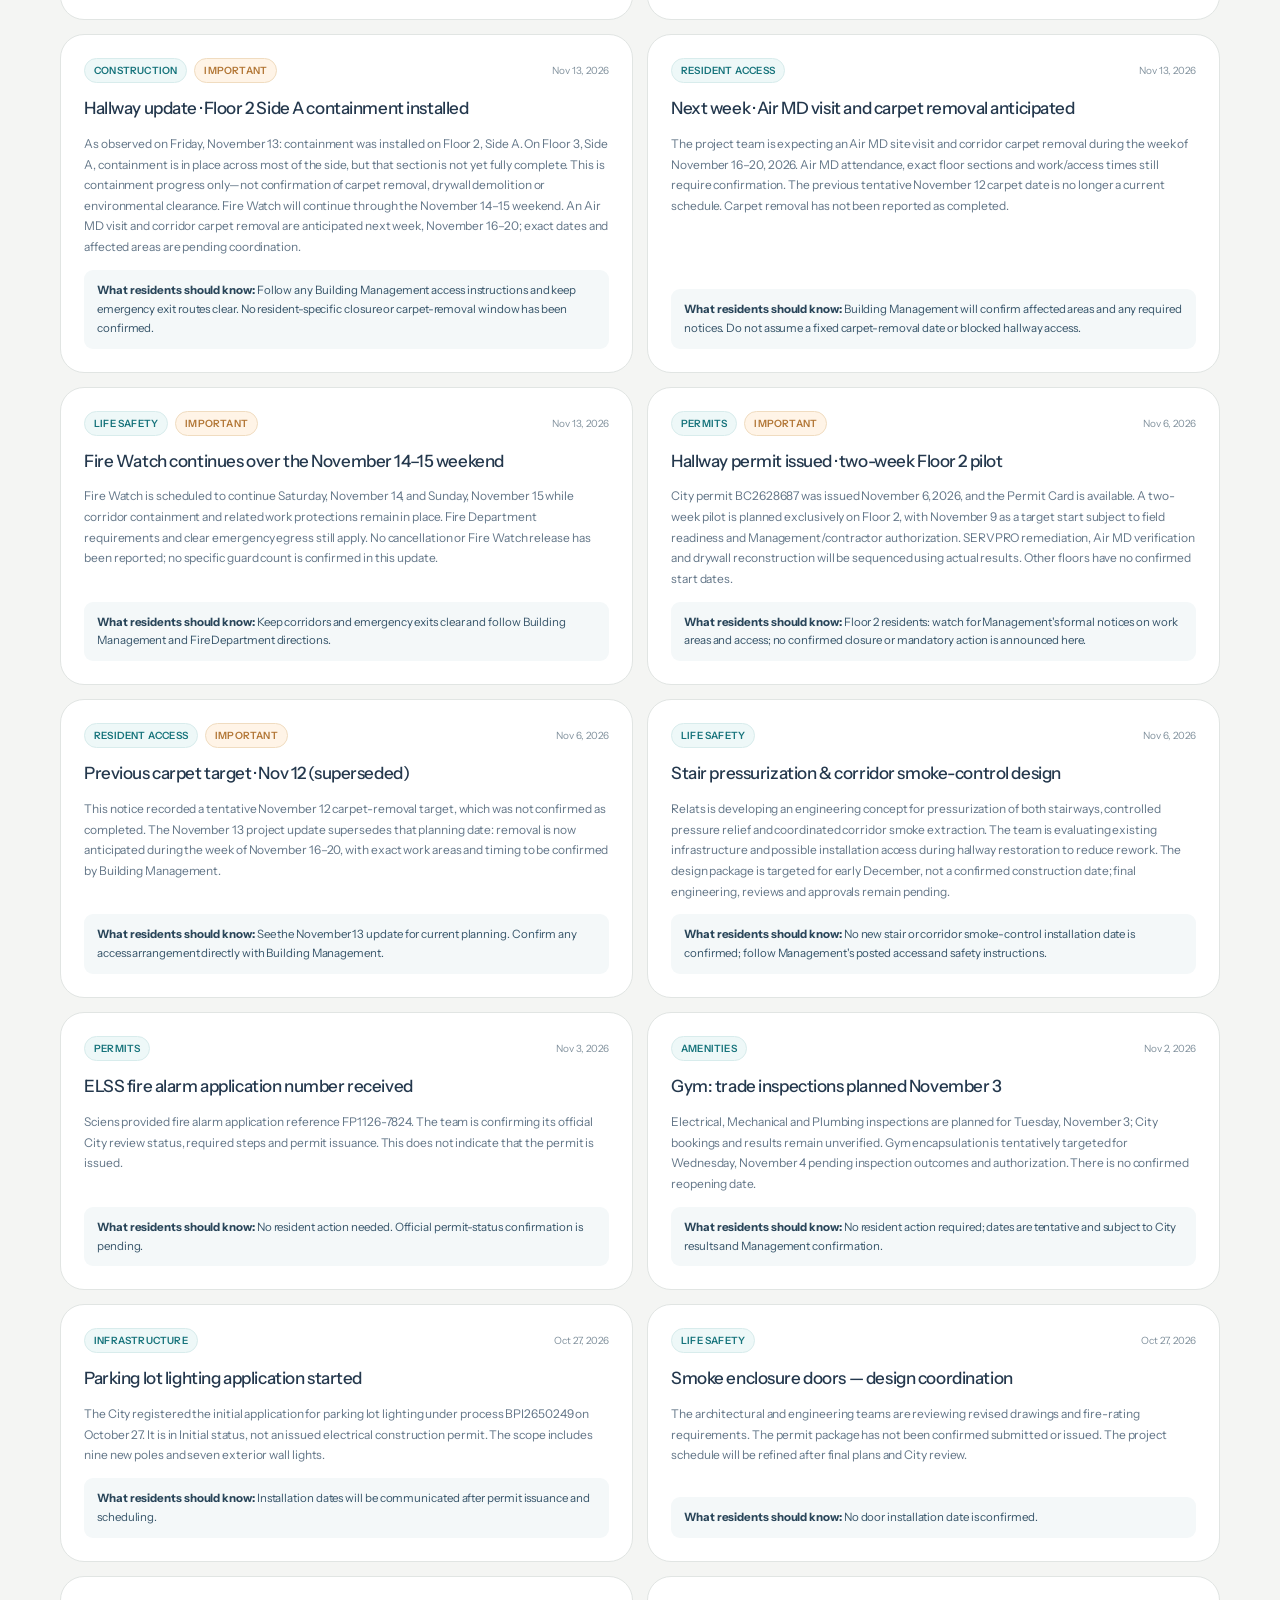
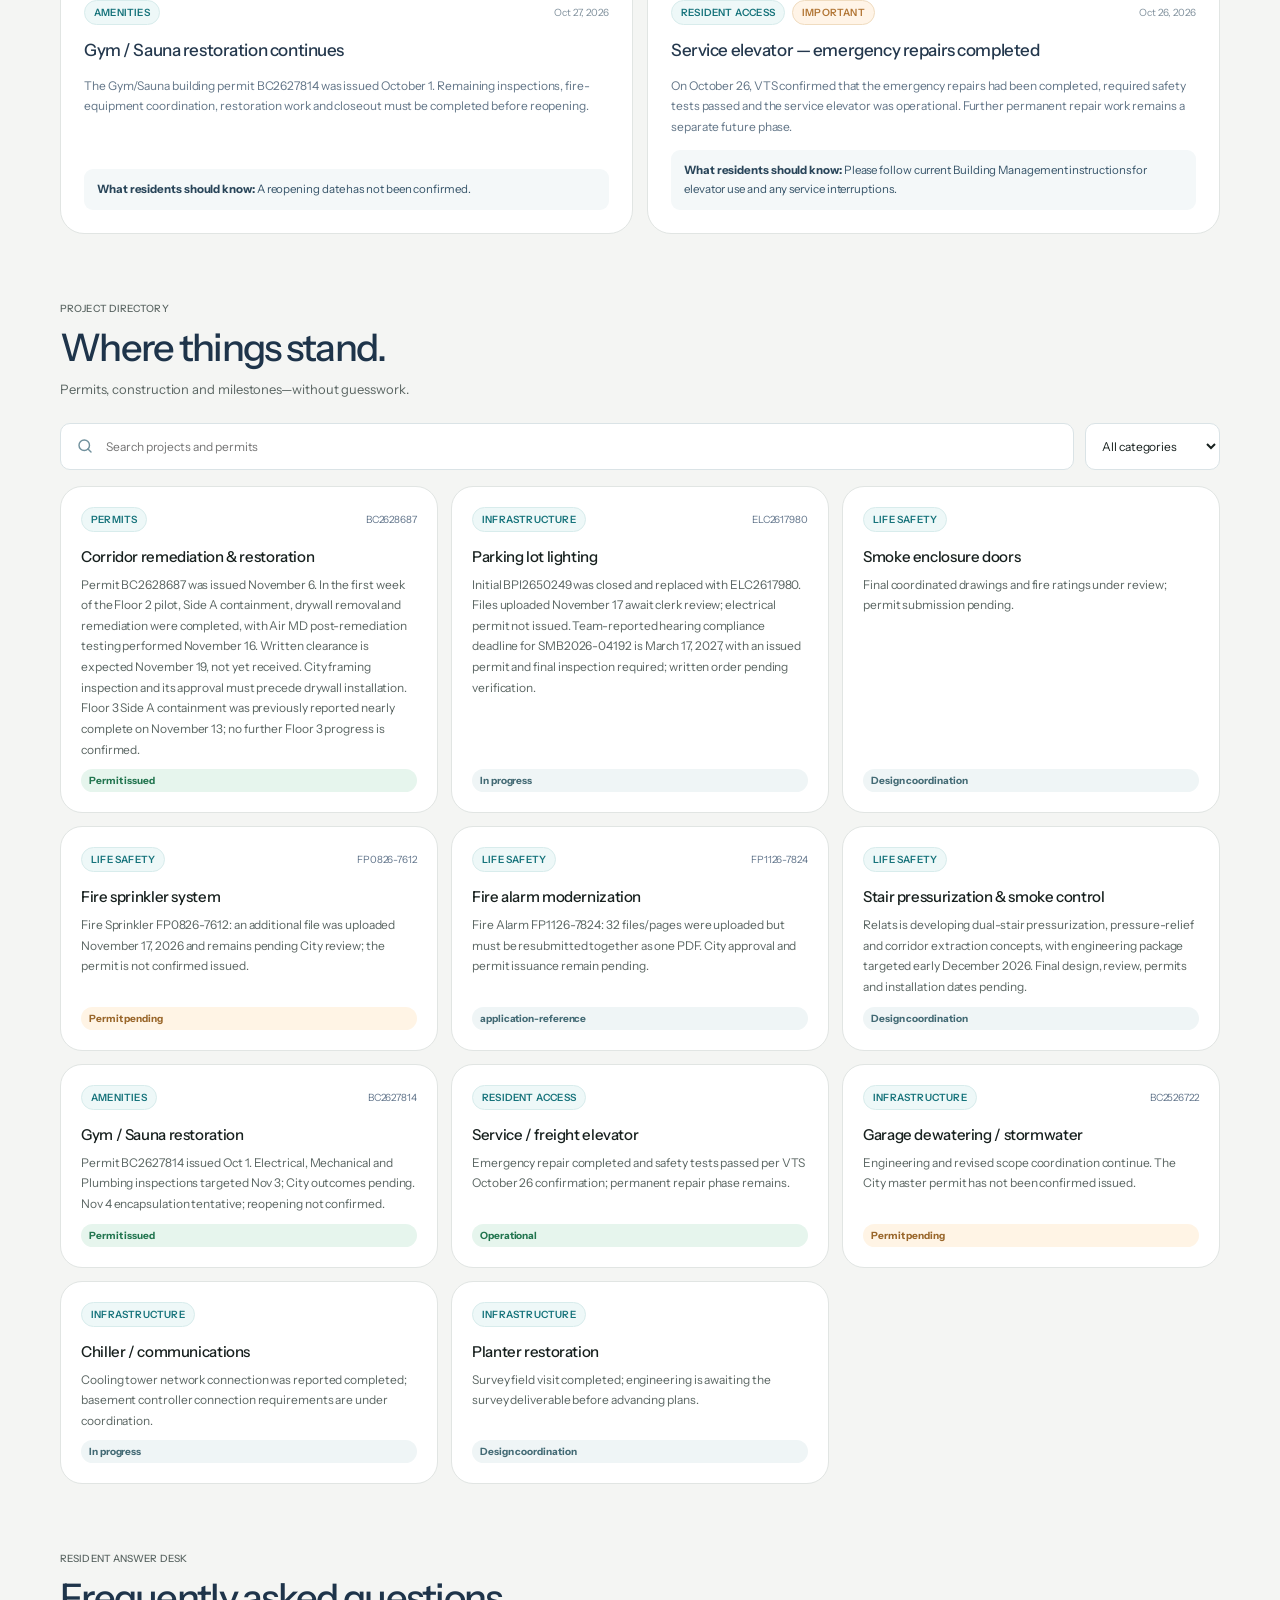
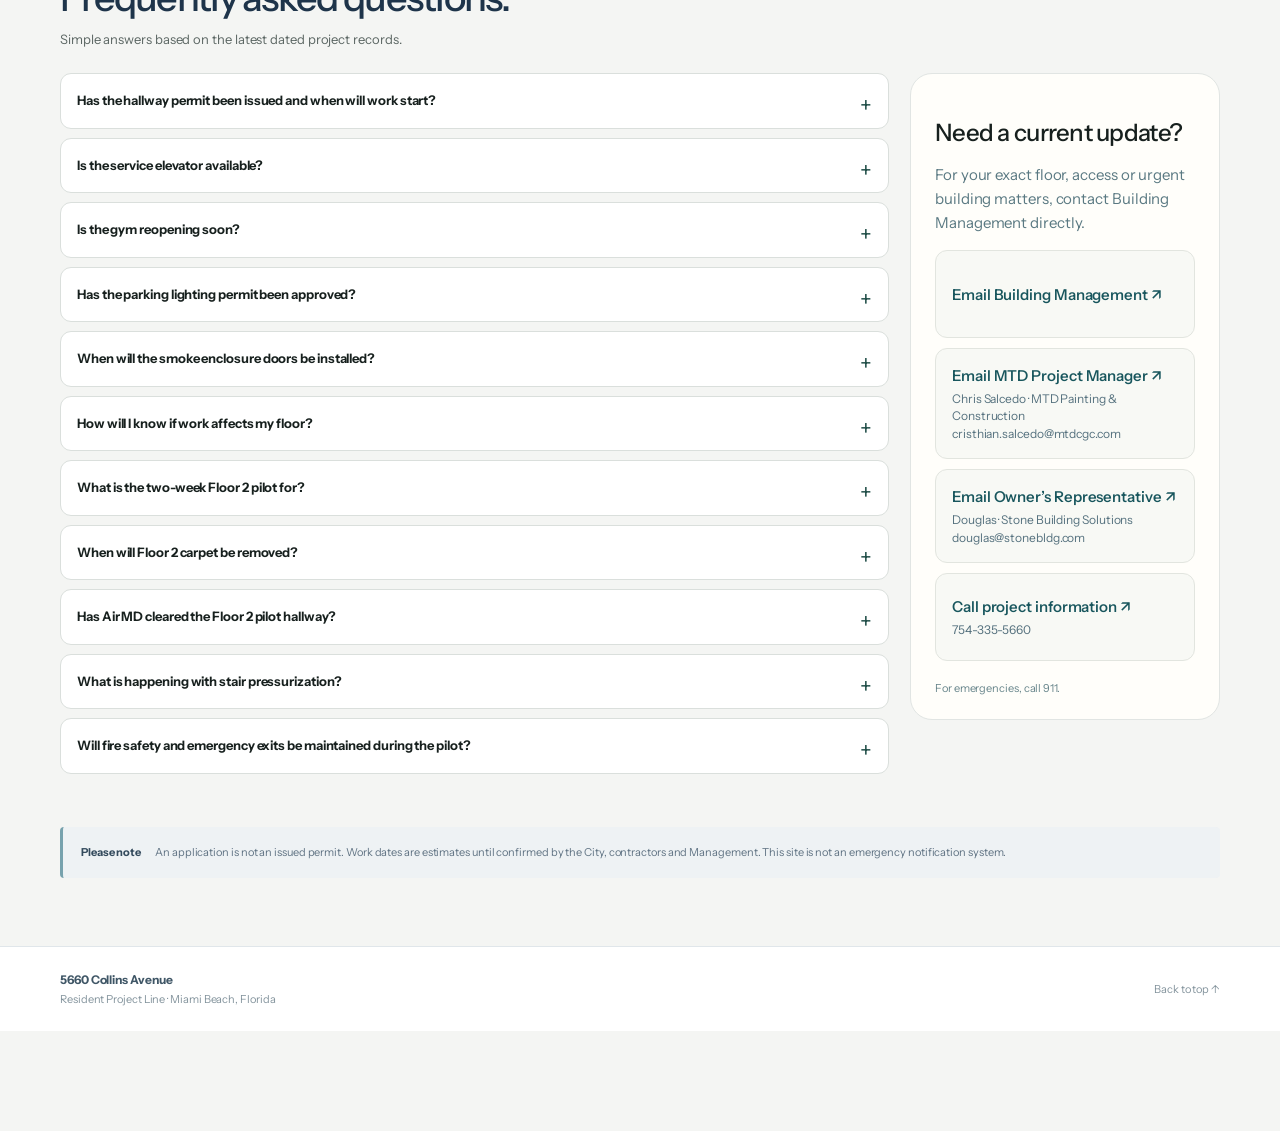
<file: resident-updates.html>
<!doctype html>
<html lang="en">
<head>
  <meta charset="utf-8">
  <meta name="viewport" content="width=device-width, initial-scale=1, viewport-fit=cover">
  <meta name="theme-color" content="#F4F5F3">
  <meta name="apple-mobile-web-app-capable" content="yes">
  <meta name="apple-mobile-web-app-status-bar-style" content="default">
  <meta name="apple-mobile-web-app-title" content="5660 Notices">
  <meta name="description" content="5660 Collins Avenue resident notices and verified project updates in English and Spanish.">
  <title>5660 Collins | Resident Notices / Avisos</title>
  <link rel="manifest" href="./manifest.webmanifest">
  <link rel="icon" href="./icons/icon-192.png" type="image/png">
  <link rel="apple-touch-icon" href="./icons/apple-touch-icon.png">
  <link rel="stylesheet" href="./assets/app.css?v=3.0.0">
  <script src="./assets/app.js?v=3.0.0" defer></script>
<link rel="stylesheet" href="./assets/ivory.css"><link rel="stylesheet" href="https://fonts.googleapis.com/css2?family=Instrument+Sans:wght@400;500;600&display=swap"><link rel="stylesheet" href="./assets/resident-luxe.css?v=13"></head>
<body><script>if(window.self!==window.top)document.documentElement.classList.add('embedded')</script>
  <a class="skip" href="#main-content">Skip to content</a>
  <header class="site-header">
    <div class="wrap header-inner">
      <a class="identity" href="#home" aria-label="5660 Collins — Home">
        <img src="./assets/condo-logo.png" alt="Fifty Six Sixty Collins Avenue" class="condo-logo" width="148" height="61">
        <span class="identity-name"><strong>Resident Project Line</strong><small>5660 Collins Avenue · Miami Beach</small></span>
      </a>
      <div class="header-actions">
        <button class="lang-btn" id="languageBtn" type="button" aria-label="Change language">ES <span aria-hidden="true">↗</span></button>
      </div>
    </div>
  </header>
  <main id="main-content">
    <section class="hero" id="home">
      <div class="wrap hero-grid">
        <div class="hero-copy">
          <div class="eyebrow"><span class="eyebrow-dot"></span><span data-i18n="eyebrow">5660 COLLINS · RESIDENT INFORMATION</span></div>
          <h1 data-i18n="heroTitle">Building Project<br><em>Updates & Notices</em></h1>
          <p data-i18n="heroText">Published construction updates, permit information, project milestones, and resident notices.</p>
          <div class="hero-actions">
            <a class="btn btn-white" href="#notices" data-i18n="heroNotices">Read notices <span aria-hidden="true">↗</span></a>
            <a class="btn btn-transparent" href="#projects" data-i18n="heroProjects">View projects <span aria-hidden="true">↓</span></a>
          </div>
        </div>
        <div class="hero-stat" aria-live="polite">
          <div class="hero-stat-header"><span class="live-dot"></span><span data-i18n="latestUpdate">LATEST INFORMATION</span></div>
          <div class="hero-stat-title" id="featuredTitle">Loading resident notices…</div>
          <p id="featuredText">We’re checking the latest published information.</p>
          <div class="hero-stat-foot"><span id="heroFeedStatus">Checking feed</span><span id="heroDate">—</span></div>
        </div>
      </div>
    </section>
    <section class="wrap content">
      <div class="status-row" id="feedStatusRow" role="status" aria-live="polite">
        <span class="status-dot" id="statusDot"></span>
        <div><strong id="feedStatusLabel">Checking for updates</strong><span id="feedStatusDetail">Please wait.</span></div>
        <button class="refresh-btn" type="button" id="refreshBtn" aria-label="Refresh information"><svg width="17" height="17" viewBox="0 0 24 24" fill="none" stroke="currentColor" stroke-width="1.9" stroke-linecap="round" stroke-linejoin="round" aria-hidden="true"><path d="M20 11a8 8 0 0 0-14-5L4 8M4 4v4h4M4 13a8 8 0 0 0 14 5l2-2m0 4v-4h-4"/></svg> <span data-i18n="refresh">Refresh</span></button>
      </div>
      <div class="review-warning" id="reviewWarning" hidden><span aria-hidden="true">ⓘ</span> <span id="reviewWarningText"></span></div>
      <section id="notices" class="block">
        <div class="section-top"><div><div class="kicker" data-i18n="residentNotices">RESIDENT NOTICES</div><h2 data-i18n="noticeHeading">Published Resident Notices</h2><p data-i18n="noticeSub">Project-related notices and updates relevant to building operations and resident access.</p></div><span class="count" id="noticeCount">—</span></div>
        <div class="notice-list" id="noticeList"><div class="loading-card">Loading notices…</div></div>
      </section>
      <section id="projects" class="block">
        <div class="section-top"><div><div class="kicker" data-i18n="directory">PROJECT DIRECTORY</div><h2 data-i18n="projectsHeading">Project Status & Milestones</h2><p data-i18n="projectsSub">Current project status, permitting activity, construction progress, and scheduled milestones, based on available records.</p></div></div>
        <div class="finder"><label class="searchbox" for="searchBox"><svg width="18" height="18" viewBox="0 0 24 24" fill="none" stroke="currentColor" stroke-width="1.9" stroke-linecap="round" aria-hidden="true"><circle cx="11" cy="11" r="7"/><path d="m20 20-4-4"/></svg><input id="searchBox" type="search" autocomplete="off" placeholder="Search projects and permits" aria-label="Search projects, notices and FAQs"></label><select id="categorySelect" aria-label="Filter by category"><option value="all">All categories</option></select></div>
        <div class="project-grid" id="projectList"><div class="loading-card">Loading project status…</div></div>
      </section>
      <section id="answers" class="block">
        <div class="section-top"><div><div class="kicker" data-i18n="answerDesk">RESIDENT ANSWER DESK</div><h2 data-i18n="faqHeading">Project Information & FAQs</h2><p data-i18n="faqSub">Responses based on the most recent available project documentation.</p></div></div>
        <div class="faq-grid"><div class="faq-list" id="faqList"><div class="loading-card">Loading answers…</div></div><aside class="contact-card" id="contact"><div class="contact-icon">?</div><h3 data-i18n="contactHeading">Project-Specific Inquiries</h3><p data-i18n="contactText">For your exact floor, access or urgent building matters, contact Building Management directly.</p><a class="btn btn-navy" id="contactEmail" href="mailto:Manager@5660condo.com" data-i18n="contactButton">Email Building Management <span aria-hidden="true">↗</span></a><div class="project-contacts" aria-label="Project contacts">
<a href="mailto:cristhian.salcedo@mtdcgc.com"><strong data-i18n="emailPM">Email MTD Project Manager ↗</strong><small>Chris Salcedo · MTD Painting &amp; Construction<br>cristhian.salcedo@mtdcgc.com</small></a>
<a href="mailto:douglas@stonebldg.com"><strong data-i18n="emailRep">Email Owner’s Representative ↗</strong><small>Douglas · Stone Building Solutions<br>douglas@stonebldg.com</small></a>
<a href="tel:+17543355660"><strong data-i18n="callProjects">Call project information ↗</strong><small>754-335-5660</small></a>
</div><small data-i18n="emergency">For emergencies, call 911.</small></aside></div>
      </section>
      <aside class="legal"><strong data-i18n="important">Please note</strong><span data-i18n="legal">An application is not an issued permit. Work dates are estimates until confirmed by the City, contractors and Management. This site is not an emergency notification system.</span></aside>
    </section>
  </main>
  <footer class="site-footer"><div class="wrap footer-inner"><div><strong>5660 Collins Avenue</strong><small data-i18n="footer">Resident Project Line · Miami Beach, Florida</small></div><a href="#home" data-i18n="backTop">Back to top ↑</a></div></footer>
  <nav class="mobile-nav" aria-label="Quick navigation"><a href="#notices"><svg viewBox="0 0 24 24" fill="none" stroke="currentColor" stroke-width="1.8" stroke-linecap="round" stroke-linejoin="round" aria-hidden="true"><path d="M8 6h12M8 12h12M8 18h12M3 6h.01M3 12h.01M3 18h.01"/></svg><span data-i18n="navNotices">Notices</span></a><a href="#projects"><svg viewBox="0 0 24 24" fill="none" stroke="currentColor" stroke-width="1.8" stroke-linejoin="round" aria-hidden="true"><rect x="3" y="3" width="8" height="8" rx="1"/><rect x="13" y="3" width="8" height="8" rx="1"/><rect x="3" y="13" width="8" height="8" rx="1"/><rect x="13" y="13" width="8" height="8" rx="1"/></svg><span data-i18n="navProjects">Projects</span></a><a href="#answers"><svg viewBox="0 0 24 24" fill="none" stroke="currentColor" stroke-width="1.8" stroke-linecap="round" stroke-linejoin="round" aria-hidden="true"><circle cx="12" cy="12" r="9"/><path d="M9 9a3 3 0 0 1 6 1c0 2-3 2-3 4M12 17h.01"/></svg><span data-i18n="navAnswers">Answers</span></a><a href="#contact"><svg viewBox="0 0 24 24" fill="none" stroke="currentColor" stroke-width="1.8" stroke-linecap="round" stroke-linejoin="round" aria-hidden="true"><rect x="2" y="4" width="20" height="16" rx="2"/><path d="m3 6 9 7 9-7"/></svg><span data-i18n="navContact">Contact</span></a></nav>
</body>
</html>
</file>
<file: assets/resident-ios.css>
*{box-sizing:border-box}html{scroll-behavior:smooth}body{margin:0;background:#F2F3F1;color:#111816;font-family:-apple-system,BlinkMacSystemFont,"SF Pro Display","Helvetica Neue",Arial,sans-serif;font-size:17px;line-height:1.3;-webkit-font-smoothing:antialiased}button,input{font:inherit}button{cursor:pointer}.svg-defs{position:absolute;width:0;height:0;overflow:hidden}svg{display:block}a{color:inherit;text-decoration:none}.app-shell{max-width:760px;min-height:100dvh;margin:0 auto;position:relative}.app-top{padding:48px 24px 6px;display:flex;align-items:center;justify-content:space-between;gap:16px;font-size:15px;letter-spacing:.01em;color:#5F6A67}.top-action{border:0;background:#E4E9E6;border-radius:30px;min-width:42px;height:40px;font-size:14px;font-weight:700;color:#1F4D47;padding:0 11px}.screen{padding:10px 20px 126px;animation:appear .18s ease}.screen[hidden],*[hidden]{display:none!important}@keyframes appear{from{opacity:.55;transform:translateY(3px)}to{opacity:1;transform:none}}h1{font-size:38px;line-height:1.09;letter-spacing:-1.3px;margin:12px 4px 22px;font-weight:750}h2{letter-spacing:-.45px}.section-heading{font-size:23px;line-height:1.2;font-weight:730;margin:37px 6px 17px}.feature-card{background:#1F4D47;color:#fff;border-radius:18px;padding:24px 24px 26px;min-height:260px;box-shadow:0 1px 3px rgba(0,0,0,.03)}.feature-meta{display:flex;justify-content:space-between;align-items:center;font-size:14px;font-weight:750;letter-spacing:.02em;color:#c7dcd8}.feature-card h2{font-size:26px;line-height:1.19;margin:18px 0 12px;letter-spacing:-.5px;max-width:430px}.feature-card p{font-size:18px;line-height:1.38;margin:0 0 18px;color:#e0efeb}.feature-pill{display:inline-block;border-radius:50px;padding:9px 15px;background:rgba(255,255,255,.13);font-size:14px;font-weight:660;color:#fff}.group-list{background:#fff;border-radius:17px;overflow:hidden}.list-row{display:flex;align-items:flex-start;gap:15px;min-height:83px;padding:16px 17px;position:relative}.list-row+.list-row:before{content:"";height:1px;background:#E9ECE9;position:absolute;left:81px;right:0;top:0}.tile{width:36px;height:36px;min-width:36px;border-radius:9px;display:flex;align-items:center;justify-content:center;color:#fff;margin-top:2px}.tile svg{width:21px;height:21px;fill:none;stroke:currentColor;stroke-width:1.8;stroke-linecap:round;stroke-linejoin:round}.tile.teal{background:#1F4D47}.tile.blue{background:#426688}.tile.plum{background:#86618B}.tile.amber{background:#A38249}.tile.gray{background:#6A7874}.tile.red{background:#8E3B2E}.row-copy{min-width:0;flex:1}.row-copy strong{font-size:17px;line-height:1.25;display:block;letter-spacing:-.15px;font-weight:700}.row-copy small{font-size:15px;line-height:1.34;display:block;color:#5F6A67;margin-top:3px}.row-date{font-size:13px;white-space:nowrap;color:#5F6A67;margin-top:3px}.quiet-foot{font-size:12px;color:#66716c;line-height:1.5;margin:18px 7px 0}.bottom-tabs{position:fixed;bottom:0;left:50%;transform:translateX(-50%);width:min(100%,760px);height:calc(69px + env(safe-area-inset-bottom));padding:9px 9px calc(8px + env(safe-area-inset-bottom));display:grid;grid-template-columns:repeat(5,1fr);align-items:start;background:rgba(251,252,250,.97);border-top:1px solid #DFE3E0;z-index:20;box-shadow:0 -3px 12px rgba(0,0,0,.018);backdrop-filter:blur(16px)}.nav-item{border:0;background:none;color:#6A7470;display:flex;gap:4px;flex-direction:column;align-items:center;justify-content:center;min-width:0;font-size:11px;font-weight:570;padding:0}.nav-item svg{width:25px;height:25px;fill:none;stroke:currentColor;stroke-width:1.75;stroke-linecap:round;stroke-linejoin:round}.nav-item.active{color:#1F4D47;font-weight:780}.nav-item.active svg{stroke-width:2.35}.segmented{display:grid;grid-template-columns:repeat(2,minmax(0,1fr));gap:2px;background:#E3E7E5;border-radius:11px;padding:3px;margin:0 0 16px}.segmented button{border:0;min-height:39px;border-radius:9px;background:transparent;font-size:16px;font-weight:650;color:#26332d}.segmented button.active{background:white;box-shadow:0 1px 3px #00000023}.model-card{background:#fff;border-radius:20px;overflow:hidden}.model-picture{height:310px;position:relative;isolation:isolate;background:#f9fbf9;overflow:hidden}.model-label{position:absolute;z-index:4;top:15px;left:17px;display:flex;align-items:center;gap:8px;font-size:13px;font-weight:700;color:#927340;text-shadow:0 1px 2px #fff;background:#ffffffd8;padding:7px 9px;border-radius:30px}.small-dot{width:8px;height:8px;background:#B08A4F;border-radius:50%}.building-illustration{height:100%;display:flex;align-items:center;justify-content:center;background:linear-gradient(160deg,#fff,#d8e4df 85%)}.building-illustration svg{width:100%;height:100%}.interior-picture{width:100%;height:100%;object-fit:contain;background:#fff}.model-expand{position:absolute;bottom:15px;right:15px;z-index:5;display:grid;place-items:center;width:43px;height:43px;background:#ffffffec;border:1px solid #edf0ed;border-radius:50%;box-shadow:0 2px 8px #00000012}.model-expand svg{width:19px;height:19px;fill:none;stroke:#111816;stroke-width:1.8;stroke-linecap:round}.step-overlay{position:absolute;left:15px;bottom:20px;z-index:3;padding:7px 10px;background:#ffffffee;border-radius:8px;color:#1F4D47;font-size:13px;font-weight:660;max-width:72%;box-shadow:0 1px 4px #00000011}.sequence-card{margin-top:14px;background:white;border-radius:18px;padding:19px 19px 20px}.sequence-head{display:flex;justify-content:space-between;align-items:center;gap:10px}.sequence-copy{min-width:0}.sequence-copy h2{margin:0;font-size:23px;letter-spacing:-.5px}.sequence-copy p{font-size:15px;color:#5F6A67;margin:4px 0}.sequence-controls{display:flex;align-items:center;gap:8px;flex-shrink:0}.sequence-controls button{height:42px;width:42px;border-radius:50%;border:0;background:#EDF0EE;display:grid;place-items:center}.sequence-controls button svg{width:17px;height:17px;fill:none;stroke:#222c28;stroke-width:2;stroke-linecap:round;stroke-linejoin:round}.sequence-controls button.play-primary{width:55px;height:55px;background:#1F4D47}.sequence-controls button.play-primary svg{width:25px;height:25px;fill:#fff;stroke:#fff;stroke-width:1.5}#sequenceRange{width:100%;margin:18px 0 0;accent-color:#1F4D47;cursor:pointer}#floorTasks .list-row{min-height:54px;align-items:center;padding:17px 22px;justify-content:space-between}#floorTasks .list-row:before{left:22px}#floorTasks .task-name{font-size:16px}#floorTasks .task-name:before{content:"";display:inline-block;width:10px;height:10px;background:#B08A4F;border-radius:50%;margin-right:13px}#floorTasks .task-status{color:#5F6A67;font-size:14px;text-align:right}.search-field{display:flex;align-items:center;background:#E4E8E6;border-radius:12px;min-height:48px;margin:0 0 13px;padding:0 16px;gap:10px}.search-field svg{width:19px;height:19px;fill:none;stroke:#66736e;stroke-width:2;stroke-linecap:round}.search-field input{border:0;outline:none;background:none;width:100%;font-size:16px;min-width:0;color:#111816}.search-field input::placeholder{color:#78847e}.permit-summary{background:#fff;border-radius:17px;padding:18px 19px 22px;margin-bottom:13px}.summary-line{display:flex;align-items:baseline;gap:9px;flex-wrap:wrap}.summary-line strong{font-size:38px;line-height:1.15}.summary-line span{font-size:16px;color:#59645f}.status-track{height:7px;display:flex;gap:4px;margin:13px 0 12px}.status-track span{border-radius:10px}.track-issued{background:#1F4D47}.track-review{background:#B08A4F}.track-not{background:#C8CFCC}.track-verify{background:#E3E7E5}.status-labels{display:flex;justify-content:space-between;gap:6px;color:#65706a;font-size:12px}.permit-filters{grid-template-columns:repeat(4,minmax(0,1fr));margin-bottom:14px}.permit-filters button{font-size:14px}.permit-row{display:flex;align-items:center;gap:14px;padding:17px 14px 17px 20px;min-height:82px;background:white;border:0;width:100%;text-align:left;position:relative}.permit-row+.permit-row:before{content:"";position:absolute;top:0;left:49px;right:0;height:1px;background:#E8EBE8}.permit-dot{width:10px;height:10px;min-width:10px;border-radius:50%;background:#B08A4F}.permit-dot.issued{background:#1F4D47}.permit-dot.notfiled{background:#fff;border:1.5px solid #a4aeaa}.permit-dot.verify{background:#9ca7a2}.permit-row .permit-title{flex:1;min-width:0;font-size:16px;line-height:1.28;font-weight:650}.permit-row .permit-title small{display:block;margin-top:3px;color:#68736e;font-size:14px;font-weight:400;letter-spacing:.01em}.permit-due{text-align:right;max-width:120px;font-size:12px;line-height:1.35;color:#68736e;flex:0 0 98px}.chevron{height:17px;width:17px;fill:none;stroke:#9aa5a0;stroke-width:2;stroke-linecap:round;stroke-linejoin:round}.empty{padding:23px;color:#63716b;text-align:center;font-size:15px}.timeline-card{background:#fff;border-radius:17px;padding:18px 12px 22px}.timeline-scroll{overflow-x:auto;scrollbar-width:thin}.timeline-grid{min-width:385px;position:relative}.timeline-head,.timeline-line{display:grid;grid-template-columns:120px repeat(12,minmax(0,1fr));align-items:center}.timeline-head{font-size:11px;color:#62706a;font-weight:700;letter-spacing:.05em;min-height:35px}.timeline-range{font-size:12px;font-weight:500;letter-spacing:normal}.timeline-line{min-height:45px;border-top:1px solid #E9ECE9;position:relative}.timeline-line:first-of-type{border-top:0}.timeline-name{font-size:13px;font-weight:660;line-height:1.2;padding:0 8px 0 5px}.timeline-graph{grid-column:2 / span 12;position:relative;height:100%;display:flex;align-items:center}.gantt-bar{position:absolute;height:17px;border-radius:30px;z-index:1}.gantt-bar.issued{background:#1F4D47}.gantt-bar.review{background:#B08A4F}.gantt-bar.notfiled{background:repeating-linear-gradient(125deg,#CFD5D1,#CFD5D1 4px,#F2F4F2 4px,#F2F4F2 8px)}.today-line{position:absolute;z-index:2;top:0;bottom:0;width:1.5px;background:#8E3B2E;left:8%}.timeline-legend{display:flex;flex-wrap:wrap;column-gap:13px;row-gap:9px;margin:21px 5px 0;font-size:12px;color:#5F6A67}.timeline-legend>span{display:flex;align-items:center;gap:5px}.legend-dot{display:inline-block;width:13px;height:9px;border-radius:4px}.legend-dot.issued{background:#1F4D47}.legend-dot.review{background:#B08A4F}.legend-dot.notfiled{background:repeating-linear-gradient(125deg,#bec8c3,#bec8c3 3px,#fff 3px,#fff 6px)}.legend-today{height:13px;width:2px;background:#8E3B2E}.milestone-row{min-height:77px;display:flex;align-items:center;gap:18px;padding:15px 19px;position:relative}.milestone-row+.milestone-row:before{content:"";height:1px;position:absolute;top:0;left:85px;right:0;background:#E8EBE8}.milestone-date{width:50px;min-width:50px;text-align:center;font-size:21px;font-weight:740;line-height:1;color:#111816}.milestone-date small{display:block;color:#8E3B2E;font-size:12px;font-weight:730;margin-bottom:4px}.milestone-copy strong{font-size:16px;display:block}.milestone-copy small{color:#64716b;font-size:14px;display:block;margin-top:4px}.manager-card{display:flex;align-items:center;gap:18px;padding:18px 20px;border-radius:17px;background:white;margin-bottom:24px}.avatar{height:60px;width:60px;min-width:60px;border-radius:50%;display:grid;place-items:center;background:#E3EBE8;color:#1F4D47;font-weight:730;font-size:17px}.manager-card strong{font-size:18px}.manager-card p{color:#5F6A67;margin:3px 0 0;font-size:15px}.contact-list .list-row{min-height:82px;align-items:center}.link-row .chevron{margin-left:auto;flex-shrink:0}.partner-list{margin-top:22px}.partner{padding:16px 20px}.partner+.partner{border-top:1px solid #E7EBE8}.partner strong{font-size:16px;display:block}.partner small{font-size:14px;display:block;margin-top:4px;color:#5F6A67}.sheet-backdrop{position:fixed;inset:0;z-index:40;background:#0007}.detail-sheet{position:fixed;bottom:0;left:50%;transform:translateX(-50%);width:min(100%,760px);max-height:82dvh;overflow:auto;background:#F2F3F1;border-radius:22px 22px 0 0;padding:17px 22px calc(28px + env(safe-area-inset-bottom));z-index:41;box-shadow:0 -6px 30px #0002}.sheet-handle{height:5px;width:42px;border-radius:5px;background:#BBC5BF;margin:0 auto 20px}.sheet-close{position:absolute;right:18px;top:18px;width:34px;height:34px;display:grid;place-items:center;border:0;border-radius:50%;background:#E3E8E5}.sheet-close svg{width:18px;height:18px;stroke:#2d3a34;stroke-width:2}.detail-sheet h2{font-size:27px;letter-spacing:-.6px;padding-right:22px;margin:8px 0}.detail-sheet p{font-size:15px;line-height:1.55;color:#4c5953}.detail-key{font-size:13px;font-weight:700;color:#936f3d;letter-spacing:.03em;text-transform:uppercase}.detail-ref{font-size:15px;color:#5F6A67;margin:2px 0 18px}.detail-facts{background:white;padding:17px;border-radius:14px;margin:18px 0}.detail-facts strong{display:block;font-size:13px;color:#68736d;margin-bottom:5px}.detail-facts span{font-size:15px;display:block}.review-step{padding:12px 0;border-top:1px solid #e3e9e5;font-size:15px}.review-step b{color:#1F4D47}.review-step small{display:block;color:#69736e;margin-top:4px}body.modal-open{overflow:hidden}@media(min-width:760px){.app-top{padding-top:38px}.app-shell{box-shadow:0 0 30px #20382b11;min-height:100vh}.bottom-tabs{border-left:1px solid #edf0ed;border-right:1px solid #edf0ed}}@media(max-width:370px){.app-top{padding-left:18px;padding-right:18px}.screen{padding-left:15px;padding-right:15px}h1{font-size:35px}.feature-card{padding:19px}.feature-card h2{font-size:23px}.row-date{font-size:12px}.sequence-controls{gap:4px}.sequence-controls button{height:35px;width:35px}.sequence-controls button.play-primary{height:47px;width:47px}.status-labels{font-size:10px}.permit-due{flex-basis:70px;max-width:80px}}
.floor-picker{display:flex;align-items:center;background:#E4E9E6;border-radius:22px;position:relative}.floor-picker select{border:0;background:transparent;color:#1F4D47;font-weight:700;font-size:14px;height:40px;padding:0 12px;border-radius:22px;outline-offset:2px}.visually-hidden{position:absolute;width:1px;height:1px;overflow:hidden;clip:rect(0,0,0,0);white-space:nowrap}

/* Interactive Three.js canvas; the prior scenario engine remains in its own same-origin document. */
.model-picture{height:350px;background:#fff;overflow:hidden;position:relative}.model-picture iframe{position:absolute;inset:0;display:block;width:100%;height:100%;border:0;background:#fff;z-index:1}.model-label,.model-expand{z-index:4}.model-loading{position:absolute;inset:0;z-index:3;display:flex;flex-direction:column;justify-content:center;align-items:center;gap:9px;text-align:center;background:#f8faf8;color:#1F4D47;padding:20px}.model-loading strong{font-size:16px}.model-loading small{font-size:13px;color:#5F6A67}.loader{height:28px;width:28px;border-radius:50%;border:3px solid #dfe7e2;border-top-color:#1F4D47;animation:spin .8s linear infinite}@keyframes spin{to{transform:rotate(360deg)}}.model-fullscreen{position:fixed!important;inset:0!important;width:100vw!important;height:100dvh!important;z-index:60!important;border-radius:0!important;background:#fff!important}.model-fullscreen-open{overflow:hidden}.model-fullscreen .model-expand{top:calc(16px + env(safe-area-inset-top));right:18px;bottom:auto;position:absolute}.model-fullscreen .model-label{top:calc(18px + env(safe-area-inset-top))}.quiet-intro{font-size:15px;color:#5F6A67;margin:-6px 7px 15px;line-height:1.45}.project-row{display:flex;align-items:center;gap:14px;text-align:left;width:100%;padding:15px 19px;min-height:65px;background:transparent;border:0;position:relative}.project-row+.project-row:before{content:"";position:absolute;left:46px;right:0;top:0;height:1px;background:#E8ECE8}.project-status-dot{height:10px;width:10px;min-width:10px;border-radius:50%;background:#B08A4F}.project-status-dot.teal{background:#1F4D47}.project-status-dot.blue{background:#426688}.project-status-dot.plum{background:#86618B}.project-status-dot.amber{background:#B08A4F}.project-status-dot.gray{background:#7c8782}.project-status-dot.red{background:#8E3B2E}.project-row-copy{min-width:0;flex:1}.project-row-copy strong{font-size:16px;line-height:1.3;display:block;font-weight:670}.project-row-copy small{font-size:14px;line-height:1.35;color:#68736e;display:block;margin-top:3px}.faq-item{padding:0 18px}.faq-item+.faq-item{border-top:1px solid #e9edeb}.faq-item summary{cursor:pointer;font-size:16px;line-height:1.35;font-weight:650;padding:18px 22px 18px 0;list-style:none;position:relative}.faq-item summary::-webkit-details-marker{display:none}.faq-item summary:after{content:"+";position:absolute;right:0;top:15px;color:#1F4D47;font-size:22px}.faq-item[open] summary:after{content:"−"}.faq-item p{margin:0;padding:0 12px 18px 0;color:#5F6A67;font-size:15px;line-height:1.5}.detail-facts p{margin:2px 0 18px;line-height:1.55;color:#273b33}.detail-facts strong{margin-top:11px}.sequence-card{margin-top:12px}@media(max-width:410px){.model-picture{height:300px}}
/* iPhone select legibility + compact sequence heading */
.floor-picker{position:relative;min-width:120px;max-width:160px;flex-shrink:0}.floor-picker select{-webkit-appearance:none;appearance:none;display:block;min-width:120px;width:100%;padding:0 32px 0 15px;text-overflow:ellipsis;font-size:14px;font-weight:700;text-align:left;color:#1F4D47;background:transparent}.floor-picker::after{content:"⌄";position:absolute;right:13px;top:8px;pointer-events:none;color:#1F4D47;font-weight:700;font-size:19px}.sequence-head{align-items:center}.sequence-copy{flex:1;min-width:0}.sequence-copy h2{font-size:clamp(20px,5.8vw,24px);line-height:1.22;overflow-wrap:break-word}.sequence-controls{flex-shrink:0}.sequence-card .sequence-stage-note{font-size:13px;color:#6B756F;margin:13px 1px 0;line-height:1.45}

/* Mobile-readable 12-month Gantt: scroll the timeline rather than compressing months */
.timeline-card{padding:18px 14px 22px}
.timeline-scroll{overflow-x:auto;overflow-y:hidden;-webkit-overflow-scrolling:touch;overscroll-behavior-x:contain}
.timeline-grid{min-width:920px}
.timeline-head,.timeline-line{grid-template-columns:170px repeat(12,minmax(0,1fr))}
.timeline-head{min-height:46px;font-size:13px;position:relative}
.timeline-range{font-size:13px;font-weight:650;position:sticky;left:0;background:#fff;z-index:5;padding:8px 10px}
.timeline-name{font-size:14px;line-height:1.3;padding:10px 12px;position:sticky;left:0;background:#fff;z-index:4}
.timeline-line{min-height:60px}
.timeline-graph{background:repeating-linear-gradient(to right,transparent 0,transparent calc(100% / 12 - 1px),#edf0ed calc(100% / 12 - 1px),#edf0ed calc(100% / 12))}
.gantt-bar{height:22px;min-width:8px}
.timeline-scroll:after{content:'Swipe horizontally to view future months →';display:block;font-size:12px;color:#68736e;padding:10px 6px 0}

/* Six resident navigation destinations: always one line */
.bottom-tabs{grid-template-columns:repeat(6,minmax(0,1fr));gap:0;overflow:hidden}
.bottom-tabs .nav-item{min-width:0;width:100%;padding-left:0;padding-right:0;white-space:nowrap}
.bottom-tabs .nav-item span{font-size:clamp(9px,2.25vw,11px);letter-spacing:-.02em;overflow:hidden;text-overflow:clip}
.bottom-tabs .nav-item svg{width:21px;height:21px;flex-shrink:0}
@media(max-width:370px){.bottom-tabs{padding-left:3px;padding-right:3px}.bottom-tabs .nav-item span{font-size:9px}}


/* Reference screenshot: My Floor > architectural plan > Floor Overview. */
#tab-progress .model-picture{height:clamp(340px,74vw,520px);background:#fff}
#tab-progress .model-card{border-radius:22px;background:#fff;overflow:hidden}
#tab-progress .model-label{top:16px;left:16px;color:#a17c3e;background:rgba(255,255,255,.92);padding:7px 9px;border-radius:10px}
#tab-progress .model-expand{right:14px;bottom:14px;border-radius:50%;background:#fff}
#tab-progress .sequence-card{margin-top:14px;border-radius:20px}
@media(max-width:430px){#tab-progress .model-picture{height:clamp(330px,73vw,400px)}}
</file>
<file: assets/premium-motion.css>
/* 5660 Collins · Premium Cinematic design system — staged preview only.
   All transitions are enhancements: no finance, status or schedule data changes. */
:root {
  --motion-soft: cubic-bezier(.22, 1, .36, 1);
  --motion-tactile: cubic-bezier(.2, .9, .2, 1);
  --motion-ink: #1f4d47;
  --motion-duration: 280ms;
}

@keyframes collins-motion-enter {
  from { opacity: 0; transform: translate3d(0, 14px, 0) scale(.987); filter: blur(2px); }
  to { opacity: 1; transform: translate3d(0, 0, 0) scale(1); filter: blur(0); }
}

@keyframes collins-motion-sheet {
  from { opacity: .35; transform: translate3d(-50%, 28px, 0) scale(.985); }
  to { opacity: 1; transform: translate3d(-50%, 0, 0) scale(1); }
}

@keyframes collins-motion-ring {
  from { opacity: 0; transform: scale(.92) rotate(-6deg); }
  to { opacity: 1; transform: scale(1) rotate(0); }
}

@keyframes collins-motion-bar {
  from { transform: scaleX(.02); opacity: .35; }
  to { transform: scaleX(1); opacity: 1; }
}

@keyframes collins-motion-sheen {
  0% { transform: translateX(-140%) skewX(-22deg); opacity: 0; }
  22% { opacity: .15; }
  100% { transform: translateX(230%) skewX(-22deg); opacity: 0; }
}

/* The original app already animates entry; unify timing rather than stacking effects. */
.collins-premium .screen:not([hidden]) > *,
.collins-premium .screen:not([hidden]) article,
.collins-premium .screen:not([hidden]) li,
.collins-premium .stat,
.collins-premium .panel { animation: none !important; }

.collins-premium .screen.current {
  animation: collins-soft-reveal 180ms ease-out both;
}

.collins-premium .bottom-tabs,
.collins-premium .app-top {
  -webkit-backdrop-filter: blur(20px) saturate(135%);
  backdrop-filter: blur(20px) saturate(135%);
}

.collins-premium .nav-item,
.collins-premium button,
.collins-premium a,
.collins-premium summary,
.collins-premium [role="button"] {
  -webkit-tap-highlight-color: transparent;
  touch-action: manipulation;
}

.collins-premium :is(button, a, summary, [role="button"]):not(:disabled) {
  transition: transform 180ms var(--motion-tactile),
              box-shadow 230ms ease,
              background-color 220ms ease,
              border-color 220ms ease,
              color 220ms ease !important;
}

.collins-premium :is(button, a, summary, [role="button"]):not(:disabled):active,
.collins-premium .collins-touched {
  transform: none;
  opacity: .92;
}

.collins-premium .nav-item.active svg,
.collins-premium .nav-item.active span {
  color: var(--motion-ink);
  transition: color .2s ease, transform .25s var(--motion-tactile);
}

.collins-premium .nav-item.active svg { transform: translateY(-2px) scale(1.045); }

.collins-premium :is(.feature-card, .group-list, .manager-card, .master-schedule,
  .stat, .panel, .p-group, .pt-group, .ac-pie, .sequence-card, .my-floor-select) {
  transition: box-shadow .25s ease, border-color .25s ease,
              background-color .25s ease;
}

@media (hover: hover) and (pointer: fine) {
  .collins-premium :is(.project-row, .permit-row, .project-card,
    .p-group > summary, .pt-group > summary, .ac-top-legend button):hover {
    background-color: rgba(37, 109, 91, .045);
    box-shadow: inset 0 0 0 1px rgba(39, 112, 95, .06);
  }
  .collins-premium :is(.feature-card, .stat, .panel):hover {
    box-shadow: 0 15px 38px rgba(26, 65, 53, .085);
  }
}

.collins-premium :is(button, a, summary, input, select, [role="button"]):focus-visible {
  outline: 3px solid #5aaca0 !important;
  outline-offset: 3px;
}

/* Existing bottom-sheet functionality remains unchanged. */
.collins-premium .detail-sheet:not([hidden]),
.collins-premium .detail-overlay.show .detail-sheet {
  animation: collins-motion-sheet 420ms var(--motion-soft) both;
}

.collins-premium .sheet-backdrop:not([hidden]),
.collins-premium .detail-overlay.show .detail-shade {
  animation: collins-motion-enter 250ms ease-out both;
}

/* SVG geometry must never be transformed. Mobile Safari can rebase SVG
   coordinates when the parent view or the SVG itself is animated. */
.collins-premium #budget-donut,
.collins-premium .hoa-distribution-chart {
  animation: none !important;
  transform: none !important;
}

.collins-premium #budget-donut .slice {
  transition: stroke-width 300ms var(--motion-soft),
              stroke 260ms ease, opacity 260ms ease !important;
}
.collins-premium :is(#budget-donut, #hoa-distribution-chart) [role="button"] {
  animation: none !important;
  /* Rotation belongs to a parent <g>, never to an individual hit target. */
  transform: none !important;
}
.collins-premium :is(#budget-donut, #hoa-distribution-chart) [role="button"]:active,
.collins-premium :is(#budget-donut, #hoa-distribution-chart) .collins-touched { transform: none !important; }

/* Hard bounds prevent the construction donut from crossing into the totals.
   The SVG is painted inside a square whose geometry is fixed by layout. */
.collins-premium .ac-chart .ac-pie {
  min-width: 0;
  overflow: hidden;
  display: grid;
  place-items: center;
  isolation: isolate;
  padding: 18px;
}
.collins-premium .ac-chart .ac-pie .donut-shell {
  position: relative !important;
  display: block;
  width: 242px !important;
  max-width: 100%;
  height: 242px !important;
  aspect-ratio: 1 / 1 !important;
  margin: 0 auto;
  flex: none;
}
.collins-premium .ac-chart #budget-donut {
  position: absolute;
  inset: 0;
  display: block;
  width: 100% !important;
  height: 100% !important;
  overflow: hidden !important;
  transform: none !important;
}
.collins-premium .ac-chart .donut-center {
  position: absolute;
  inset: 25%;
  margin: 0;
  pointer-events: none;
}
.collins-premium .ac-chart-layout {
  grid-template-columns: minmax(0, 286px) minmax(0, 1fr);
  gap: clamp(20px, 3vw, 32px);
  align-items: center;
}
.collins-premium .ac-chart .ac-overview-side { min-width: 0; }
.collins-premium .ac-chart .ac-pie {
  background: #f4f8fb;
  border: 1px solid #edf2f6;
}
.collins-premium .ac-chart .ac-asof { align-self: center; }
@media (max-width: 720px) {
  .collins-premium .ac-chart-layout { grid-template-columns: minmax(0, 1fr); gap: 18px; }
  .collins-premium .ac-chart .ac-pie { width: 100%; min-height: 276px; }
}
@media(max-width:560px) {
  .collins-premium .ac-chart .ac-pie .donut-shell {
    width: 228px !important;
    height: 228px !important;
  }
  .collins-premium .ac-chart .ac-pie { min-height: 256px; }
}

.collins-premium :is(.gantt-bar, .track .fill, .p-track i,
  .financial-summary-track > span, .status-track > span,
  .hoa-category-bar > span) {
  transform-origin: left center;
  animation: collins-motion-bar 720ms var(--motion-soft) both;
}

.collins-premium .segmented button.active,
.collins-premium .ms-tabs button.on,
.collins-premium .hoa-tab[aria-selected="true"] {
  box-shadow: 0 3px 10px rgba(29, 89, 71, .11);
}

/* Finance overview and tabbed construction presentation. */
.hoa-motion-nav {
  display: grid;
  grid-template-columns: repeat(3, minmax(0, 1fr));
  gap: 5px;
  border-radius: 18px;
  padding: 5px;
  margin: 22px 0 14px;
  background: #e8eeeb;
  border: 1px solid #dce7e1;
}
.hoa-tab {
  font: inherit;
  border: 0;
  min-height: 51px;
  padding: 9px 8px;
  border-radius: 13px;
  background: transparent;
  color: #60756c;
  font-weight: 700;
  font-size: clamp(11px, 2.5vw, 13px);
  cursor: pointer;
  line-height: 1.25;
}
.hoa-tab[aria-selected="true"] { background: #fff; color: #1c5346; }
.hoa-motion-view[hidden] { display: none !important; }
.hoa-motion-view:not([hidden]) { animation: collins-soft-reveal 220ms ease-out both; }
@keyframes collins-soft-reveal { from {opacity:.65} to {opacity:1} }
.hoa-motion-total {
  background: #fff;
  border: 1px solid #dce6e9;
  border-radius: 20px;
  color: #17384e;
  padding: clamp(20px, 4vw, 28px);
  box-shadow: 0 5px 22px rgba(18, 51, 68, .04);
}
.hoa-motion-total::after { content:none; animation:none; }
.hoa-motion-kicker { display:block; font-weight:750; font-size:11px; letter-spacing:.11em; text-transform:uppercase; color:#6b8596; }
.hoa-motion-primary { display:block; font-size:clamp(31px,7vw,48px); letter-spacing:-.045em; font-weight:750; margin:12px 0 22px; font-variant-numeric:tabular-nums; overflow-wrap:anywhere; }
.hoa-motion-subtotals { display:grid; grid-template-columns:1fr 1fr; gap:10px; padding-top:0; border-top:0; }
.hoa-motion-subtotals > div { background:#f3f7f9; border:1px solid #e7eef2; border-radius:14px; padding:14px; min-width:0; }
.hoa-motion-subtotals small {display:block; color:#6c8290; margin-bottom:7px; font-size:12px}
.hoa-motion-subtotals strong {font-size:clamp(15px,3.5vw,21px); letter-spacing:-.03em; font-variant-numeric:tabular-nums; color:#21475e; overflow-wrap:anywhere}
.hoa-motion-meta {font-size:12px; color:#607c70; line-height:1.5; margin:12px 5px 20px}
.hoa-motion-card {background:#fff; border:1px solid #dfe7ea; border-radius:20px; padding:20px; margin:15px 0; box-shadow:0 5px 22px rgba(18,51,68,.035)}
.hoa-motion-title {margin:0 0 5px; color:#17384e; font-size:21px; letter-spacing:-.025em}
.hoa-motion-helper {font-size:13px; line-height:1.5; color:#65796f; margin:5px 0 18px}
.hoa-distribution-wrap {display:grid; grid-template-columns:minmax(0,255px) minmax(0,1fr); gap:22px; align-items:start}
.hoa-chart-visual {min-width:0; display:flex; flex-direction:column; align-items:center; justify-content:center; gap:12px; padding:20px 10px; background:#f5f8fa; border:1px solid #eef2f5; border-radius:18px; min-height:304px}
.hoa-distribution-chart {width:100%; max-width:224px; aspect-ratio:1; height:auto; display:block; margin:0 auto; overflow:visible}
.hoa-chart-caption {font-size:11px; line-height:1.4; color:#79909b; font-weight:600; margin:0; text-align:center}
.hoa-chart-segment {cursor:pointer; stroke-width:21; transition:stroke-width 240ms var(--motion-soft),opacity 240ms ease}
.hoa-chart-segment:hover,.hoa-chart-segment[aria-pressed="true"] {stroke-width:27; opacity:1}
.hoa-chart-label {text-anchor:middle; font-family:-apple-system,BlinkMacSystemFont,system-ui,sans-serif; fill:#17384e}
.hoa-category-list {display:grid; gap:0; min-width:0; border:1px solid #e0e9ee; border-radius:17px; overflow:hidden; background:#fff}
.hoa-category-item {min-width:0; border:0; border-bottom:1px solid #e8eef2; background:#fff; border-radius:0; overflow:hidden; transition:background-color 200ms ease}
.hoa-category-item:last-child {border-bottom:0}
.hoa-category-item.is-open {background:#f8fbfc}
.hoa-category-choice {width:100%; display:grid; grid-template-columns:10px minmax(0,1fr) auto; align-items:center; gap:11px; border:0; border-radius:0; padding:13px 15px; text-align:left; color:#2b4555; background:transparent; cursor:pointer; font:inherit; font-size:13px}
.hoa-category-item.is-open .hoa-category-choice {background:#f5f9fb}
.hoa-category-swatch {width:9px; height:9px; border-radius:50%}
.hoa-category-main {display:grid; gap:6px; min-width:0}
.hoa-category-name {font-weight:650; min-width:0; line-height:1.3}
.hoa-category-code {font-size:10px; color:#8496a0; line-height:1.1; letter-spacing:.01em}
.hoa-category-bar {height:6px; display:block; width:100%; overflow:hidden; background:#e8eef2; border-radius:999px}
.hoa-category-bar i {display:block; height:100%; width:var(--bar-width); background:var(--bar-color); border-radius:999px; transform-origin:left center}
.hoa-bars-animate .hoa-category-bar i {animation:hoa-category-bar-in 550ms cubic-bezier(.2,.8,.2,1) both; animation-delay:var(--bar-delay)}
@keyframes hoa-category-bar-in {from{transform:scaleX(0);opacity:.6}to{transform:scaleX(1);opacity:1}}
.hoa-category-numbers {display:grid; gap:7px; justify-items:end; min-width:0}
.hoa-category-numbers strong {font-size:12.5px; letter-spacing:-.02em; white-space:nowrap; font-variant-numeric:tabular-nums}
.hoa-category-numbers small {font-size:11px; color:#738d9e; font-variant-numeric:tabular-nums}
.hoa-chevron {display:inline-block; padding-left:2px; transition:transform 200ms ease}
.hoa-category-item.is-open .hoa-chevron {transform:rotate(180deg)}
.hoa-category-inline {display:grid; grid-template-columns:repeat(2,minmax(0,1fr)); gap:10px; padding:14px 16px; border-top:1px solid #e1eaf0; background:#f8fbfc; animation:hoa-inline-open 220ms ease-out both}
.hoa-category-inline[hidden] {display:none!important}
.hoa-category-inline small {display:block; color:#718897; font-size:11px; margin-bottom:4px}
.hoa-category-inline strong {font-size:13px; color:#24475b; font-variant-numeric:tabular-nums; overflow-wrap:anywhere}
.hoa-category-inline p {grid-column:1/-1; margin:1px 0 0; color:#70818d; font-size:11px; line-height:1.4}
@keyframes hoa-inline-open {from{opacity:.35;transform:translateY(-4px)}to{opacity:1;transform:translateY(0)}}
.hoa-ledger-search {display:flex;align-items:center;gap:11px;min-height:46px;margin:0 0 12px;padding:0 14px;background:#f5f8fa;border:1px solid #e0e8ed;border-radius:12px;color:#738898}
.hoa-ledger-search > span {font-size:25px;line-height:1;flex:none}
.hoa-ledger-search input {min-width:0;width:100%;padding:10px 0;border:0;outline:0;background:transparent;color:#17384e;font:inherit;font-size:14px}
.hoa-ledger-search:focus-within {border-color:#83a8bf;box-shadow:0 0 0 3px #9fc1d32d}
.hoa-ledger-filter {display:flex; gap:8px; flex-wrap:wrap; margin-bottom:12px}
.hoa-ledger-filter button {border:1px solid #dbe6df; background:#f7faf8; border-radius:999px; padding:8px 14px; font:inherit; font-size:12px; color:#486d5d; cursor:pointer}
.hoa-ledger-filter button[aria-pressed="true"] {background:#215c4f; color:#fff; border-color:#215c4f}
.hoa-ledger-list {display:grid; gap:8px; max-height:none; overflow:visible}
.hoa-ledger-more {width:100%;margin-top:14px;padding:13px;border-radius:12px;background:#edf4f8;color:#285b78;border:1px solid #dbe8ef;font-weight:680;font-size:13px}
.hoa-ledger-more[hidden] {display:none!important}
.hoa-ledger-entry {min-width:0; border:1px solid #e1e9ee; border-radius:14px; background:#fff; overflow:hidden; transition:border-color 200ms ease,box-shadow 200ms ease}
.hoa-ledger-entry.is-open {border-color:#a9c5d3;box-shadow:0 4px 16px rgba(21,58,78,.06)}
.hoa-ledger-row {width:100%;display:grid; grid-template-columns:minmax(0,1fr) auto 13px; gap:9px; align-items:center; border:0; border-radius:0; padding:13px; background:#fff; text-align:left; font:inherit; cursor:pointer}
.hoa-ledger-entry.is-open .hoa-ledger-row {background:#f5f9fb}
.hoa-ledger-row strong {display:block; font-size:13.5px; color:#244559}
.hoa-ledger-row small {display:block; font-size:11.5px; color:#718591; margin-top:4px}
.hoa-ledger-row .hoa-value {font-weight:750; color:#244559; font-size:12.5px; font-variant-numeric:tabular-nums; white-space:nowrap}
.hoa-invoice-chevron {color:#91a4af; font-size:16px; transition:transform 200ms ease}
.hoa-ledger-entry.is-open .hoa-invoice-chevron {transform:rotate(180deg)}
.hoa-pill {display:inline-block; font-size:11px; border-radius:999px; padding:4px 8px; background:#e8f3ed; color:#2c6c51; margin-top:6px}
.hoa-pill.open {background:#fff0db; color:#986326}
.hoa-ledger-inline-detail {padding:13px; border-top:1px solid #e1eaf0; background:#f8fbfc; color:#27485b; animation:hoa-inline-open 220ms ease-out both}
.hoa-ledger-inline-detail[hidden] {display:none!important}
.hoa-ledger-inline-detail dl {display:grid; grid-template-columns:repeat(2,minmax(0,1fr)); gap:13px; margin:0}
.hoa-ledger-inline-detail dt {font-size:11px; color:#708693}
.hoa-ledger-inline-detail dd {margin:4px 0 0; font-size:12.5px; font-weight:650; overflow-wrap:anywhere}
.hoa-construction-notice {font-size:13px; line-height:1.6; padding:15px; border-radius:14px; border:1px solid #d9e5df; background:#f4f8f5; color:#486a58; margin:0 0 14px}
.hoa-funded-section {margin-top:22px; padding:17px; background:linear-gradient(160deg,#f7f9f5,#eef5f0); border:1px solid #dbe6dd; border-radius:18px}
.hoa-funded-section h3 {margin:0 0 5px; color:#275a4a; font-size:19px}
.hoa-funded-section > p {margin:0 0 13px; font-size:12px; line-height:1.6; color:#667a6e}
.hoa-funded-section > .p-group {margin-bottom:0}
.hoa-operational-note {font-size:13px; color:#62776a; line-height:1.55}

/* Original assessment baseline: kept separate from the MTD scope tracker. */
.hoa-original-budget {margin:0 0 16px;padding:20px;border:1px solid #d8e5dd;border-radius:20px;background:#fff;color:#1f3540;box-shadow:0 8px 30px rgba(31,66,57,.035)}
.hoa-original-head {display:flex;justify-content:space-between;align-items:start;gap:15px}
.hoa-original-kicker {font-size:10px;font-weight:800;letter-spacing:.1em;text-transform:uppercase;color:#517d6b}
.hoa-original-head h2 {font-size:clamp(21px,4vw,28px);line-height:1.2;letter-spacing:-.035em;color:#1c3d3a;margin:6px 0 8px}
.hoa-original-head p,.hoa-original-review p {max-width:610px;color:#667d82;font-size:12px;line-height:1.6;margin:0}
.hoa-original-status {white-space:nowrap;border-radius:999px;background:#e9f2eb;color:#437257;font-size:10px;font-weight:750;padding:7px 10px}
.hoa-original-metrics {display:grid;grid-template-columns:repeat(2,minmax(0,1fr));gap:10px;margin:19px 0 13px}
.hoa-original-metrics>div {background:#f5f8f7;border:1px solid #e3ebe6;border-radius:14px;padding:15px;min-width:0}
.hoa-original-metrics>.hoa-original-primary {grid-column:1/-1;background:linear-gradient(120deg,#1d5147,#326d62);color:#fff;border-color:transparent;padding:17px 18px}
.hoa-original-metrics small,.hoa-original-periods small {display:block;font-size:11px;line-height:1.4;color:#6f8286;margin-bottom:6px}
.hoa-original-metrics strong {font-size:clamp(17px,3.1vw,22px);letter-spacing:-.035em;font-variant-numeric:tabular-nums;overflow-wrap:anywhere}
.hoa-original-metrics .hoa-original-primary strong {font-size:clamp(29px,6vw,38px)}
.hoa-original-metrics .hoa-original-primary small {color:#d6e8df}
.hoa-original-periods {display:grid;grid-template-columns:repeat(3,minmax(0,1fr));gap:9px;margin-bottom:19px}
.hoa-original-periods>div {padding:11px 12px;border:1px solid #e0e9eb;background:#fbfcfc;border-radius:12px;min-width:0}
.hoa-original-periods strong {font-size:14px;font-weight:780;font-variant-numeric:tabular-nums;letter-spacing:-.025em;overflow-wrap:anywhere}
.hoa-original-reserve {border:1px solid #e6e9df;border-radius:16px;background:#fffdf7;padding:16px;margin:10px 0 13px}
.hoa-original-section-head {display:flex;align-items:baseline;justify-content:space-between;gap:10px;margin-bottom:12px}
.hoa-original-section-head h3 {font-size:17px;letter-spacing:-.025em;color:#2b4d43;margin:0}
.hoa-original-section-head>span {font-size:10px;font-weight:700;color:#8c7751;text-align:right}
.hoa-original-reserve-row,.hoa-original-reserve-balance {display:flex;justify-content:space-between;align-items:baseline;gap:12px;padding:9px 0;font-size:12px;border-bottom:1px solid #ebece3}
.hoa-original-reserve-row strong,.hoa-original-reserve-balance strong {font-variant-numeric:tabular-nums;white-space:nowrap}
.hoa-original-reserve-balance {font-weight:770;color:#376c56;border-bottom:0;font-size:14px}
.hoa-original-progress {height:8px;border-radius:999px;background:#e4ede8;overflow:hidden;margin:9px 0 10px}
.hoa-original-progress span {display:block;height:100%;background:#cf9857;border-radius:999px}
.hoa-original-disclosure {font-size:11px;line-height:1.6;color:#697974;margin:4px 0 0}
.hoa-original-review {border:1px solid #e4eaf0;background:#f8fbfd;border-radius:16px;padding:16px;margin:13px 0}
.hoa-original-review .hoa-original-section-head>span {color:#577e96}
.hoa-original-review p {margin-bottom:7px}
.hoa-original-line {display:flex;justify-content:space-between;gap:14px;align-items:baseline;padding:9px 0;border-bottom:1px solid #e5ecee;font-size:12px;line-height:1.45}
.hoa-original-line:last-child {border-bottom:0}
.hoa-original-line>span {min-width:0}
.hoa-original-line strong {flex:none;font-variant-numeric:tabular-nums;font-weight:750;white-space:nowrap}
.hoa-original-line.total {font-weight:800;color:#275d4e;border-top:1px solid #dbe4df;border-bottom:0;margin-top:5px}
.hoa-original-details {border:1px solid #dfe8e4;border-radius:14px;margin:12px 0;overflow:hidden}
.hoa-original-details>summary {cursor:pointer;padding:13px 16px;font-size:12px;font-weight:750;color:#2f6654;list-style:none;display:flex;justify-content:space-between}
.hoa-original-details>summary::-webkit-details-marker {display:none}
.hoa-original-details[open]>summary span {transform:rotate(180deg)}
.hoa-original-year {padding:10px 16px 15px;border-top:1px solid #e3ebe7}
.hoa-original-year h4 {font-size:12px;color:#5d7a70;margin:7px 0}
.hoa-original-source {font-size:10px;line-height:1.6;color:#70838a;margin:10px 0 0}
.hoa-budget-variance-note {font-size:11px;line-height:1.6;color:#536974;background:#f5f9fb;border:1px solid #e2ebf0;border-radius:11px;padding:11px;margin:0 0 13px}
.p-group > .p-bars[hidden] {display:none!important}

@media(max-width:620px){
  .hoa-original-budget {padding:15px;border-radius:17px}
  .hoa-original-head {display:block}
  .hoa-original-status {display:inline-block;margin-top:10px}
  .hoa-original-periods {grid-template-columns:1fr}
  .hoa-original-periods>div {display:flex;justify-content:space-between;gap:15px;align-items:baseline}
  .hoa-original-periods small {margin:0}
  .hoa-original-section-head {align-items:start}
  .hoa-original-section-head>span {max-width:44%}
  .hoa-original-line {font-size:11.5px}
  .hoa-original-line strong {font-size:11px}
}
@media(prefers-color-scheme:dark){
  .hoa-original-budget {background:#202b29;border-color:#3d5149;color:#e5eee9}
  .hoa-original-head h2,.hoa-original-section-head h3 {color:#d6e9df}
  .hoa-original-head p,.hoa-original-review p,.hoa-original-source,.hoa-original-disclosure {color:#acbfb6}
  .hoa-original-metrics>div,.hoa-original-periods>div,.hoa-original-review,.hoa-original-details,.hoa-original-year {background:#273631;border-color:#41564d}
  .hoa-original-status {background:#2d493c;color:#b3debd}
  .hoa-original-reserve {background:#302e26;border-color:#544c38}
  .hoa-original-reserve-row,.hoa-original-line {border-color:#40524a}
  .hoa-original-reserve-balance,.hoa-original-details>summary,.hoa-original-line.total {color:#b5ddbf}
  .hoa-budget-variance-note {background:#293a41;color:#b9d2dd;border-color:#46616a}
}

@media(max-width:620px){
  .collins-premium .ac-chart-heading { display:block; }
  .collins-premium .ac-chart-heading h2 { white-space:normal; }
  .collins-premium .ac-chart-heading .ac-asof { display:inline-flex; margin-top:10px; }
  .hoa-distribution-wrap{grid-template-columns:1fr;gap:16px}
  .hoa-chart-visual{min-height:240px;padding:15px 10px;gap:7px}
  .hoa-distribution-chart{max-width:202px}
  .hoa-category-choice{font-size:12px;padding:11px;gap:9px}
  .hoa-category-numbers strong{font-size:12px}
  .hoa-ledger-row{padding:11px;gap:7px}
  .hoa-ledger-row .hoa-value{font-size:12px}
  .hoa-motion-subtotals{gap:5px}
  .hoa-motion-subtotals strong{font-size:16px}
  .hoa-motion-card{padding:16px}
}

@view-transition { navigation: auto; }
::view-transition-old(root) { animation: 100ms ease-out both fade-out-premium; }
::view-transition-new(root) { animation: 150ms ease-out both fade-in-premium; }
@keyframes fade-out-premium {to{opacity:0}}
@keyframes fade-in-premium {from{opacity:0}}

@media(prefers-reduced-motion:reduce){
  .collins-premium *, .collins-premium *::before, .collins-premium *::after,
  ::view-transition-old(root), ::view-transition-new(root) {
    animation-duration:.01ms!important;
    animation-delay:0ms!important;
    transition-duration:.01ms!important;
  }
  .collins-premium .screen.current {animation:none!important}
  .hoa-category-bar i,.hoa-category-inline,.hoa-ledger-inline-detail {animation:none!important;transition:none!important}
}
</file>
<file: assets/app.css>
:root{color-scheme:light;--navy:#112d49;--navy2:#183f60;--ink:#213344;--muted:#708090;--teal:#168b91;--aqua:#4bd3cf;--paper:#f5f7f8;--border:#e1e8eb;--white:#fff;--shadow:0 12px 38px rgba(16,51,73,.055)}
*{box-sizing:border-box}html{scroll-behavior:smooth;scroll-padding-top:83px}body{margin:0;color:var(--ink);font-family:system-ui,-apple-system,BlinkMacSystemFont,"Segoe UI",Arial,sans-serif;background:var(--paper);-webkit-font-smoothing:antialiased}a{color:inherit;text-decoration:none}button,input,select{font:inherit}button{cursor:pointer}button:focus-visible,a:focus-visible,input:focus-visible,select:focus-visible,summary:focus-visible{outline:3px solid #23a5b9;outline-offset:3px}section{scroll-margin-top:86px}[hidden]{display:none!important}.wrap{width:min(1160px,calc(100% - 44px));margin-inline:auto}.skip{position:absolute;left:-1000px;top:0;background:#fff;padding:10px;z-index:999}.skip:focus{left:10px;top:10px}.site-header{position:sticky;top:0;background:rgba(255,255,255,.95);border-bottom:1px solid #e5eaec;z-index:20;backdrop-filter:blur(12px)}.header-inner{height:78px;display:flex;align-items:center;justify-content:space-between;gap:16px}.identity{display:flex;align-items:center;gap:15px;min-width:0}.condo-logo{width:126px;height:auto;max-height:52px;object-fit:contain}.identity-name{display:flex;flex-direction:column;padding-left:15px;border-left:1px solid #dfe5ea;gap:3px;min-width:0}.identity-name strong{font-size:13px;letter-spacing:.01em;white-space:nowrap}.identity-name small{font-size:11px;color:var(--muted);white-space:nowrap}.lang-btn{background:#eef7f8;color:var(--navy);border:1px solid #d7e9eb;border-radius:11px;min-width:71px;padding:10px 12px;font-weight:720;font-size:12px}.lang-btn span{font-size:11px;color:var(--teal)}.hero{background:radial-gradient(circle at 80% 10%,#1f5870 0%,transparent 38%),linear-gradient(110deg,#112d49 0%,#103c57 100%);color:#fff;padding:79px 0 81px;overflow:hidden}.hero-grid{display:grid;grid-template-columns:1.18fr .82fr;gap:78px;align-items:center}.eyebrow{display:inline-flex;align-items:center;gap:9px;font-size:10px;letter-spacing:.15em;font-weight:760;color:#a5dcd9}.eyebrow-dot,.live-dot{display:inline-block;flex:0 0 auto;width:7px;height:7px;background:#44d1bd;border-radius:50%;box-shadow:0 0 0 4px rgba(70,210,193,.12)}.hero h1{font-size:clamp(41px,5.8vw,71px);font-weight:730;line-height:1.085;letter-spacing:-.055em;margin:23px 0}.hero h1 em{font-style:normal;color:#7cdad2}.hero-copy>p{max-width:530px;font-size:16px;line-height:1.85;color:#d2e2e7;margin:0 0 24px}.hero-actions{display:flex;flex-wrap:wrap;gap:10px}.btn{display:inline-flex;align-items:center;justify-content:center;gap:10px;padding:12px 16px;border:1px solid transparent;border-radius:11px;font-size:12px;font-weight:750}.btn-white{background:#fff;color:var(--navy)}.btn-transparent{border-color:#779aaa;color:#f3ffff}.btn-navy{background:var(--navy);color:#fff;margin-top:10px}.hero-stat{background:rgba(255,255,255,.092);border:1px solid rgba(195,238,238,.23);border-radius:19px;padding:27px 29px;box-shadow:0 20px 50px #051d2c30;min-height:235px}.hero-stat-header{display:flex;align-items:center;gap:10px;color:#b8d8dc;font-size:10px;letter-spacing:.13em;font-weight:750}.hero-stat-title{font-size:22px;font-weight:750;letter-spacing:-.035em;margin-top:25px;line-height:1.35}.hero-stat p{font-size:13px;color:#d2e2e7;line-height:1.75;min-height:44px;max-width:360px}.hero-stat-foot{display:flex;justify-content:space-between;gap:14px;border-top:1px solid #ffffff29;padding-top:17px;margin-top:22px;color:#bbd7e0;font-size:11px}.content{padding-bottom:68px}.status-row{display:flex;gap:13px;align-items:center;padding:17px 19px;background:#fff;border:1px solid var(--border);border-radius:14px;margin-top:-28px;position:relative;z-index:2;box-shadow:var(--shadow)}.status-dot{background:#e4ad57;border-radius:50%;width:8px;height:8px;flex:none}.status-dot.online{background:#28a985}.status-dot.offline{background:#bd7a42}.status-row>div{display:flex;flex:1;flex-direction:column;gap:4px;min-width:0}.status-row strong{font-size:12px}.status-row span#feedStatusDetail{font-size:11px;color:var(--muted);line-height:1.45}.refresh-btn{border:1px solid #dae8eb;background:#f2f8f9;color:#135365;padding:9px 11px;border-radius:9px;font-size:11px;font-weight:750;display:flex;gap:7px;align-items:center;flex-shrink:0}.refresh-btn svg{display:block}.review-warning{margin-top:11px;background:#fff7e6;color:#785218;border:1px solid #efdba9;border-radius:11px;padding:11px 15px;font-size:12px;line-height:1.7}.review-warning span:first-child{font-weight:bold;margin-right:4px}.block{padding-top:68px}.section-top{display:flex;justify-content:space-between;align-items:flex-end;gap:15px;margin-bottom:23px}.kicker{font-weight:790;letter-spacing:.15em;font-size:10px;color:var(--teal)}.section-top h2{font-size:clamp(27px,4vw,38px);letter-spacing:-.045em;line-height:1.16;margin:11px 0 9px;color:#1e344a}.section-top p{margin:0;color:var(--muted);font-size:13px;line-height:1.6}.count{border:1px solid #dce4e8;background:#fff;border-radius:20px;font-size:11px;padding:8px 12px;color:#5d7283;white-space:nowrap}.notice-list{display:grid;grid-template-columns:repeat(2,minmax(0,1fr));gap:14px}.notice-card{background:#fff;border:1px solid var(--border);border-radius:15px;padding:23px;box-shadow:var(--shadow);min-height:200px;position:relative;display:flex;flex-direction:column;gap:12px}.notice-card.important{border-top:3px solid #16a0a3}.notice-card-top{display:flex;align-items:center;gap:7px;flex-wrap:wrap}.tag{display:inline-flex;align-items:center;padding:5px 9px;border:1px solid #d8ecec;background:#eef8f8;border-radius:6px;font-size:10px;text-transform:uppercase;letter-spacing:.075em;font-weight:760;color:#16737b}.tag-urgent{background:#fff4e7;border-color:#f0dcc0;color:#b27635}.date{font-size:10px;color:#81919d;margin-left:auto}.notice-card h3{font-size:17px;line-height:1.34;letter-spacing:-.025em;margin:2px 0;color:#24384d}.notice-card p{font-size:12px;color:#637688;line-height:1.72;margin:0}.notice-action{padding:11px 13px;border-radius:9px;background:#f4f8f9;color:#37556a;line-height:1.65;font-size:11.5px;margin-top:auto}.notice-action strong{color:#294559}.finder{display:flex;gap:11px;align-items:center;margin-bottom:16px}.searchbox{flex:1;display:flex;align-items:center;gap:10px;padding:0 15px;border:1px solid #dae3e6;background:white;border-radius:10px;min-height:47px;color:#71919d}.searchbox input{border:0;outline:0;min-width:0;flex:1;background:transparent;font-size:12px;color:var(--ink)}.finder select{border:1px solid #dae3e6;background:white;border-radius:10px;padding:12px;font-size:12px;color:var(--ink);min-height:47px;max-width:205px}.project-grid{display:grid;grid-template-columns:repeat(3,minmax(0,1fr));gap:13px}.project-card{background:#fff;border-radius:13px;border:1px solid var(--border);padding:20px;min-height:173px;display:flex;flex-direction:column;gap:9px}.project-head{display:flex;justify-content:space-between;align-items:center;gap:7px}.project-card h3{font-size:15px;letter-spacing:-.025em;margin:6px 0 0}.project-card p{font-size:12px;line-height:1.72;color:var(--muted);margin:0;flex:1}.permit-ref{font-size:10px;color:#63768c;white-space:nowrap}.status-badge{display:inline-flex;align-items:center;font-size:10px;font-weight:750;border-radius:20px;background:#eff5f6;padding:5px 8px;color:#436a74;max-width:100%}.status-badge.issued,.status-badge.operational{background:#e6f5ed;color:#22754f}.status-badge.pending{background:#fff4e5;color:#99662a}.faq-grid{display:grid;grid-template-columns:minmax(0,1fr) 310px;gap:21px}.faq-list{display:flex;flex-direction:column;gap:9px}.faq{background:white;border:1px solid var(--border);border-radius:11px;padding:0 16px}.faq summary{cursor:pointer;font-weight:670;font-size:13px;line-height:1.5;list-style:none;padding:17px 24px 17px 0;position:relative}.faq summary:after{content:'+';position:absolute;right:0;top:15px;font-size:22px;font-weight:350;color:var(--teal)}.faq[open] summary:after{content:'−'}.faq summary::-webkit-details-marker{display:none}.faq p{font-size:12px;line-height:1.8;color:var(--muted);padding:0 0 16px;margin:0}.contact-card{background:#e6f2f2;border:1px solid #d7e9e9;border-radius:15px;padding:24px;align-self:start}.contact-icon{width:39px;height:39px;border-radius:11px;background:#cde7e7;color:#146b78;display:grid;place-items:center;font-weight:800;font-size:19px}.contact-card h3{font-size:19px;letter-spacing:-.03em;line-height:1.3;margin:21px 0 8px}.contact-card p{font-size:12px;color:#5a7982;line-height:1.7}.contact-card small{display:block;color:#69868c;font-size:11px;margin-top:20px}.legal{margin-top:53px;display:flex;gap:14px;line-height:1.75;font-size:11px;background:#eef2f4;color:#617484;border-left:3px solid #77a2ad;padding:16px 18px;border-radius:4px}.legal strong{white-space:nowrap;color:#344b5d}.site-footer{border-top:1px solid #e0e6ea;background:#fff}.footer-inner{display:flex;justify-content:space-between;align-items:center;padding-block:25px;gap:10px}.footer-inner>div{display:flex;gap:5px;flex-direction:column}.footer-inner strong{font-size:12px;color:#3f5666}.footer-inner small,.footer-inner>a{font-size:11px;color:#84949d}.loading-card{grid-column:1/-1;border-radius:13px;border:1px dashed #d4e1e5;padding:27px;background:white;font-size:13px;color:#7d8f9b}.mobile-nav{display:none}@media(max-width:850px){.hero-grid{grid-template-columns:1fr;gap:32px}.hero{padding:58px 0 72px}.hero-stat{max-width:620px}.project-grid{grid-template-columns:repeat(2,minmax(0,1fr))}.faq-grid{grid-template-columns:1fr}.contact-card{max-width:450px}}@media(max-width:610px){html{scroll-padding-top:70px}.wrap{width:calc(100% - 30px)}.header-inner{height:66px}.identity{gap:8px}.condo-logo{width:95px;max-height:40px}.identity-name{padding-left:10px}.identity-name strong{font-size:11px}.identity-name small{font-size:9px}.lang-btn{padding:9px 11px}.hero{padding:48px 0 58px}.hero h1{font-size:45px;margin:17px 0}.hero-copy>p{font-size:13px;line-height:1.75}.hero-stat{min-height:0;padding:21px 22px}.hero-stat-title{margin-top:18px;font-size:19px}.hero-stat-foot{font-size:10px}.hero-actions .btn{font-size:11px;padding:11px}.status-row{margin-top:-20px;padding:14px 13px}.refresh-btn{padding:9px 8px}.refresh-btn span{display:none}.block{padding-top:45px}.section-top h2{font-size:30px}.notice-list,.project-grid{grid-template-columns:1fr}.notice-card{padding:19px;min-height:0}.finder{flex-wrap:wrap}.finder select{max-width:none;flex-basis:100%}.count{display:none}.legal{flex-direction:column;gap:4px}.content{padding-bottom:calc(83px + env(safe-area-inset-bottom))}.footer-inner{padding-bottom:calc(89px + env(safe-area-inset-bottom))}.mobile-nav{display:grid;grid-template-columns:repeat(4,1fr);position:fixed;bottom:0;left:0;right:0;padding:6px 6px calc(8px + env(safe-area-inset-bottom));background:rgba(255,255,255,.97);box-shadow:0 -2px 19px #1d344314;border-top:1px solid #e4ebed;z-index:25;backdrop-filter:blur(10px)}.mobile-nav a{display:flex;flex-direction:column;align-items:center;justify-content:center;gap:3px;color:#667d8c;font-size:10px;font-weight:680;padding:5px 0}.mobile-nav a svg{width:22px;height:22px;stroke:#1f697a}.site-footer{margin-top:0}}@media(prefers-reduced-motion:reduce){html{scroll-behavior:auto}}@media print{.site-header,.mobile-nav,.refresh-btn,.hero-actions,.finder,.site-footer{display:none!important}.hero{padding:30px 0}.block{padding-top:22px}.notice-list,.project-grid{grid-template-columns:repeat(2,1fr)}}

.condo-logo{filter:invert(1);object-fit:contain}.project-contacts{display:grid;gap:10px;margin:18px 0}.project-contacts a{display:flex;flex-direction:column;gap:4px;padding:14px 16px;border:1px solid #cedfe4;border-radius:12px;background:white;color:#173e50;min-height:56px;overflow-wrap:anywhere}.project-contacts a:hover{background:#eaf5f4}.project-contacts small{margin:0;font-size:12px;line-height:1.45;color:#55717e}

/* Consistent contact actions */
.contact-card{background:#fff;border:1px solid #dce6ea;border-radius:18px;padding:24px;box-shadow:none}.contact-icon{display:none}.contact-card h3{font-size:24px;line-height:1.2}.contact-card>p{font-size:15px;line-height:1.6}.contact-card #contactEmail,.project-contacts a{width:100%;display:flex;flex-direction:column;align-items:flex-start;justify-content:center;min-height:88px;padding:16px;border:1px solid #d6e3e8;border-radius:12px;background:#f7fafb;color:#173e50;text-align:left;box-shadow:none;font-size:15px;font-weight:650;line-height:1.4;text-decoration:none}.project-contacts a strong{font-size:15px;font-weight:650}.project-contacts a small{font-size:12px;font-weight:400}.contact-card #contactEmail:hover,.project-contacts a:hover{background:#eaf5f4;border-color:#85b8bb}.project-contacts{margin:10px 0 18px;gap:10px}
</file>
<file: assets/ivory.css>
/* Project Flow · Ivory / Coastal Glass */
:root{--ivory:#f8f7f3;--surface:#fffefa;--ink:#252c30;--muted:#6f7779;--accent:#18565d;--line:#e2e5df;--navy:#18565d;--navy2:#214b51;--teal:#18565d;--paper:#f8f7f3;--border:#e2e5df;--shadow:0 4px 18px #263e4310;color-scheme:light}
html{background:var(--ivory)}body{background:var(--ivory);color:var(--ink);font-family:-apple-system,BlinkMacSystemFont,"Segoe UI",sans-serif;letter-spacing:-.012em;padding-bottom:calc(100px + env(safe-area-inset-bottom))}h1,h2,h3,h4{font-weight:600;letter-spacing:-.035em}button,input,select{font:inherit}button,a,select{-webkit-tap-highlight-color:transparent}button,select{min-height:44px}input[type=range]{accent-color:var(--accent)}
header{background:var(--ivory);border:0;box-shadow:none;backdrop-filter:none;gap:24px;padding-top:22px;padding-bottom:22px}header::before{display:none}.brand-rail{gap:24px}.brand-logo{height:42px}.head-center{background:none;color:var(--ink);box-shadow:none;border-radius:0;padding:0}.head-center::before{display:none}.head-center b{font-weight:550;font-size:28px;letter-spacing:-.045em}.head-kicker{color:var(--muted);font-weight:500;letter-spacing:.2em}.head-center div{color:var(--muted);font-size:12px;line-height:1.5}
.panel,.metric,.week-badge,.sourcebox,#kb3d-strip{background:var(--surface);border:1px solid var(--line);border-radius:18px;box-shadow:none}.panel-head{padding:20px;border-color:var(--line)}.panel-head h2{font-size:23px;font-weight:550}.panel-head p{line-height:1.5;color:var(--muted)}.hero{background:transparent;padding:20px 4px;box-shadow:none}.hero h1{font-size:32px;font-weight:550;letter-spacing:-.045em}.hero p{color:var(--muted)}.hero .eyebrow{color:var(--accent);font-weight:550;letter-spacing:.16em}.caution{background:#f1f0e9;border:0;color:#68716e;border-radius:12px;line-height:1.6}
.btn,.mode-btn,.int-control-group button,.int-fullview{border:1px solid var(--line);background:var(--surface);color:#34575b;border-radius:12px;box-shadow:none;font-weight:550}.btn.primary,.mode-btn.active,.int-control-group button.is-active{background:var(--accent);border-color:var(--accent);color:#fff}.scene-switch{background:#f1f2ed;border-block:1px solid var(--line);padding:12px 16px;gap:12px}.scene-switch .mode-buttons{display:flex;gap:4px;background:#e8ece7;padding:4px;border-radius:14px}.scene-switch .mode-btn{flex:1;border:0;border-radius:10px;font-size:12px;min-height:44px;background:transparent}.scene-switch .mode-btn.active{background:var(--surface);color:var(--accent);box-shadow:0 2px 7px #203f4310}.scene-switch label{font-size:11px;font-weight:500;letter-spacing:.04em}.scene-switch select{background:var(--surface);border:1px solid var(--line);border-radius:10px;padding:8px}
#interiorDock,#modelPlayback{background:var(--surface);border-color:var(--line);padding:12px}#modelPlayback .panel.controls{border:0;background:transparent;border-radius:0;box-shadow:none}#modelPlayback .control-main{padding:4px;gap:12px}#modelPlayback .playgroup{gap:8px}#modelPlayback .week-num{font-weight:550;font-variant-numeric:tabular-nums}#modelPlayback #play,#fullPlayback button{border:0;background:var(--accent);color:white;border-radius:22px;padding:12px 20px;font-weight:550}.slide-wrap label{font-weight:500}.pan-bottom{background:var(--surface);border-color:var(--line)}#hallSourceNote{border:0;background:#f3f3ed;color:#67736f;border-radius:10px;font-size:10px;line-height:1.5}.canvas-hud{box-shadow:none;background:#ffffffeb;color:#526362;border:1px solid var(--line);border-radius:12px}.int-control-group{box-shadow:none}.int-tour button{font-weight:500;box-shadow:none}.gantt-top h2{font-weight:550}.gantt-viewport{border-radius:0 0 18px 18px}
#unifiedNav{left:12px;right:12px;bottom:calc(8px + env(safe-area-inset-bottom));width:auto;max-width:640px;margin:auto;gap:2px;padding:7px 5px;border:1px solid #ffffffd9;border-radius:26px;background:rgba(255,255,252,.94);backdrop-filter:blur(22px) saturate(125%);-webkit-backdrop-filter:blur(22px) saturate(125%);box-shadow:0 8px 30px #26464e14,0 0 0 1px #dfe5e480}#unifiedNav button{min-height:54px;border-radius:19px;font-weight:500;font-size:10px;gap:5px;color:#768185}#unifiedNav button[aria-current=true]{background:#e6f0ef;color:var(--accent)}#unifiedNav svg{width:23px;height:23px;stroke-width:1.65;stroke-linecap:round;stroke-linejoin:round}
#kb3d-strip .kb-head strong{font-weight:550;color:var(--accent)}#kb3d-strip .kb-item{background:#fffefa;border-color:var(--line);box-shadow:none}#kb3d-strip .kb-item b{font-weight:550}.contact-card{background:var(--surface);border-color:var(--line)}.contact-card #contactEmail,.project-contacts a{background:#f8f9f5;border-color:var(--line);color:var(--accent);font-weight:550}.project-contacts a strong{font-weight:550}.hero-stat,.notice-card,.project-card,.faq-list{box-shadow:none}.site-header{background:var(--surface)}
@media(max-width:750px){header{padding:18px 18px 20px;gap:18px}.brand-rail{gap:24px}.brand-logo{height:36px}.head-center b{font-size:25px}.head-center div{font-size:11px}.app{padding:14px}.panel-head{padding:16px}.panel-head h2{font-size:22px}.scene-switch{padding:10px}.scene-switch .mode-buttons{width:100%}.hero h1{font-size:28px}.hero{padding:16px 2px}.scene-switch .mode-btn{font-size:11px;padding:8px}.panel-head p{font-size:11px}#modelPlayback #play{padding:10px 14px}#modelPlayback .btn{font-size:11px}.contact-card{padding:20px}.contact-card h3{font-size:23px}}
@media(prefers-reduced-transparency:reduce){#unifiedNav{background:#fffefa;backdrop-filter:none}}
@media print{#unifiedNav{display:none!important}body{padding-bottom:0}}
.head-center b{color:var(--ink)!important;font-weight:550!important}.head-center .head-kicker{color:var(--muted)}
</file>
<file: assets/resident-luxe.css>
/* 5660 Collins · Updates (resident page) — luxe tokens v12 */
:root{--navy:#1F4D47;--navy2:#17201E;--ink:#17201E;--muted:#5B6663;--teal:#1F4D47;--aqua:#B08A4F;--paper:#F4F5F3;--border:#DADFDC;--shadow:none}
html,body{background:#F4F5F3}
body,button,input,select{font-family:"Instrument Sans",-apple-system,BlinkMacSystemFont,"Helvetica Neue",Arial,sans-serif;letter-spacing:-.005em}
h1,h2,h3{font-weight:500!important;letter-spacing:-.025em}
.eyebrow,.kicker{letter-spacing:.01em!important;text-transform:none!important;font-weight:500!important;color:#5B6663!important}
.notice-card,.project-card,.hero-stat,.faq-list,.contact-card{border-radius:22px;border-color:#E1E5E3;box-shadow:none}
.btn-navy,.btn{border-radius:999px}
.site-header{background:rgba(244,245,243,.9);border-bottom-color:#E1E5E3}
/* v12.1 contrast fix: hero sits on a light surface (ivory.css removes the dark gradient) */
.hero{background:transparent!important;color:#17201E}
.hero h1{color:#17201E}
.hero h1 em{color:#1F4D47}
.hero-copy>p,.hero p{color:#4C5653}
.hero .eyebrow{color:#5B6663!important}
.hero-stat{background:#FFFFFF;border:1px solid #E1E5E3;color:#17201E}
.hero-stat-header{color:#5B6663}
.hero-stat-title{color:#17201E;font-weight:500;letter-spacing:-.02em}
.hero-stat p{color:#2C3533}
.hero-stat-foot{color:#5B6663;border-top-color:#E1E5E3}
.hero .btn-transparent{color:#17201E;border:1px solid #D5DBD8;background:#FFFFFF}
.hero .btn-white{color:#FFFFFF;background:#1F4D47;border-color:#1F4D47}

/* v13: inside the app, the app header and bottom bar take over */
.embedded .site-header,.embedded .mobile-nav,.embedded .skip{display:none!important}
.embedded body{padding-bottom:110px}
.embedded .hero{padding-top:8px!important}
.hero h1{font-size:clamp(34px,9vw,56px)!important;font-weight:500!important;letter-spacing:-.035em!important;line-height:1.04!important}
.hero-stat{border-radius:26px!important;padding:24px!important}
.notice-card{border-radius:24px!important;border:1px solid #E1E5E3!important;border-top-width:1px!important}
.notice-card::before{display:none!important}
.tag,.badge,.chip{border-radius:999px!important;letter-spacing:.02em!important;font-weight:600!important}
</file>
